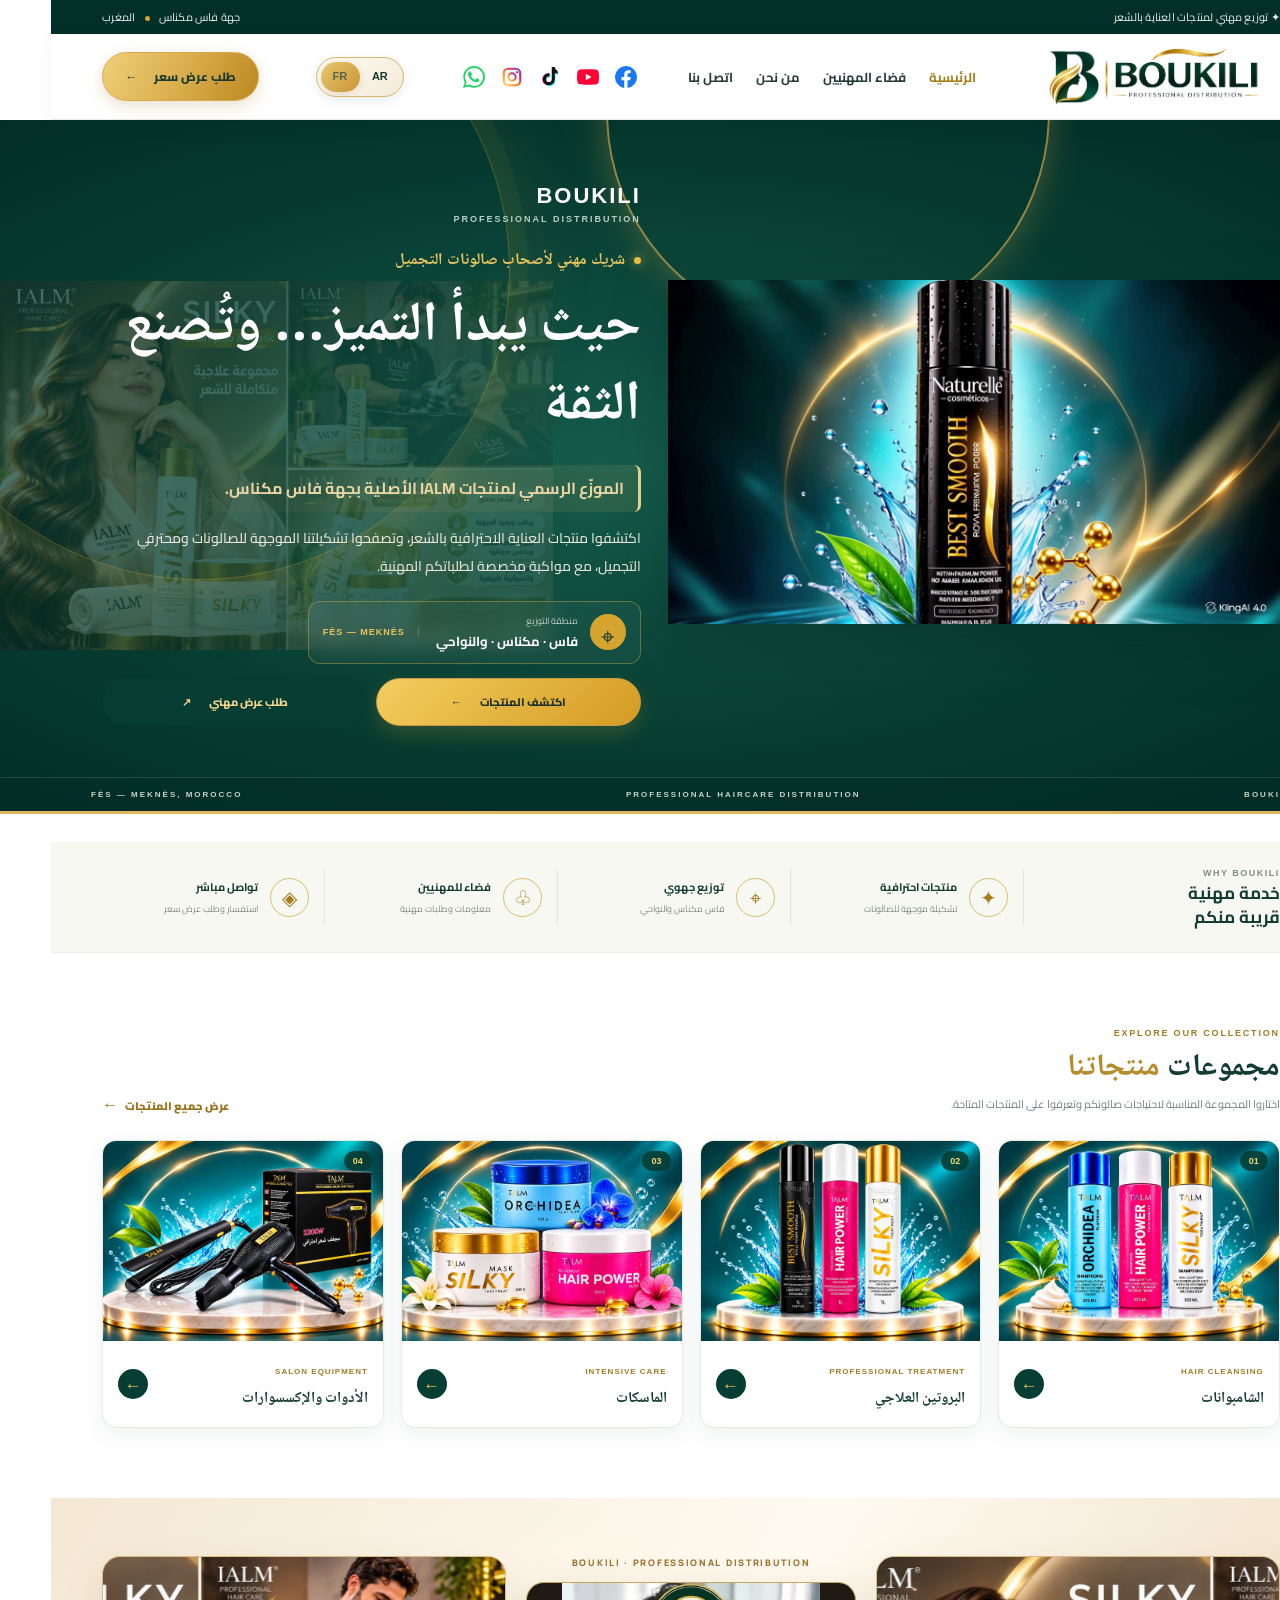
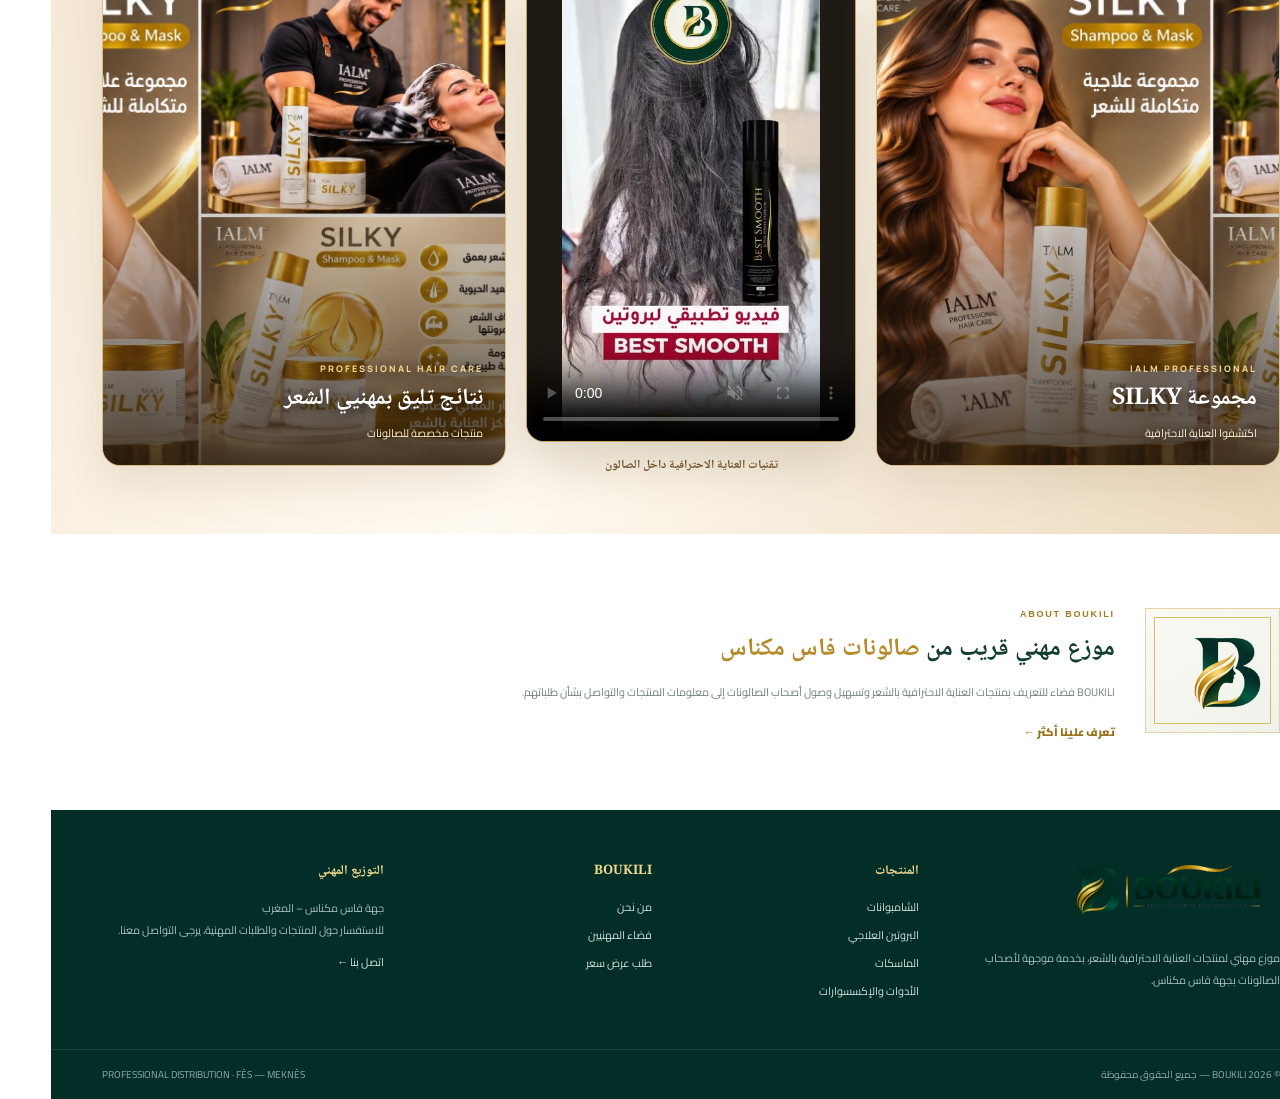
<file: index.html>
<!doctype html>
<html lang="ar" dir="rtl">
<head>
<meta charset="utf-8"><meta name="viewport" content="width=device-width,initial-scale=1">
<meta name="theme-color" content="#063c34">
<meta name="description" content="Boukili موزع مهني لمنتجات IALM للعناية بالشعر، بخدمة موجهة لأصحاب الصالونات بجهة فاس مكناس.">
<title>BOUKILI | الموزع المهني بجهة فاس مكناس</title>
<link rel="preconnect" href="https://fonts.googleapis.com"><link rel="preconnect" href="https://fonts.gstatic.com" crossorigin><link href="https://fonts.googleapis.com/css2?family=Cairo:wght@400;500;600;700;800;900&family=Manrope:wght@400;500;600;700;800&family=Noto+Naskh+Arabic:wght@400;500;600;700&family=Playfair+Display:wght@500;600;700&display=swap" rel="stylesheet"><link rel="stylesheet" href="assets/style.css">
</head>
<body class="home-lux">
<div class="topbar"><div class="container topinner"><span>✦ توزيع مهني لمنتجات العناية بالشعر</span><span>جهة فاس مكناس <i class="dot"></i> المغرب</span></div></div>
<header class="site-header"><div class="container header-inner">
<a class="brand" href="index.html"><img class="brand-logo-img" src="assets/images/boukili-logo.webp" alt="BOUKILI Professional Distribution"></a>
<button class="menu-toggle" id="hamb" aria-label="فتح القائمة" aria-expanded="false">☰</button>
<nav id="nav"><a class="active" href="index.html">الرئيسية</a><a href="professionals.html">فضاء المهنيين</a><a href="about.html">من نحن</a><a href="contact.html">اتصل بنا</a></nav>
<div class="social-icons-header" aria-label="تابعونا على منصات التواصل">
<a class="social-icon social-whatsapp" href="https://wa.me/212762486632" target="_blank" rel="noopener" aria-label="WhatsApp" title="WhatsApp"><svg viewBox="0 0 24 24" aria-hidden="true"><path fill="currentColor" d="M20.5 3.5A11.8 11.8 0 0 0 12.1 0C5.6 0 .3 5.3.3 11.8c0 2.1.6 4.1 1.6 5.9L0 24l6.5-1.7a11.8 11.8 0 0 0 5.6 1.4h.1c6.5 0 11.8-5.3 11.8-11.8 0-3.2-1.2-6.1-3.5-8.4ZM12.1 21.7c-1.8 0-3.5-.5-5-1.4l-.4-.2-3.8 1 1-3.7-.2-.4a9.8 9.8 0 1 1 8.4 4.7Zm5.4-7.3c-.3-.2-1.8-.9-2.1-1-.3-.1-.5-.2-.7.2-.2.3-.8 1-1 1.2-.2.2-.4.2-.7.1-.3-.2-1.3-.5-2.5-1.6-.9-.8-1.5-1.8-1.7-2.1-.2-.3 0-.5.1-.6l.5-.6c.2-.2.2-.3.3-.5.1-.2 0-.4 0-.6-.1-.2-.7-1.7-1-2.3-.2-.6-.5-.5-.7-.5h-.6c-.2 0-.6.1-.9.4-.3.3-1.1 1.1-1.1 2.6s1.1 3 1.2 3.2c.2.2 2.2 3.4 5.3 4.7.7.3 1.3.5 1.7.6.7.2 1.4.2 1.9.1.6-.1 1.8-.7 2-1.4.3-.7.3-1.3.2-1.4-.1-.2-.3-.3-.6-.4Z"/></svg></a>
<a class="social-icon social-instagram" href="https://www.instagram.com/beaute_boukili" target="_blank" rel="noopener" aria-label="Instagram" title="Instagram"><svg viewBox="0 0 24 24" aria-hidden="true"><defs><linearGradient id="igGradient" x1="0" y1="1" x2="1" y2="0"><stop stop-color="#feda75"/><stop offset=".45" stop-color="#fa7e1e"/><stop offset=".72" stop-color="#d62976"/><stop offset="1" stop-color="#4f5bd5"/></linearGradient></defs><rect x="3" y="3" width="18" height="18" rx="5" fill="none" stroke="url(#igGradient)" stroke-width="2.4"/><circle cx="12" cy="12" r="4" fill="none" stroke="url(#igGradient)" stroke-width="2.2"/><circle cx="17.6" cy="6.7" r="1.3" fill="#d62976"/></svg></a>
<a class="social-icon social-tiktok" href="https://www.tiktok.com/@boukili_meknes" target="_blank" rel="noopener" aria-label="TikTok" title="TikTok"><svg viewBox="0 0 24 24" aria-hidden="true"><path fill="#25F4EE" d="M15 2h3c.2 2 1.3 3.5 3 4.3v3.1a9 9 0 0 1-3-1v7.1a6.5 6.5 0 1 1-6.5-6.5h.8v3.3h-.8a3.2 3.2 0 1 0 3.2 3.2V2Z"/><path fill="#FE2C55" d="M13.5 1h3c.2 2 1.3 3.5 3 4.3v3.1a9 9 0 0 1-3-1v7.1a6.5 6.5 0 1 1-6.5-6.5h.8v3.3H11a3.2 3.2 0 1 0 3.2 3.2V1Z"/><path fill="#111" d="M14.2 1h3c.2 2 1.3 3.5 3 4.3v3.1a9 9 0 0 1-3-1v7.1a6.5 6.5 0 1 1-6.5-6.5h.8v3.3h-.8a3.2 3.2 0 1 0 3.2 3.2V1Z"/></svg></a>
<a class="social-icon social-youtube" href="https://youtube.com/@boukiliabdallah" target="_blank" rel="noopener" aria-label="YouTube" title="YouTube"><svg viewBox="0 0 24 24" aria-hidden="true"><path fill="#FF0033" d="M23.5 6.2a3 3 0 0 0-2.1-2.1C19.5 3.6 12 3.6 12 3.6s-7.5 0-9.4.5A3 3 0 0 0 .5 6.2 31 31 0 0 0 0 12a31 31 0 0 0 .5 5.8 3 3 0 0 0 2.1 2.1c1.9.5 9.4.5 9.4.5s7.5 0 9.4-.5a3 3 0 0 0 2.1-2.1A31 31 0 0 0 24 12a31 31 0 0 0-.5-5.8Z"/><path fill="#fff" d="m9.6 15.5 6.2-3.5-6.2-3.5v7Z"/></svg></a>
<a class="social-icon social-facebook" href="https://www.facebook.com/share/19rXAyGhDk/" target="_blank" rel="noopener" aria-label="Facebook" title="Facebook"><svg viewBox="0 0 24 24" aria-hidden="true"><path fill="#1877F2" d="M24 12a12 12 0 1 0-13.9 11.9v-8.4H7.1V12h3V9.3c0-3 1.8-4.7 4.5-4.7 1.3 0 2.6.2 2.6.2v2.9h-1.5c-1.5 0-2 .9-2 1.9V12h3.4l-.5 3.5h-2.9v8.4A12 12 0 0 0 24 12Z"/></svg></a>
</div><a class="header-cta" href="quote.html">طلب عرض سعر <span>←</span></a>
</div></header>
<main>
<section class="lux-hero" aria-label="واجهة Boukili الرئيسية">
  <div class="lux-glow"></div>
  <div class="container lux-hero-grid">
    <div class="lux-visual">
      <div class="visual-frame">
        <video class="hero-product-video" autoplay muted loop playsinline preload="metadata" poster="assets/images/hero-video-poster.jpg" aria-label="إعلان متحرك لمنتج Naturelle Best Smooth">
          <source src="assets/videos/hero-product.mp4" type="video/mp4">
        </video>
      </div>
    </div>
    <div class="lux-copy">
      <div class="lux-brandline">BOUKILI<small>PROFESSIONAL DISTRIBUTION</small></div>
      <span class="lux-kicker"><i></i> شريك مهني لأصحاب صالونات التجميل</span>
      <h1>حيث يبدأ التميز… وتُصنع الثقة</h1>
      <div class="lux-distributor-line">الموزّع الرسمي لمنتجات IALM الأصلية بجهة فاس مكناس.</div>
      <p>اكتشفوا منتجات العناية الاحترافية بالشعر، وتصفحوا تشكيلتنا الموجهة للصالونات ومحترفي التجميل، مع مواكبة مخصصة لطلباتكم المهنية.</p>
      <div class="region-card"><span class="region-pin">⌖</span><div><small>منطقة التوزيع</small><strong>فاس · مكناس · والنواحي</strong></div><span class="region-mark">FÈS — MEKNÈS</span></div>
      <div class="lux-actions"><a class="btn btn-gold" href="category.html?cat=shampoings">اكتشف المنتجات <b>←</b></a><a class="btn lux-contact" href="quote.html">طلب عرض مهني <b>↗</b></a></div>
    </div>
  </div>
  <div class="lux-hero-foot"><span>BOUKILI</span><span>PROFESSIONAL HAIRCARE DISTRIBUTION</span><span>FÈS — MEKNÈS, MOROCCO</span></div>
</section>
<section class="proof-band"><div class="container proof-grid">
  <div class="proof-intro"><small>WHY BOUKILI</small><strong>خدمة مهنية<br>قريبة منكم</strong></div>
  <article><span class="proof-icon">✦</span><div><b>منتجات احترافية</b><small>تشكيلة موجهة للصالونات</small></div></article>
  <article><span class="proof-icon">⌖</span><div><b>توزيع جهوي</b><small>فاس مكناس والنواحي</small></div></article>
  <article><span class="proof-icon">♧</span><div><b>فضاء للمهنيين</b><small>معلومات وطلبات مهنية</small></div></article>
  <article><span class="proof-icon">◈</span><div><b>تواصل مباشر</b><small>استفسار وطلب عرض سعر</small></div></article>
</div></section>
<section class="section container lux-categories" id="categories">
  <div class="lux-section-head"><div><span class="lux-section-kicker">EXPLORE OUR COLLECTION</span><h2>مجموعات <em>منتجاتنا</em></h2><p>اختاروا المجموعة المناسبة لاحتياجات صالونكم وتعرفوا على المنتجات المتاحة.</p></div><a class="lux-viewall" href="category.html?cat=shampoings">عرض جميع المنتجات <b>←</b></a></div>
  <div class="lux-category-grid">
    <a class="lux-category-card" href="category.html?cat=shampoings"><div class="lux-cat-image"><img src="assets/images/category-shampoings.webp" alt="مجموعة الشامبوانات" loading="lazy"><span>01</span></div><div class="lux-cat-label"><div><small>HAIR CLEANSING</small><h3>الشامبوانات</h3></div><b>←</b></div></a>
    <a class="lux-category-card" href="category.html?cat=proteines"><div class="lux-cat-image"><img src="assets/images/category-proteines.webp" alt="مجموعة البروتين العلاجي" loading="lazy"><span>02</span></div><div class="lux-cat-label"><div><small>PROFESSIONAL TREATMENT</small><h3>البروتين العلاجي</h3></div><b>←</b></div></a>
    <a class="lux-category-card" href="category.html?cat=masques"><div class="lux-cat-image"><img src="assets/images/category-masques.webp" alt="مجموعة الماسكات" loading="lazy"><span>03</span></div><div class="lux-cat-label"><div><small>INTENSIVE CARE</small><h3>الماسكات</h3></div><b>←</b></div></a>
    <a class="lux-category-card" href="category.html?cat=accessoires"><div class="lux-cat-image"><img src="assets/images/category-accessoires.webp" alt="الأدوات والإكسسوارات" loading="lazy"><span>04</span></div><div class="lux-cat-label"><div><small>SALON EQUIPMENT</small><h3>الأدوات والإكسسوارات</h3></div><b>←</b></div></a>
  </div>
</section>

<section class="lux-pro-panel lux-pro-static lux-salon-video-section" aria-label="فيديو تطبيقي وإعلانات منتجات IALM">
  <div class="container salon-showcase">
    <a class="salon-ad salon-ad-left" href="category.html?cat=shampoings" aria-label="اكتشف مجموعة IALM Silky">
      <img src="assets/images/silky-campaign-banner.jpg" alt="إعلان مجموعة IALM Silky للعناية بالشعر" loading="lazy">
      <span class="salon-ad-caption"><small>IALM PROFESSIONAL</small><strong>مجموعة SILKY</strong><em>اكتشفوا العناية الاحترافية</em></span>
    </a>
    <div class="salon-video-wrap">
      <span class="salon-video-kicker">BOUKILI · PROFESSIONAL DISTRIBUTION</span>
      <video class="salon-feature-video" autoplay muted loop playsinline controls preload="metadata" poster="assets/images/salon-treatment-poster.jpg" aria-label="فيديو تطبيقي لمنتج BEST SMOOTH من BOUKILI"><source src="assets/videos/salon-treatment.mp4" type="video/mp4">متصفحك لا يدعم تشغيل الفيديو.</video>
      <span class="salon-video-caption">تقنيات العناية الاحترافية داخل الصالون</span>
    </div>
    <a class="salon-ad salon-ad-right" href="category.html?cat=shampoings" aria-label="اكتشف منتجات IALM المهنية">
      <img src="assets/images/silky-campaign-banner.jpg" alt="منتجات IALM الاحترافية وتجربة العناية في الصالون" loading="lazy">
      <span class="salon-ad-caption"><small>PROFESSIONAL HAIR CARE</small><strong>نتائج تليق بمهنيي الشعر</strong><em>منتجات مخصصة للصالونات</em></span>
    </a>
  </div>
</section>
<section class="lux-about container"><div class="lux-about-mark"><img src="assets/images/boukili-emblem.png" alt="رمز BOUKILI" loading="lazy" decoding="async"></div><div><span class="lux-section-kicker">ABOUT BOUKILI</span><h2>موزع مهني قريب من <em>صالونات فاس مكناس</em></h2><p>BOUKILI فضاء للتعريف بمنتجات العناية الاحترافية بالشعر وتسهيل وصول أصحاب الصالونات إلى معلومات المنتجات والتواصل بشأن طلباتهم.</p><a class="lux-viewall" href="about.html">تعرف علينا أكثر ←</a></div></section>
</main>
<footer><div class="container footer-main"><div class="footer-brand"><a class="brand" href="index.html"><img class="brand-logo-img" src="assets/images/boukili-logo.webp" alt="BOUKILI Professional Distribution"></a><p>موزع مهني لمنتجات العناية الاحترافية بالشعر، بخدمة موجهة لأصحاب الصالونات بجهة فاس مكناس.</p></div><div><h3>المنتجات</h3><a href="category.html?cat=shampoings">الشامبوانات</a><a href="category.html?cat=proteines">البروتين العلاجي</a><a href="category.html?cat=masques">الماسكات</a><a href="category.html?cat=accessoires">الأدوات والإكسسوارات</a></div><div><h3>BOUKILI</h3><a href="about.html">من نحن</a><a href="professionals.html">فضاء المهنيين</a><a href="quote.html">طلب عرض سعر</a></div><div><h3>التوزيع المهني</h3><p>جهة فاس مكناس – المغرب<br>للاستفسار حول المنتجات والطلبات المهنية، يرجى التواصل معنا.</p><a href="contact.html">اتصل بنا ←</a></div></div><div class="footer-bottom"><div class="container"><span>© 2026 BOUKILI — جميع الحقوق محفوظة</span><span>PROFESSIONAL DISTRIBUTION · FÈS — MEKNÈS</span></div></div></footer>
<script src="assets/app.js"></script>
<script src="assets/i18n.js"></script></body></html>
</file>
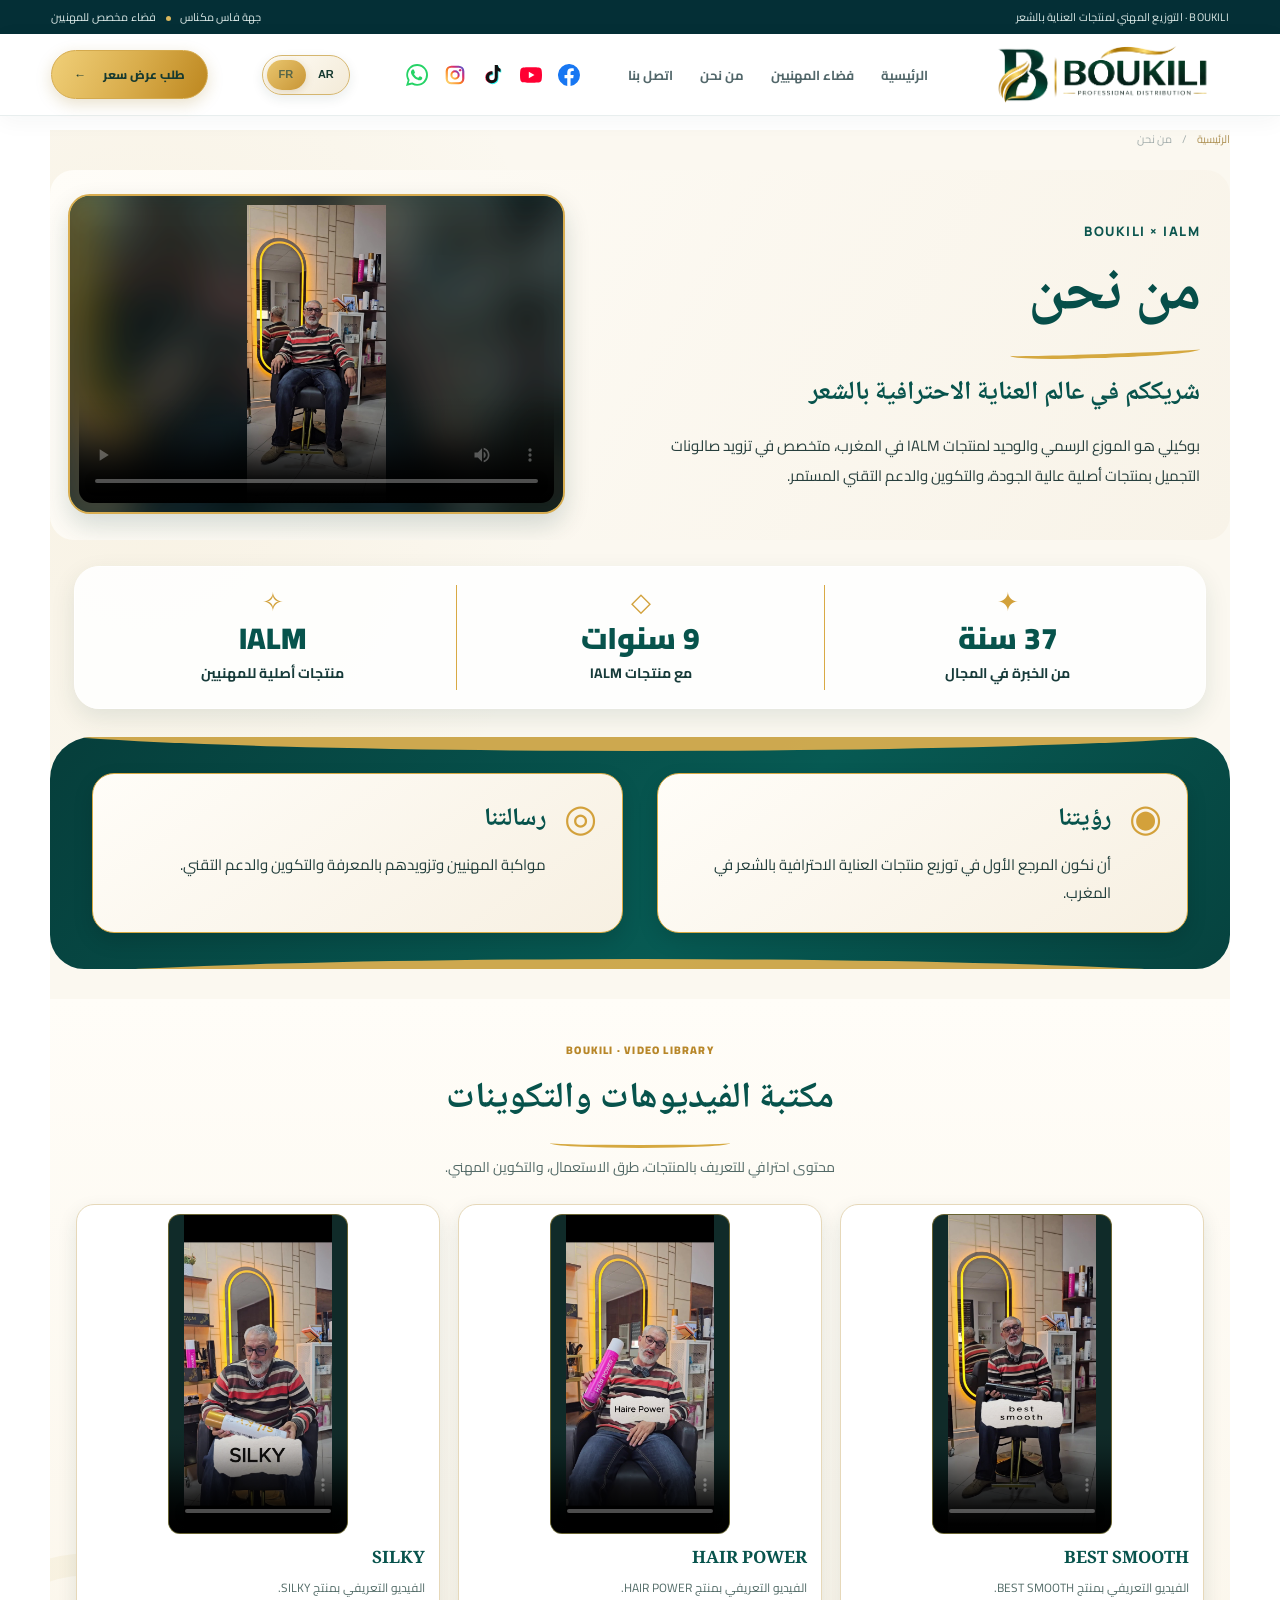
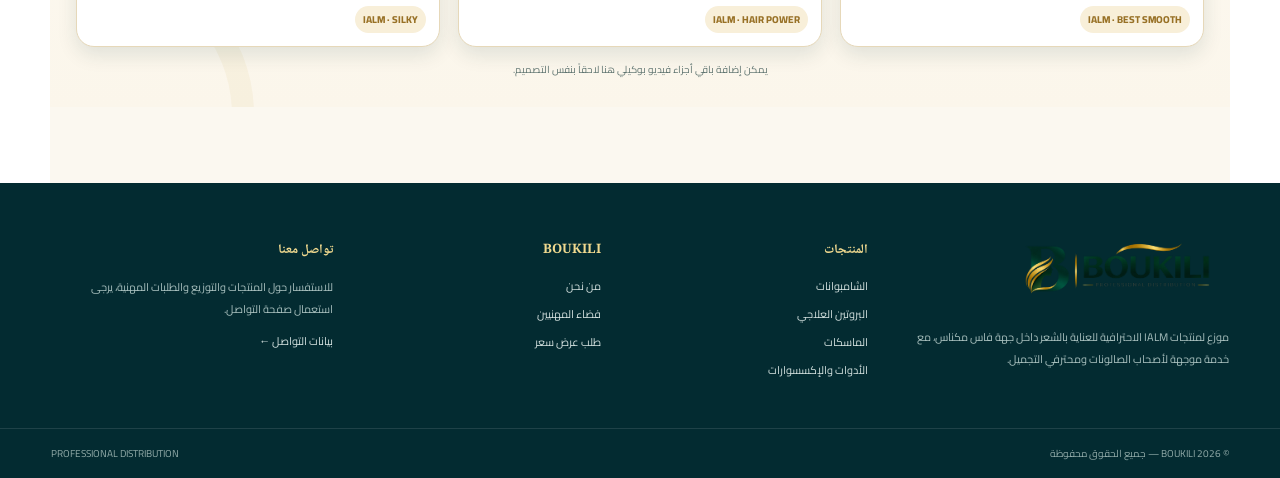
<file: about.html>
<!doctype html><html lang="ar" dir="rtl"><head><meta charset="utf-8"><meta name="viewport" content="width=device-width,initial-scale=1"><meta name="theme-color" content="#07534c"><title>من نحن | BOUKILI</title><link rel="preconnect" href="https://fonts.googleapis.com"><link rel="preconnect" href="https://fonts.gstatic.com" crossorigin><link href="https://fonts.googleapis.com/css2?family=Cairo:wght@400;500;600;700;800;900&family=Manrope:wght@400;500;600;700;800&family=Noto+Naskh+Arabic:wght@400;500;600;700&family=Playfair+Display:wght@500;600;700&display=swap" rel="stylesheet"><link rel="stylesheet" href="assets/style.css">
<style>
.about-page{padding-bottom:70px}
.about-hero-premium{position:relative;display:grid;grid-template-columns:minmax(0,1fr) minmax(330px,.82fr);gap:42px;align-items:center;margin:24px 0 58px;padding:38px 42px;background:linear-gradient(125deg,#f8f5ed 0%,#fff 52%,#f2f6f4 100%);border:1px solid #e8e2d4;border-radius:24px;overflow:hidden;box-shadow:0 18px 48px rgba(5,55,53,.09)}
.about-hero-premium:after{content:"";position:absolute;inset:auto -110px -220px auto;width:420px;height:420px;border:38px solid rgba(8,83,76,.07);border-radius:50%;pointer-events:none}
.about-hero-copy{position:relative;z-index:1;padding:8px 0}
.about-kicker,.about-label{display:inline-block;color:#b18a37;font-size:11px;font-weight:900;letter-spacing:1.2px}
.about-hero-copy h1{font-size:clamp(34px,4.2vw,54px);line-height:1.35;color:#07534c;margin:14px 0 12px;font-weight:900}
.about-hero-copy h2{font-size:clamp(18px,2vw,23px);line-height:1.65;color:#173b3a;margin:0 0 14px}
.about-hero-copy p{font-size:15px;line-height:2.15;color:#607274;margin:0;max-width:640px}
.about-hero-points{display:grid;grid-template-columns:repeat(3,1fr);gap:12px;margin:25px 0 0}
.about-hero-point{padding:13px 10px;border:1px solid #e5e9e5;border-radius:12px;background:rgba(255,255,255,.78);text-align:center;color:#07534c;font-size:12px;font-weight:800;line-height:1.7}
.about-hero-point strong{display:block;color:#b18a37;font-size:19px;margin-bottom:3px}
.about-hero-video-wrap{position:relative;z-index:1;display:flex;justify-content:center;align-items:center;padding:12px;border:2px solid #c7a04a;border-radius:22px;background:#fff;box-shadow:0 18px 42px rgba(3,45,43,.18)}
.about-hero-video{display:block;width:min(100%,390px);height:auto;max-height:760px;aspect-ratio:1080/2320;object-fit:contain;background:#092b29;border-radius:13px}
.about-experience{margin:0 0 58px;padding:30px 30px 32px;border-radius:22px;background:linear-gradient(135deg,#fff 0%,#f7f8f4 100%);border:1px solid #e9e8df;box-shadow:0 14px 38px rgba(5,55,53,.07)}
.about-section-title{display:flex;align-items:center;gap:16px;margin:0 0 22px}
.about-section-title:after{content:"";height:1px;flex:1;background:linear-gradient(90deg,transparent,#d7bd7e)}
.about-section-title .about-label{white-space:nowrap}
.about-section-title h2{font-size:clamp(24px,3vw,34px);color:#07534c;margin:5px 0 0}
.about-experience-grid{display:grid;grid-template-columns:1.05fr .95fr;gap:28px;align-items:center}
.about-photo-grid{display:grid;grid-template-columns:1.1fr .9fr;grid-template-rows:repeat(2,minmax(150px,1fr));gap:12px;min-height:360px;direction:ltr}
.about-photo-grid figure{margin:0;border-radius:15px;overflow:hidden;background:#e8eeeb;box-shadow:0 7px 20px rgba(0,0,0,.08)}
.about-photo-grid figure:first-child{grid-row:1/3}
.about-photo-grid img{width:100%;height:100%;display:block;object-fit:cover}
.about-experience-copy h3{font-size:22px;color:#173b3a;margin:0 0 14px}
.about-stats{display:grid;grid-template-columns:1fr 1fr;gap:12px;margin:0 0 15px}
.about-stat{padding:15px 12px;text-align:center;border-radius:14px;background:#fff;border:1px solid #e6e4d9;border-bottom:3px solid #c7a04a;box-shadow:0 6px 16px rgba(5,55,53,.06)}
.about-stat strong{display:block;font-size:34px;line-height:1.15;color:#07534c;font-weight:900}
.about-stat span{display:block;color:#637477;font-size:12px;line-height:1.7;margin-top:5px}
.about-experience-copy p{font-size:13px;line-height:2.1;color:#657678;margin:0}
.about-direction-card{margin-top:18px;padding:17px 19px;background:#f7f8f4;border-right:3px solid #c7a04a;border-radius:12px}
.about-direction-card h4{font-size:15px;color:#07534c;margin:0 0 8px}
.about-direction-card p{font-size:12px;line-height:2;color:#647577;margin:0}
.about-values{display:grid;grid-template-columns:1fr 1fr;gap:10px;margin-top:12px}
.about-values div{background:#fff;border:1px solid #e8e9e2;border-radius:10px;padding:11px 13px}
.about-values b,.about-values span{display:block}
.about-values b{color:#07534c;font-size:13px;margin-bottom:4px}
.about-values span{color:#708184;font-size:11px;line-height:1.8}
.about-video-library{position:relative;margin:0 0 42px;padding:42px 30px 36px;border-radius:24px;background:linear-gradient(145deg,#064d48,#082f30);color:#fff;overflow:hidden}
.about-video-library:before{content:"";position:absolute;top:-170px;left:-130px;width:360px;height:360px;border:30px solid rgba(207,171,92,.18);border-radius:50%}
.about-video-heading{position:relative;text-align:center;margin:0 auto 28px;max-width:720px}
.about-video-heading .about-label{color:#e0c17a}
.about-video-heading h2{font-size:clamp(24px,3vw,34px);color:#fff;margin:8px 0 7px}
.about-video-heading p{font-size:13px;color:#d3e0dc;line-height:1.9;margin:0}
.about-video-grid{position:relative;display:grid;grid-template-columns:repeat(3,minmax(0,1fr));gap:18px}
.about-video-card{background:#fff;color:#173b3a;border:1px solid rgba(222,190,119,.8);border-radius:16px;padding:11px;box-shadow:0 12px 28px rgba(0,0,0,.16);overflow:hidden}
.about-video-card video{display:block;width:100%;aspect-ratio:16/10;object-fit:contain;background:#102b29;border-radius:10px}
.about-video-card h3{font-size:15px;color:#07534c;margin:12px 4px 4px}
.about-video-card p{font-size:11px;line-height:1.8;color:#718184;margin:0 4px 8px}
.about-video-tag{display:inline-block;margin:0 4px 4px;padding:5px 9px;border-radius:20px;background:#f7f0df;color:#9c782e;font-size:10px;font-weight:800}
.about-video-note{position:relative;text-align:center;color:#d7e5e1;font-size:11px;line-height:1.8;margin:20px 0 0}
@media(max-width:900px){.about-hero-premium{grid-template-columns:minmax(0,1fr) minmax(280px,.8fr);gap:24px;padding:28px}.about-hero-video{width:min(100%,340px)}.about-experience-grid{grid-template-columns:1fr}.about-photo-grid{min-height:330px}.about-video-grid{grid-template-columns:1fr 1fr}}
@media(max-width:650px){.about-hero-premium{grid-template-columns:1fr;padding:20px;margin:18px 0 34px;gap:22px}.about-hero-video-wrap{grid-row:1}.about-hero-video{width:min(100%,340px);max-height:68vh}.about-hero-copy{padding:0}.about-hero-copy h1{font-size:34px}.about-hero-copy p{font-size:13px}.about-hero-points{gap:7px}.about-hero-point{font-size:10px;padding:10px 5px}.about-hero-point strong{font-size:16px}.about-experience{padding:20px 15px;margin-bottom:34px}.about-section-title{align-items:flex-start;flex-direction:column;gap:5px}.about-section-title:after{width:100%;flex:none}.about-photo-grid{min-height:270px;grid-template-rows:repeat(2,minmax(120px,1fr));gap:8px}.about-experience-copy h3{font-size:19px}.about-stats{gap:8px}.about-stat{padding:12px 8px}.about-stat strong{font-size:29px}.about-video-library{padding:30px 15px 25px;border-radius:18px}.about-video-grid{grid-template-columns:1fr;gap:13px}.about-video-card video{aspect-ratio:16/9}.about-values{grid-template-columns:1fr 1fr}}

/* Video-only About page refinement: remove static photo gallery and balance the experience text. */
.about-experience-grid.about-experience-video-only{display:block;max-width:980px;margin:0 auto}
.about-experience-video-only .about-experience-copy{max-width:900px;margin:0 auto}
.about-experience-video-only .about-experience-copy>h3{text-align:center;font-size:24px;margin-bottom:18px}
.about-experience-video-only .about-stats{grid-template-columns:repeat(2,minmax(0,1fr));max-width:620px;margin:0 auto 20px}
.about-experience-video-only .about-experience-copy>p{text-align:center;max-width:850px;margin:0 auto;font-size:14px}
.about-experience-video-only .about-direction-card{margin-top:22px}
@media(max-width:650px){.about-experience-video-only .about-stats{max-width:100%;gap:9px}.about-experience-video-only .about-experience-copy>p{text-align:right;font-size:13px}}


/* Premium balance pass — About page only */
.about-page{max-width:1160px;padding-bottom:54px}
.about-page .breadcrumbs{margin:18px 0 14px;opacity:.78}
.about-hero-premium{grid-template-columns:minmax(0,1.12fr) minmax(270px,.72fr);gap:clamp(24px,4vw,54px);align-items:center;margin:16px 0 30px;padding:clamp(24px,3.2vw,42px);border-radius:20px;background:linear-gradient(118deg,#f7f4ec 0%,#fff 58%,#f1f5f1 100%);box-shadow:0 12px 34px rgba(5,55,53,.075)}
.about-hero-premium:after{width:330px;height:330px;border-width:28px;opacity:.75}
.about-hero-copy{padding:0;max-width:640px}
.about-hero-copy h1{font-size:clamp(30px,3.4vw,45px);line-height:1.28;margin:10px 0 8px;letter-spacing:-.5px}
.about-hero-copy h2{font-size:clamp(16px,1.65vw,20px);line-height:1.7;margin:0 0 10px}
.about-hero-copy p{font-size:13px;line-height:2;color:#667675;max-width:590px}
.about-hero-points{gap:9px;margin-top:18px}
.about-hero-point{padding:11px 8px;border-radius:11px;font-size:11px;line-height:1.65;box-shadow:0 4px 12px rgba(5,55,53,.035)}
.about-hero-point strong{font-size:17px;margin-bottom:2px}
.about-hero-video-wrap{width:100%;max-width:330px;justify-self:center;padding:8px;border-width:1.5px;border-radius:18px;box-shadow:0 12px 28px rgba(3,45,43,.14)}
.about-hero-video{width:100%;max-height:610px;aspect-ratio:1080/2320;border-radius:11px}
.about-experience{margin:0 0 30px;padding:26px 30px 28px;border-radius:19px;background:linear-gradient(135deg,#fff 0%,#f8f8f4 100%);box-shadow:0 9px 26px rgba(5,55,53,.055)}
.about-section-title{margin-bottom:16px}
.about-section-title h2{font-size:clamp(21px,2.5vw,29px)}
.about-experience-grid.about-experience-video-only{max-width:900px}
.about-experience-video-only .about-experience-copy{max-width:850px}
.about-experience-video-only .about-experience-copy>h3{text-align:right;font-size:18px;margin:0 0 12px;color:#174541}
.about-experience-video-only .about-stats{max-width:520px;gap:12px;margin:0 auto 16px}
.about-stat{padding:12px 14px;border-radius:12px;border-bottom-width:2px}
.about-stat strong{font-size:30px}
.about-stat span{font-size:11px;line-height:1.65}
.about-experience-video-only .about-experience-copy>p{text-align:right;max-width:850px;font-size:12px;line-height:2;color:#647574}
.about-experience-video-only .about-direction-card{margin-top:16px;padding:15px 18px;border-radius:12px;background:#f5f6f1}
.about-direction-card h4{font-size:14px;margin-bottom:6px}
.about-direction-card p{font-size:11px;line-height:1.95}
.about-values{gap:12px;margin-top:12px}
.about-values div{padding:10px 13px;border-radius:9px}
.about-values b{font-size:12px}
.about-values span{font-size:10px;line-height:1.75}
.about-video-library{margin:0 0 32px;padding:32px 28px 26px;border-radius:20px;box-shadow:0 12px 28px rgba(5,55,53,.10)}
.about-video-library:before{width:280px;height:280px;border-width:22px;opacity:.75}
.about-video-heading{margin-bottom:20px}
.about-video-heading h2{font-size:clamp(22px,2.6vw,30px);margin:6px 0}
.about-video-heading p{font-size:12px}
.about-video-grid{gap:14px;align-items:stretch}
.about-video-card{display:flex;flex-direction:column;padding:9px;border-radius:13px;box-shadow:0 8px 20px rgba(0,0,0,.13)}
.about-video-card video{width:100%;aspect-ratio:16/9;object-fit:contain;border-radius:8px;background:#102b29}
.about-video-card h3{font-size:13px;line-height:1.6;margin:10px 4px 3px}
.about-video-card p{font-size:10px;line-height:1.7;margin:0 4px 7px;flex:1}
.about-video-tag{font-size:9px;padding:4px 8px;align-self:flex-start}
.about-video-note{font-size:10px;margin-top:14px}
@media(max-width:900px){
 .about-hero-premium{grid-template-columns:minmax(0,1fr) minmax(250px,.78fr);gap:22px;padding:24px}
 .about-hero-video-wrap{max-width:290px}
 .about-hero-copy h1{font-size:clamp(27px,4vw,38px)}
 .about-hero-points{grid-template-columns:repeat(3,minmax(0,1fr))}
 .about-video-grid{grid-template-columns:repeat(2,minmax(0,1fr))}
}
@media(max-width:650px){
 .about-page{padding-bottom:34px}
 .about-hero-premium{grid-template-columns:1fr;gap:18px;margin:12px 0 22px;padding:17px;border-radius:15px}
 .about-hero-video-wrap{grid-row:1;max-width:250px;padding:6px;border-radius:14px}
 .about-hero-video{width:100%;max-height:58vh}
 .about-hero-copy h1{font-size:29px;margin:8px 0 5px}
 .about-hero-copy h2{font-size:15px;line-height:1.65}
 .about-hero-copy p{font-size:12px;line-height:1.9}
 .about-hero-points{grid-template-columns:repeat(3,minmax(0,1fr));gap:6px;margin-top:13px}
 .about-hero-point{padding:9px 5px;font-size:9px;line-height:1.55}
 .about-hero-point strong{font-size:14px}
 .about-experience{padding:18px 14px;margin-bottom:22px;border-radius:15px}
 .about-section-title{margin-bottom:13px}
 .about-section-title h2{font-size:21px}
 .about-experience-video-only .about-experience-copy>h3{text-align:right;font-size:16px}
 .about-experience-video-only .about-stats{grid-template-columns:repeat(2,minmax(0,1fr));gap:8px;margin-bottom:12px}
 .about-stat{padding:10px 7px}
 .about-stat strong{font-size:26px}
 .about-stat span{font-size:10px}
 .about-experience-video-only .about-experience-copy>p{text-align:right;font-size:11px;line-height:1.9}
 .about-experience-video-only .about-direction-card{margin-top:13px;padding:12px}
 .about-direction-card h4{font-size:13px}
 .about-direction-card p{font-size:10px;line-height:1.85}
 .about-values{grid-template-columns:1fr 1fr;gap:7px}
 .about-values div{padding:9px}
 .about-values b{font-size:11px}
 .about-values span{font-size:9px;line-height:1.7}
 .about-video-library{padding:24px 12px 20px;margin-bottom:22px;border-radius:15px}
 .about-video-heading{margin-bottom:15px}
 .about-video-heading h2{font-size:21px}
 .about-video-heading p{font-size:10px;line-height:1.8}
 .about-video-grid{grid-template-columns:1fr;gap:11px}
 .about-video-card{padding:8px}
 .about-video-card video{aspect-ratio:16/9}
 .about-video-card h3{font-size:13px;margin-top:8px}
 .about-video-card p{font-size:10px}
}


/* BOUKILI visual direction — faithful implementation of the approved mockup */
.about-page{width:min(1180px,94%);max-width:none;padding-bottom:48px;background:radial-gradient(ellipse at 8% 18%,rgba(207,165,75,.08),transparent 28%),#fbf8f0}
.about-page .breadcrumbs{margin:14px 0 12px}
.about-showcase{display:grid;grid-template-columns:minmax(340px,.92fr) minmax(0,1.08fr);direction:ltr;align-items:center;gap:clamp(28px,5vw,66px);margin:20px 0 26px;padding:24px 18px 26px;background:linear-gradient(120deg,#fffdf8 0%,#f8f3e8 100%);border:0;border-radius:24px;box-shadow:none;overflow:hidden}
.about-showcase:after{display:none}
.about-showcase-video{grid-column:1;grid-row:1;position:relative;width:100%;height:320px;max-width:none;justify-self:stretch;padding:9px;border:2px solid #d8ad51;border-radius:22px;background:#073f3b;box-shadow:0 12px 26px rgba(5,57,52,.16);overflow:hidden}
.about-showcase-video:before{content:"";position:absolute;inset:0;background-image:url('assets/images/boukili-intro-poster.jpg');background-size:cover;background-position:center;filter:blur(18px) brightness(.55);transform:scale(1.12);opacity:.8}
.about-showcase-video video{position:relative;z-index:1;display:block;width:100%;height:100%;max-height:none;aspect-ratio:auto;object-fit:contain;background:transparent;border-radius:13px}
.about-showcase-copy{grid-column:2;grid-row:1;direction:rtl;text-align:right;max-width:600px;justify-self:end;padding:12px 12px 12px 0}
.about-showcase-copy .about-kicker{font:800 13px Manrope,Arial,sans-serif;letter-spacing:1.5px;color:#0b554e}
.about-showcase-copy h1{font-size:clamp(40px,5vw,62px);line-height:1.2;color:#064e49;margin:14px 0 14px;font-weight:900}
.about-showcase-copy h1:after{content:"";display:block;width:190px;height:7px;margin:13px 0 0 auto;border-bottom:4px solid #d5a83f;border-radius:50%;transform:rotate(-2deg)}
.about-showcase-copy h2{font-size:clamp(19px,2.2vw,26px);color:#07534c;line-height:1.65;margin:0 0 16px}
.about-showcase-copy p{font-size:15px;line-height:2.05;color:#273f3d;max-width:600px;margin:0}
.about-proof-strip{display:grid;grid-template-columns:repeat(3,1fr);align-items:center;margin:0 24px 28px;padding:18px 14px;background:rgba(255,255,255,.88);border:1px solid #fff;border-radius:25px;box-shadow:0 9px 24px rgba(5,55,53,.10);direction:rtl}
.about-proof-item{min-height:105px;display:flex;flex-direction:column;align-items:center;justify-content:center;text-align:center;gap:2px;border-left:1px solid #d9aa45}
.about-proof-item:last-child{border-left:0}
.about-proof-icon{font-size:26px;line-height:1;color:#d2a13b;margin-bottom:3px}
.about-proof-item strong{font-size:30px;line-height:1.25;color:#07534c;font-weight:900}
.about-proof-item span:last-child{font-size:14px;color:#173b3a;font-weight:700}
.about-values-band{position:relative;display:grid;direction:ltr;grid-template-columns:1fr 1fr;gap:34px;margin:0 0 30px;padding:36px 42px;background:linear-gradient(130deg,#063e3b,#075a53 58%,#06433f);border-radius:42px 42px 34px 34px;overflow:hidden;isolation:isolate}
.about-values-band:before,.about-values-band:after{content:"";position:absolute;z-index:-1;left:-5%;right:-5%;height:54px;background:#d9ad50;border-radius:50%;opacity:.95}
.about-values-band:before{top:-40px}
.about-values-band:after{bottom:-44px}
.about-value-card{display:flex;align-items:flex-start;gap:18px;min-height:148px;padding:24px 25px;background:linear-gradient(145deg,#fffdf8,#f7f0e2);border:1.5px solid #d7a943;border-radius:22px;box-shadow:0 8px 20px rgba(0,0,0,.13);direction:rtl}
.about-value-icon{flex:0 0 auto;font-size:38px;line-height:1;color:#d3a13b}
.about-value-card h2{font-size:25px;color:#07534c;margin:0 0 10px;font-weight:900}
.about-value-card p{font-size:15px;line-height:1.9;color:#203d3b;margin:0}
.about-video-library{margin:0 0 28px;padding:34px 26px 28px;border-radius:0;background:linear-gradient(180deg,#fffdf8 0%,#fbf6eb 100%);color:#173b3a;box-shadow:none;overflow:hidden}
.about-video-library:before{top:auto;bottom:-170px;left:-120px;border-color:rgba(207,171,92,.12)}
.about-video-heading{margin-bottom:24px}
.about-video-heading .about-label{color:#b88729}
.about-video-heading h2{color:#07534c;font-size:clamp(27px,3vw,36px);font-weight:900}
.about-video-heading h2:after{content:"";display:block;width:180px;height:7px;margin:8px auto 0;border-bottom:3px solid #d5a83f;border-radius:50%}
.about-video-heading p{color:#526966;font-size:14px}
.about-video-grid{gap:18px}
.about-video-card{padding:9px;background:#fff;border:1px solid #e6d8b9;border-radius:18px;box-shadow:0 8px 20px rgba(5,55,53,.11)}
.about-video-card video{aspect-ratio:16/9;object-fit:cover;background:#102b29}
.about-video-card h3{font-size:17px;color:#07534c;margin:12px 5px 4px}
.about-video-card p{font-size:12px;color:#536c68;margin:0 5px 8px}
.about-video-tag{background:#f8efd9;color:#987126;font-size:10px}
.about-video-note{color:#607571}
@media(max-width:850px){.about-showcase{grid-template-columns:minmax(260px,.85fr) minmax(0,1.15fr);gap:24px;padding:18px}.about-showcase-video{height:280px}.about-values-band{gap:18px;padding:30px 24px}.about-value-card{padding:20px}.about-proof-strip{margin-inline:8px}}
@media(max-width:650px){.about-page{width:calc(100% - 24px)}.about-showcase{grid-template-columns:1fr;gap:18px;padding:14px;margin:12px 0 18px;border-radius:17px}.about-showcase-video{grid-column:1;grid-row:1;height:280px;max-width:100%;width:100%;justify-self:center}.about-showcase-copy{grid-column:1;grid-row:2;padding:5px 3px 10px;max-width:none}.about-showcase-copy h1{font-size:36px;margin:8px 0}.about-showcase-copy h2{font-size:18px}.about-showcase-copy p{font-size:13px}.about-proof-strip{margin:0 0 20px;padding:10px 5px;border-radius:17px}.about-proof-item{min-height:88px}.about-proof-icon{font-size:20px}.about-proof-item strong{font-size:22px}.about-proof-item span:last-child{font-size:10px}.about-values-band{grid-template-columns:1fr;gap:12px;padding:26px 14px;border-radius:25px;margin-bottom:20px}.about-value-card{min-height:unset;padding:17px;border-radius:16px;gap:12px}.about-value-icon{font-size:29px}.about-value-card h2{font-size:20px;margin-bottom:5px}.about-value-card p{font-size:12px}.about-video-library{padding:25px 8px 22px;margin-bottom:18px}.about-video-heading h2{font-size:24px}.about-video-heading p{font-size:11px}.about-video-grid{grid-template-columns:1fr;gap:12px}.about-video-card{padding:8px}.about-video-card h3{font-size:15px}.about-video-card p{font-size:11px}}


/* Product video cards: match the portrait intro-video presentation */
.about-video-card video{display:block;width:auto;height:320px;max-width:100%;aspect-ratio:9/16;object-fit:contain;align-self:center;margin:0 auto;background:#102b29;border:1px solid rgba(213,168,63,.45);border-radius:12px}
.about-video-card{align-items:stretch;min-width:0}
@media(max-width:850px){.about-video-card video{height:280px}}
@media(max-width:650px){.about-video-card video{height:280px;width:auto;max-width:100%}}
</style>
</head><body><div class="topbar"><div class="container topinner"><span>BOUKILI · التوزيع المهني لمنتجات العناية بالشعر</span><span>جهة فاس مكناس <i class="dot"></i> فضاء مخصص للمهنيين</span></div></div>
<header class="site-header"><div class="container header-inner"><a class="brand" href="index.html"><img class="brand-logo-img" src="assets/images/boukili-logo.webp" alt="BOUKILI Professional Distribution"></a><button class="menu-toggle" id="hamb" aria-label="فتح القائمة">☰</button><nav id="nav"><a href="index.html">الرئيسية</a><a href="professionals.html">فضاء المهنيين</a><a href="about.html">من نحن</a><a href="contact.html">اتصل بنا</a></nav><div class="social-icons-header" aria-label="تابعونا على منصات التواصل">
<a class="social-icon social-whatsapp" href="https://wa.me/212762486632" target="_blank" rel="noopener" aria-label="WhatsApp" title="WhatsApp"><svg viewBox="0 0 24 24" aria-hidden="true"><path fill="currentColor" d="M20.5 3.5A11.8 11.8 0 0 0 12.1 0C5.6 0 .3 5.3.3 11.8c0 2.1.6 4.1 1.6 5.9L0 24l6.5-1.7a11.8 11.8 0 0 0 5.6 1.4h.1c6.5 0 11.8-5.3 11.8-11.8 0-3.2-1.2-6.1-3.5-8.4ZM12.1 21.7c-1.8 0-3.5-.5-5-1.4l-.4-.2-3.8 1 1-3.7-.2-.4a9.8 9.8 0 1 1 8.4 4.7Zm5.4-7.3c-.3-.2-1.8-.9-2.1-1-.3-.1-.5-.2-.7.2-.2.3-.8 1-1 1.2-.2.2-.4.2-.7.1-.3-.2-1.3-.5-2.5-1.6-.9-.8-1.5-1.8-1.7-2.1-.2-.3 0-.5.1-.6l.5-.6c.2-.2.2-.3.3-.5.1-.2 0-.4 0-.6-.1-.2-.7-1.7-1-2.3-.2-.6-.5-.5-.7-.5h-.6c-.2 0-.6.1-.9.4-.3.3-1.1 1.1-1.1 2.6s1.1 3 1.2 3.2c.2.2 2.2 3.4 5.3 4.7.7.3 1.3.5 1.7.6.7.2 1.4.2 1.9.1.6-.1 1.8-.7 2-1.4.3-.7.3-1.3.2-1.4-.1-.2-.3-.3-.6-.4Z"/></svg></a>
<a class="social-icon social-instagram" href="https://www.instagram.com/beaute_boukili" target="_blank" rel="noopener" aria-label="Instagram" title="Instagram"><svg viewBox="0 0 24 24" aria-hidden="true"><defs><linearGradient id="igGradient" x1="0" y1="1" x2="1" y2="0"><stop stop-color="#feda75"/><stop offset=".45" stop-color="#fa7e1e"/><stop offset=".72" stop-color="#d62976"/><stop offset="1" stop-color="#4f5bd5"/></linearGradient></defs><rect x="3" y="3" width="18" height="18" rx="5" fill="none" stroke="url(#igGradient)" stroke-width="2.4"/><circle cx="12" cy="12" r="4" fill="none" stroke="url(#igGradient)" stroke-width="2.2"/><circle cx="17.6" cy="6.7" r="1.3" fill="#d62976"/></svg></a>
<a class="social-icon social-tiktok" href="https://www.tiktok.com/@boukili_meknes" target="_blank" rel="noopener" aria-label="TikTok" title="TikTok"><svg viewBox="0 0 24 24" aria-hidden="true"><path fill="#25F4EE" d="M15 2h3c.2 2 1.3 3.5 3 4.3v3.1a9 9 0 0 1-3-1v7.1a6.5 6.5 0 1 1-6.5-6.5h.8v3.3h-.8a3.2 3.2 0 1 0 3.2 3.2V2Z"/><path fill="#FE2C55" d="M13.5 1h3c.2 2 1.3 3.5 3 4.3v3.1a9 9 0 0 1-3-1v7.1a6.5 6.5 0 1 1-6.5-6.5h.8v3.3H11a3.2 3.2 0 1 0 3.2 3.2V1Z"/><path fill="#111" d="M14.2 1h3c.2 2 1.3 3.5 3 4.3v3.1a9 9 0 0 1-3-1v7.1a6.5 6.5 0 1 1-6.5-6.5h.8v3.3h-.8a3.2 3.2 0 1 0 3.2 3.2V1Z"/></svg></a>
<a class="social-icon social-youtube" href="https://youtube.com/@boukiliabdallah" target="_blank" rel="noopener" aria-label="YouTube" title="YouTube"><svg viewBox="0 0 24 24" aria-hidden="true"><path fill="#FF0033" d="M23.5 6.2a3 3 0 0 0-2.1-2.1C19.5 3.6 12 3.6 12 3.6s-7.5 0-9.4.5A3 3 0 0 0 .5 6.2 31 31 0 0 0 0 12a31 31 0 0 0 .5 5.8 3 3 0 0 0 2.1 2.1c1.9.5 9.4.5 9.4.5s7.5 0 9.4-.5a3 3 0 0 0 2.1-2.1A31 31 0 0 0 24 12a31 31 0 0 0-.5-5.8Z"/><path fill="#fff" d="m9.6 15.5 6.2-3.5-6.2-3.5v7Z"/></svg></a>
<a class="social-icon social-facebook" href="https://www.facebook.com/share/19rXAyGhDk/" target="_blank" rel="noopener" aria-label="Facebook" title="Facebook"><svg viewBox="0 0 24 24" aria-hidden="true"><path fill="#1877F2" d="M24 12a12 12 0 1 0-13.9 11.9v-8.4H7.1V12h3V9.3c0-3 1.8-4.7 4.5-4.7 1.3 0 2.6.2 2.6.2v2.9h-1.5c-1.5 0-2 .9-2 1.9V12h3.4l-.5 3.5h-2.9v8.4A12 12 0 0 0 24 12Z"/></svg></a>
</div><a class="header-cta" href="quote.html">طلب عرض سعر <span>←</span></a></div></header>
<main class="container about-page"><div class="breadcrumbs"><a href="index.html">الرئيسية</a><span>/</span><span>من نحن</span></div>
<section class="about-hero-premium about-showcase" aria-label="التعريف ببوكيلي">
 <div class="about-hero-video-wrap about-showcase-video"><video class="about-hero-video" controls playsinline preload="metadata" poster="assets/images/boukili-intro-poster.jpg"><source src="assets/videos/boukili-intro-part-1.mp4" type="video/mp4">متصفحك لا يدعم تشغيل الفيديو.</video></div>
 <div class="about-hero-copy about-showcase-copy"><span class="about-kicker">BOUKILI × IALM</span><h1>من نحن</h1><h2>شريككم في عالم العناية الاحترافية بالشعر</h2><p>بوكيلي هو الموزع الرسمي والوحيد لمنتجات IALM في المغرب، متخصص في تزويد صالونات التجميل بمنتجات أصلية عالية الجودة، والتكوين والدعم التقني المستمر.</p></div>
</section>
<section class="about-proof-strip" aria-label="المسار والخبرة">
 <article class="about-proof-item"><span class="about-proof-icon">✦</span><strong>37 سنة</strong><span>من الخبرة في المجال</span></article>
 <article class="about-proof-item"><span class="about-proof-icon">◇</span><strong>9 سنوات</strong><span>مع منتجات IALM</span></article>
 <article class="about-proof-item"><span class="about-proof-icon">✧</span><strong>IALM</strong><span>منتجات أصلية للمهنيين</span></article>
</section>
<section class="about-values-band" aria-label="الرؤية والرسالة">
 <article class="about-value-card"><span class="about-value-icon">◎</span><div><h2>رسالتنا</h2><p>مواكبة المهنيين وتزويدهم بالمعرفة والتكوين والدعم التقني.</p></div></article>
 <article class="about-value-card"><span class="about-value-icon">◉</span><div><h2>رؤيتنا</h2><p>أن نكون المرجع الأول في توزيع منتجات العناية الاحترافية بالشعر في المغرب.</p></div></article>
</section>
<section class="about-video-library" aria-label="مكتبة الفيديوهات والتكوينات"><div class="about-video-heading"><span class="about-label">BOUKILI · VIDEO LIBRARY</span><h2>مكتبة الفيديوهات والتكوينات</h2><p>محتوى احترافي للتعريف بالمنتجات، طرق الاستعمال، والتكوين المهني.</p></div>
 <div class="about-video-grid">
 <article class="about-video-card"><video controls playsinline preload="metadata" poster="assets/images/best-smooth-video-poster.jpg"><source src="assets/videos/IALM_BEST_SMOOTH.mp4" type="video/mp4">متصفحك لا يدعم تشغيل الفيديو.</video><h3>BEST SMOOTH</h3><p>الفيديو التعريفي بمنتج BEST SMOOTH.</p><span class="about-video-tag">IALM · BEST SMOOTH</span></article>
 <article class="about-video-card"><video controls playsinline preload="metadata" poster="assets/images/hair-power-video-poster.jpg"><source src="assets/videos/IALM_HAIR_POWER.mp4" type="video/mp4">متصفحك لا يدعم تشغيل الفيديو.</video><h3>HAIR POWER</h3><p>الفيديو التعريفي بمنتج HAIR POWER.</p><span class="about-video-tag">IALM · HAIR POWER</span></article>
 <article class="about-video-card"><video controls playsinline preload="metadata" poster="assets/images/silky-video-poster.jpg"><source src="assets/videos/IALM_SILKY.mp4" type="video/mp4">متصفحك لا يدعم تشغيل الفيديو.</video><h3>SILKY</h3><p>الفيديو التعريفي بمنتج SILKY.</p><span class="about-video-tag">IALM · SILKY</span></article>
 </div><p class="about-video-note">يمكن إضافة باقي أجزاء فيديو بوكيلي هنا لاحقاً بنفس التصميم.</p>
</section></main>
<footer><div class="container footer-main"><div class="footer-brand"><a class="brand" href="index.html"><img class="brand-logo-img" src="assets/images/boukili-logo.webp" alt="BOUKILI Professional Distribution"></a><p>موزع لمنتجات IALM الاحترافية للعناية بالشعر داخل جهة فاس مكناس، مع خدمة موجهة لأصحاب الصالونات ومحترفي التجميل.</p></div><div><h3>المنتجات</h3><a href="category.html?cat=shampoings">الشامبوانات</a><a href="category.html?cat=proteines">البروتين العلاجي</a><a href="category.html?cat=masques">الماسكات</a><a href="category.html?cat=accessoires">الأدوات والإكسسوارات</a></div><div><h3>BOUKILI</h3><a href="about.html">من نحن</a><a href="professionals.html">فضاء المهنيين</a><a href="quote.html">طلب عرض سعر</a></div><div><h3>تواصل معنا</h3><p>للاستفسار حول المنتجات والتوزيع والطلبات المهنية، يرجى استعمال صفحة التواصل.</p><a href="contact.html">بيانات التواصل ←</a></div></div><div class="footer-bottom"><div class="container"><span>© 2026 BOUKILI — جميع الحقوق محفوظة</span><span>PROFESSIONAL DISTRIBUTION</span></div></div></footer><script src="assets/app.js"></script><script src="assets/pages.js"></script><script src="assets/i18n.js"></script></body></html>
</file>
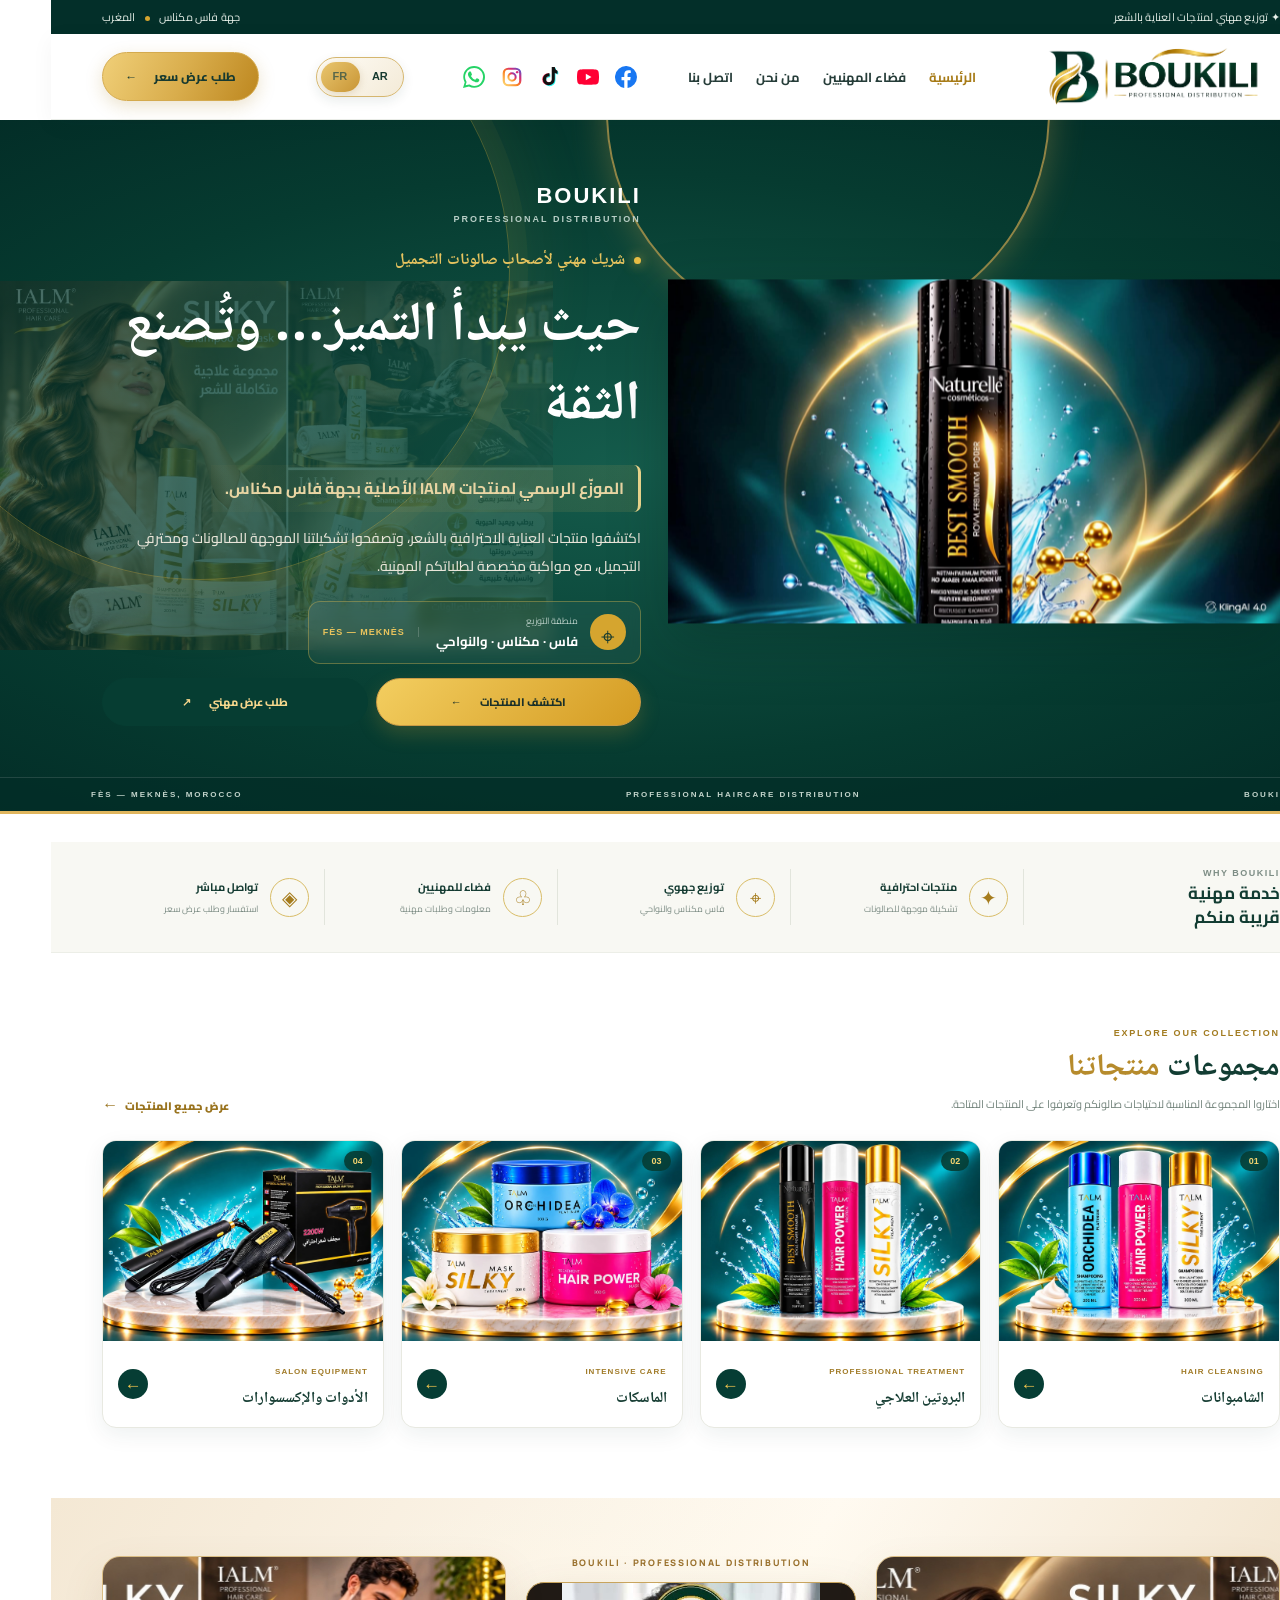
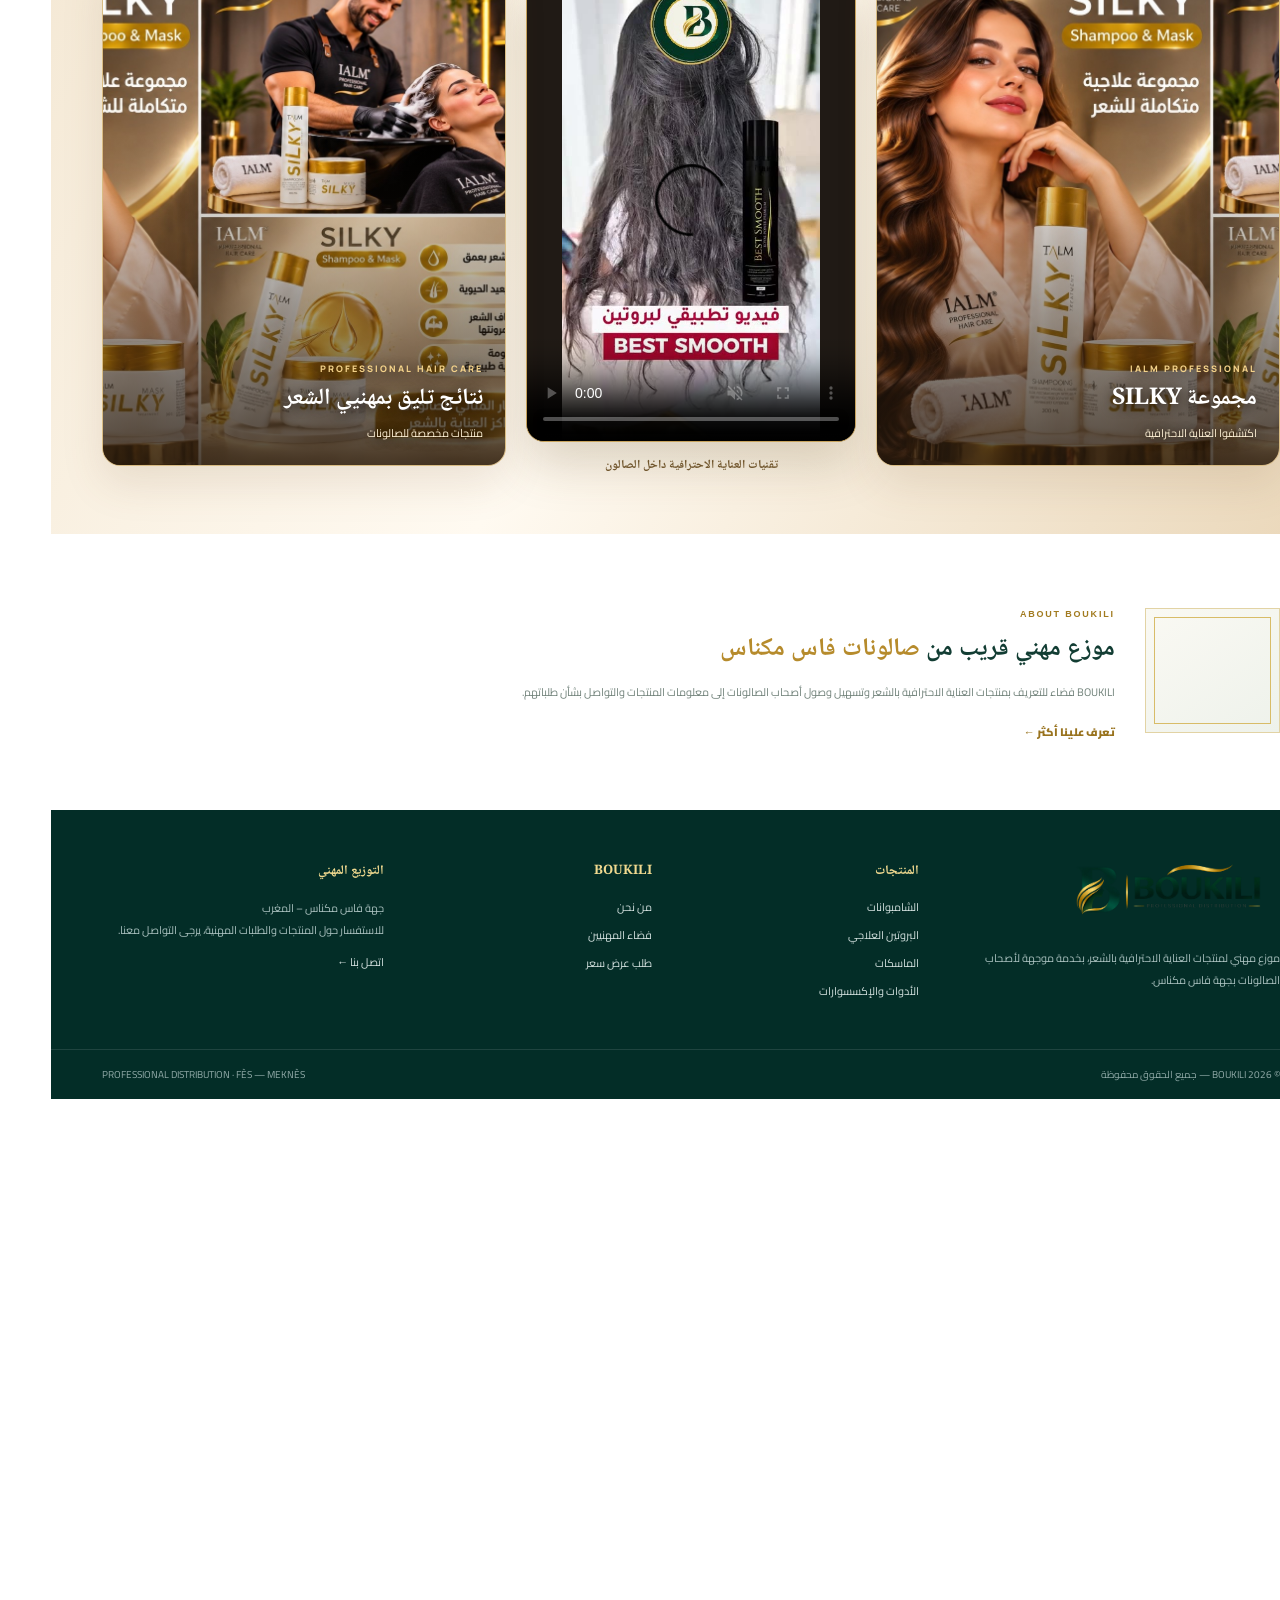
<file: brands.html>
<!doctype html>
<html lang="ar" dir="rtl">
<head><meta charset="utf-8"><meta http-equiv="refresh" content="0;url=index.html"><meta name="viewport" content="width=device-width,initial-scale=1"><title>BOUKILI</title></head>
<body><p>العودة إلى <a href="index.html">الصفحة الرئيسية</a>.</p></body>
</html>
</file>
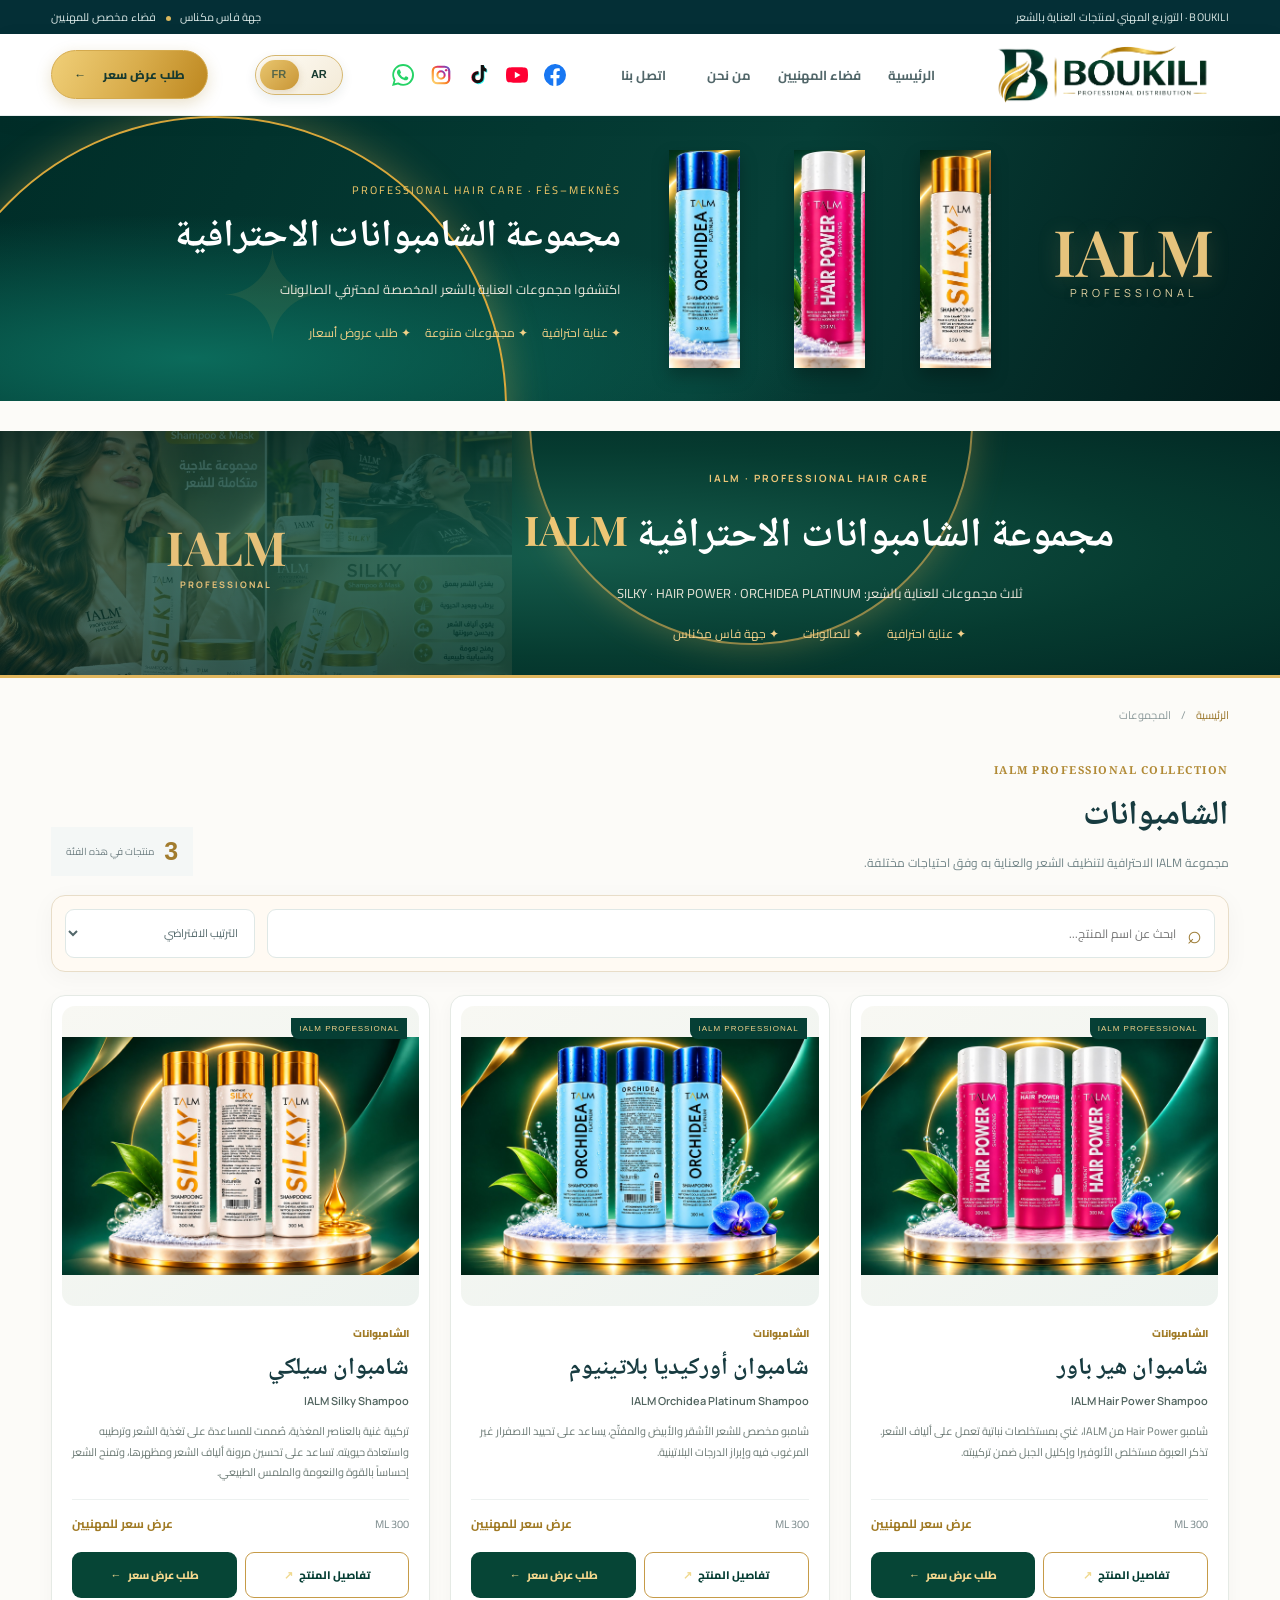
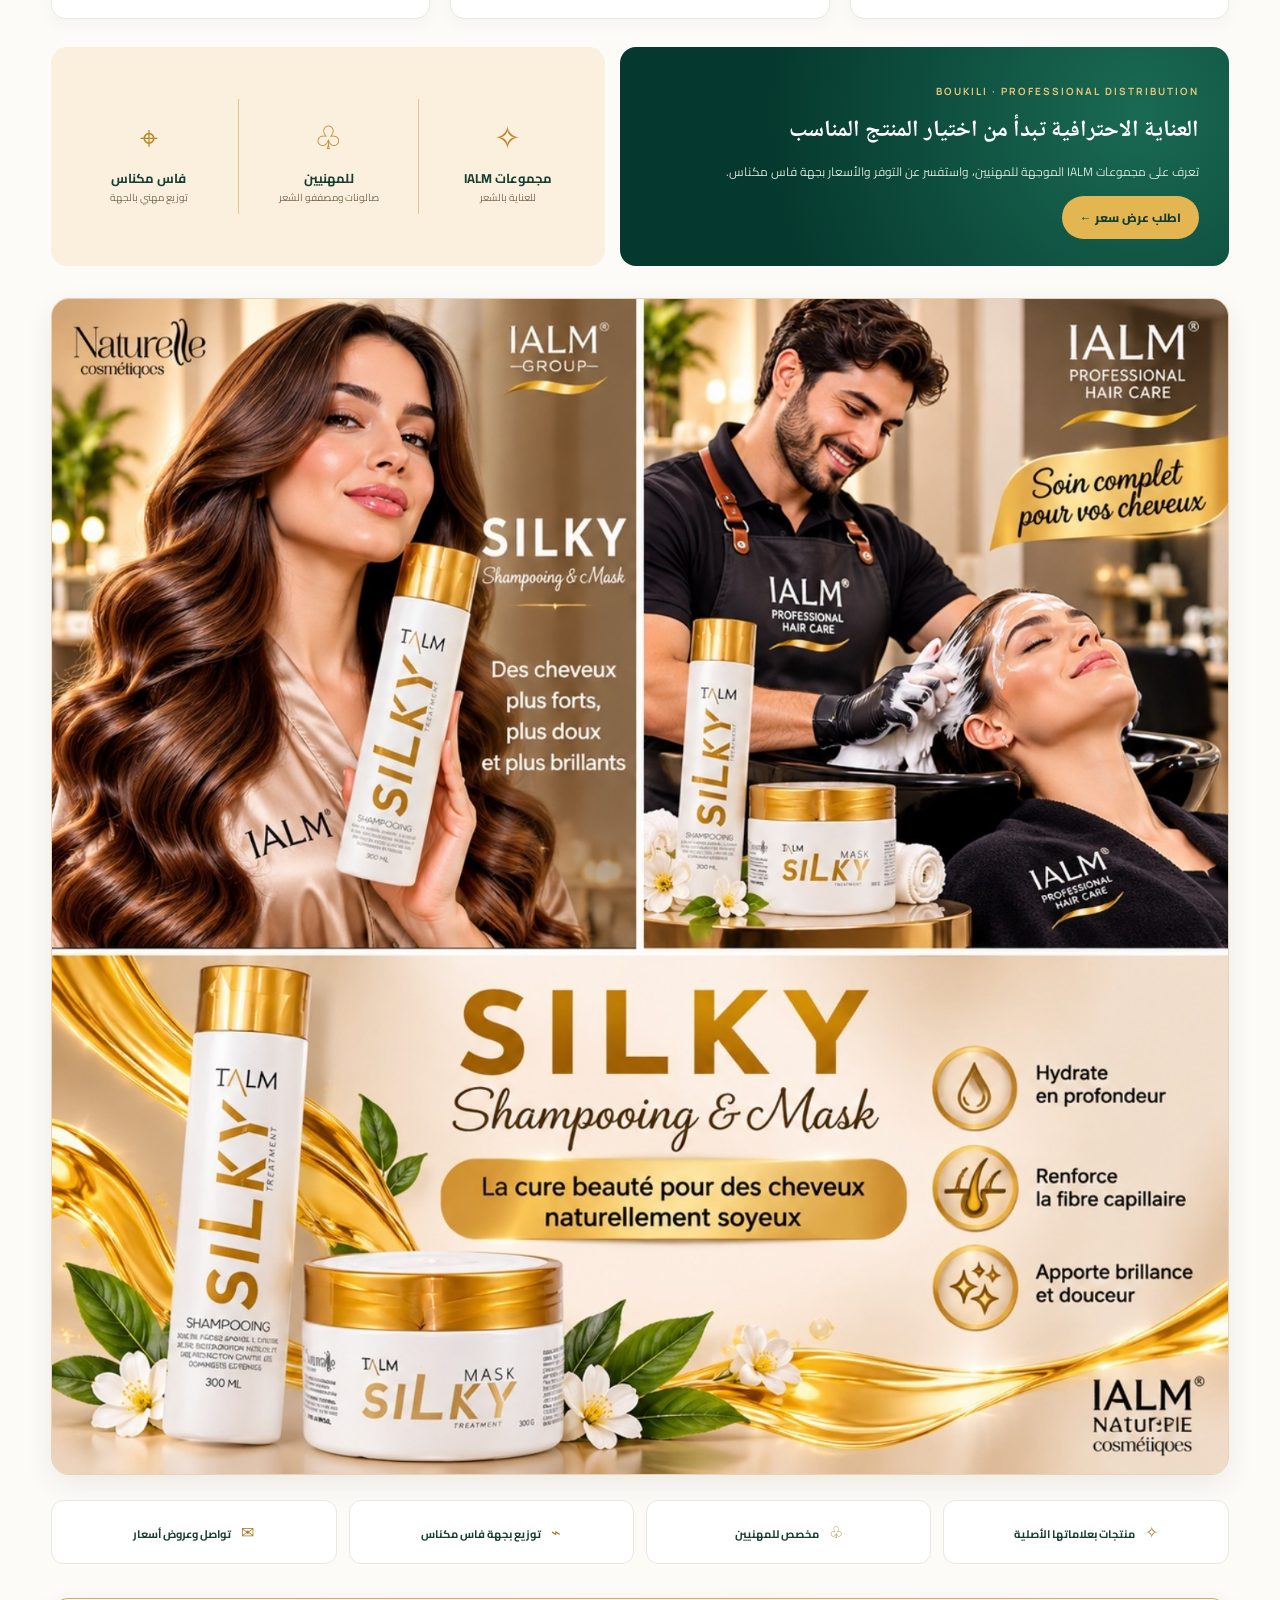
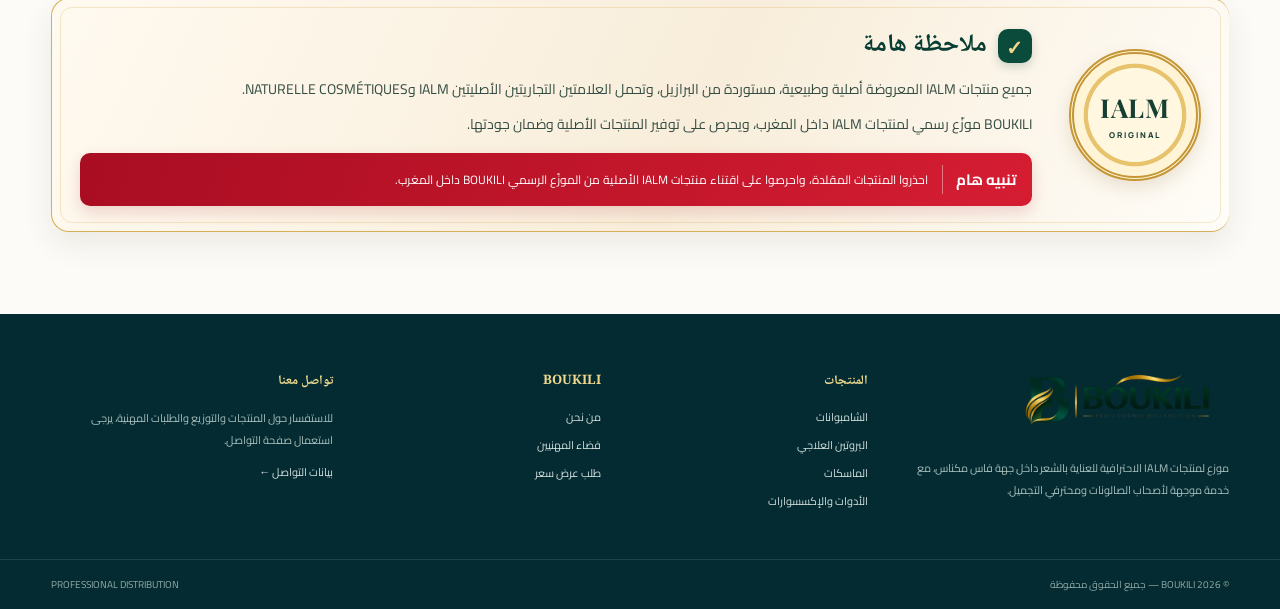
<file: category.html>
<!doctype html><html lang="ar" dir="rtl"><head><meta charset="utf-8"><meta name="viewport" content="width=device-width,initial-scale=1"><meta name="theme-color" content="#073f48"><title>مجموعة البروتيين العلاجي ومنتجات IALM | BOUKILI</title><link rel="preconnect" href="https://fonts.googleapis.com"><link rel="preconnect" href="https://fonts.gstatic.com" crossorigin><link href="https://fonts.googleapis.com/css2?family=Cairo:wght@400;500;600;700;800;900&family=Manrope:wght@400;500;600;700;800&family=Noto+Naskh+Arabic:wght@400;500;600;700&family=Playfair+Display:wght@500;600;700&display=swap" rel="stylesheet"><link rel="stylesheet" href="assets/style.css"></head><body class="lux-shampoos"><div class="topbar"><div class="container topinner"><span>BOUKILI · التوزيع المهني لمنتجات العناية بالشعر</span><span>جهة فاس مكناس <i class="dot"></i> فضاء مخصص للمهنيين</span></div></div>
<header class="site-header"><div class="container header-inner"><a class="brand" href="index.html"><img class="brand-logo-img" src="assets/images/boukili-logo.webp" alt="BOUKILI Professional Distribution"></a><button class="menu-toggle" id="hamb" aria-label="فتح القائمة">☰</button><nav id="nav"><a href="index.html">الرئيسية</a><a href="professionals.html">فضاء المهنيين</a><a href="about.html">من نحن</a><a href="contact.html">اتصل بنا</a></nav><div class="social-icons-header" aria-label="تابعونا على منصات التواصل">
<a class="social-icon social-whatsapp" href="https://wa.me/212762486632" target="_blank" rel="noopener" aria-label="WhatsApp" title="WhatsApp"><svg viewBox="0 0 24 24" aria-hidden="true"><path fill="currentColor" d="M20.5 3.5A11.8 11.8 0 0 0 12.1 0C5.6 0 .3 5.3.3 11.8c0 2.1.6 4.1 1.6 5.9L0 24l6.5-1.7a11.8 11.8 0 0 0 5.6 1.4h.1c6.5 0 11.8-5.3 11.8-11.8 0-3.2-1.2-6.1-3.5-8.4ZM12.1 21.7c-1.8 0-3.5-.5-5-1.4l-.4-.2-3.8 1 1-3.7-.2-.4a9.8 9.8 0 1 1 8.4 4.7Zm5.4-7.3c-.3-.2-1.8-.9-2.1-1-.3-.1-.5-.2-.7.2-.2.3-.8 1-1 1.2-.2.2-.4.2-.7.1-.3-.2-1.3-.5-2.5-1.6-.9-.8-1.5-1.8-1.7-2.1-.2-.3 0-.5.1-.6l.5-.6c.2-.2.2-.3.3-.5.1-.2 0-.4 0-.6-.1-.2-.7-1.7-1-2.3-.2-.6-.5-.5-.7-.5h-.6c-.2 0-.6.1-.9.4-.3.3-1.1 1.1-1.1 2.6s1.1 3 1.2 3.2c.2.2 2.2 3.4 5.3 4.7.7.3 1.3.5 1.7.6.7.2 1.4.2 1.9.1.6-.1 1.8-.7 2-1.4.3-.7.3-1.3.2-1.4-.1-.2-.3-.3-.6-.4Z"/></svg></a>
<a class="social-icon social-instagram" href="https://www.instagram.com/beaute_boukili" target="_blank" rel="noopener" aria-label="Instagram" title="Instagram"><svg viewBox="0 0 24 24" aria-hidden="true"><defs><linearGradient id="igGradient" x1="0" y1="1" x2="1" y2="0"><stop stop-color="#feda75"/><stop offset=".45" stop-color="#fa7e1e"/><stop offset=".72" stop-color="#d62976"/><stop offset="1" stop-color="#4f5bd5"/></linearGradient></defs><rect x="3" y="3" width="18" height="18" rx="5" fill="none" stroke="url(#igGradient)" stroke-width="2.4"/><circle cx="12" cy="12" r="4" fill="none" stroke="url(#igGradient)" stroke-width="2.2"/><circle cx="17.6" cy="6.7" r="1.3" fill="#d62976"/></svg></a>
<a class="social-icon social-tiktok" href="https://www.tiktok.com/@boukili_meknes" target="_blank" rel="noopener" aria-label="TikTok" title="TikTok"><svg viewBox="0 0 24 24" aria-hidden="true"><path fill="#25F4EE" d="M15 2h3c.2 2 1.3 3.5 3 4.3v3.1a9 9 0 0 1-3-1v7.1a6.5 6.5 0 1 1-6.5-6.5h.8v3.3h-.8a3.2 3.2 0 1 0 3.2 3.2V2Z"/><path fill="#FE2C55" d="M13.5 1h3c.2 2 1.3 3.5 3 4.3v3.1a9 9 0 0 1-3-1v7.1a6.5 6.5 0 1 1-6.5-6.5h.8v3.3H11a3.2 3.2 0 1 0 3.2 3.2V1Z"/><path fill="#111" d="M14.2 1h3c.2 2 1.3 3.5 3 4.3v3.1a9 9 0 0 1-3-1v7.1a6.5 6.5 0 1 1-6.5-6.5h.8v3.3h-.8a3.2 3.2 0 1 0 3.2 3.2V1Z"/></svg></a>
<a class="social-icon social-youtube" href="https://youtube.com/@boukiliabdallah" target="_blank" rel="noopener" aria-label="YouTube" title="YouTube"><svg viewBox="0 0 24 24" aria-hidden="true"><path fill="#FF0033" d="M23.5 6.2a3 3 0 0 0-2.1-2.1C19.5 3.6 12 3.6 12 3.6s-7.5 0-9.4.5A3 3 0 0 0 .5 6.2 31 31 0 0 0 0 12a31 31 0 0 0 .5 5.8 3 3 0 0 0 2.1 2.1c1.9.5 9.4.5 9.4.5s7.5 0 9.4-.5a3 3 0 0 0 2.1-2.1A31 31 0 0 0 24 12a31 31 0 0 0-.5-5.8Z"/><path fill="#fff" d="m9.6 15.5 6.2-3.5-6.2-3.5v7Z"/></svg></a>
<a class="social-icon social-facebook" href="https://www.facebook.com/share/19rXAyGhDk/" target="_blank" rel="noopener" aria-label="Facebook" title="Facebook"><svg viewBox="0 0 24 24" aria-hidden="true"><path fill="#1877F2" d="M24 12a12 12 0 1 0-13.9 11.9v-8.4H7.1V12h3V9.3c0-3 1.8-4.7 4.5-4.7 1.3 0 2.6.2 2.6.2v2.9h-1.5c-1.5 0-2 .9-2 1.9V12h3.4l-.5 3.5h-2.9v8.4A12 12 0 0 0 24 12Z"/></svg></a>
</div><a class="header-cta" href="quote.html">طلب عرض سعر <span>←</span></a></div></header><main class="listing-page"><section class="catalog-campaign" id="catalogCampaign"><div class="container campaign-inner">
<div class="campaign-mark">IALM <small>PROFESSIONAL</small></div>
<div class="campaign-products" aria-label="منتجات الشامبوانات الثلاثة">
<figure><img src="assets/images/shampoo-feature-silky.jpg" alt="IALM Silky Shampoo" loading="lazy" decoding="async"></figure>
<figure><img src="assets/images/shampoo-feature-hair-power.jpg" alt="IALM Hair Power Shampoo" loading="lazy" decoding="async"></figure>
<figure><img src="assets/images/shampoo-feature-orchidea.jpg" alt="IALM Orchidea Platinum Shampoo" loading="lazy" decoding="async"></figure>
</div>
<div class="campaign-copy">
<span class="campaign-kicker">PROFESSIONAL HAIR CARE · FÈS–MEKNÈS</span>
<h1>مجموعة الشامبوانات الاحترافية</h1>
<p>اكتشفوا مجموعات العناية بالشعر المخصصة لمحترفي الصالونات</p>
<div class="campaign-benefits"><span>✦ عناية احترافية</span><span>✦ مجموعات متنوعة</span><span>✦ طلب عروض أسعار</span></div>
</div>
</div></section><div class="container listing-inner"><section class="lux-hero" id="luxHero" hidden><div class="lux-hero-copy"><small>IALM · PROFESSIONAL HAIR CARE</small><h2>مجموعة الشامبوانات الاحترافية <em>IALM</em></h2><p>ثلاث مجموعات للعناية بالشعر: SILKY · HAIR POWER · ORCHIDEA PLATINUM</p><div class="lux-hero-points"><span>✦ عناية احترافية</span><span>✦ للصالونات</span><span>✦ جهة فاس مكناس</span></div></div><div class="lux-hero-logo">IALM<small>PROFESSIONAL</small></div></section><div class="breadcrumbs"><a href="index.html">الرئيسية</a><span>/</span><span>المجموعات</span></div><div class="listing-heading"><div><span class="section-kicker">IALM PROFESSIONAL COLLECTION</span><h1 id="catTitle">منتجات IALM</h1><p id="catDescription">اكتشف مجموعتنا من المنتجات الاحترافية.</p></div><div class="listing-count"><b id="productCount">0</b><span>منتجات في هذه الفئة</span></div></div><div class="catalog-toolbar"><label class="searchbox"><span>⌕</span><input id="searchProducts" type="search" placeholder="ابحث عن اسم المنتج..."></label><select id="sortProducts" aria-label="ترتيب المنتجات"><option value="default">الترتيب الافتراضي</option><option value="name">الاسم</option></select></div><div class="products-grid" id="products"></div><section class="lux-promos" id="luxPromos" hidden><div class="lux-promo-main"><small>BOUKILI · PROFESSIONAL DISTRIBUTION</small><h2>العناية الاحترافية تبدأ من اختيار المنتج المناسب</h2><p>تعرف على مجموعات IALM الموجهة للمهنيين، واستفسر عن التوفر والأسعار بجهة فاس مكناس.</p><a href="quote.html">اطلب عرض سعر ←</a></div><div class="lux-promo-info"><div>✧<b>مجموعات IALM</b><span>للعناية بالشعر</span></div><div>♧<b>للمهنيين</b><span>صالونات ومصففو الشعر</span></div><div>⌖<b>فاس مكناس</b><span>توزيع مهني بالجهة</span></div></div></section><div class="empty-state" id="emptyState" hidden>لم يتم العثور على منتجات مطابقة لبحثك.</div><section class="silky-campaign-section" aria-label="حملة SILKY">
<img src="assets/images/silky-campaign-selected.jpg" alt="حملة SILKY من IALM للعناية الاحترافية بالشعر" loading="lazy">
</section><div class="catalog-trust"><div>✧ <b>منتجات بعلاماتها الأصلية</b></div><div>♧ <b>مخصص للمهنيين</b></div><div>⌁ <b>توزيع بجهة فاس مكناس</b></div><div>✉ <b>تواصل وعروض أسعار</b></div></div><section class="professional-note authenticity-note" aria-labelledby="authenticityTitle">
<div class="auth-note-seal" aria-hidden="true"><span>IALM</span><small>ORIGINAL</small></div>
<div class="auth-note-content">
<div class="auth-note-heading"><span class="auth-shield">✓</span><h2 id="authenticityTitle">ملاحظة هامة</h2></div>
<p class="auth-intro">جميع منتجات IALM المعروضة أصلية وطبيعية، مستوردة من البرازيل، وتحمل العلامتين التجاريتين الأصليتين IALM وNATURELLE COSMÉTIQUES.</p>
<p class="auth-distribution">BOUKILI موزّع رسمي لمنتجات IALM داخل المغرب، ويحرص على توفير المنتجات الأصلية وضمان جودتها.</p>
<div class="auth-warning"><strong>تنبيه هام</strong><span>احذروا المنتجات المقلدة، واحرصوا على اقتناء منتجات IALM الأصلية من الموزّع الرسمي BOUKILI داخل المغرب.</span></div>
</div>
</section></div></main><footer><div class="container footer-main"><div class="footer-brand"><a class="brand" href="index.html"><img class="brand-logo-img" src="assets/images/boukili-logo.webp" alt="BOUKILI Professional Distribution"></a><p>موزع لمنتجات IALM الاحترافية للعناية بالشعر داخل جهة فاس مكناس، مع خدمة موجهة لأصحاب الصالونات ومحترفي التجميل.</p></div><div><h3>المنتجات</h3><a href="category.html?cat=shampoings">الشامبوانات</a><a href="category.html?cat=proteines">البروتين العلاجي</a><a href="category.html?cat=masques">الماسكات</a><a href="category.html?cat=accessoires">الأدوات والإكسسوارات</a></div><div><h3>BOUKILI</h3><a href="about.html">من نحن</a><a href="professionals.html">فضاء المهنيين</a><a href="quote.html">طلب عرض سعر</a></div><div><h3>تواصل معنا</h3><p>للاستفسار حول المنتجات والتوزيع والطلبات المهنية، يرجى استعمال صفحة التواصل.</p><a href="contact.html">بيانات التواصل ←</a></div></div><div class="footer-bottom"><div class="container"><span>© 2026 BOUKILI — جميع الحقوق محفوظة</span><span>PROFESSIONAL DISTRIBUTION</span></div></div></footer><script src="assets/app.js"></script><script src="assets/catalog.js"></script><script src="assets/app.js"></script><script src="assets/i18n.js"></script></body></html>
</file>
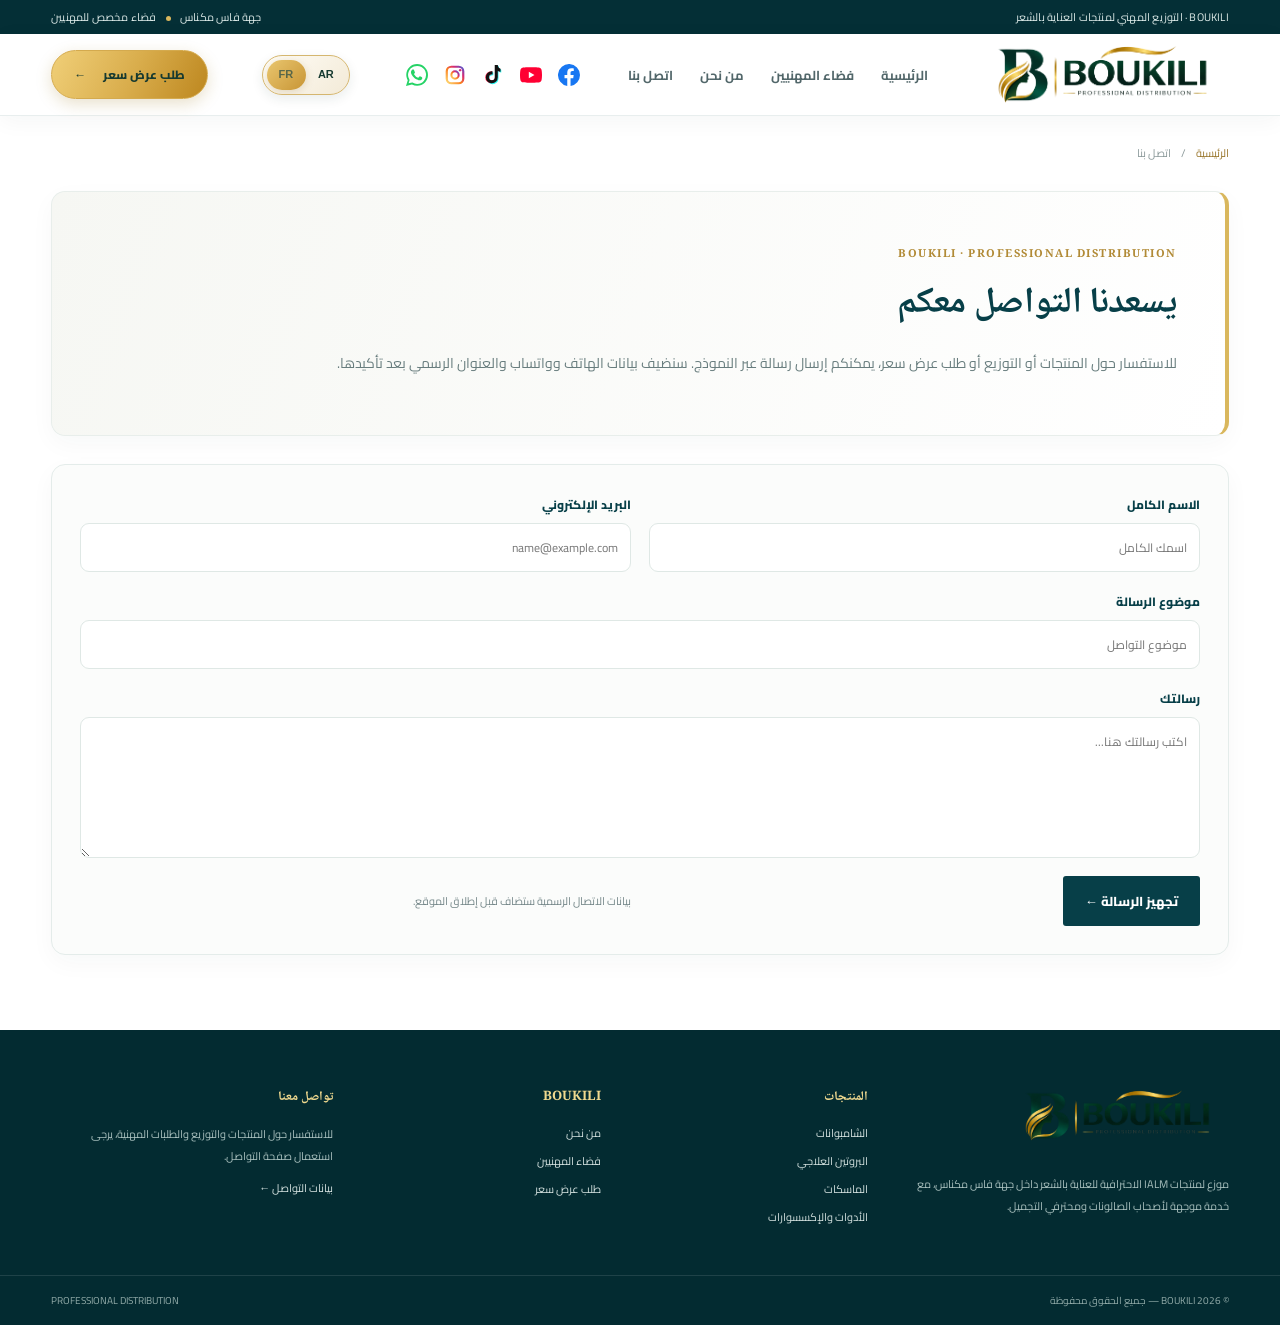
<file: contact.html>
<!doctype html><html lang="ar" dir="rtl"><head><meta charset="utf-8"><meta name="viewport" content="width=device-width,initial-scale=1"><meta name="theme-color" content="#07534c"><title>اتصل بنا | BOUKILI</title><link rel="preconnect" href="https://fonts.googleapis.com"><link rel="preconnect" href="https://fonts.gstatic.com" crossorigin><link href="https://fonts.googleapis.com/css2?family=Cairo:wght@400;500;600;700;800;900&family=Manrope:wght@400;500;600;700;800&family=Noto+Naskh+Arabic:wght@400;500;600;700&family=Playfair+Display:wght@500;600;700&display=swap" rel="stylesheet"><link rel="stylesheet" href="assets/style.css"></head><body><div class="topbar"><div class="container topinner"><span>BOUKILI · التوزيع المهني لمنتجات العناية بالشعر</span><span>جهة فاس مكناس <i class="dot"></i> فضاء مخصص للمهنيين</span></div></div>
<header class="site-header"><div class="container header-inner"><a class="brand" href="index.html"><img class="brand-logo-img" src="assets/images/boukili-logo.webp" alt="BOUKILI Professional Distribution"></a><button class="menu-toggle" id="hamb" aria-label="فتح القائمة">☰</button><nav id="nav"><a href="index.html">الرئيسية</a><a href="professionals.html">فضاء المهنيين</a><a href="about.html">من نحن</a><a href="contact.html">اتصل بنا</a></nav><div class="social-icons-header" aria-label="تابعونا على منصات التواصل">
<a class="social-icon social-whatsapp" href="https://wa.me/212762486632" target="_blank" rel="noopener" aria-label="WhatsApp" title="WhatsApp"><svg viewBox="0 0 24 24" aria-hidden="true"><path fill="currentColor" d="M20.5 3.5A11.8 11.8 0 0 0 12.1 0C5.6 0 .3 5.3.3 11.8c0 2.1.6 4.1 1.6 5.9L0 24l6.5-1.7a11.8 11.8 0 0 0 5.6 1.4h.1c6.5 0 11.8-5.3 11.8-11.8 0-3.2-1.2-6.1-3.5-8.4ZM12.1 21.7c-1.8 0-3.5-.5-5-1.4l-.4-.2-3.8 1 1-3.7-.2-.4a9.8 9.8 0 1 1 8.4 4.7Zm5.4-7.3c-.3-.2-1.8-.9-2.1-1-.3-.1-.5-.2-.7.2-.2.3-.8 1-1 1.2-.2.2-.4.2-.7.1-.3-.2-1.3-.5-2.5-1.6-.9-.8-1.5-1.8-1.7-2.1-.2-.3 0-.5.1-.6l.5-.6c.2-.2.2-.3.3-.5.1-.2 0-.4 0-.6-.1-.2-.7-1.7-1-2.3-.2-.6-.5-.5-.7-.5h-.6c-.2 0-.6.1-.9.4-.3.3-1.1 1.1-1.1 2.6s1.1 3 1.2 3.2c.2.2 2.2 3.4 5.3 4.7.7.3 1.3.5 1.7.6.7.2 1.4.2 1.9.1.6-.1 1.8-.7 2-1.4.3-.7.3-1.3.2-1.4-.1-.2-.3-.3-.6-.4Z"/></svg></a>
<a class="social-icon social-instagram" href="https://www.instagram.com/beaute_boukili" target="_blank" rel="noopener" aria-label="Instagram" title="Instagram"><svg viewBox="0 0 24 24" aria-hidden="true"><defs><linearGradient id="igGradient" x1="0" y1="1" x2="1" y2="0"><stop stop-color="#feda75"/><stop offset=".45" stop-color="#fa7e1e"/><stop offset=".72" stop-color="#d62976"/><stop offset="1" stop-color="#4f5bd5"/></linearGradient></defs><rect x="3" y="3" width="18" height="18" rx="5" fill="none" stroke="url(#igGradient)" stroke-width="2.4"/><circle cx="12" cy="12" r="4" fill="none" stroke="url(#igGradient)" stroke-width="2.2"/><circle cx="17.6" cy="6.7" r="1.3" fill="#d62976"/></svg></a>
<a class="social-icon social-tiktok" href="https://www.tiktok.com/@boukili_meknes" target="_blank" rel="noopener" aria-label="TikTok" title="TikTok"><svg viewBox="0 0 24 24" aria-hidden="true"><path fill="#25F4EE" d="M15 2h3c.2 2 1.3 3.5 3 4.3v3.1a9 9 0 0 1-3-1v7.1a6.5 6.5 0 1 1-6.5-6.5h.8v3.3h-.8a3.2 3.2 0 1 0 3.2 3.2V2Z"/><path fill="#FE2C55" d="M13.5 1h3c.2 2 1.3 3.5 3 4.3v3.1a9 9 0 0 1-3-1v7.1a6.5 6.5 0 1 1-6.5-6.5h.8v3.3H11a3.2 3.2 0 1 0 3.2 3.2V1Z"/><path fill="#111" d="M14.2 1h3c.2 2 1.3 3.5 3 4.3v3.1a9 9 0 0 1-3-1v7.1a6.5 6.5 0 1 1-6.5-6.5h.8v3.3h-.8a3.2 3.2 0 1 0 3.2 3.2V1Z"/></svg></a>
<a class="social-icon social-youtube" href="https://youtube.com/@boukiliabdallah" target="_blank" rel="noopener" aria-label="YouTube" title="YouTube"><svg viewBox="0 0 24 24" aria-hidden="true"><path fill="#FF0033" d="M23.5 6.2a3 3 0 0 0-2.1-2.1C19.5 3.6 12 3.6 12 3.6s-7.5 0-9.4.5A3 3 0 0 0 .5 6.2 31 31 0 0 0 0 12a31 31 0 0 0 .5 5.8 3 3 0 0 0 2.1 2.1c1.9.5 9.4.5 9.4.5s7.5 0 9.4-.5a3 3 0 0 0 2.1-2.1A31 31 0 0 0 24 12a31 31 0 0 0-.5-5.8Z"/><path fill="#fff" d="m9.6 15.5 6.2-3.5-6.2-3.5v7Z"/></svg></a>
<a class="social-icon social-facebook" href="https://www.facebook.com/share/19rXAyGhDk/" target="_blank" rel="noopener" aria-label="Facebook" title="Facebook"><svg viewBox="0 0 24 24" aria-hidden="true"><path fill="#1877F2" d="M24 12a12 12 0 1 0-13.9 11.9v-8.4H7.1V12h3V9.3c0-3 1.8-4.7 4.5-4.7 1.3 0 2.6.2 2.6.2v2.9h-1.5c-1.5 0-2 .9-2 1.9V12h3.4l-.5 3.5h-2.9v8.4A12 12 0 0 0 24 12Z"/></svg></a>
</div><a class="header-cta" href="quote.html">طلب عرض سعر <span>←</span></a></div></header><main class="container info-page"><div class="breadcrumbs"><a href="index.html">الرئيسية</a><span>/</span><span>اتصل بنا</span></div><section class="info-hero"><span class="section-kicker">BOUKILI · PROFESSIONAL DISTRIBUTION</span><h1>يسعدنا التواصل معكم</h1><p>للاستفسار حول المنتجات أو التوزيع أو طلب عرض سعر، يمكنكم إرسال رسالة عبر النموذج. سنضيف بيانات الهاتف وواتساب والعنوان الرسمي بعد تأكيدها.</p></section><form class="inquiry-form" id="contactForm"><label>الاسم الكامل<input required name="name" placeholder="اسمك الكامل"></label><label>البريد الإلكتروني<input name="email" type="email" placeholder="name@example.com"></label><label class="wide">موضوع الرسالة<input required name="subject" placeholder="موضوع التواصل"></label><label class="wide">رسالتك<textarea required name="message" rows="5" placeholder="اكتب رسالتك هنا..."></textarea></label><button class="btn btn-dark" type="submit">تجهيز الرسالة ←</button><p class="form-hint" id="formHint">بيانات الاتصال الرسمية ستضاف قبل إطلاق الموقع.</p></form></main><footer><div class="container footer-main"><div class="footer-brand"><a class="brand" href="index.html"><img class="brand-logo-img" src="assets/images/boukili-logo.webp" alt="BOUKILI Professional Distribution"></a><p>موزع لمنتجات IALM الاحترافية للعناية بالشعر داخل جهة فاس مكناس، مع خدمة موجهة لأصحاب الصالونات ومحترفي التجميل.</p></div><div><h3>المنتجات</h3><a href="category.html?cat=shampoings">الشامبوانات</a><a href="category.html?cat=proteines">البروتين العلاجي</a><a href="category.html?cat=masques">الماسكات</a><a href="category.html?cat=accessoires">الأدوات والإكسسوارات</a></div><div><h3>BOUKILI</h3><a href="about.html">من نحن</a><a href="professionals.html">فضاء المهنيين</a><a href="quote.html">طلب عرض سعر</a></div><div><h3>تواصل معنا</h3><p>للاستفسار حول المنتجات والتوزيع والطلبات المهنية، يرجى استعمال صفحة التواصل.</p><a href="contact.html">بيانات التواصل ←</a></div></div><div class="footer-bottom"><div class="container"><span>© 2026 BOUKILI — جميع الحقوق محفوظة</span><span>PROFESSIONAL DISTRIBUTION</span></div></div></footer><script src="assets/app.js"></script><script src="assets/pages.js"></script><script src="assets/i18n.js"></script></body></html>
</file>
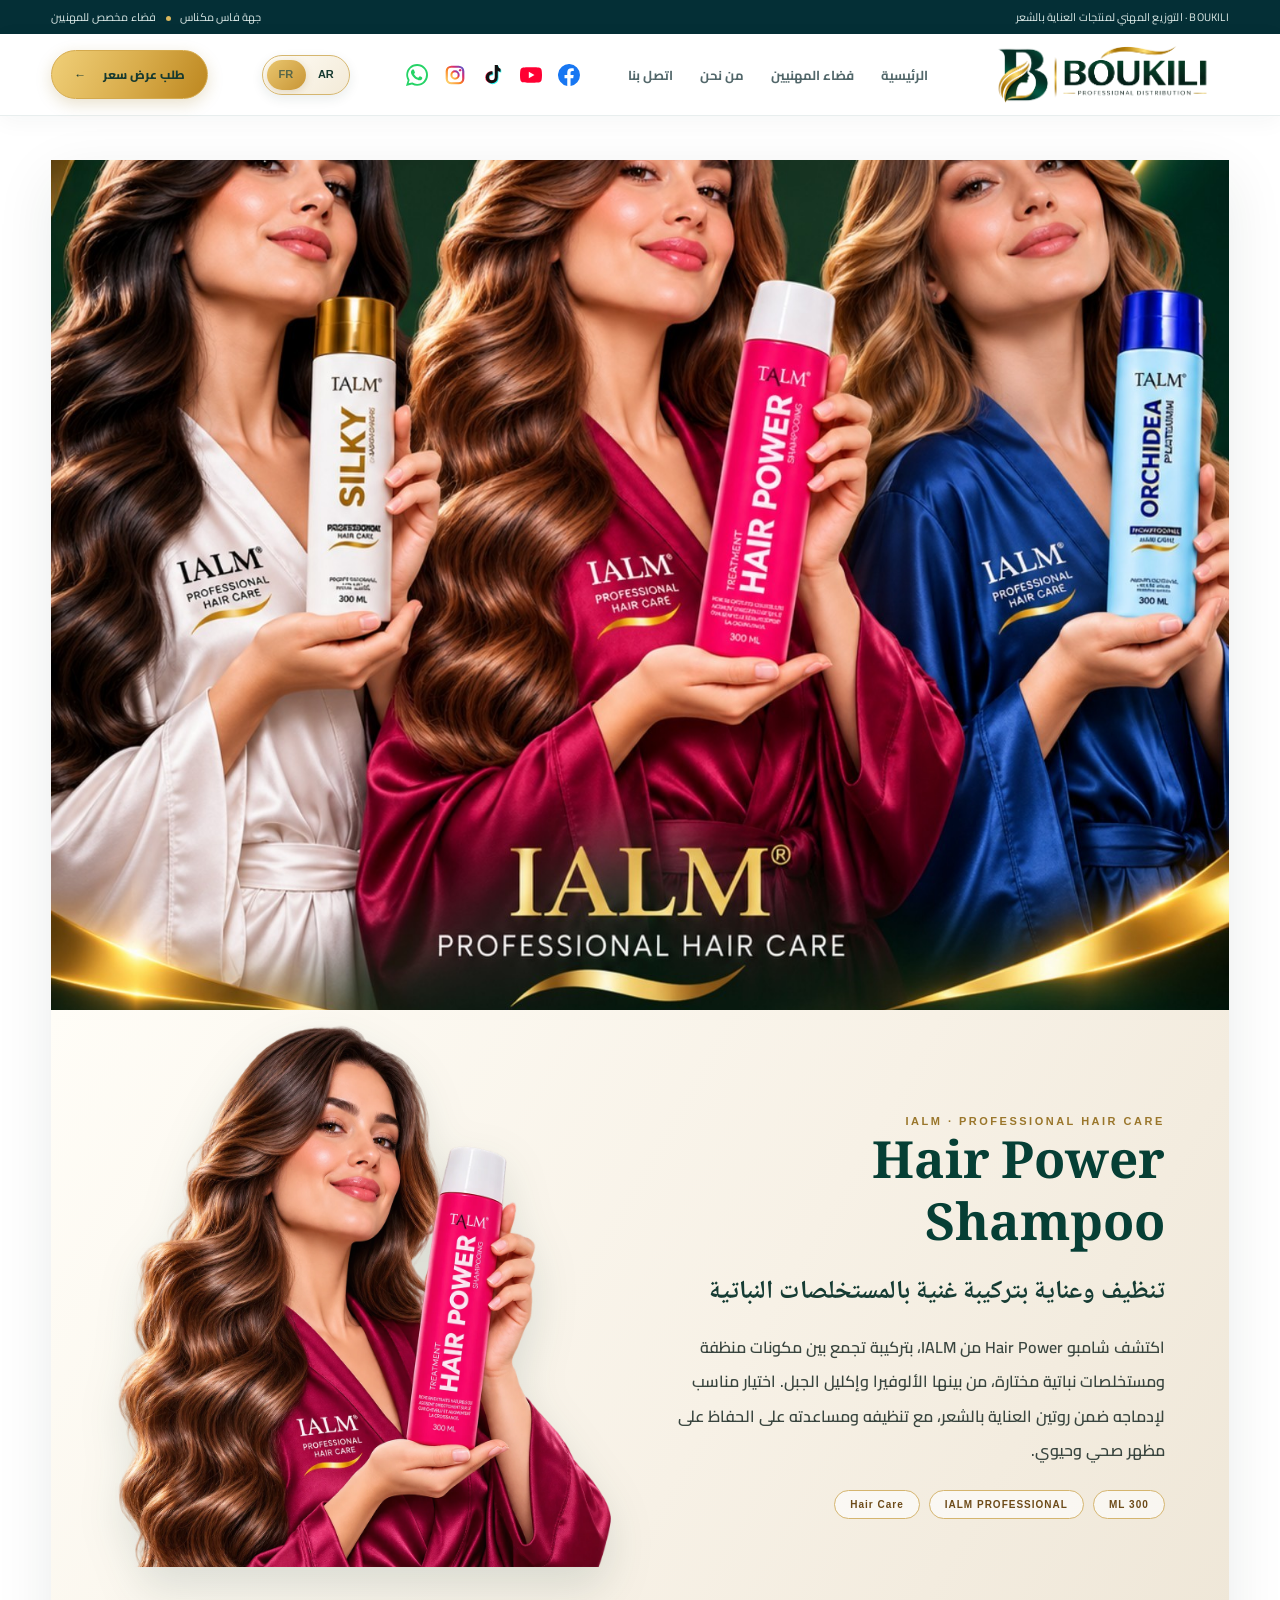
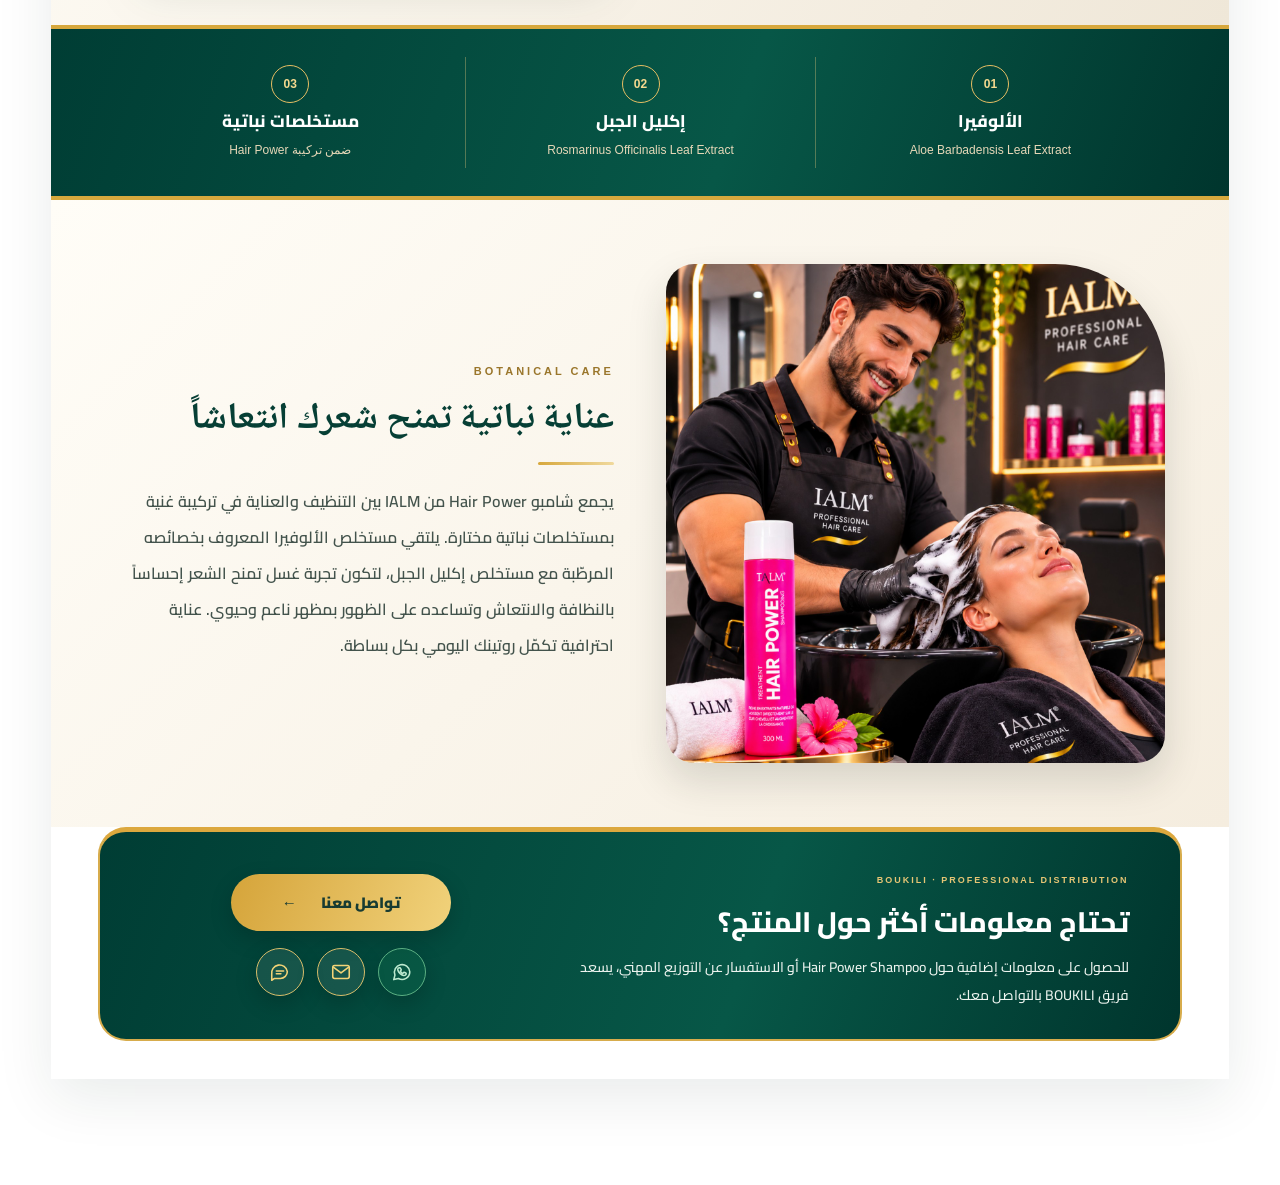
<file: product.html>
<!doctype html><html lang="ar" dir="rtl"><head><meta charset="utf-8"><meta name="viewport" content="width=device-width,initial-scale=1"><meta name="theme-color" content="#073f48"><title>تفاصيل المنتج | BOUKILI</title><link rel="preconnect" href="https://fonts.googleapis.com"><link rel="preconnect" href="https://fonts.gstatic.com" crossorigin><link href="https://fonts.googleapis.com/css2?family=Cairo:wght@400;500;600;700;800;900&family=Manrope:wght@400;500;600;700;800&family=Noto+Naskh+Arabic:wght@400;500;600;700&family=Playfair+Display:wght@500;600;700&display=swap" rel="stylesheet"><link rel="stylesheet" href="assets/style.css"></head><body><div class="topbar"><div class="container topinner"><span>BOUKILI · التوزيع المهني لمنتجات العناية بالشعر</span><span>جهة فاس مكناس <i class="dot"></i> فضاء مخصص للمهنيين</span></div></div>
<header class="site-header"><div class="container header-inner"><a class="brand" href="index.html"><img class="brand-logo-img" src="assets/images/boukili-logo.webp" alt="BOUKILI Professional Distribution"></a><button class="menu-toggle" id="hamb" aria-label="فتح القائمة">☰</button><nav id="nav"><a href="index.html">الرئيسية</a><a href="professionals.html">فضاء المهنيين</a><a href="about.html">من نحن</a><a href="contact.html">اتصل بنا</a></nav><div class="social-icons-header" aria-label="تابعونا على منصات التواصل">
<a class="social-icon social-whatsapp" href="https://wa.me/212762486632" target="_blank" rel="noopener" aria-label="WhatsApp" title="WhatsApp"><svg viewBox="0 0 24 24" aria-hidden="true"><path fill="currentColor" d="M20.5 3.5A11.8 11.8 0 0 0 12.1 0C5.6 0 .3 5.3.3 11.8c0 2.1.6 4.1 1.6 5.9L0 24l6.5-1.7a11.8 11.8 0 0 0 5.6 1.4h.1c6.5 0 11.8-5.3 11.8-11.8 0-3.2-1.2-6.1-3.5-8.4ZM12.1 21.7c-1.8 0-3.5-.5-5-1.4l-.4-.2-3.8 1 1-3.7-.2-.4a9.8 9.8 0 1 1 8.4 4.7Zm5.4-7.3c-.3-.2-1.8-.9-2.1-1-.3-.1-.5-.2-.7.2-.2.3-.8 1-1 1.2-.2.2-.4.2-.7.1-.3-.2-1.3-.5-2.5-1.6-.9-.8-1.5-1.8-1.7-2.1-.2-.3 0-.5.1-.6l.5-.6c.2-.2.2-.3.3-.5.1-.2 0-.4 0-.6-.1-.2-.7-1.7-1-2.3-.2-.6-.5-.5-.7-.5h-.6c-.2 0-.6.1-.9.4-.3.3-1.1 1.1-1.1 2.6s1.1 3 1.2 3.2c.2.2 2.2 3.4 5.3 4.7.7.3 1.3.5 1.7.6.7.2 1.4.2 1.9.1.6-.1 1.8-.7 2-1.4.3-.7.3-1.3.2-1.4-.1-.2-.3-.3-.6-.4Z"/></svg></a>
<a class="social-icon social-instagram" href="https://www.instagram.com/beaute_boukili" target="_blank" rel="noopener" aria-label="Instagram" title="Instagram"><svg viewBox="0 0 24 24" aria-hidden="true"><defs><linearGradient id="igGradient" x1="0" y1="1" x2="1" y2="0"><stop stop-color="#feda75"/><stop offset=".45" stop-color="#fa7e1e"/><stop offset=".72" stop-color="#d62976"/><stop offset="1" stop-color="#4f5bd5"/></linearGradient></defs><rect x="3" y="3" width="18" height="18" rx="5" fill="none" stroke="url(#igGradient)" stroke-width="2.4"/><circle cx="12" cy="12" r="4" fill="none" stroke="url(#igGradient)" stroke-width="2.2"/><circle cx="17.6" cy="6.7" r="1.3" fill="#d62976"/></svg></a>
<a class="social-icon social-tiktok" href="https://www.tiktok.com/@boukili_meknes" target="_blank" rel="noopener" aria-label="TikTok" title="TikTok"><svg viewBox="0 0 24 24" aria-hidden="true"><path fill="#25F4EE" d="M15 2h3c.2 2 1.3 3.5 3 4.3v3.1a9 9 0 0 1-3-1v7.1a6.5 6.5 0 1 1-6.5-6.5h.8v3.3h-.8a3.2 3.2 0 1 0 3.2 3.2V2Z"/><path fill="#FE2C55" d="M13.5 1h3c.2 2 1.3 3.5 3 4.3v3.1a9 9 0 0 1-3-1v7.1a6.5 6.5 0 1 1-6.5-6.5h.8v3.3H11a3.2 3.2 0 1 0 3.2 3.2V1Z"/><path fill="#111" d="M14.2 1h3c.2 2 1.3 3.5 3 4.3v3.1a9 9 0 0 1-3-1v7.1a6.5 6.5 0 1 1-6.5-6.5h.8v3.3h-.8a3.2 3.2 0 1 0 3.2 3.2V1Z"/></svg></a>
<a class="social-icon social-youtube" href="https://youtube.com/@boukiliabdallah" target="_blank" rel="noopener" aria-label="YouTube" title="YouTube"><svg viewBox="0 0 24 24" aria-hidden="true"><path fill="#FF0033" d="M23.5 6.2a3 3 0 0 0-2.1-2.1C19.5 3.6 12 3.6 12 3.6s-7.5 0-9.4.5A3 3 0 0 0 .5 6.2 31 31 0 0 0 0 12a31 31 0 0 0 .5 5.8 3 3 0 0 0 2.1 2.1c1.9.5 9.4.5 9.4.5s7.5 0 9.4-.5a3 3 0 0 0 2.1-2.1A31 31 0 0 0 24 12a31 31 0 0 0-.5-5.8Z"/><path fill="#fff" d="m9.6 15.5 6.2-3.5-6.2-3.5v7Z"/></svg></a>
<a class="social-icon social-facebook" href="https://www.facebook.com/share/19rXAyGhDk/" target="_blank" rel="noopener" aria-label="Facebook" title="Facebook"><svg viewBox="0 0 24 24" aria-hidden="true"><path fill="#1877F2" d="M24 12a12 12 0 1 0-13.9 11.9v-8.4H7.1V12h3V9.3c0-3 1.8-4.7 4.5-4.7 1.3 0 2.6.2 2.6.2v2.9h-1.5c-1.5 0-2 .9-2 1.9V12h3.4l-.5 3.5h-2.9v8.4A12 12 0 0 0 24 12Z"/></svg></a>
</div><a class="header-cta" href="quote.html">طلب عرض سعر <span>←</span></a></div></header><main class="container product-detail-page" id="detail"></main><script src="assets/app.js"></script><script src="assets/catalog.js"></script><script src="assets/i18n.js"></script></body></html>
</file>
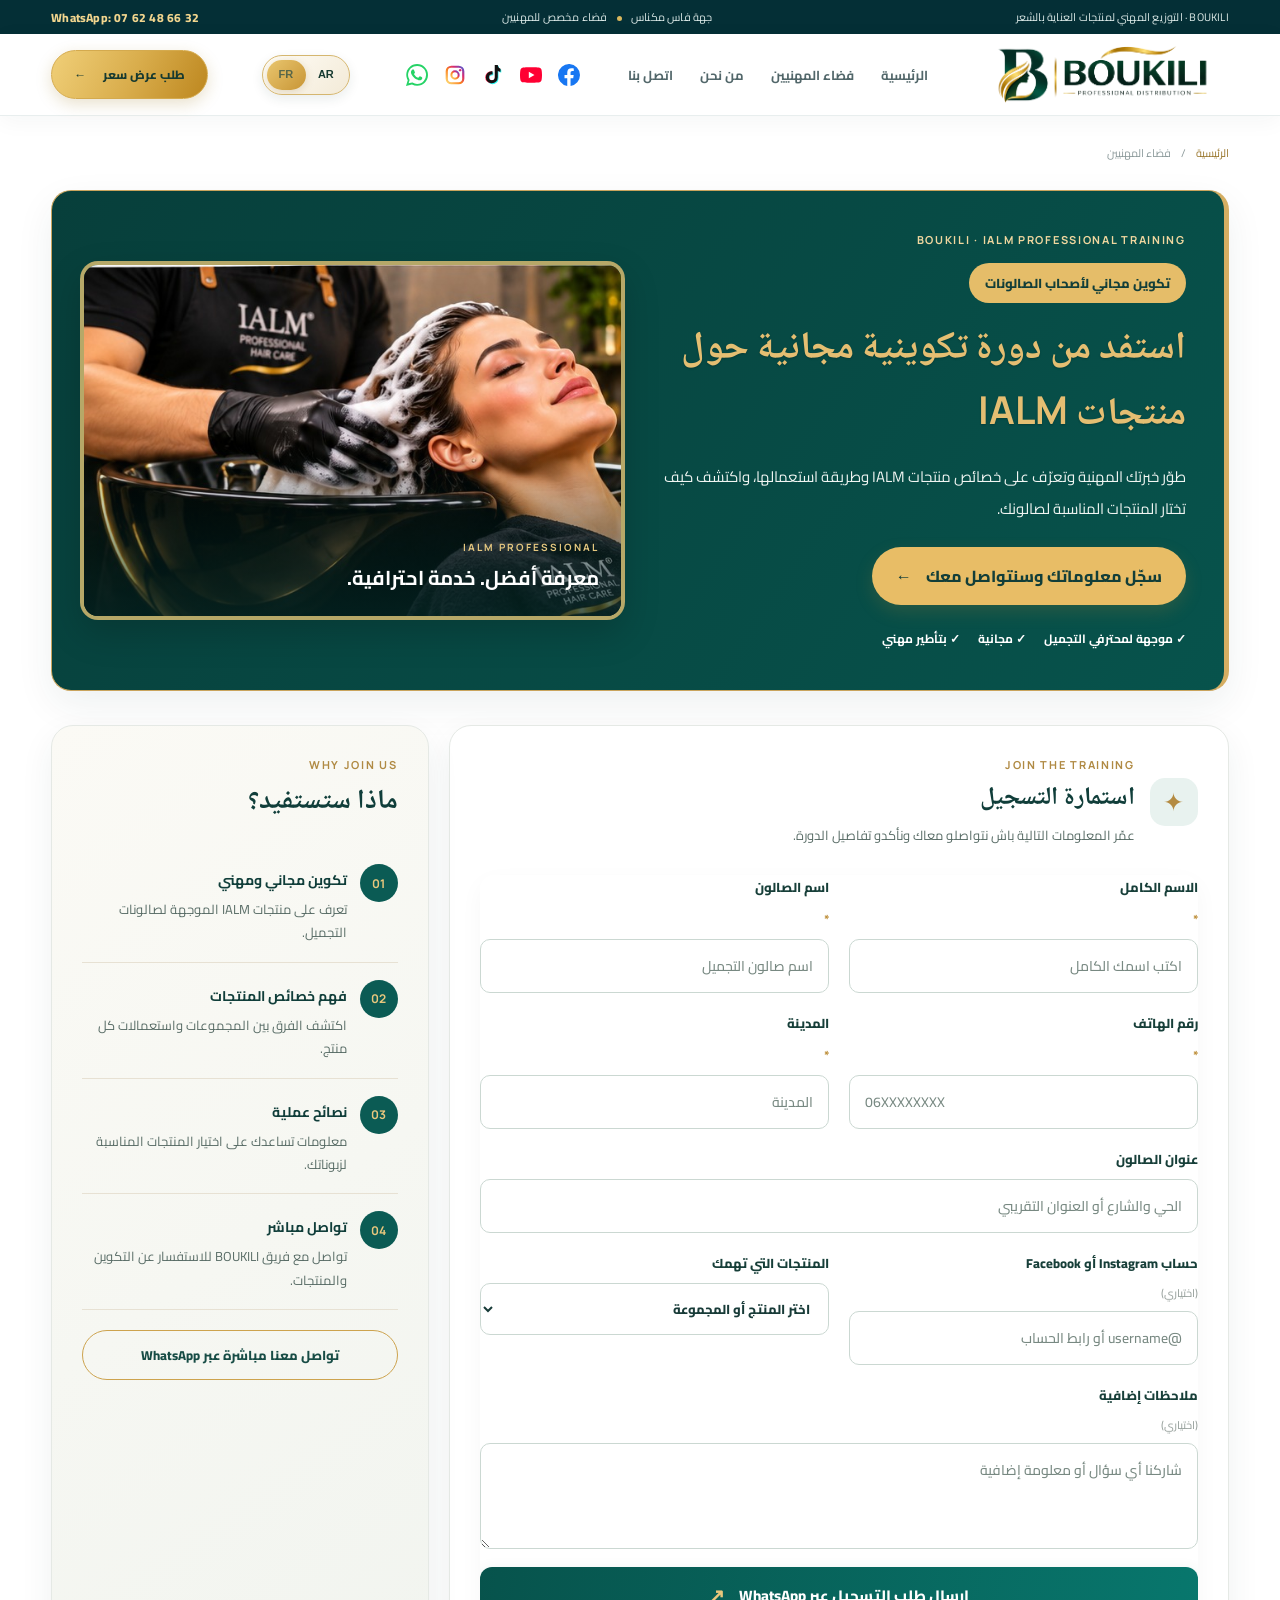
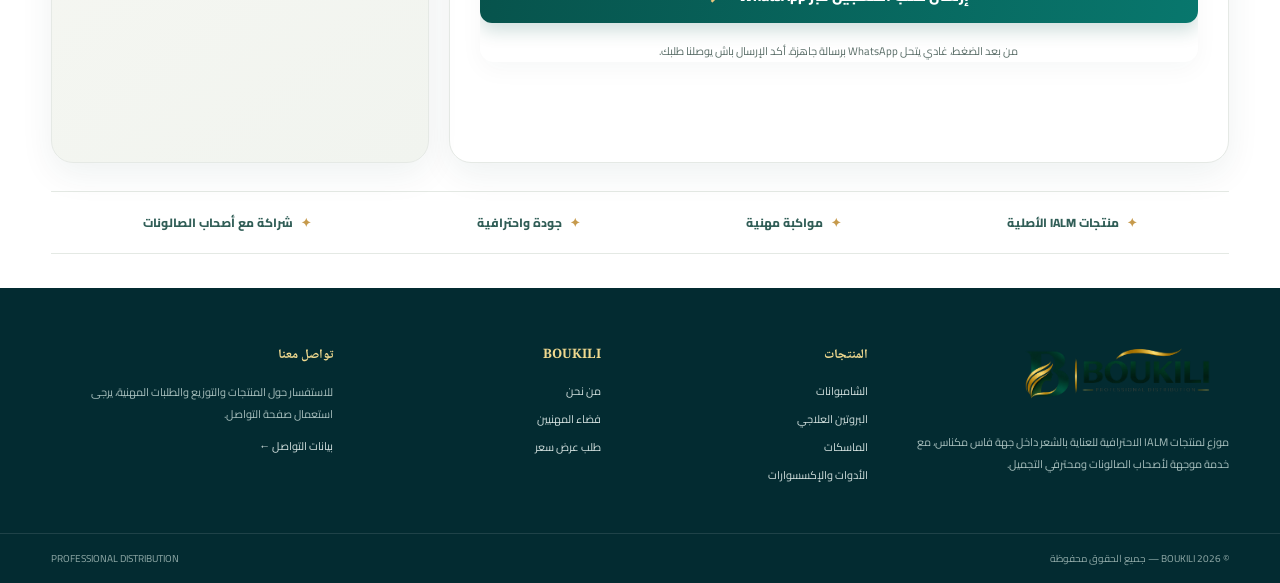
<file: professionals.html>
<!doctype html><html lang="ar" dir="rtl"><head><meta charset="utf-8"><meta name="viewport" content="width=device-width,initial-scale=1"><meta name="theme-color" content="#07534c"><title>التسجيل في الدورة التكوينية المجانية | BOUKILI</title><link rel="preconnect" href="https://fonts.googleapis.com"><link rel="preconnect" href="https://fonts.gstatic.com" crossorigin><link href="https://fonts.googleapis.com/css2?family=Cairo:wght@400;500;600;700;800;900&family=Manrope:wght@400;500;600;700;800&family=Noto+Naskh+Arabic:wght@400;500;600;700&family=Playfair+Display:wght@500;600;700&display=swap" rel="stylesheet"><link rel="stylesheet" href="assets/style.css"></head><body><div class="topbar"><div class="container topinner"><span>BOUKILI · التوزيع المهني لمنتجات العناية بالشعر</span><span>جهة فاس مكناس <i class="dot"></i> فضاء مخصص للمهنيين</span><a class="training-top-whatsapp" href="https://wa.me/212762486632" target="_blank" rel="noopener">WhatsApp: 07 62 48 66 32</a></div></div>
<header class="site-header"><div class="container header-inner"><a class="brand" href="index.html"><img class="brand-logo-img" src="assets/images/boukili-logo.webp" alt="BOUKILI Professional Distribution"></a><button class="menu-toggle" id="hamb" aria-label="فتح القائمة">☰</button><nav id="nav"><a href="index.html">الرئيسية</a><a href="professionals.html">فضاء المهنيين</a><a href="about.html">من نحن</a><a href="contact.html">اتصل بنا</a></nav><div class="social-icons-header" aria-label="تابعونا على منصات التواصل">
<a class="social-icon social-whatsapp" href="https://wa.me/212762486632" target="_blank" rel="noopener" aria-label="WhatsApp" title="WhatsApp"><svg viewBox="0 0 24 24" aria-hidden="true"><path fill="currentColor" d="M20.5 3.5A11.8 11.8 0 0 0 12.1 0C5.6 0 .3 5.3.3 11.8c0 2.1.6 4.1 1.6 5.9L0 24l6.5-1.7a11.8 11.8 0 0 0 5.6 1.4h.1c6.5 0 11.8-5.3 11.8-11.8 0-3.2-1.2-6.1-3.5-8.4ZM12.1 21.7c-1.8 0-3.5-.5-5-1.4l-.4-.2-3.8 1 1-3.7-.2-.4a9.8 9.8 0 1 1 8.4 4.7Zm5.4-7.3c-.3-.2-1.8-.9-2.1-1-.3-.1-.5-.2-.7.2-.2.3-.8 1-1 1.2-.2.2-.4.2-.7.1-.3-.2-1.3-.5-2.5-1.6-.9-.8-1.5-1.8-1.7-2.1-.2-.3 0-.5.1-.6l.5-.6c.2-.2.2-.3.3-.5.1-.2 0-.4 0-.6-.1-.2-.7-1.7-1-2.3-.2-.6-.5-.5-.7-.5h-.6c-.2 0-.6.1-.9.4-.3.3-1.1 1.1-1.1 2.6s1.1 3 1.2 3.2c.2.2 2.2 3.4 5.3 4.7.7.3 1.3.5 1.7.6.7.2 1.4.2 1.9.1.6-.1 1.8-.7 2-1.4.3-.7.3-1.3.2-1.4-.1-.2-.3-.3-.6-.4Z"/></svg></a>
<a class="social-icon social-instagram" href="https://www.instagram.com/beaute_boukili" target="_blank" rel="noopener" aria-label="Instagram" title="Instagram"><svg viewBox="0 0 24 24" aria-hidden="true"><defs><linearGradient id="igGradient" x1="0" y1="1" x2="1" y2="0"><stop stop-color="#feda75"/><stop offset=".45" stop-color="#fa7e1e"/><stop offset=".72" stop-color="#d62976"/><stop offset="1" stop-color="#4f5bd5"/></linearGradient></defs><rect x="3" y="3" width="18" height="18" rx="5" fill="none" stroke="url(#igGradient)" stroke-width="2.4"/><circle cx="12" cy="12" r="4" fill="none" stroke="url(#igGradient)" stroke-width="2.2"/><circle cx="17.6" cy="6.7" r="1.3" fill="#d62976"/></svg></a>
<a class="social-icon social-tiktok" href="https://www.tiktok.com/@boukili_meknes" target="_blank" rel="noopener" aria-label="TikTok" title="TikTok"><svg viewBox="0 0 24 24" aria-hidden="true"><path fill="#25F4EE" d="M15 2h3c.2 2 1.3 3.5 3 4.3v3.1a9 9 0 0 1-3-1v7.1a6.5 6.5 0 1 1-6.5-6.5h.8v3.3h-.8a3.2 3.2 0 1 0 3.2 3.2V2Z"/><path fill="#FE2C55" d="M13.5 1h3c.2 2 1.3 3.5 3 4.3v3.1a9 9 0 0 1-3-1v7.1a6.5 6.5 0 1 1-6.5-6.5h.8v3.3H11a3.2 3.2 0 1 0 3.2 3.2V1Z"/><path fill="#111" d="M14.2 1h3c.2 2 1.3 3.5 3 4.3v3.1a9 9 0 0 1-3-1v7.1a6.5 6.5 0 1 1-6.5-6.5h.8v3.3h-.8a3.2 3.2 0 1 0 3.2 3.2V1Z"/></svg></a>
<a class="social-icon social-youtube" href="https://youtube.com/@boukiliabdallah" target="_blank" rel="noopener" aria-label="YouTube" title="YouTube"><svg viewBox="0 0 24 24" aria-hidden="true"><path fill="#FF0033" d="M23.5 6.2a3 3 0 0 0-2.1-2.1C19.5 3.6 12 3.6 12 3.6s-7.5 0-9.4.5A3 3 0 0 0 .5 6.2 31 31 0 0 0 0 12a31 31 0 0 0 .5 5.8 3 3 0 0 0 2.1 2.1c1.9.5 9.4.5 9.4.5s7.5 0 9.4-.5a3 3 0 0 0 2.1-2.1A31 31 0 0 0 24 12a31 31 0 0 0-.5-5.8Z"/><path fill="#fff" d="m9.6 15.5 6.2-3.5-6.2-3.5v7Z"/></svg></a>
<a class="social-icon social-facebook" href="https://www.facebook.com/share/19rXAyGhDk/" target="_blank" rel="noopener" aria-label="Facebook" title="Facebook"><svg viewBox="0 0 24 24" aria-hidden="true"><path fill="#1877F2" d="M24 12a12 12 0 1 0-13.9 11.9v-8.4H7.1V12h3V9.3c0-3 1.8-4.7 4.5-4.7 1.3 0 2.6.2 2.6.2v2.9h-1.5c-1.5 0-2 .9-2 1.9V12h3.4l-.5 3.5h-2.9v8.4A12 12 0 0 0 24 12Z"/></svg></a>
</div><a class="header-cta" href="quote.html">طلب عرض سعر <span>←</span></a></div></header><main class="container info-page training-page">
<div class="breadcrumbs"><a href="index.html">الرئيسية</a><span>/</span><span>فضاء المهنيين</span></div>

<section class="training-hero">
  <div class="training-hero-copy">
    <span class="training-kicker">BOUKILI · IALM PROFESSIONAL TRAINING</span>
    <span class="training-offer">تكوين مجاني لأصحاب الصالونات</span>
    <h1>استفد من دورة تكوينية مجانية حول منتجات <em>IALM</em></h1>
    <p>طوّر خبرتك المهنية وتعرّف على خصائص منتجات IALM وطريقة استعمالها، واكتشف كيف تختار المنتجات المناسبة لصالونك.</p>
    <a class="training-hero-cta" href="#training-registration">سجّل معلوماتك وسنتواصل معك <span>←</span></a>
    <div class="training-trust"><span>✓ موجهة لمحترفي التجميل</span><span>✓ مجانية</span><span>✓ بتأطير مهني</span></div>
  </div>
  <div class="training-hero-visual">
    <img src="assets/images/silky-salon-wash.jpg" alt="تكوين مهني حول منتجات العناية بالشعر" loading="lazy" decoding="async">
    <div class="training-visual-caption"><span>IALM PROFESSIONAL</span><strong>معرفة أفضل. خدمة احترافية.</strong></div>
  </div>
</section>

<section class="training-content" id="training-registration">
  <div class="training-form-card">
    <div class="training-form-heading"><span class="training-icon">✦</span><div><span class="training-kicker">JOIN THE TRAINING</span><h2>استمارة التسجيل</h2><p>عمّر المعلومات التالية باش نتواصلو معاك ونأكدو تفاصيل الدورة.</p></div></div>
    <form class="inquiry-form training-form" id="trainingForm">
      <label>الاسم الكامل <b>*</b><input required name="الاسم الكامل" autocomplete="name" placeholder="اكتب اسمك الكامل"></label>
      <label>اسم الصالون <b>*</b><input required name="اسم الصالون" placeholder="اسم صالون التجميل"></label>
      <label>رقم الهاتف <b>*</b><input required name="رقم الهاتف" type="tel" inputmode="tel" placeholder="06XXXXXXXX"></label>
      <label>المدينة <b>*</b><input required name="المدينة" placeholder="المدينة"></label>
      <label class="wide">عنوان الصالون <input name="عنوان الصالون" placeholder="الحي والشارع أو العنوان التقريبي"></label>
      <label>حساب Instagram أو Facebook <small>(اختياري)</small><input name="حساب التواصل" placeholder="@username أو رابط الحساب"></label>
      <label>المنتجات التي تهمك<select name="المنتجات المهتم بها" required><option value="">اختر المنتج أو المجموعة</option><option>الشامبوانات</option><option>البروتين العلاجي</option><option>الماسكات</option><option>الأدوات والإكسسوارات</option><option>جميع منتجات IALM</option></select></label>
      <label class="wide">ملاحظات إضافية <small>(اختياري)</small><textarea name="ملاحظات" rows="3" placeholder="شاركنا أي سؤال أو معلومة إضافية"></textarea></label>
      <button class="training-submit" type="submit">إرسال طلب التسجيل عبر WhatsApp <span>↗</span></button>
      <p class="form-hint wide" id="formHint">من بعد الضغط، غادي يتحل WhatsApp برسالة جاهزة. أكد الإرسال باش يوصلنا طلبك.</p>
    </form>
  </div>
  <aside class="training-benefits">
    <span class="training-kicker">WHY JOIN US</span><h2>ماذا ستستفيد؟</h2>
    <div class="benefit-item"><span>01</span><div><strong>تكوين مجاني ومهني</strong><p>تعرف على منتجات IALM الموجهة لصالونات التجميل.</p></div></div>
    <div class="benefit-item"><span>02</span><div><strong>فهم خصائص المنتجات</strong><p>اكتشف الفرق بين المجموعات واستعمالات كل منتج.</p></div></div>
    <div class="benefit-item"><span>03</span><div><strong>نصائح عملية</strong><p>معلومات تساعدك على اختيار المنتجات المناسبة لزبوناتك.</p></div></div>
    <div class="benefit-item"><span>04</span><div><strong>تواصل مباشر</strong><p>تواصل مع فريق BOUKILI للاستفسار عن التكوين والمنتجات.</p></div></div>
    <a class="training-whatsapp" href="https://wa.me/212762486632" target="_blank" rel="noopener">تواصل معنا مباشرة عبر WhatsApp</a>
  </aside>
</section>
<div class="training-footer-strip"><span>منتجات IALM الأصلية</span><span>مواكبة مهنية</span><span>جودة واحترافية</span><span>شراكة مع أصحاب الصالونات</span></div>
</main><footer><div class="container footer-main"><div class="footer-brand"><a class="brand" href="index.html"><img class="brand-logo-img" src="assets/images/boukili-logo.webp" alt="BOUKILI Professional Distribution"></a><p>موزع لمنتجات IALM الاحترافية للعناية بالشعر داخل جهة فاس مكناس، مع خدمة موجهة لأصحاب الصالونات ومحترفي التجميل.</p></div><div><h3>المنتجات</h3><a href="category.html?cat=shampoings">الشامبوانات</a><a href="category.html?cat=proteines">البروتين العلاجي</a><a href="category.html?cat=masques">الماسكات</a><a href="category.html?cat=accessoires">الأدوات والإكسسوارات</a></div><div><h3>BOUKILI</h3><a href="about.html">من نحن</a><a href="professionals.html">فضاء المهنيين</a><a href="quote.html">طلب عرض سعر</a></div><div><h3>تواصل معنا</h3><p>للاستفسار حول المنتجات والتوزيع والطلبات المهنية، يرجى استعمال صفحة التواصل.</p><a href="contact.html">بيانات التواصل ←</a></div></div><div class="footer-bottom"><div class="container"><span>© 2026 BOUKILI — جميع الحقوق محفوظة</span><span>PROFESSIONAL DISTRIBUTION</span></div></div></footer><script src="assets/app.js"></script><script src="assets/pages.js"></script><script src="assets/i18n.js"></script></body></html>
</file>
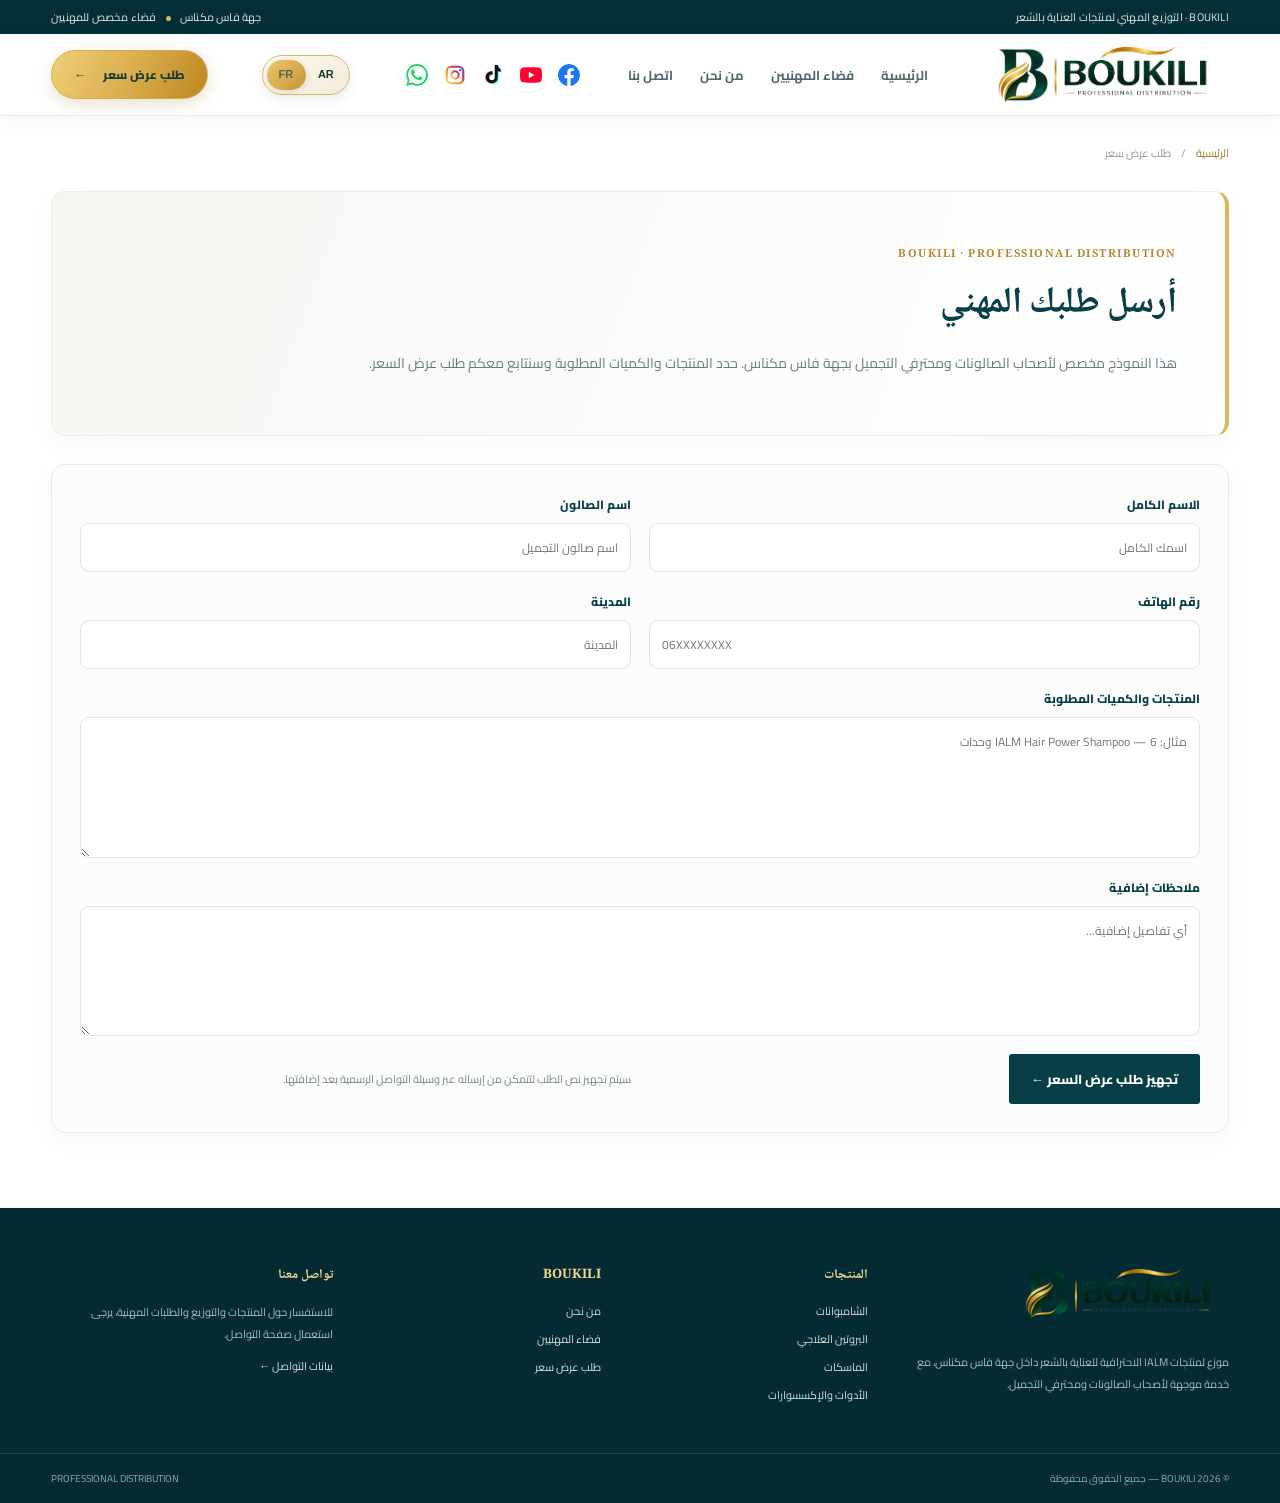
<file: quote.html>
<!doctype html><html lang="ar" dir="rtl"><head><meta charset="utf-8"><meta name="viewport" content="width=device-width,initial-scale=1"><meta name="theme-color" content="#07534c"><title>طلب عرض سعر | BOUKILI</title><link rel="preconnect" href="https://fonts.googleapis.com"><link rel="preconnect" href="https://fonts.gstatic.com" crossorigin><link href="https://fonts.googleapis.com/css2?family=Cairo:wght@400;500;600;700;800;900&family=Manrope:wght@400;500;600;700;800&family=Noto+Naskh+Arabic:wght@400;500;600;700&family=Playfair+Display:wght@500;600;700&display=swap" rel="stylesheet"><link rel="stylesheet" href="assets/style.css"></head><body><div class="topbar"><div class="container topinner"><span>BOUKILI · التوزيع المهني لمنتجات العناية بالشعر</span><span>جهة فاس مكناس <i class="dot"></i> فضاء مخصص للمهنيين</span></div></div>
<header class="site-header"><div class="container header-inner"><a class="brand" href="index.html"><img class="brand-logo-img" src="assets/images/boukili-logo.webp" alt="BOUKILI Professional Distribution"></a><button class="menu-toggle" id="hamb" aria-label="فتح القائمة">☰</button><nav id="nav"><a href="index.html">الرئيسية</a><a href="professionals.html">فضاء المهنيين</a><a href="about.html">من نحن</a><a href="contact.html">اتصل بنا</a></nav><div class="social-icons-header" aria-label="تابعونا على منصات التواصل">
<a class="social-icon social-whatsapp" href="https://wa.me/212762486632" target="_blank" rel="noopener" aria-label="WhatsApp" title="WhatsApp"><svg viewBox="0 0 24 24" aria-hidden="true"><path fill="currentColor" d="M20.5 3.5A11.8 11.8 0 0 0 12.1 0C5.6 0 .3 5.3.3 11.8c0 2.1.6 4.1 1.6 5.9L0 24l6.5-1.7a11.8 11.8 0 0 0 5.6 1.4h.1c6.5 0 11.8-5.3 11.8-11.8 0-3.2-1.2-6.1-3.5-8.4ZM12.1 21.7c-1.8 0-3.5-.5-5-1.4l-.4-.2-3.8 1 1-3.7-.2-.4a9.8 9.8 0 1 1 8.4 4.7Zm5.4-7.3c-.3-.2-1.8-.9-2.1-1-.3-.1-.5-.2-.7.2-.2.3-.8 1-1 1.2-.2.2-.4.2-.7.1-.3-.2-1.3-.5-2.5-1.6-.9-.8-1.5-1.8-1.7-2.1-.2-.3 0-.5.1-.6l.5-.6c.2-.2.2-.3.3-.5.1-.2 0-.4 0-.6-.1-.2-.7-1.7-1-2.3-.2-.6-.5-.5-.7-.5h-.6c-.2 0-.6.1-.9.4-.3.3-1.1 1.1-1.1 2.6s1.1 3 1.2 3.2c.2.2 2.2 3.4 5.3 4.7.7.3 1.3.5 1.7.6.7.2 1.4.2 1.9.1.6-.1 1.8-.7 2-1.4.3-.7.3-1.3.2-1.4-.1-.2-.3-.3-.6-.4Z"/></svg></a>
<a class="social-icon social-instagram" href="https://www.instagram.com/beaute_boukili" target="_blank" rel="noopener" aria-label="Instagram" title="Instagram"><svg viewBox="0 0 24 24" aria-hidden="true"><defs><linearGradient id="igGradient" x1="0" y1="1" x2="1" y2="0"><stop stop-color="#feda75"/><stop offset=".45" stop-color="#fa7e1e"/><stop offset=".72" stop-color="#d62976"/><stop offset="1" stop-color="#4f5bd5"/></linearGradient></defs><rect x="3" y="3" width="18" height="18" rx="5" fill="none" stroke="url(#igGradient)" stroke-width="2.4"/><circle cx="12" cy="12" r="4" fill="none" stroke="url(#igGradient)" stroke-width="2.2"/><circle cx="17.6" cy="6.7" r="1.3" fill="#d62976"/></svg></a>
<a class="social-icon social-tiktok" href="https://www.tiktok.com/@boukili_meknes" target="_blank" rel="noopener" aria-label="TikTok" title="TikTok"><svg viewBox="0 0 24 24" aria-hidden="true"><path fill="#25F4EE" d="M15 2h3c.2 2 1.3 3.5 3 4.3v3.1a9 9 0 0 1-3-1v7.1a6.5 6.5 0 1 1-6.5-6.5h.8v3.3h-.8a3.2 3.2 0 1 0 3.2 3.2V2Z"/><path fill="#FE2C55" d="M13.5 1h3c.2 2 1.3 3.5 3 4.3v3.1a9 9 0 0 1-3-1v7.1a6.5 6.5 0 1 1-6.5-6.5h.8v3.3H11a3.2 3.2 0 1 0 3.2 3.2V1Z"/><path fill="#111" d="M14.2 1h3c.2 2 1.3 3.5 3 4.3v3.1a9 9 0 0 1-3-1v7.1a6.5 6.5 0 1 1-6.5-6.5h.8v3.3h-.8a3.2 3.2 0 1 0 3.2 3.2V1Z"/></svg></a>
<a class="social-icon social-youtube" href="https://youtube.com/@boukiliabdallah" target="_blank" rel="noopener" aria-label="YouTube" title="YouTube"><svg viewBox="0 0 24 24" aria-hidden="true"><path fill="#FF0033" d="M23.5 6.2a3 3 0 0 0-2.1-2.1C19.5 3.6 12 3.6 12 3.6s-7.5 0-9.4.5A3 3 0 0 0 .5 6.2 31 31 0 0 0 0 12a31 31 0 0 0 .5 5.8 3 3 0 0 0 2.1 2.1c1.9.5 9.4.5 9.4.5s7.5 0 9.4-.5a3 3 0 0 0 2.1-2.1A31 31 0 0 0 24 12a31 31 0 0 0-.5-5.8Z"/><path fill="#fff" d="m9.6 15.5 6.2-3.5-6.2-3.5v7Z"/></svg></a>
<a class="social-icon social-facebook" href="https://www.facebook.com/share/19rXAyGhDk/" target="_blank" rel="noopener" aria-label="Facebook" title="Facebook"><svg viewBox="0 0 24 24" aria-hidden="true"><path fill="#1877F2" d="M24 12a12 12 0 1 0-13.9 11.9v-8.4H7.1V12h3V9.3c0-3 1.8-4.7 4.5-4.7 1.3 0 2.6.2 2.6.2v2.9h-1.5c-1.5 0-2 .9-2 1.9V12h3.4l-.5 3.5h-2.9v8.4A12 12 0 0 0 24 12Z"/></svg></a>
</div><a class="header-cta" href="quote.html">طلب عرض سعر <span>←</span></a></div></header><main class="container info-page"><div class="breadcrumbs"><a href="index.html">الرئيسية</a><span>/</span><span>طلب عرض سعر</span></div><section class="info-hero"><span class="section-kicker">BOUKILI · PROFESSIONAL DISTRIBUTION</span><h1>أرسل طلبك المهني</h1><p>هذا النموذج مخصص لأصحاب الصالونات ومحترفي التجميل بجهة فاس مكناس. حدد المنتجات والكميات المطلوبة وسنتابع معكم طلب عرض السعر.</p></section><form class="inquiry-form" id="quoteForm"><label>الاسم الكامل<input required name="name" placeholder="اسمك الكامل"></label><label>اسم الصالون<input name="salon" placeholder="اسم صالون التجميل"></label><label>رقم الهاتف<input required name="phone" type="tel" placeholder="06XXXXXXXX"></label><label>المدينة<input name="city" placeholder="المدينة"></label><label class="wide">المنتجات والكميات المطلوبة<textarea required name="items" rows="5" placeholder="مثال: IALM Hair Power Shampoo — 6 وحدات"></textarea></label><label class="wide">ملاحظات إضافية<textarea name="notes" rows="3" placeholder="أي تفاصيل إضافية..."></textarea></label><button onclick="location.href='https://wa.me/212762-486632' " class="btn btn-dark" type="submit">تجهيز طلب عرض السعر ←</button><p class="form-hint" id="formHint">سيتم تجهيز نص الطلب لتتمكن من إرساله عبر وسيلة التواصل الرسمية بعد إضافتها.</p></form></main><footer><div class="container footer-main"><div class="footer-brand"><a class="brand" href="index.html"><img class="brand-logo-img" src="assets/images/boukili-logo.webp" alt="BOUKILI Professional Distribution"></a><p>موزع لمنتجات IALM الاحترافية للعناية بالشعر داخل جهة فاس مكناس، مع خدمة موجهة لأصحاب الصالونات ومحترفي التجميل.</p></div><div><h3>المنتجات</h3><a href="category.html?cat=shampoings">الشامبوانات</a><a href="category.html?cat=proteines">البروتين العلاجي</a><a href="category.html?cat=masques">الماسكات</a><a href="category.html?cat=accessoires">الأدوات والإكسسوارات</a></div><div><h3>BOUKILI</h3><a href="about.html">من نحن</a><a href="professionals.html">فضاء المهنيين</a><a href="quote.html">طلب عرض سعر</a></div><div><h3>تواصل معنا</h3><p>للاستفسار حول المنتجات والتوزيع والطلبات المهنية، يرجى استعمال صفحة التواصل.</p><a href="contact.html">بيانات التواصل ←</a></div></div><div class="footer-bottom"><div class="container"><span>© 2026 BOUKILI — جميع الحقوق محفوظة</span><span>PROFESSIONAL DISTRIBUTION</span></div></div></footer><script src="assets/app.js"></script><script src="assets/pages.js"></script><script src="assets/i18n.js"></script></body></html>
</file>
<file: assets/style.css>
:root{--teal:#073f48;--deep:#042f36;--teal2:#0b6670;--gold:#d9b75d;--gold2:#f0d98f;--ink:#173b40;--muted:#718487;--line:#e4ecea;--paper:#f5f8f7;--white:#fff;--shadow:0 18px 45px rgba(5,48,55,.10)}
*{box-sizing:border-box}html{scroll-behavior:smooth}body{margin:0;color:var(--ink);font-family:'Cairo',Arial,sans-serif;background:#fff}a{color:inherit;text-decoration:none}button,input,select{font:inherit}.container{width:min(1200px,92%);margin-inline:auto}.topbar{background:var(--deep);color:#dce9e7;font-size:11px;letter-spacing:.2px}.topinner{height:34px;display:flex;justify-content:space-between;align-items:center}.dot{display:inline-block;width:5px;height:5px;border-radius:50%;background:var(--gold);vertical-align:middle;margin:0 7px}.site-header{height:82px;background:rgba(255,255,255,.97);position:sticky;top:0;z-index:20;border-bottom:1px solid #e8eeee;backdrop-filter:blur(12px)}.header-inner{height:100%;display:flex;align-items:center;justify-content:space-between;gap:24px}.brand{display:flex;align-items:center;gap:10px;color:var(--teal);flex-shrink:0}.brand-mark{font:66px/1 Georgia,serif;color:#08727a}.brand strong,.brand small{display:block}.brand strong{font:900 21px Arial,sans-serif;letter-spacing:.2px}.brand small{font:9px Arial,sans-serif;color:#829193;letter-spacing:1.5px;margin-top:5px}.site-header nav{display:flex;align-items:center;gap:27px;font-size:13px;font-weight:800;color:#52676a}.site-header nav a{transition:.2s}.site-header nav a:hover,.site-header nav a.active{color:#a17b26}.header-cta{background:var(--teal);color:white;padding:11px 17px;border-radius:3px;font-size:12px;font-weight:800;white-space:nowrap}.header-cta span{color:var(--gold2);margin-right:8px}.menu-toggle{display:none;border:0;background:none;color:var(--teal);font-size:27px}.hero{height:590px;min-height:500px;position:relative;overflow:hidden;background-image:url('images/hero-products-original.jpg');background-position:center 47%;background-size:cover;background-repeat:no-repeat;display:flex;align-items:center}.hero-overlay{position:absolute;inset:0;background:linear-gradient(270deg,rgba(2,35,41,.97) 0%,rgba(3,48,55,.88) 35%,rgba(3,48,55,.18) 75%,rgba(3,48,55,.04) 100%)}.hero-inner{position:relative;z-index:1;display:flex;justify-content:flex-start}.hero-copy{width:min(590px,54%);color:white;padding:20px 0}.eyebrow,.section-kicker{display:inline-flex;align-items:center;gap:9px;color:#b18a36;font-size:11px;font-weight:900;letter-spacing:1.5px}.eyebrow{color:var(--gold2)}.eyebrow i{width:7px;height:7px;border-radius:50%;background:var(--gold)}.hero h1{font-size:clamp(42px,5vw,66px);line-height:1.32;margin:20px 0 14px;font-weight:900;animation:fadeUp .75s .12s both}.hero h1 em,.section-heading h2 em,.brand-panel h2 em{font-style:normal;color:var(--gold)}.hero-copy>p{font-size:15px;line-height:2.15;color:#e0e9e8;max-width:530px;margin:0;animation:fadeUp .75s .3s both}.hero-actions{display:flex;gap:12px;margin-top:28px;animation:fadeUp .75s .48s both}.btn{display:inline-flex;align-items:center;justify-content:center;gap:18px;padding:13px 22px;border-radius:3px;font-size:13px;font-weight:900;border:1px solid transparent;cursor:pointer;transition:.2s}.btn:hover{transform:translateY(-2px)}.btn-gold{background:var(--gold);color:#29230f}.btn-gold:hover{background:#e8ca79}.btn-outline{border-color:#e4d18f;color:white;background:rgba(3,35,40,.18)}.btn-dark{background:var(--teal);color:#fff}.btn-light{background:#f3f7f6;color:var(--teal);border-color:var(--line)}.hero-note{margin-top:34px;color:#d4e0df;font-size:11px}.hero-note span{color:var(--gold);font-size:18px;vertical-align:middle;margin-left:6px}.hero-bottom{position:absolute;bottom:0;left:0;right:0;background:rgba(3,40,46,.58);border-top:1px solid rgba(255,255,255,.2);padding:10px 4%;display:flex;justify-content:space-between;color:#dce8e7;font:9px Arial;letter-spacing:2px}.trust-strip{background:#f3f7f6;border-bottom:1px solid #e7eeec}.trust-grid{display:grid;grid-template-columns:repeat(4,1fr);padding:24px 0;gap:12px}.trust-grid article{display:flex;align-items:center;justify-content:center;gap:13px;border-left:1px solid #dce6e4}.trust-grid article:last-child{border:0}.trust-icon{font-size:27px;color:#b18a36}.trust-grid b,.trust-grid small{display:block}.trust-grid b{font-size:12px}.trust-grid small{font-size:10px;color:#839294;margin-top:2px}.section{padding-top:75px;padding-bottom:78px}.section-heading{display:flex;justify-content:space-between;align-items:end;margin-bottom:28px;gap:20px}.section-heading h2{font-size:32px;line-height:1.4;margin:5px 0}.section-heading p{margin:5px 0 0;color:var(--muted);font-size:12px}.text-link{font-size:12px;font-weight:900;color:#8f6d28;white-space:nowrap}.text-link b{margin-right:7px}.category-grid{display:grid;grid-template-columns:repeat(4,1fr);gap:17px}.category-card{position:relative;display:block;overflow:hidden;background:var(--deep);color:white;min-width:0;box-shadow:var(--shadow);transition:transform .25s,box-shadow .25s}.category-card:hover{transform:translateY(-6px);box-shadow:0 22px 42px #042f3628}.category-card>img{width:100%;aspect-ratio:1/1;object-fit:cover;display:block;transition:transform .45s}.category-card:hover>img{transform:scale(1.045)}.category-card>div{position:relative;padding:17px 18px 20px;border-top:1px solid #d8b95e66;min-height:120px}.category-card>div small{font:9px Arial;color:var(--gold2);letter-spacing:1.2px}.category-card h3{font-size:19px;margin:6px 0 2px}.category-card p{font-size:11px;color:#c2d2d1;margin:0}.cat-number{position:absolute;top:12px;right:12px;background:rgba(3,40,46,.82);border:1px solid #ffffff70;color:#fff;padding:4px 8px;font:10px Arial;letter-spacing:1px}.circle-arrow{position:absolute;left:16px;bottom:22px;width:28px;height:28px;border:1px solid #d7b65d;border-radius:50%;display:grid;place-items:center;color:var(--gold2);font-size:14px}.brand-panel{background:linear-gradient(115deg,#052f36,#0a5861);color:white;position:relative;overflow:hidden}.brand-panel:after{content:'B';position:absolute;left:4%;top:-95px;font:400 360px Georgia;color:#ffffff08}.brand-panel-inner{min-height:245px;display:grid;grid-template-columns:1fr 1.2fr auto;align-items:center;gap:45px;position:relative;z-index:1;padding:42px 0}.brand-panel h2{font-size:35px;line-height:1.35;margin:10px 0}.brand-panel p{font-size:13px;line-height:2.2;color:#d2e0df;margin:0}.about-section{display:grid;grid-template-columns:180px 1fr;gap:35px;align-items:center}.about-symbol{height:170px;background:#f4f7f6;border:1px solid #e3ebea;display:grid;place-items:center;color:#08727a;font:150px Georgia;position:relative}.about-symbol:after{content:'';position:absolute;inset:12px;border:1px solid #d9bb68}.about-section h2{font-size:27px;margin:8px 0}.about-section p{font-size:13px;line-height:2.1;color:var(--muted);max-width:850px}.about-points{display:flex;gap:10px;flex-wrap:wrap;margin-top:18px}.about-points span{background:#f2f6f5;border-right:2px solid var(--gold);padding:7px 12px;font-size:11px;font-weight:800}footer{background:#032b31;color:white}.footer-main{display:grid;grid-template-columns:1.4fr 1fr 1fr 1.2fr;gap:35px;padding:48px 0 40px}.footer-brand .brand{color:#fff}.footer-brand .brand-mark{color:#45a1a5}.footer-brand p,.footer-main>div>p{font-size:11px;line-height:2;color:#a9c0be}.footer-main h3{font-size:13px;color:var(--gold2);margin:8px 0 15px}.footer-main>div>a:not(.brand){display:block;font-size:11px;color:#d4e1df;margin:8px 0}.contact-note{font-size:10px;color:#8faeaa}.footer-bottom{border-top:1px solid #ffffff1c}.footer-bottom .container,.footer-bottom.standalone{display:flex;justify-content:space-between;gap:15px;padding:15px 0;color:#91aaa8;font-size:10px}.footer-bottom.standalone{padding:18px 0}.footer-bottom a{color:var(--gold2)}
/* Category and product pages */
.listing-page{padding-top:30px;padding-bottom:70px;min-height:70vh}.breadcrumbs{display:flex;gap:10px;align-items:center;color:#8b999a;font-size:11px;margin:0 0 27px}.breadcrumbs a{color:#9a772d}.listing-heading{display:flex;justify-content:space-between;align-items:end;gap:20px;margin-bottom:25px}.listing-heading h1{font-size:35px;margin:5px 0}.listing-heading p{font-size:12px;color:var(--muted);margin:0}.listing-count{display:flex;align-items:center;gap:10px;background:#f4f7f6;padding:10px 15px;color:#718184;font-size:10px}.listing-count b{font:700 25px Arial;color:#a27c2e}.catalog-toolbar{display:flex;gap:12px;margin-bottom:23px;padding:13px;background:#f5f8f7;border:1px solid #e8eeec}.searchbox{display:flex;align-items:center;gap:9px;flex:1;background:white;border:1px solid #dfe8e6;padding:0 12px;min-height:43px}.searchbox span{font-size:25px;color:#9d7c36}.searchbox input{width:100%;border:0;outline:0;font-size:12px;color:var(--ink);background:transparent}.catalog-toolbar select{border:1px solid #dfe8e6;background:white;padding:0 12px;color:#52676a;font-size:11px;min-width:190px;outline:0}.products-grid{display:grid;grid-template-columns:repeat(3,minmax(0,1fr));gap:20px}.product-card{border:1px solid #e4ecea;background:white;min-width:0;transition:.25s;display:flex;flex-direction:column}.product-card:hover{box-shadow:var(--shadow);transform:translateY(-4px)}.product-image{position:relative;display:block;background:#f5f8f7;overflow:hidden}.product-image img{width:100%;height:330px;display:block;object-fit:contain;padding:9px;transition:transform .3s}.product-card:hover .product-image img{transform:scale(1.025)}.image-tag{position:absolute;top:12px;right:12px;background:#073f48e8;color:#f4d98d;font:8px Arial;letter-spacing:1px;padding:6px 8px}.product-card-body{padding:15px 17px 17px;display:flex;flex-direction:column;flex:1}.product-category{font-size:10px;color:#a17b26;font-weight:900}.product-card h3{font-size:15px;line-height:1.6;margin:6px 0 14px;min-height:48px}.product-meta{display:flex;justify-content:space-between;align-items:center;border-top:1px solid #edf1f0;padding-top:12px;font-size:11px;color:#7a898b}.product-meta b{font-size:16px;color:#a17b26}.product-link{display:flex;justify-content:space-between;align-items:center;margin-top:14px;background:var(--teal);color:white;padding:10px 13px;font-size:11px;font-weight:800}.product-link span{color:var(--gold2)}.empty-state{padding:40px;text-align:center;color:#829092;background:#f7f9f8;margin-top:15px}.professional-note{margin-top:38px;padding:18px 20px;background:#f5f8f7;border-right:3px solid var(--gold)}.professional-note b{font-size:13px}.professional-note p{font-size:11px;color:var(--muted);margin:5px 0 0;line-height:1.9}.product-detail-page{padding-top:30px;padding-bottom:75px}.detail-layout{display:grid;grid-template-columns:1fr 1fr;gap:55px;align-items:start}.detail-photo{position:relative;background:#f5f8f7;border:1px solid #e8eeec;padding:18px}.detail-photo img{width:100%;height:560px;object-fit:contain;display:block}.detail-photo>span{position:absolute;top:16px;right:16px;background:var(--teal);color:var(--gold2);padding:7px 10px;font:9px Arial;letter-spacing:1px}.detail-info{padding-top:15px}.detail-info h1{font-size:31px;line-height:1.5;margin:10px 0 14px}.detail-lead{font-size:13px;line-height:2.1;color:#667b7e}.detail-price{display:flex;justify-content:space-between;align-items:center;background:#f5f8f7;padding:14px 17px;margin:22px 0 12px}.detail-price span,.spec-row span{font-size:11px;color:#758588}.detail-price b{font-size:23px;color:#a17b26}.spec-row{display:flex;justify-content:space-between;padding:12px 17px;border-bottom:1px solid var(--line);font-size:12px}.detail-info h2{font-size:17px;margin:24px 0 10px}.feature-list{padding:0 20px 0 0;margin:0;color:#607679;font-size:12px;line-height:2.2}.feature-list li{padding-right:3px}.feature-list li::marker{color:#bd9845}.detail-actions{display:flex;gap:10px;flex-wrap:wrap;margin-top:24px}.detail-actions .btn{font-size:11px}.detail-disclaimer{font-size:10px;line-height:1.9;color:#899697;margin-top:18px}.related-section{padding-top:65px}.related-section .section-heading{margin-bottom:20px}.related-grid{grid-template-columns:repeat(2,minmax(0,1fr));max-width:780px}.related-grid .product-image img{height:250px}
@keyframes fadeUp{from{opacity:0;transform:translateY(22px)}to{opacity:1;transform:translateY(0)}}
@media(max-width:950px){.site-header nav{gap:15px}.header-cta{display:none}.category-grid{grid-template-columns:repeat(2,1fr)}.brand-panel-inner{grid-template-columns:1fr 1.3fr;gap:25px}.brand-panel-inner .btn{grid-column:2;justify-self:start}.products-grid{grid-template-columns:repeat(2,minmax(0,1fr))}.product-image img{height:290px}.detail-layout{gap:30px}.detail-photo img{height:470px}.footer-main{grid-template-columns:repeat(2,1fr)}}
@media(max-width:650px){.topinner{height:31px;font-size:9px}.site-header{height:68px}.brand-mark{font-size:53px}.brand strong{font-size:17px}.brand small{font-size:7px}.menu-toggle{display:block}.site-header nav{display:none;position:absolute;top:68px;right:0;left:0;background:#fff;padding:16px 5%;box-shadow:0 12px 22px #052f3617;flex-direction:column;align-items:stretch;gap:0}.site-header nav.open{display:flex}.site-header nav a{padding:10px 0;border-bottom:1px solid #edf1f0}.hero{height:540px;min-height:0;background-position:47% center}.hero-overlay{background:linear-gradient(0deg,rgba(2,35,41,.97) 0%,rgba(3,48,55,.82) 57%,rgba(3,48,55,.15) 100%)}.hero-inner{align-items:end}.hero-copy{width:100%;padding:185px 0 52px}.hero h1{font-size:39px;margin:12px 0}.hero-copy>p{font-size:12px;line-height:2}.hero-actions{margin-top:18px}.btn{padding:11px 15px;font-size:11px}.hero-note{font-size:9px;margin-top:22px}.hero-bottom{font-size:7px}.trust-grid{grid-template-columns:repeat(2,1fr);padding:18px 0;gap:18px 5px}.trust-grid article{justify-content:flex-start;border:0;padding-right:7px}.trust-icon{font-size:22px}.trust-grid b{font-size:10px}.trust-grid small{font-size:9px}.section{padding-top:48px;padding-bottom:50px}.section-heading{align-items:start;margin-bottom:18px}.section-heading h2{font-size:25px}.section-heading p{font-size:10px;line-height:1.8}.text-link{font-size:10px;margin-top:22px}.category-grid{gap:10px}.category-card>div{padding:12px 11px 16px;min-height:105px}.category-card h3{font-size:15px}.category-card p{font-size:9px}.category-card>div small{font-size:7px}.circle-arrow{left:10px;bottom:15px;width:24px;height:24px}.cat-number{font-size:8px;top:8px;right:8px}.brand-panel-inner{display:block;padding:32px 0}.brand-panel h2{font-size:29px;margin:8px 0}.brand-panel p{font-size:11px;margin:12px 0 18px}.brand-panel-inner .btn{display:inline-flex}.about-section{grid-template-columns:1fr;gap:20px}.about-symbol{height:105px;font-size:95px}.about-symbol:after{inset:8px}.about-section h2{font-size:22px}.about-section p{font-size:11px}.about-points span{font-size:9px}.footer-main{grid-template-columns:1fr 1fr;gap:25px 18px;padding:34px 0}.footer-brand{grid-column:1/-1}.footer-main h3{font-size:12px}.footer-bottom .container,.footer-bottom.standalone{font-size:8px;flex-wrap:wrap}.listing-page{padding-top:20px;padding-bottom:45px}.breadcrumbs{font-size:9px;margin-bottom:18px}.listing-heading{align-items:center;margin-bottom:17px}.listing-heading h1{font-size:27px}.listing-heading p{font-size:10px;line-height:1.8;max-width:250px}.listing-count{padding:7px 9px;gap:6px;font-size:8px}.listing-count b{font-size:19px}.catalog-toolbar{padding:8px;gap:7px;margin-bottom:15px}.searchbox{min-height:39px;padding:0 8px}.searchbox input{font-size:10px}.catalog-toolbar select{min-width:0;width:132px;font-size:9px;padding:0 5px}.products-grid{gap:9px}.product-image img{height:205px;padding:3px}.image-tag{top:7px;right:7px;font-size:6px;padding:5px}.product-card-body{padding:10px}.product-category{font-size:8px}.product-card h3{font-size:11px;min-height:42px;margin:4px 0 10px}.product-meta{font-size:9px;padding-top:8px}.product-meta b{font-size:13px}.product-link{font-size:9px;padding:8px 9px;margin-top:10px}.professional-note{margin-top:25px;padding:13px}.professional-note b{font-size:11px}.professional-note p{font-size:9px}.product-detail-page{padding-top:20px;padding-bottom:45px}.detail-layout{grid-template-columns:1fr;gap:20px}.detail-photo{padding:8px}.detail-photo img{height:350px}.detail-info{padding-top:0}.detail-info h1{font-size:24px;margin:7px 0}.detail-lead{font-size:11px}.detail-price{padding:11px 13px;margin:15px 0 8px}.detail-price b{font-size:19px}.spec-row{font-size:10px;padding:10px 13px}.detail-info h2{font-size:15px;margin:18px 0 7px}.feature-list{font-size:10px}.detail-actions .btn{font-size:10px}.detail-disclaimer{font-size:9px}.related-section{padding-top:40px}.related-section .section-heading h2{font-size:20px}.related-grid .product-image img{height:190px}}

/* BOUKILI professional distributor pages */
.info-page{padding-top:28px;padding-bottom:75px;min-height:65vh}.info-hero{padding:44px 48px;background:linear-gradient(110deg,#f6f7f3,#fff);border:1px solid #e8eeeb;border-right:4px solid var(--gold);margin-bottom:28px}.info-hero h1{font-size:36px;color:var(--teal);margin:8px 0 12px}.info-hero p{font-size:14px;line-height:2.2;color:#687d7e;max-width:850px}.info-grid{display:grid;grid-template-columns:repeat(2,1fr);gap:18px}.info-grid article{border:1px solid var(--line);padding:28px;background:#fff;min-height:190px}.info-grid h2{font-size:19px;color:var(--teal)}.info-grid p{font-size:13px;line-height:2.1;color:var(--muted)}.info-mark{font-size:28px;color:#b7923e}.brand-cards{display:grid;grid-template-columns:repeat(2,minmax(0,1fr));gap:20px}.brand-card{display:flex;flex-direction:column;align-items:center;justify-content:center;text-align:center;min-height:220px;padding:30px;background:#f7f8f5;border:1px solid var(--line);border-radius:3px}.brand-card strong{font:700 48px Georgia,serif;color:var(--teal)}.brand-card span{font:10px Arial;letter-spacing:2px;color:#a8873f;margin:8px}.brand-card small{font-size:12px;color:var(--muted);margin:8px 0 15px}.inquiry-form{display:grid;grid-template-columns:repeat(2,minmax(0,1fr));gap:16px;padding:25px;border:1px solid var(--line);background:#fbfcfb}.inquiry-form label{display:flex;flex-direction:column;gap:7px;font-size:12px;font-weight:800;color:var(--teal)}.inquiry-form input,.inquiry-form textarea{border:1px solid #dfe8e5;background:#fff;padding:12px;font:12px 'Cairo',sans-serif;outline-color:var(--teal2);border-radius:2px}.inquiry-form .wide{grid-column:1/-1}.inquiry-form button{justify-self:start;border:0;cursor:pointer}.form-hint{font-size:11px;color:#758789;align-self:center}.brands-preview{padding-top:5px}.header-cta{white-space:nowrap}@media(max-width:950px){.site-header nav{gap:12px;font-size:11px}.header-cta{font-size:10px;padding:10px 12px}}@media(max-width:650px){.info-page{padding-top:18px;padding-bottom:45px}.info-hero{padding:25px 20px}.info-hero h1{font-size:27px}.info-hero p{font-size:11px}.info-grid,.brand-cards,.inquiry-form{grid-template-columns:1fr}.inquiry-form .wide{grid-column:auto}.info-grid article{padding:20px}.brand-card{min-height:175px}.inquiry-form{padding:15px}}

/* visual direction: clean white professional distributor website */
.hero-overlay{background:linear-gradient(270deg,rgba(255,255,255,.99) 0%,rgba(255,255,255,.95) 35%,rgba(255,255,255,.34) 61%,rgba(255,255,255,0) 82%)}
.hero-copy{color:#163b3b}.hero h1{color:#163b3b}.hero h1 em{color:#07534c}.hero-copy>p{color:#526b6b}.eyebrow{color:#92722e}.eyebrow i{background:#c5a34d}.hero-note{color:#536a69}.hero-note span{color:#b18a36}.hero-bottom{background:rgba(255,255,255,.88);border-top:1px solid #e7ece9;color:#607775}
.category-card{background:#fff;color:#173b40;border:1px solid #e5ebe8;box-shadow:0 10px 26px rgba(5,48,55,.07)}.category-card>div{border-top:1px solid #e9eeeb}.category-card>div small{color:#9a7a36}.category-card p{color:#718487}.circle-arrow{border-color:#0b625b;color:#0b625b}.cat-number{background:#07534c;color:white;border:0}
.product-card{border-radius:3px;overflow:hidden}.product-image{background:#f6f7f4}.product-link{border-radius:2px}.detail-photo{background:#f7f8f5}.brand-panel{background:linear-gradient(115deg,#f4f6f2,#eaf0ed);color:#173b40}.brand-panel p{color:#607679}.brand-panel h2 em{color:#a98535}.brand-panel:after{color:#07534c08}
@media(max-width:650px){.hero-overlay{background:linear-gradient(0deg,rgba(255,255,255,.99) 0%,rgba(255,255,255,.94) 57%,rgba(255,255,255,.18) 100%)}.hero h1,.hero-copy{color:#163b3b}.hero-copy>p,.hero-note{color:#526b6b}.hero-bottom{background:rgba(255,255,255,.9);color:#607775}}

/* Luxury Fes-Meknes distributor homepage refresh */
.home-lux{--forest:#063d34;--forest2:#032c27;--gold:#d5a52f;--gold-bright:#f1c64e;--cream:#f7f7f2;background:#fff;color:#102f2b}
.home-lux .topbar{background:#032f29;color:#e8f0e9}.home-lux .site-header{height:86px;border-bottom:1px solid #e9ece7}.home-lux .brand{color:#082f29}.home-lux .brand-mark{color:#0a594a}.home-lux .brand strong{font-size:20px;color:#102e2a}.home-lux .brand strong b{color:#b98a1c}.home-lux .site-header nav{gap:23px;color:#263d39}.home-lux .site-header nav a.active,.home-lux .site-header nav a:hover{color:#a77b17}.home-lux .header-cta{background:linear-gradient(135deg,#e7bd4e,#bd871b);color:#172b25;border-radius:30px;padding:12px 22px;box-shadow:0 5px 16px #9b761b30}.home-lux .header-cta span{color:#173a30}
.lux-hero{min-height:570px;position:relative;overflow:hidden;background:radial-gradient(ellipse at 24% 42%,#0b6757 0%,#06463d 36%,#032c27 78%);color:#fff}.lux-hero:before{content:"";position:absolute;inset:0;background:linear-gradient(90deg,rgba(3,38,33,.08),rgba(2,38,33,.35) 47%,rgba(2,36,31,.04));pointer-events:none}.lux-glow{position:absolute;width:620px;height:620px;border-radius:50%;border:1px solid #d7ad3d55;left:-110px;top:-160px;box-shadow:0 0 0 18px #d7ad3d0c,0 0 90px #e7bd4e22}.lux-hero-grid{position:relative;z-index:1;min-height:570px;display:grid;grid-template-columns:1.05fr .95fr;align-items:center;gap:25px;padding-top:28px;padding-bottom:55px}.lux-visual{position:relative;min-width:0;display:flex;align-items:center;justify-content:center;min-height:450px}.visual-frame{position:relative;width:100%;max-width:620px;overflow:hidden;background:transparent;filter:drop-shadow(0 20px 28px #001a1640);animation:luxFloat 7s ease-in-out infinite}.hero-product-video{display:block;width:100%;aspect-ratio:16/9;height:auto;object-fit:cover;border:0;border-radius:0;background:#063d34;mix-blend-mode:normal}.lux-visual{padding:0;margin:0}.lux-hero-grid{gap:12px}.lux-copy{padding:5px 15px 0 0;max-width:590px}.lux-brandline{font:900 22px Arial;letter-spacing:2px;color:#fff;margin-bottom:23px}.lux-brandline span{color:#e5b63c}.lux-brandline small{display:block;font:700 9px Arial;letter-spacing:2px;color:#b8cec6;margin-top:5px}.lux-kicker{display:flex;align-items:center;gap:9px;color:#e7c45f;font-size:11px;font-weight:900}.lux-kicker i{width:7px;height:7px;background:#e8bd45;border-radius:50%;box-shadow:0 0 12px #e8bd45}.lux-copy h1{font-size:clamp(35px,4.1vw,57px);line-height:1.38;margin:14px 0 12px;font-weight:900;color:white}.lux-copy h1 em{font-style:normal;color:#f0c34b}.lux-copy>p{font-size:13px;line-height:2.15;color:#d8e7df;max-width:510px;margin:0}.region-card{margin-top:20px;display:flex;align-items:center;gap:12px;width:max-content;max-width:100%;padding:10px 14px;border:1px solid #d5b34c65;border-radius:12px;background:#ffffff0b;backdrop-filter:blur(8px)}.region-pin{width:36px;height:36px;border-radius:50%;display:grid;place-items:center;background:#d5a52f;color:#163b30;font-size:24px}.region-card small,.region-card strong{display:block}.region-card small{font-size:9px;color:#b8cec6}.region-card strong{font-size:13px;color:#fff}.region-mark{border-right:1px solid #ffffff30;padding-right:13px;margin-right:5px;font:700 9px Arial;letter-spacing:1px;color:#e9c45d}.lux-actions{display:flex;gap:12px;flex-wrap:wrap;margin-top:22px}.lux-actions .btn{border-radius:30px;padding:13px 22px}.lux-actions .btn-gold{background:linear-gradient(135deg,#f3ce60,#d49b22);color:#1b3029;box-shadow:0 8px 20px #d7a52e35}.lux-contact{border-color:#d9c36c;color:#fff;background:#ffffff0a}.lux-dots{display:flex;gap:8px;margin-top:25px}.lux-dots button{width:9px;height:9px;border:0;border-radius:50%;background:#78938a;padding:0;cursor:pointer}.lux-dots button.active{width:24px;border-radius:10px;background:#efc34c}.lux-hero-foot{position:absolute;bottom:0;right:0;left:0;display:flex;justify-content:space-between;padding:12px max(4%,calc((100% - 1200px)/2));background:#022c27a8;border-top:1px solid #ffffff20;color:#c4d5cc;font:700 8px Arial;letter-spacing:2px}
.proof-band{background:#f8f8f3;border-bottom:1px solid #eceee7}.proof-grid{display:grid;grid-template-columns:1.1fr repeat(4,1fr);align-items:center;gap:10px;padding:23px 0}.proof-intro small,.lux-brand-inner>div small{display:block;color:#9b7825;font:800 9px Arial;letter-spacing:1.5px}.proof-intro strong{display:block;font-size:17px;line-height:1.4;color:#123c32;margin-top:4px}.proof-grid article{display:flex;align-items:center;gap:12px;border-right:1px solid #e2e5dc;padding:8px 15px}.proof-icon{width:39px;height:39px;flex:0 0 39px;border-radius:50%;display:grid;place-items:center;border:1px solid #d9bd68;color:#a67c1d;font-size:20px}.proof-grid b,.proof-grid small{display:block}.proof-grid b{font-size:11px;color:#143b32}.proof-grid small{font-size:9px;color:#7d8d85;margin-top:3px}
.lux-categories{padding-top:65px;padding-bottom:70px}.lux-section-head{display:flex;justify-content:space-between;align-items:end;gap:20px;margin-bottom:24px}.lux-section-kicker{font:800 9px Arial;letter-spacing:1.8px;color:#a27b20}.lux-section-head h2,.lux-about h2{font-size:31px;line-height:1.4;color:#123d33;margin:5px 0}.lux-section-head h2 em,.lux-about h2 em{font-style:normal;color:#b68b2c}.lux-section-head p{font-size:11px;color:#71827a;margin:4px 0}.lux-viewall{font-size:11px;font-weight:900;color:#99731e;white-space:nowrap}.lux-viewall b{font-size:16px;margin-right:5px}.lux-category-grid{display:grid;grid-template-columns:repeat(4,minmax(0,1fr));gap:17px}.lux-category-card{border:1px solid #e8e9e1;border-radius:15px;overflow:hidden;background:#fff;box-shadow:0 9px 25px #143d3210;transition:.25s}.lux-category-card:hover{transform:translateY(-6px);box-shadow:0 17px 30px #143d3220}.lux-cat-image{height:200px;background:linear-gradient(145deg,#f5f4ed,#e9eee6);position:relative;overflow:hidden}.lux-cat-image img{width:100%;height:100%;object-fit:cover;display:block;transition:transform .5s}.lux-category-card:hover .lux-cat-image img{transform:scale(1.05)}.lux-cat-image span{position:absolute;top:10px;right:11px;background:#063d34e8;color:#f3d36f;border-radius:20px;padding:5px 9px;font:800 9px Arial}.lux-cat-label{display:flex;align-items:center;justify-content:space-between;padding:12px 15px}.lux-cat-label small{font:700 8px Arial;letter-spacing:1px;color:#a17b28}.lux-cat-label h3{font-size:15px;color:#173e34;margin:3px 0}.lux-cat-label>b{width:30px;height:30px;border-radius:50%;display:grid;place-items:center;background:#063d34;color:#f1c54e;font-size:17px}
.lux-brand-strip{background:#f7f7f1;border-block:1px solid #e9e9df}.lux-brand-inner{min-height:112px;display:flex;align-items:center;justify-content:space-between;gap:25px}.lux-brand-inner>div strong{display:block;color:#173b31;font-size:16px;margin-top:5px}.brand-logo-ialm,.brand-logo-naturelle{font:900 32px Georgia,serif;color:#0a4035;text-align:center}.brand-logo-ialm small,.brand-logo-naturelle small{display:block;font:700 8px Arial;letter-spacing:2px;color:#8e7b45}.brand-logo-naturelle{font-style:italic;color:#28733e}.brand-divider{height:44px;width:1px;background:#d9d9ce}.lux-brand-link{font-size:10px;font-weight:900;color:#98731e}
.lux-pro-panel{background:linear-gradient(115deg,#052f29,#0a5144);color:#fff;overflow:hidden}.lux-pro-inner{display:grid;grid-template-columns:1fr .85fr;gap:55px;align-items:center;min-height:330px;padding-top:38px;padding-bottom:38px}.lux-pro-inner h2{font-size:32px;line-height:1.4;margin:8px 0}.lux-pro-inner h2 em{font-style:normal;color:#e7bd4d}.lux-pro-inner p{font-size:12px;line-height:2.2;color:#c6d8ce;max-width:570px;margin-bottom:20px}.lux-pro-inner .btn{border-radius:30px}.lux-pro-art{position:relative;height:245px;overflow:hidden;border-radius:18px;border:1px solid #e3c25d55;box-shadow:0 18px 45px #001a1645}.lux-pro-art img{width:100%;height:100%;object-fit:cover;display:block}.lux-pro-art span{position:absolute;bottom:12px;right:14px;background:#042f29d9;color:#e9c45d;padding:8px 12px;border-radius:20px;font:800 8px Arial;letter-spacing:1.5px}.lux-about{display:grid;grid-template-columns:135px 1fr;align-items:center;gap:30px;padding-top:62px;padding-bottom:65px}.lux-about-mark{height:125px;border:1px solid #e2d3a4;display:grid;place-items:center;color:#0b5747;font:110px Georgia;background:linear-gradient(145deg,#faf9f3,#eef2eb);position:relative}.lux-about-mark:after{content:"";position:absolute;inset:8px;border:1px solid #d8bc68}.lux-about h2{font-size:25px;margin:5px 0}.lux-about p{font-size:11px;line-height:2.2;color:#71827a;max-width:800px}.home-lux footer{background:#032d27}.home-lux .footer-main{padding-top:42px}.home-lux .footer-brand .brand-mark{color:#d9b247}
@keyframes luxFloat{0%,100%{transform:translateY(0)}50%{transform:translateY(-7px)}}
@media(max-width:950px){.home-lux .site-header nav{gap:12px;font-size:10px}.lux-hero-grid{grid-template-columns:1fr 1fr;gap:10px}.hero-product-video{width:100%;height:auto}.lux-copy h1{font-size:38px}.proof-grid{grid-template-columns:repeat(4,1fr)}.proof-intro{grid-column:1/-1}.proof-grid article:nth-child(2){border:0}.lux-category-grid{grid-template-columns:repeat(2,minmax(0,1fr))}.lux-cat-image{height:230px}}
@media(max-width:650px){.home-lux .site-header{height:68px}.home-lux .site-header nav{top:68px}.home-lux .header-cta{display:none}.lux-hero{min-height:0}.lux-hero-grid{display:flex;flex-direction:column-reverse;gap:4px;padding-top:28px;padding-bottom:58px}.lux-copy{padding:0;width:100%}.lux-brandline{font-size:17px;margin-bottom:13px}.lux-kicker{font-size:9px}.lux-copy h1{font-size:32px;margin:9px 0}.lux-copy>p{font-size:11px;line-height:2}.region-card{margin-top:13px;padding:8px 10px}.region-card strong{font-size:11px}.region-mark{font-size:7px}.lux-actions{margin-top:14px;gap:8px}.lux-actions .btn{padding:10px 14px;font-size:10px}.lux-dots{margin-top:13px}.lux-visual{min-height:245px;width:100%}.hero-product-video{width:100%;height:auto}.visual-orbit{width:85%}.visual-caption{font-size:7px;bottom:0}.slide-arrow{width:32px;height:32px;font-size:20px}.lux-hero-foot{font-size:6px;letter-spacing:1px;padding:9px 4%}.proof-grid{grid-template-columns:repeat(2,1fr);padding:17px 0;gap:8px}.proof-intro{grid-column:1/-1}.proof-intro strong{font-size:15px}.proof-grid article{padding:7px 3px;gap:8px;border:0}.proof-icon{width:32px;height:32px;flex-basis:32px;font-size:16px}.proof-grid b{font-size:10px}.proof-grid small{font-size:8px}.lux-categories{padding-top:42px;padding-bottom:45px}.lux-section-head{align-items:start;margin-bottom:16px}.lux-section-head h2{font-size:24px}.lux-section-head p{font-size:9px;line-height:1.8}.lux-viewall{font-size:9px;margin-top:17px}.lux-category-grid{gap:10px}.lux-cat-image{height:155px}.lux-cat-label{padding:9px}.lux-cat-label h3{font-size:12px}.lux-cat-label small{font-size:6px}.lux-cat-label>b{width:25px;height:25px;font-size:14px}.lux-brand-inner{min-height:0;padding:20px 0;gap:12px;flex-wrap:wrap;justify-content:center}.lux-brand-inner>div{width:100%;text-align:center}.lux-brand-inner>div strong{font-size:13px}.brand-logo-ialm,.brand-logo-naturelle{font-size:25px}.brand-divider{height:32px}.lux-brand-link{width:100%;text-align:center}.lux-pro-inner{grid-template-columns:1fr;gap:18px;padding-top:32px;padding-bottom:32px}.lux-pro-inner h2{font-size:26px}.lux-pro-inner p{font-size:10px}.lux-pro-art{height:190px}.lux-about{grid-template-columns:1fr;gap:16px;padding-top:42px;padding-bottom:45px}.lux-about-mark{height:90px;font-size:78px}.lux-about h2{font-size:21px}.lux-about p{font-size:10px}.home-lux .footer-main{grid-template-columns:1fr 1fr;gap:22px 15px}}


/* V6: single static IALM Silky campaign artwork — intentionally not a slider */
.lux-pro-static{background:linear-gradient(135deg,#f5f0e6 0%,#fffdf8 48%,#eee3cf 100%);padding:34px 0;overflow:hidden}
.lux-pro-static-inner{display:block}
.lux-pro-static-inner img{display:block;width:100%;height:auto;max-height:none;object-fit:contain;border-radius:16px;box-shadow:0 20px 55px rgba(54,39,17,.16);}
@media(max-width:650px){.lux-pro-static{padding:18px 0}.lux-pro-static-inner img{border-radius:10px}}


/* V7: subtle premium motion for the header quote CTA */
.home-lux .header-cta{
  position:relative;isolation:isolate;overflow:hidden;
  display:inline-flex;align-items:center;justify-content:center;gap:10px;
  border-radius:999px;padding:13px 22px;
  background:linear-gradient(115deg,#b98716 0%,#e5bd50 48%,#b98716 100%);
  color:#183b35;box-shadow:0 7px 20px rgba(185,135,22,.22);
  animation:quoteCtaBreath 3.2s ease-in-out infinite;
  transition:transform .28s ease,box-shadow .28s ease;
}
.home-lux .header-cta::before{
  content:"";position:absolute;z-index:-1;top:-45%;left:-65%;width:42%;height:190%;
  transform:rotate(24deg);
  background:linear-gradient(90deg,transparent,rgba(255,255,255,.62),transparent);
  animation:quoteCtaShine 4.8s ease-in-out infinite;
}
.home-lux .header-cta span{color:#183b35;transition:transform .28s ease}
.home-lux .header-cta:hover{
  transform:translateY(-3px);
  box-shadow:0 12px 28px rgba(185,135,22,.34);
  animation-play-state:paused;
}
.home-lux .header-cta:hover span{transform:translateX(-4px)}
@keyframes quoteCtaBreath{
  0%,100%{box-shadow:0 7px 20px rgba(185,135,22,.18)}
  50%{box-shadow:0 9px 26px rgba(229,189,80,.38)}
}
@keyframes quoteCtaShine{
  0%,58%{left:-65%;opacity:0}
  65%{opacity:1}
  88%,100%{left:135%;opacity:0}
}
@media(prefers-reduced-motion:reduce){
  .home-lux .header-cta,.home-lux .header-cta::before{animation:none}
}

/* V8 brand identity: BOUKILI logo lockup */
.brand{display:inline-flex;align-items:center;min-width:0}
.brand-logo-img{display:block;width:255px;max-width:100%;height:auto;object-fit:contain}
.footer-brand .brand-logo-img{width:225px}
@media(max-width:900px){.brand-logo-img{width:205px}}
@media(max-width:650px){.brand-logo-img{width:175px}.footer-brand .brand-logo-img{width:185px}}

/* V9: reuse the approved BOUKILI emblem in the about section */
.lux-about-mark{display:grid;place-items:center;padding:12px;overflow:hidden}
.lux-about-mark img{display:block;width:100%;height:100%;max-width:150px;max-height:150px;object-fit:contain}
@media(max-width:650px){.lux-about-mark{height:90px;padding:5px}.lux-about-mark img{max-width:100px;max-height:100px}}

/* Bilingual language selector */
.language-switch{display:inline-flex;align-items:center;gap:7px;margin-inline:8px;padding:6px 9px;border:1px solid rgba(190,157,79,.38);border-radius:999px;background:rgba(255,255,255,.72);white-space:nowrap;flex-shrink:0}
.language-switch button{border:0;background:transparent;color:#31534b;font:800 11px/1 Arial,sans-serif;padding:3px 2px;cursor:pointer;opacity:.65}
.language-switch button.active{opacity:1;color:#a77c20}
.language-switch span{color:#b8a77d;font-size:11px}
html[dir="ltr"] body{direction:ltr}
html[dir="ltr"] .topinner,html[dir="ltr"] .header-inner,html[dir="ltr"] nav,
html[dir="ltr"] .lux-copy,html[dir="ltr"] .lux-about,html[dir="ltr"] .footer-main,
html[dir="ltr"] .info-page,html[dir="ltr"] .listing-page{text-align:left}
html[dir="ltr"] .lux-hero-grid{direction:ltr}
html[dir="ltr"] .lux-actions{justify-content:flex-start}
html[dir="ltr"] .lux-about{direction:ltr}
html[dir="ltr"] .footer-main{direction:ltr}
html[dir="ltr"] .inquiry-form{direction:ltr}
html[dir="ltr"] .breadcrumbs{direction:ltr}
html[dir="ltr"] .product-card-body{text-align:left}
html[dir="ltr"] .detail-layout{direction:ltr}
html[dir="ltr"] .feature-list{padding-left:20px;padding-right:0}
html[dir="ltr"] .header-cta span{display:inline-block;transform:scaleX(-1)}
@media(max-width:900px){.language-switch{margin-inline:4px;padding:5px 7px}}
@media(max-width:650px){.language-switch{position:absolute;top:18px;left:58px;margin:0;z-index:5}.home-lux .language-switch{top:17px;left:58px}}

/* V11 — editorial typography: refined French serif + elegant Arabic */
:root{
 --font-ar-body:'Cairo',sans-serif;
 --font-ar-display:'Noto Naskh Arabic',serif;
 --font-fr-body:'Manrope',sans-serif;
 --font-fr-display:'Playfair Display',Georgia,serif;
}
html[lang="ar"] body{font-family:var(--font-ar-body)}
html[lang="ar"] h1,html[lang="ar"] h2,html[lang="ar"] h3,
html[lang="ar"] .lux-kicker,html[lang="ar"] .section-kicker,
html[lang="ar"] .section-heading,html[lang="ar"] .brand-panel h2{
 font-family:var(--font-ar-display);font-weight:700;
}
html[lang="ar"] .lux-copy h1{
 font-family:var(--font-ar-display);font-weight:700;
 font-size:clamp(43px,4.35vw,65px);line-height:1.42;letter-spacing:0;
}
html[lang="ar"] .lux-kicker{font-size:16px;font-weight:700;letter-spacing:0}
html[lang="ar"] .lux-copy>p{font-family:var(--font-ar-body);font-size:14px;line-height:2.05;font-weight:500}
html[lang="ar"] .site-header nav{font-family:var(--font-ar-body);font-weight:700}
html[lang="ar"] .header-cta,html[lang="ar"] .btn{font-family:var(--font-ar-body);font-weight:800}
html[lang="fr"] body{font-family:var(--font-fr-body);font-weight:500}
html[lang="fr"] h1,html[lang="fr"] h2,html[lang="fr"] h3,
html[lang="fr"] .lux-copy h1,html[lang="fr"] .section-heading h2,
html[lang="fr"] .brand-panel h2{
 font-family:var(--font-fr-display);font-weight:600;letter-spacing:-.025em;
}
html[lang="fr"] .lux-copy h1{
 font-size:clamp(46px,4.6vw,68px);line-height:1.12;letter-spacing:-.035em;
}
html[lang="fr"] .lux-kicker,html[lang="fr"] .section-kicker{
 font-family:var(--font-fr-body);font-size:11px;font-weight:800;letter-spacing:.16em;text-transform:uppercase;
}
html[lang="fr"] .lux-copy>p{font-family:var(--font-fr-body);font-size:14px;line-height:1.9;font-weight:500}
html[lang="fr"] .site-header nav,html[lang="fr"] .header-cta,html[lang="fr"] .btn{font-family:var(--font-fr-body)}
html[lang="fr"] .lux-copy h1 em{font-style:italic}
html[lang="ar"] .section-heading h2,html[lang="ar"] .lux-about h2{line-height:1.5}
.language-switch{
 position:relative;isolation:isolate;display:inline-flex;align-items:center;gap:2px;
 padding:4px;border:1px solid rgba(185,145,48,.5);border-radius:999px;
 background:linear-gradient(135deg,#fff,#f6f2e7);box-shadow:0 4px 14px rgba(5,45,39,.08);
 overflow:hidden;min-width:84px;min-height:36px;transition:box-shadow .3s,border-color .3s,transform .3s;
}
.language-switch .language-indicator{
 position:absolute;z-index:-1;top:4px;bottom:4px;left:4px;width:calc(50% - 4px);
 border-radius:999px;background:linear-gradient(135deg,#0a5548,#06372f);
 box-shadow:0 2px 9px rgba(4,53,45,.25);
 transition:transform .42s cubic-bezier(.2,.8,.2,1),background .3s;
}
.language-switch:has(button[data-lang="fr"].active) .language-indicator{transform:translateX(100%)}
.language-switch button{
 position:relative;z-index:1;flex:1;min-width:34px;height:27px;padding:0 8px;border:0;border-radius:999px;
 background:transparent;color:#24463f;font:800 11px/1 'Manrope',Arial,sans-serif;
 cursor:pointer;opacity:.68;transition:color .3s,opacity .3s,transform .25s;
}
.language-switch button.active{color:#f8e9bd;opacity:1}
.language-switch button:hover{transform:translateY(-1px);opacity:1}
.language-switch button:focus-visible{outline:2px solid #d6ad48;outline-offset:2px}
.language-switch::after{
 content:"";position:absolute;top:-40%;bottom:-40%;left:-45%;width:28%;transform:rotate(22deg);
 background:linear-gradient(90deg,transparent,rgba(255,255,255,.75),transparent);
 animation:langSwitchShine 5.5s ease-in-out infinite;pointer-events:none;
}
@keyframes langSwitchShine{
 0%,72%{left:-45%;opacity:0}78%{opacity:1}100%{left:125%;opacity:0}
}
.language-switch:hover{border-color:#d5ad4e;box-shadow:0 6px 18px rgba(185,145,48,.2);transform:translateY(-1px)}
@media(max-width:900px){
 html[lang="ar"] .lux-copy h1{font-size:clamp(38px,6vw,54px)}
 html[lang="fr"] .lux-copy h1{font-size:clamp(40px,6vw,56px)}
}
@media(max-width:650px){
 html[lang="ar"] .lux-copy h1{font-size:34px;line-height:1.45}
 html[lang="fr"] .lux-copy h1{font-size:36px;line-height:1.15}
 .language-switch{min-width:78px;min-height:33px}
 .language-switch button{height:25px}
}
@media(prefers-reduced-motion:reduce){
 .language-switch,.language-switch *{animation:none!important;transition:none!important}
}

/* Premium shampoo catalogue V12 */
.lux-shampoos .listing-page{padding-top:0}.lux-hero[hidden],.lux-promos[hidden]{display:none!important}.lux-hero{position:relative;isolation:isolate;overflow:hidden;display:flex;align-items:center;justify-content:space-around;min-height:240px;padding:30px 4%;background:radial-gradient(ellipse at 45% 50%,#155c4c,#063b30 60%,#022a25);color:#fff;margin:0 -4vw 28px;border-bottom:3px solid #e0b65e}.lux-hero:before{content:'';position:absolute;inset:0;background:url('images/silky-campaign-banner.jpg') left center/40% auto no-repeat;opacity:.28;z-index:-1;mask-image:linear-gradient(to right,#000,transparent 65%)}.lux-hero:after{content:'';position:absolute;width:440px;height:440px;border:2px solid #dbad53;border-radius:50%;top:-230px;right:24%;opacity:.65;box-shadow:0 0 35px #d1a64e80;z-index:-1}.lux-hero-copy{text-align:center;max-width:720px}.lux-hero-copy small,.lux-promo-main small{font:700 10px Manrope,Arial;letter-spacing:2px;color:#eac477}.lux-hero h2{font-size:clamp(25px,3.2vw,43px);line-height:1.5;color:white;margin:8px 0}.lux-hero em{font-style:normal;color:#edc675;font-family:'Playfair Display',serif}.lux-hero p{font-size:13px;color:#e9e5d9}.lux-hero-points{display:flex;justify-content:center;gap:24px;flex-wrap:wrap;color:#f4d18b;font-size:12px;margin-top:17px}.lux-hero-logo{font:700 47px 'Playfair Display',serif;color:#e6c179;text-align:center}.lux-hero-logo small{display:block;font:700 9px Manrope;letter-spacing:2px}.lux-shampoos .catalog-toolbar{background:#fffaf3;border:1px solid #e8ddc8;border-radius:14px;padding:13px}.lux-shampoos .searchbox,.lux-shampoos .catalog-toolbar select{border-radius:9px}.lux-shampoos .products-grid{gap:20px}.lux-shampoos .lux-card{border-radius:18px;border:1px solid #e9e2d5;overflow:hidden;box-shadow:0 8px 25px #133a3015}.lux-shampoos .lux-card .product-image{margin:9px 9px 0;border-radius:12px}.lux-shampoos .lux-card .product-image img{height:280px;object-fit:cover;padding:0}.lux-shampoos .lux-card .image-tag{background:linear-gradient(125deg,#a9771b,#f2cc76);color:#143c31;border-radius:0 0 7px 7px}.lux-shampoos .lux-card .product-card-body{padding:17px 19px}.lux-shampoos .lux-card h3{font-size:20px;min-height:0;margin:5px 0;color:#063d33}.lux-english{font:600 11px Manrope,Arial;color:#65766e;margin:4px 0 11px}.lux-desc{font-size:11px;line-height:1.9;color:#697871;min-height:65px;margin:0}.lux-shampoos .lux-card .product-meta b{font-size:12px}.lux-actions{display:grid;grid-template-columns:1fr 1fr;gap:8px;margin-top:14px}.lux-actions a{border-radius:8px;padding:11px 7px;font-size:11px;font-weight:800;text-align:center;border:1px solid #c99a45;color:#123d33;text-decoration:none;transition:transform .2s}.lux-actions a:last-child{background:#063d32;color:#f5d68c;border-color:#063d32}.lux-actions a:hover{transform:translateY(-3px)}.lux-promos{display:grid;grid-template-columns:1.1fr 1fr;gap:15px;margin-top:28px}.lux-promo-main{background:radial-gradient(circle at 85% 30%,#1a6a53,#05382e 70%);border-radius:16px;color:white;padding:27px 30px}.lux-promo-main h2{font-size:23px;line-height:1.5;margin:10px 0}.lux-promo-main p{font-size:12px;line-height:1.9;color:#d6e3dc}.lux-promo-main a{display:inline-block;background:#e4b651;color:#113c31;border-radius:22px;padding:10px 18px;text-decoration:none;font-weight:800;font-size:12px}.lux-promo-info{display:grid;grid-template-columns:repeat(3,1fr);align-items:center;background:#fbf0dd;border-radius:16px;padding:18px 8px}.lux-promo-info>div{text-align:center;font-size:32px;color:#b98726;padding:8px;border-inline-end:1px solid #e2c68c}.lux-promo-info>div:last-child{border:0}.lux-promo-info b,.lux-promo-info span{display:block}.lux-promo-info b{font-size:13px;color:#173e33;line-height:1.8}.lux-promo-info span{font-size:10px;color:#786b50;line-height:1.6}@media(max-width:900px){.lux-promos{grid-template-columns:1fr}.lux-hero-logo{display:none}.lux-shampoos .lux-card .product-image img{height:235px}.lux-actions{grid-template-columns:1fr}}@media(max-width:650px){.lux-hero{margin:0 -5vw 20px;min-height:215px;padding:25px 14px}.lux-hero h2{font-size:26px}.lux-hero p{font-size:11px}.lux-hero-points{gap:10px;font-size:10px}.lux-shampoos .products-grid{grid-template-columns:1fr}.lux-shampoos .lux-card .product-image img{height:320px;object-fit:contain;background:#f4f8f5}.lux-actions{grid-template-columns:1fr 1fr}.lux-promo-info b{font-size:11px}.lux-promo-info span{font-size:9px}}

/* V12 premium catalogue */
.listing-page{padding-top:0!important;background:#fcfbf8}
.catalog-campaign{min-height:255px;display:flex;align-items:center;overflow:hidden;color:#fff;background:radial-gradient(ellipse at 15% 85%,#0b6b5b 0%,transparent 42%),linear-gradient(115deg,#002d28,#063f37 58%,#021d1c);position:relative}
.catalog-campaign:before{content:"";position:absolute;left:-6%;bottom:-105%;width:580px;height:580px;border:2px solid #d9a83c;border-radius:50%;box-shadow:0 0 40px #d7ad4d55}
.catalog-campaign:after{content:"✦";position:absolute;left:17%;top:20%;font-size:130px;color:#dcb65818}
.campaign-inner{display:flex;justify-content:space-between;align-items:center;gap:30px;position:relative;z-index:1;padding-top:38px;padding-bottom:38px}
.campaign-copy{text-align:right}.campaign-kicker{color:#f5cb69;font-size:11px;letter-spacing:2px}.campaign-copy h1{font-size:clamp(28px,3.5vw,48px);margin:9px 0;color:#fff;font-family:"Noto Naskh Arabic",serif}.campaign-copy p{font-size:13px;color:#e8e5d9}.campaign-benefits{display:flex;gap:23px;margin-top:20px;color:#f2d187;font-size:12px;flex-wrap:wrap}.campaign-mark{font:600 clamp(45px,7vw,96px) "Playfair Display",serif;color:#e6c37c;text-shadow:0 3px 22px #e1bd6d35}.campaign-mark small{display:block;font:11px Manrope,sans-serif;letter-spacing:4px;text-align:center;color:#e5d4a4}
.listing-inner{padding-top:30px}.listing-heading{margin-bottom:19px}.listing-heading h1{font-family:"Noto Naskh Arabic",serif;font-size:34px}.catalog-toolbar{border-radius:16px;background:#fff;box-shadow:0 5px 25px #0b332d0a;padding:13px}.searchbox,.catalog-toolbar select{border-radius:10px}
.products-grid{gap:19px}.product-card{border:1px solid #e9e8e1;border-radius:19px;box-shadow:0 8px 24px #1d302c0b;overflow:hidden}.product-image{margin:10px 10px 0;border-radius:13px;background:#e6f2ee}.product-image img{height:300px;object-fit:cover;padding:0}.product-card-body{padding:18px 20px 20px}.product-card h3{font-family:"Noto Naskh Arabic",serif;font-size:24px;min-height:0;margin:3px 0 0}.product-english{font:600 11px Manrope,sans-serif;color:#51645f;margin:0 0 10px}.product-teaser{font-size:11px;color:#6c7a75;line-height:1.9;min-height:62px;margin:0 0 13px}.product-meta{margin-top:auto}.product-meta b{font-size:12px}.product-actions{display:grid;grid-template-columns:1fr 1fr;gap:8px;margin-top:14px}.product-link,.product-quote{display:flex;align-items:center;justify-content:center;gap:6px;padding:12px 7px;border-radius:9px;font-size:11px;font-weight:800;text-align:center;text-decoration:none}.product-link{margin:0;background:#fff;color:#063e34;border:1px solid #c69b48}.product-quote{background:#064536;color:#f5d88e}.product-quote:hover{background:#08624d}.image-tag{background:#063f35;color:#efd18b;border-radius:0 0 0 8px}
.catalog-promo{margin-top:34px;background:linear-gradient(110deg,#002d27,#075b48);color:#fff;border-radius:20px;padding:28px 35px;display:flex;justify-content:space-between;align-items:center;overflow:hidden}.catalog-promo span{font:10px Manrope,sans-serif;letter-spacing:2px;color:#e6bd65}.catalog-promo h2{font-family:"Noto Naskh Arabic",serif;font-size:29px;margin:8px 0}.catalog-promo p{font-size:12px;color:#d4e1da;max-width:580px}.catalog-promo a{display:inline-block;background:#e7b742;color:#12372c;padding:10px 22px;border-radius:30px;font-size:12px;font-weight:900;margin-top:9px}.promo-glow{font:75px "Playfair Display",serif;color:#e3bd64;text-shadow:0 0 40px #e3bd6477}.catalog-trust{display:grid;grid-template-columns:repeat(4,1fr);gap:12px;margin:25px 0}.catalog-trust>div{padding:16px 8px;background:#fff;border:1px solid #e8e8df;border-radius:12px;text-align:center;color:#a77b2c}.catalog-trust b{color:#183d34;font-size:11px;margin-right:6px}
html[dir="ltr"] .campaign-copy{text-align:left}
@media(max-width:800px){.products-grid{grid-template-columns:repeat(2,minmax(0,1fr))}.product-image img{height:250px}.campaign-mark{font-size:52px}}
@media(max-width:650px){.catalog-campaign{min-height:210px}.campaign-inner{padding:25px 0}.campaign-mark{display:none}.campaign-copy h1{font-size:29px}.campaign-benefits{gap:10px;font-size:9px}.products-grid{grid-template-columns:1fr;gap:16px}.product-image img{height:auto;aspect-ratio:1.15;object-fit:cover}.product-card h3{font-size:23px}.product-teaser{min-height:0}.catalog-promo{padding:23px}.catalog-promo h2{font-size:23px}.promo-glow{display:none}.catalog-trust{grid-template-columns:repeat(2,1fr)}}
@media(prefers-reduced-motion:no-preference){.product-card{transition:transform .3s,box-shadow .3s}.product-card:hover{transform:translateY(-6px);box-shadow:0 18px 36px #0d302c19}}

/* V14: salon-treatment video replaces the SILKY campaign poster in the middle of the homepage */
.lux-salon-video-section{background:linear-gradient(135deg,#f5f0e6 0%,#fffdf8 48%,#eee3cf 100%);padding:34px 0;overflow:hidden}
.salon-feature-video{display:block;width:100%;aspect-ratio:16/9;max-height:680px;object-fit:cover;border-radius:16px;box-shadow:0 20px 55px rgba(4,35,29,.22);background:#052f29}
@media(max-width:650px){.lux-salon-video-section{padding:18px 0}.salon-feature-video{border-radius:10px;aspect-ratio:16/9}}

/* BOUKILI branded campaign video */
.lux-salon-video-section{padding:54px 0;background:linear-gradient(135deg,#032f29,#075447 52%,#032c27);position:relative;overflow:hidden}
.lux-salon-video-section:before{content:"";position:absolute;inset:0;background:radial-gradient(circle at 50% 45%,#d8ad3a18,transparent 48%);pointer-events:none}
.lux-salon-video-section .lux-pro-static-inner{position:relative;z-index:1;display:flex;justify-content:center;align-items:center}
.salon-feature-video{display:block;width:min(100%,440px);height:auto;max-height:780px;aspect-ratio:406/720;object-fit:contain;background:#061d19;border:1px solid #d6ad4b88;border-radius:22px;box-shadow:0 24px 65px #001a1680,0 0 0 8px #ffffff08}
@media(max-width:650px){.lux-salon-video-section{padding:32px 14px}.salon-feature-video{width:min(100%,390px);border-radius:16px}}


/* V16 preview: original salon video centered, warm campaign artwork on both sides */
.lux-salon-video-section{padding:58px 0;background:linear-gradient(120deg,#f4e8d4 0%,#fffaf1 48%,#ead7b9 100%);position:relative;overflow:hidden}
.lux-salon-video-section:before{content:"";position:absolute;inset:0;background:radial-gradient(ellipse at 50% 45%,#fff9e9 0%,transparent 62%);pointer-events:none}
.salon-showcase{position:relative;z-index:1;display:grid;grid-template-columns:minmax(0,1fr) minmax(250px,330px) minmax(0,1fr);gap:20px;align-items:stretch;max-width:1280px}
.salon-ad{position:relative;display:block;min-width:0;height:510px;overflow:hidden;border-radius:18px;border:1px solid #d9bc83;box-shadow:0 18px 42px #76552a22;background:#e8d5b5;text-decoration:none;isolation:isolate}
.salon-ad:after{content:"";position:absolute;inset:35% 0 0;background:linear-gradient(180deg,transparent 0%,#25190dcc 100%);z-index:0}
.salon-ad img{display:block;width:100%;height:100%;object-fit:cover;transition:transform .7s cubic-bezier(.2,.7,.2,1)}
.salon-ad-left img{object-position:17% center}.salon-ad-right img{object-position:83% center}
.salon-ad:hover img{transform:scale(1.045)}
.salon-ad-caption{position:absolute;z-index:1;bottom:22px;right:22px;left:22px;display:flex;flex-direction:column;gap:7px;color:#fff;text-shadow:0 2px 12px #1c130b}
.salon-ad-caption small{font:800 9px Manrope,Arial;letter-spacing:2px;color:#f3d28a}
.salon-ad-caption strong{font-family:'Noto Naskh Arabic',serif;font-size:23px;line-height:1.5}
.salon-ad-caption em{font-style:normal;font-size:11px;color:#fff2d7}
.salon-video-wrap{display:flex;flex-direction:column;align-items:center;justify-content:center;gap:13px;min-width:0}
.salon-video-kicker{font:800 9px Manrope,Arial;letter-spacing:1.7px;color:#9b712d;text-align:center}
.salon-feature-video{display:block;width:100%;height:460px;max-height:unset;aspect-ratio:406/720;object-fit:contain;background:#201a15;border:1px solid #c8a45d;border-radius:18px;box-shadow:0 22px 48px #5d421d35}
.salon-video-caption{font-family:'Noto Naskh Arabic',serif;font-size:12px;font-weight:700;color:#70552c;text-align:center}
@media(max-width:900px){.salon-showcase{grid-template-columns:1fr 1fr;gap:14px}.salon-video-wrap{grid-column:1/-1;grid-row:1}.salon-feature-video{width:min(100%,340px);height:590px}.salon-ad{height:300px}.salon-ad-caption strong{font-size:18px}}
@media(max-width:600px){.lux-salon-video-section{padding:28px 12px}.salon-showcase{grid-template-columns:1fr 1fr;gap:10px}.salon-video-wrap{grid-column:1/-1}.salon-feature-video{width:min(100%,330px);height:585px;border-radius:14px}.salon-ad{height:215px;border-radius:12px}.salon-ad-caption{right:10px;left:10px;bottom:12px;gap:4px}.salon-ad-caption small{font-size:7px;letter-spacing:1px}.salon-ad-caption strong{font-size:14px}.salon-ad-caption em{font-size:9px}.salon-video-kicker{font-size:8px}.salon-video-caption{font-size:10px}}

/* V19: replace only the lower promo banner with the user's chosen SILKY collage */
.silky-campaign-section{
  margin:32px 0 24px;
  overflow:hidden;
  border-radius:18px;
  border:1px solid #e7d3b2;
  background:#f6ead7;
  box-shadow:0 10px 28px rgba(72,48,18,.08);
}
.silky-campaign-section img{
  display:block;
  width:100%;
  height:auto;
  object-fit:contain;
}
@media(max-width:700px){
  .silky-campaign-section{margin:22px 0 18px;border-radius:12px}
}


/* V20 — Shampoo category finishing pass (scoped to this category only) */
.lux-shampoos .campaign-inner{min-height:255px;display:grid;grid-template-columns:minmax(0,1fr) 390px;align-items:center;gap:28px;padding-top:22px;padding-bottom:22px}
.lux-shampoos .campaign-copy{min-width:0;text-align:right}
.lux-shampoos .campaign-copy h1{line-height:1.35}
.lux-shampoos .campaign-products{display:flex;align-items:center;justify-content:center;gap:10px;min-width:0;padding:8px 10px;border:1px solid rgba(224,182,94,.45);border-radius:15px;background:linear-gradient(135deg,rgba(255,255,255,.09),rgba(0,20,17,.18));box-shadow:inset 0 0 24px rgba(224,182,94,.07)}
.lux-shampoos .campaign-products figure{position:relative;margin:0;width:31%;height:184px;overflow:hidden;border:1px solid rgba(224,182,94,.55);border-radius:10px;background:#073b31;box-shadow:0 8px 18px rgba(0,0,0,.2)}
.lux-shampoos .campaign-products img{display:block;width:100%;height:100%;object-fit:cover;object-position:center 40%;transition:transform .45s ease}
.lux-shampoos .campaign-products figure:hover img{transform:scale(1.06)}
.lux-shampoos .campaign-products figcaption{position:absolute;bottom:0;left:0;right:0;padding:5px 2px;text-align:center;background:linear-gradient(0deg,rgba(0,25,20,.95),rgba(0,25,20,.15));color:#f4d58b;font:800 8px Manrope,Arial,sans-serif;letter-spacing:.7px}
.lux-shampoos .header-cta{position:relative;isolation:isolate;overflow:hidden;background:linear-gradient(120deg,#063c32,#0b6550 55%,#063c32);border:1px solid #c99d45;border-radius:8px;box-shadow:0 5px 14px rgba(4,57,45,.16);animation:shampooQuotePulse 3.5s ease-in-out infinite;transition:transform .25s,box-shadow .25s,background .25s}
.lux-shampoos .header-cta:after{content:"";position:absolute;z-index:-1;top:-60%;bottom:-60%;left:-35%;width:25%;transform:rotate(22deg);background:linear-gradient(90deg,transparent,rgba(255,255,255,.4),transparent);animation:shampooQuoteShine 5s ease-in-out infinite}
.lux-shampoos .header-cta:hover{transform:translateY(-3px);background:linear-gradient(120deg,#b8872d,#f1cf7c);color:#153b30;box-shadow:0 10px 22px rgba(185,139,45,.28)}
.lux-shampoos .header-cta:hover span{color:#153b30}
@keyframes shampooQuotePulse{0%,100%{box-shadow:0 5px 14px rgba(4,57,45,.16)}50%{box-shadow:0 7px 22px rgba(205,164,76,.3)}}
@keyframes shampooQuoteShine{0%,72%{left:-35%;opacity:0}78%{opacity:1}100%{left:130%;opacity:0}}
.lux-shampoos .site-header nav a[href="contact.html"]{padding:8px 13px;border:1px solid transparent;border-radius:7px;transition:color .25s,background .25s,border-color .25s,transform .25s}
.lux-shampoos .site-header nav a[href="contact.html"]:hover{color:#785719;background:#fbf4e5;border-color:#d9b45f;transform:translateY(-2px)}
.lux-shampoos .language-switch{background:linear-gradient(135deg,#fffaf0,#f2e6ca);border:1px solid #c99d45;box-shadow:0 4px 13px rgba(5,45,39,.1)}
.lux-shampoos .language-switch .language-indicator{background:linear-gradient(135deg,#e9c36d,#c39135);box-shadow:0 2px 9px rgba(118,79,18,.22)}
.lux-shampoos .language-switch button{color:#24463b}
.lux-shampoos .language-switch button.active{color:#163b30}
.lux-shampoos .language-switch:hover{border-color:#a97b25;box-shadow:0 7px 18px rgba(185,145,48,.22)}
.lux-shampoos .professional-note.authenticity-note{position:relative;display:grid;grid-template-columns:145px minmax(0,1fr);gap:24px;align-items:center;margin:34px 0 12px;padding:25px 28px;border:1px solid #d8ae56;border-right:0;border-radius:18px;overflow:hidden;background:linear-gradient(115deg,#fffaf0 0%,#f8edda 55%,#fffdf8 100%);box-shadow:0 12px 30px rgba(78,54,19,.09)}
.lux-shampoos .authenticity-note:before{content:"";position:absolute;inset:8px;border:1px solid rgba(205,163,74,.25);border-radius:12px;pointer-events:none}
.lux-shampoos .auth-note-seal{width:132px;height:132px;border-radius:50%;display:flex;flex-direction:column;align-items:center;justify-content:center;gap:4px;text-align:center;color:#163f32;border:5px double #c59636;background:radial-gradient(circle,#fff7df 0 54%,#e8c36d 55% 59%,#fff4d6 60%);box-shadow:0 7px 18px rgba(117,82,23,.15)}
.lux-shampoos .auth-note-seal span{font:700 26px "Playfair Display",Georgia,serif;letter-spacing:1px}
.lux-shampoos .auth-note-seal small{font:800 8px Manrope,Arial;letter-spacing:2px}
.lux-shampoos .auth-note-content{position:relative;z-index:1;min-width:0}
.lux-shampoos .auth-note-heading{display:flex;align-items:center;gap:11px;margin-bottom:8px}
.lux-shampoos .auth-note-heading h2{margin:0;color:#073d32;font-size:25px}
.lux-shampoos .auth-shield{width:34px;height:34px;display:grid;place-items:center;border-radius:10px;background:#0a4b3b;color:#f4d58b;font-size:20px;font-weight:900;box-shadow:0 4px 10px rgba(4,55,42,.18)}
.lux-shampoos .auth-intro,.lux-shampoos .auth-distribution{margin:7px 0;color:#344c42;font-size:14px;line-height:2}
.lux-shampoos .auth-intro strong,.lux-shampoos .auth-distribution strong{color:#073d32}
.lux-shampoos .auth-warning{display:flex;align-items:center;gap:14px;margin-top:15px;padding:12px 16px;border-radius:10px;background:linear-gradient(110deg,#a90d22,#d51d32);color:#fff;box-shadow:0 6px 16px rgba(155,12,34,.16)}
.lux-shampoos .auth-warning strong{flex:0 0 auto;font-size:15px;padding-inline-end:13px;border-inline-end:1px solid #ffffff66}
.lux-shampoos .auth-warning span{font-size:12px;line-height:1.8}
html[dir="ltr"] .lux-shampoos .campaign-copy{text-align:left}
html[dir="ltr"] .lux-shampoos .authenticity-note{border-right:1px solid #d8ae56;border-left:0}
@media(max-width:1000px){.lux-shampoos .campaign-inner{grid-template-columns:minmax(0,1fr) 310px;gap:18px}.lux-shampoos .campaign-products figure{height:160px}}
@media(max-width:760px){.lux-shampoos .campaign-inner{grid-template-columns:1fr;gap:12px;padding-top:20px;padding-bottom:20px}.lux-shampoos .campaign-copy{text-align:center}.lux-shampoos .campaign-products{width:min(100%,390px);margin:0 auto}.lux-shampoos .campaign-products figure{height:145px}.lux-shampoos .professional-note.authenticity-note{grid-template-columns:1fr;gap:14px;padding:20px 17px}.lux-shampoos .auth-note-seal{width:92px;height:92px;margin:0 auto}.lux-shampoos .auth-note-seal span{font-size:20px}.lux-shampoos .auth-note-heading{justify-content:center}.lux-shampoos .auth-note-heading h2{font-size:21px}.lux-shampoos .auth-intro,.lux-shampoos .auth-distribution{font-size:12px}.lux-shampoos .auth-warning{align-items:flex-start;flex-direction:column;gap:5px}.lux-shampoos .auth-warning strong{border:0;padding:0}.lux-shampoos .auth-warning span{font-size:11px}}
@media(prefers-reduced-motion:reduce){.lux-shampoos .header-cta,.lux-shampoos .header-cta:after{animation:none!important}}


/* V21 — Correct shampoo hero composition: copy | animated products | IALM mark */
.lux-shampoos .catalog-campaign{min-height:285px}
.lux-shampoos .campaign-inner{
  display:grid;direction:rtl;
  grid-template-columns:190px minmax(300px,370px) minmax(0,1fr);
  align-items:center;gap:24px;padding-top:26px;padding-bottom:26px;
}
.lux-shampoos .campaign-mark{
  grid-column:1;grid-row:1;justify-self:center;
  font-size:clamp(44px,5vw,70px);line-height:1.05;
  white-space:nowrap;text-align:center;
}
.lux-shampoos .campaign-products{
  grid-column:2;grid-row:1;display:flex;align-items:center;justify-content:center;
  gap:7px;min-width:0;padding:0;border:0;border-radius:0;background:none;
  box-shadow:none;overflow:visible;
}
.lux-shampoos .campaign-products figure{
  position:relative;display:flex;align-items:center;justify-content:center;
  flex:1 1 0;min-width:0;height:218px;margin:0;padding:0;
  overflow:visible;border:0;border-radius:0;background:transparent;box-shadow:none;
  animation:shampooBottleFloat 4.6s ease-in-out infinite;
}
.lux-shampoos .campaign-products figure:nth-child(2){animation-delay:.45s}
.lux-shampoos .campaign-products figure:nth-child(3){animation-delay:.9s}
.lux-shampoos .campaign-products img{
  display:block;width:100%;height:100%;object-fit:contain;object-position:center;
  filter:drop-shadow(0 8px 8px rgba(0,0,0,.25));
  transition:transform .35s ease,filter .35s ease;
}
.lux-shampoos .campaign-products figure:hover img{
  transform:translateY(-7px) scale(1.06);
  filter:drop-shadow(0 13px 12px rgba(0,0,0,.32));
}
@keyframes shampooBottleFloat{
  0%,100%{transform:translateY(0)}
  50%{transform:translateY(-7px)}
}
.lux-shampoos .campaign-copy{
  grid-column:3;grid-row:1;min-width:0;text-align:right;
}
.lux-shampoos .campaign-copy h1{font-size:clamp(27px,3vw,43px)}
.lux-shampoos .campaign-benefits{gap:14px}
@media(max-width:1050px){
 .lux-shampoos .campaign-inner{grid-template-columns:150px minmax(250px,320px) minmax(0,1fr);gap:15px}
 .lux-shampoos .campaign-products figure{height:190px}
 .lux-shampoos .campaign-mark{font-size:48px}
}
@media(max-width:760px){
 .lux-shampoos .campaign-inner{grid-template-columns:1fr;gap:10px;padding-top:22px;padding-bottom:22px}
 .lux-shampoos .campaign-copy{grid-column:1;grid-row:1;text-align:center}
 .lux-shampoos .campaign-products{grid-column:1;grid-row:2;width:min(100%,340px);margin:0 auto}
 .lux-shampoos .campaign-products figure{height:155px}
 .lux-shampoos .campaign-mark{grid-column:1;grid-row:3;font-size:39px}
}
@media(prefers-reduced-motion:reduce){
 .lux-shampoos .campaign-products figure{animation:none!important}
}


/* V22 — Homepage hero headline refinement */
.lux-copy h1{
  max-width:760px;
  font-size:clamp(34px,4.2vw,58px);
  line-height:1.45;
  letter-spacing:.1px;
}
.lux-distributor-line{
  display:inline-block;
  margin:7px 0 12px;
  padding:8px 14px;
  border-right:3px solid var(--gold2,#d9b45f);
  color:#e9d5a3;
  font-size:clamp(14px,1.25vw,17px);
  font-weight:700;
  line-height:1.9;
  background:linear-gradient(90deg,rgba(214,174,91,.03),rgba(214,174,91,.12));
  border-radius:0 7px 7px 0;
}
html[dir="ltr"] .lux-distributor-line{border-right:0;border-left:3px solid var(--gold2,#d9b45f);border-radius:7px 0 0 7px}
@media(max-width:760px){
 .lux-copy h1{font-size:clamp(29px,8vw,42px)}
 .lux-distributor-line{font-size:13px;padding:7px 10px}
}


/* V23 — Unified header controls across every page */
.site-header .header-cta,
.home-lux .site-header .header-cta,
.lux-shampoos .site-header .header-cta{
  position:relative;isolation:isolate;overflow:hidden;
  display:inline-flex;align-items:center;justify-content:center;gap:9px;
  min-height:44px;padding:12px 22px!important;
  border:1px solid #d4aa4e!important;border-radius:999px!important;
  background:linear-gradient(115deg,#f0cf78 0%,#d9ad4c 52%,#bd871f 100%)!important;
  color:#173a30!important;font-size:12px;font-weight:800;white-space:nowrap;
  box-shadow:0 5px 16px rgba(155,118,27,.22);
  transition:transform .28s ease,box-shadow .28s ease,filter .28s ease;
  animation:unifiedQuotePulse 4.2s ease-in-out infinite;
}
.site-header .header-cta:before,
.home-lux .site-header .header-cta:before,
.lux-shampoos .site-header .header-cta:before{
  content:"";position:absolute;z-index:-1;top:-45%;left:-65%;width:42%;height:190%;
  transform:rotate(24deg);
  background:linear-gradient(90deg,transparent,rgba(255,255,255,.62),transparent);
  animation:unifiedQuoteShine 5s ease-in-out infinite;
}
.site-header .header-cta span{color:#173a30!important;transition:transform .28s ease}
.site-header .header-cta:hover{
  transform:translateY(-3px);box-shadow:0 12px 25px rgba(185,135,22,.34);
  filter:brightness(1.04);animation-play-state:paused;
}
.site-header .header-cta:hover span{transform:translateX(-4px)}
@keyframes unifiedQuotePulse{0%,100%{box-shadow:0 5px 16px rgba(155,118,27,.18)}50%{box-shadow:0 7px 22px rgba(185,135,22,.32)}}
@keyframes unifiedQuoteShine{0%,70%{left:-65%;opacity:0}76%{opacity:1}100%{left:130%;opacity:0}}
.site-header .language-switch{
  position:relative;isolation:isolate;display:inline-flex;align-items:center;gap:2px;
  min-width:88px;min-height:40px;padding:4px!important;margin-inline:8px;
  border:1px solid #d5b66f!important;border-radius:999px!important;
  background:linear-gradient(135deg,#fffdf7,#f3ead7)!important;
  box-shadow:0 4px 12px rgba(27,54,43,.09);
  transition:box-shadow .25s,border-color .25s,transform .25s;
}
.site-header .language-switch .language-indicator{
  position:absolute;z-index:-1;top:4px;bottom:4px;left:4px;width:calc(50% - 4px);
  border-radius:999px!important;
  background:linear-gradient(135deg,#e9c66f,#c89535)!important;
  box-shadow:0 2px 8px rgba(133,94,24,.2);
  transition:transform .4s cubic-bezier(.2,.8,.2,1),background .3s;
}
.site-header .language-switch:has(button[data-lang="fr"].active) .language-indicator{transform:translateX(100%)}
.site-header .language-switch button{
  position:relative;z-index:1;flex:1;min-width:34px;height:28px;padding:0 8px;
  border:0!important;border-radius:999px;background:transparent!important;
  color:#345347!important;font:800 11px/1 Arial,sans-serif;cursor:pointer;opacity:.78;
}
.site-header .language-switch button.active{color:#173a30!important;opacity:1}
.site-header .language-switch:hover{border-color:#b88b35!important;box-shadow:0 7px 17px rgba(185,145,48,.2)}
@media(max-width:950px){
 .site-header .header-cta{font-size:11px;padding:10px 17px!important}
 .site-header .language-switch{margin-inline:4px}
}
@media(prefers-reduced-motion:reduce){
 .site-header .header-cta,.site-header .header-cta:before{animation:none!important}
}


/* BOUKILI — editorial product detail page */
.product-detail-page{max-width:1240px;padding-top:26px;padding-bottom:70px}
.orchidea-editorial{--orch-green:#073f35;--orch-gold:#c99b36;--orch-cream:#f7f2e8;color:#173b35}
.orchidea-editorial .breadcrumbs{margin-bottom:24px;color:#7b8179;font-size:13px}
.orchidea-editorial .orch-hero{display:grid;grid-template-columns:1.02fr .98fr;gap:44px;align-items:center;background:linear-gradient(120deg,#f8f5ed,#fff 58%,#f1eadb);border:1px solid #e9dfca;border-radius:28px;padding:34px;overflow:hidden}
.orchidea-editorial .orch-main-image{background:#073f35;border-radius:22px;overflow:hidden;box-shadow:0 18px 44px #0b33251c}
.orchidea-editorial .orch-main-image img{display:block;width:100%;height:auto;object-fit:cover}
.orchidea-editorial .orch-kicker{color:#a77c25;font-size:12px;letter-spacing:2px;font-weight:800}
.orchidea-editorial h1{font-family:Georgia,serif;color:#073f35;font-size:clamp(30px,4vw,48px);line-height:1.18;margin:12px 0}
.orchidea-editorial .orch-arabic-title{font-size:23px;font-weight:800;color:#173b35;margin:0 0 18px}
.orchidea-editorial .orch-intro{font-size:16px;line-height:2;color:#5a625c;max-width:590px}
.orchidea-editorial .orch-facts{display:flex;gap:12px;flex-wrap:wrap;margin:24px 0}
.orchidea-editorial .orch-fact{border:1px solid #e4d6b9;background:#fffaf0;border-radius:999px;padding:9px 16px;font-size:13px;color:#37564a}
.orchidea-editorial .orch-fact b{color:#946b1f;margin-inline-start:5px}
.orchidea-editorial .orch-cta{display:flex;gap:12px;flex-wrap:wrap;margin-top:24px}
.orchidea-editorial .orch-cta a{border-radius:999px;padding:13px 22px;text-decoration:none;font-weight:800}
.orchidea-editorial .orch-cta .primary{background:#073f35;color:white}
.orchidea-editorial .orch-cta .secondary{border:1px solid #c8a85f;color:#17483b;background:#fff}
.orchidea-editorial .orch-story{display:grid;grid-template-columns:.9fr 1.1fr;gap:38px;align-items:center;margin:62px 0;padding:18px 8px}
.orchidea-editorial .orch-story-image{border-radius:24px;overflow:hidden;box-shadow:0 18px 42px #173b351c}
.orchidea-editorial .orch-story-image img{width:100%;height:390px;display:block;object-fit:cover}
.orchidea-editorial .orch-story-copy h2,.orchidea-editorial .orch-section-title{color:#073f35;font-size:27px;margin:0 0 14px}
.orchidea-editorial .orch-story-copy p{color:#5a625c;line-height:2;font-size:15px}
.orchidea-editorial .orch-benefits{background:#073f35;color:#fff;border-radius:26px;padding:34px;margin:54px 0}
.orchidea-editorial .orch-benefits h2{font-size:25px;margin:0 0 22px;color:#f5dfaa}
.orchidea-editorial .orch-benefit-grid{display:grid;grid-template-columns:repeat(3,1fr);gap:16px}
.orchidea-editorial .orch-benefit{background:#ffffff10;border:1px solid #ffffff26;border-radius:16px;padding:18px;line-height:1.9}
.orchidea-editorial .orch-benefit b{display:block;color:#f1d38c;margin-bottom:7px}
.orchidea-editorial .orch-ingredients{background:#f7f2e8;border:1px solid #eadfc8;border-radius:26px;padding:32px;margin:48px 0}
.orchidea-editorial .orch-ingredients p{color:#58645d;line-height:2}
.orchidea-editorial .orch-ingredient-pills{display:flex;gap:12px;flex-wrap:wrap;margin-top:18px}
.orchidea-editorial .orch-ingredient-pills span{background:#fff;border:1px solid #e6d7b6;border-radius:999px;padding:11px 17px;color:#244a3d;font-weight:700}
.orchidea-editorial .orch-note{font-size:12px;color:#81877f;line-height:1.8;margin-top:18px}
.orchidea-editorial .related-section{margin-top:58px}
@media(max-width:800px){.orchidea-editorial .orch-hero,.orchidea-editorial .orch-story{grid-template-columns:1fr;gap:24px}.orchidea-editorial .orch-hero{padding:18px}.orchidea-editorial .orch-story{margin:38px 0}.orchidea-editorial .orch-story-image img{height:280px}.orchidea-editorial .orch-benefit-grid{grid-template-columns:1fr}.orchidea-editorial .orch-benefits,.orchidea-editorial .orch-ingredients{padding:22px}}

/* ORCHIDEA editorial magazine layout — V25 */
.orch-magazine{--og:#073f35;--ogold:#c99b36;--ocream:#f8f3e9;max-width:1180px;margin:26px auto 60px;background:var(--ocream);overflow:hidden;border-radius:4px;box-shadow:0 18px 55px rgba(14,48,39,.08);color:#102d29}
.orch-magazine .breadcrumbs{display:none}
.orch-cover{min-height:440px;display:grid;grid-template-columns:1.08fr .92fr;position:relative;background:linear-gradient(110deg,#073f35 0 48%,#f8f3e9 48%);overflow:hidden}
.orch-cover-photo{min-height:440px;overflow:hidden;position:relative}
.orch-cover-photo:after{content:"";position:absolute;inset:0;background:linear-gradient(90deg,transparent 72%,#073f35 100%)}
.orch-cover-photo img{width:100%;height:100%;min-height:440px;object-fit:cover;object-position:44% center;display:block}
.orch-cover-title{padding:54px 42px 44px 28px;display:flex;flex-direction:column;justify-content:center;text-align:center;position:relative}
.orch-brandline{font-size:12px;letter-spacing:2px;color:#94701f;font-weight:800}
.orch-cover-title h1{font-family:Georgia,serif;font-size:clamp(38px,5vw,66px);line-height:.98;letter-spacing:1px;margin:18px 0 5px;color:var(--og)}
.orch-cover-title h1 em{font-style:normal;color:#b88b24}
.orch-script{font-family:Georgia,serif;font-style:italic;font-size:35px;color:#173d34;margin:2px 0 16px}
.orch-cover-title h2{font-size:23px;line-height:1.55;color:#172d29;margin:0 0 8px}
.orch-cover-title p{font-size:14px;line-height:1.9;color:#68736c;margin:0 auto;max-width:390px}
.orch-product-spread{display:grid;grid-template-columns:.88fr 1.12fr;align-items:center;gap:34px;padding:36px 48px 44px;background:linear-gradient(135deg,#fffdf8,#f3eadb)}
.orch-product-copy{padding:8px 0 8px 8px}
.orch-ribbon{display:inline-block;background:var(--og);color:#fff;border-right:5px solid var(--ogold);padding:12px 22px;font-size:20px;font-weight:900;line-height:1.45;box-shadow:0 5px 0 rgba(201,155,54,.15)}
.orch-product-copy p{font-size:17px;line-height:2.05;color:#1b2927;margin:22px 0 18px}
.orch-gold-rule{width:180px;height:2px;background:linear-gradient(90deg,transparent,var(--ogold),transparent);margin:24px auto}
.orch-product-meta{display:flex;gap:10px;flex-wrap:wrap;color:#80601d;font-size:12px;font-weight:800}
.orch-product-meta span{border:1px solid #e4d3ad;background:#fffaf0;border-radius:30px;padding:8px 13px}
.orch-quote-link{display:inline-block;margin-top:22px;padding:12px 22px;background:var(--og);color:#fff;text-decoration:none;border-radius:3px;font-weight:800}
.orch-bottles{display:flex;align-items:center;justify-content:center;min-width:0}
.orch-bottles img{width:100%;max-width:620px;height:auto;display:block;object-fit:contain;mix-blend-mode:multiply}
.orch-lower-spread{display:grid;grid-template-columns:1.08fr .92fr;align-items:stretch;background:#f8f3e9;min-height:330px}
.orch-salon-photo{overflow:hidden;min-height:330px;border-radius:0 0 90px 0}
.orch-salon-photo img{width:100%;height:100%;min-height:330px;object-fit:cover;object-position:center;display:block}
.orch-ingredients-panel{padding:35px 34px 28px;display:flex;flex-direction:column;justify-content:center;gap:15px}
.orch-ingredients-panel .orch-ribbon{font-size:21px;align-self:flex-start;margin-bottom:4px}
.orch-ingredient{display:flex;align-items:center;gap:15px;background:linear-gradient(100deg,#fffdf7,#f1dfb7);border:1px solid #e3c987;border-radius:40px;padding:12px 18px;box-shadow:0 4px 12px rgba(108,78,23,.06)}
.orch-ingredient-dot{width:34px;height:34px;display:grid;place-items:center;border-radius:50%;background:#d5ae54;color:#fff;font-size:18px;flex:0 0 34px}
.orch-ingredient b{display:block;color:#173c32;font-size:17px}.orch-ingredient small{display:block;color:#6d5728;font-size:12px;margin-top:3px;direction:ltr;text-align:right}
.orch-final-note{font-size:13px;line-height:1.9;color:#6b7069;margin:3px 0 0}
.orch-bottom-wave{min-height:115px;background:var(--og);border-top:7px solid var(--ogold);color:#e8d39e;display:flex;align-items:center;justify-content:space-between;padding:24px 44px;clip-path:polygon(0 12%,100% 0,100% 100%,0 100%)}
.orch-bottom-wave span{font-family:Georgia,serif;letter-spacing:3px;font-size:12px;font-weight:800}.orch-bottom-wave a{color:#f6e9c8;text-decoration:none;font-weight:800;font-size:14px}
@media(max-width:800px){.orch-magazine{margin:12px auto 35px}.orch-cover{grid-template-columns:1fr;background:#f8f3e9}.orch-cover-photo,.orch-cover-photo img{min-height:280px;height:280px}.orch-cover-photo:after{background:linear-gradient(0deg,#f8f3e9 0%,transparent 45%)}.orch-cover-title{padding:14px 22px 30px}.orch-cover-title h1{font-size:44px}.orch-product-spread,.orch-lower-spread{grid-template-columns:1fr;padding:25px 20px;gap:20px}.orch-product-copy{order:2}.orch-bottles{order:1}.orch-bottles img{max-width:500px}.orch-salon-photo{min-height:250px;border-radius:0 0 50px 0}.orch-salon-photo img{min-height:250px}.orch-ingredients-panel{padding:24px 8px}.orch-bottom-wave{padding:24px 20px;gap:14px;flex-wrap:wrap}}


/* V26 — true editorial magazine spreads: explicit left/right placement in RTL site */
.orch-magazine{width:100%;max-width:1240px;margin:24px auto 64px;border-radius:0;background:#f8f3e9;box-shadow:none;position:relative}
.orch-magazine .orch-cover{direction:ltr;grid-template-columns:1.08fr .92fr;min-height:500px;background:linear-gradient(112deg,#073f35 0 48%,#f8f3e9 48% 100%);}
.orch-magazine .orch-cover-photo{grid-column:1;grid-row:1;min-height:500px}
.orch-magazine .orch-cover-title{grid-column:2;grid-row:1;direction:rtl;padding:48px 42px 42px}
.orch-magazine .orch-cover-photo:after{background:linear-gradient(90deg,transparent 76%,#073f35 100%)}
.orch-magazine .orch-product-spread{direction:ltr;grid-template-columns:.92fr 1.08fr;gap:46px;padding:46px 5.5%;background:linear-gradient(135deg,#fffdf8 0%,#f2e9d9 100%);position:relative}
.orch-magazine .orch-product-copy{direction:rtl;text-align:right;grid-column:1}
.orch-magazine .orch-bottles{grid-column:2;min-height:360px}
.orch-magazine .orch-bottles img{max-width:590px;max-height:460px;object-fit:contain}
.orch-magazine .orch-lower-spread{direction:ltr;grid-template-columns:1.08fr .92fr;}
.orch-magazine .orch-salon-photo{grid-column:1;grid-row:1;min-height:390px;border-radius:0 0 100px 0}
.orch-magazine .orch-ingredients-panel{grid-column:2;grid-row:1;direction:rtl;text-align:right;padding:42px 36px}
.orch-magazine .orch-ingredient{direction:rtl}
.orch-magazine .orch-bottom-wave{direction:ltr}
.orch-magazine .orch-bottom-wave a{direction:rtl}
@media(max-width:800px){
 .orch-magazine{margin:12px auto 35px}
 .orch-magazine .orch-cover{direction:ltr;grid-template-columns:1fr;background:#f8f3e9}
 .orch-magazine .orch-cover-photo{grid-column:1;grid-row:1;min-height:300px;height:300px}
 .orch-magazine .orch-cover-title{grid-column:1;grid-row:2;direction:rtl;padding:18px 22px 30px}
 .orch-magazine .orch-cover-photo:after{background:linear-gradient(0deg,#f8f3e9 0%,transparent 45%)}
 .orch-magazine .orch-product-spread{direction:ltr;grid-template-columns:1fr;padding:25px 20px;gap:20px}
 .orch-magazine .orch-bottles{grid-column:1;grid-row:1}
 .orch-magazine .orch-product-copy{grid-column:1;grid-row:2;direction:rtl;text-align:right}
 .orch-magazine .orch-lower-spread{direction:ltr;grid-template-columns:1fr;padding:0;gap:0}
 .orch-magazine .orch-salon-photo{grid-column:1;grid-row:1;min-height:250px;border-radius:0 0 50px 0}
 .orch-magazine .orch-ingredients-panel{grid-column:1;grid-row:2;direction:rtl;padding:24px 20px}
 .orch-magazine .orch-bottom-wave{direction:ltr}
}

/* V27 — product detail pages contain only the selected product content */
body.is-product-detail .product-detail-page{padding-bottom:42px}
body.is-product-detail .orchidea-editorial{margin-bottom:0}
body.is-product-detail .detail-layout{margin-bottom:0}
/* V28 — universal editorial product magazine; no cart or shopping controls */
.product-magazine .orch-cover-title h1{overflow-wrap:anywhere;font-size:clamp(34px,4.2vw,58px);line-height:1.08}
.product-magazine .orch-product-meta{justify-content:flex-start}
.product-magazine .orch-ingredient{border-radius:18px;min-height:58px}
.product-magazine .orch-ingredient b{font-size:15px;line-height:1.8}
.product-magazine .orch-final-note{margin-top:8px}

/* V30 — Orchidea page rebuilt as editable web sections to closely follow the approved editorial reference */
.orch-reference{max-width:1180px;margin:0 auto 54px;background:#f8f0e7;color:#092f2a;overflow:hidden;box-shadow:0 18px 55px rgba(6,43,36,.10)}
.orch-reference .orch-cover{direction:ltr;grid-template-columns:1.08fr .92fr;min-height:520px;background:linear-gradient(112deg,#003f35 0 48%,#fff5e8 48% 100%);position:relative}
.orch-reference .orch-cover-photo{grid-column:1;grid-row:1;min-height:520px;height:100%;position:relative}
.orch-reference .orch-cover-photo img{width:100%;height:100%;min-height:520px;object-fit:cover;object-position:center}
.orch-reference .orch-cover-photo:after{content:"";position:absolute;inset:0;background:linear-gradient(90deg,transparent 78%,#064337 100%)}
.orch-reference .orch-cover-title{grid-column:2;grid-row:1;direction:rtl;text-align:center;padding:34px 42px 42px;display:flex;align-items:center;justify-content:center;flex-direction:column;background:radial-gradient(ellipse at 90% 80%,rgba(218,174,72,.14),transparent 45%),#fff5e8}
.orch-reference .orch-brandline{font-family:Georgia,serif;font-size:25px;line-height:1.05;letter-spacing:2px;color:#071d42;font-weight:600}
.orch-reference .orch-cover-title h1{font-family:Arial,sans-serif;font-size:clamp(42px,5vw,72px);line-height:1.02;letter-spacing:1px;margin:18px 0 0;color:#063c32;font-weight:800}
.orch-reference .orch-platinum{display:block;background:linear-gradient(90deg,#d59a00,#f4d56c,#c58a00);border-radius:40px;padding:5px 30px;margin:5px 0 0;color:#073a32;font-size:clamp(27px,3vw,42px);letter-spacing:4px;line-height:1.15}
.orch-reference .orch-script{font-family:cursive;font-size:clamp(32px,4vw,54px);font-style:italic;color:#0a173b;margin:0 0 8px}
.orch-reference .orch-cover-title h2{font-family:Arial,sans-serif;font-size:clamp(21px,2.4vw,32px);font-weight:800;line-height:1.55;color:#081d42;margin:8px 0 0;max-width:520px}
.orch-reference .orch-product-spread{direction:ltr;grid-template-columns:.92fr 1.08fr;gap:35px;padding:42px 5.5% 34px;background:linear-gradient(135deg,#fff9f0,#f2e5d7);align-items:center}
.orch-reference .orch-product-copy{direction:rtl;text-align:right;order:1}
.orch-reference .orch-product-copy .orch-ribbon,.orch-reference .orch-ingredients-panel>.orch-ribbon{display:block;background:#064238;color:white;border-radius:0 0 0 0;padding:12px 22px;font-size:clamp(20px,2.1vw,29px);font-weight:800;text-align:center;box-shadow:inset -5px 0 #d9a52e}
.orch-reference .orch-product-copy p{font-size:clamp(17px,1.55vw,21px);font-weight:650;line-height:1.85;color:#071d42;margin:20px 0 16px}
.orch-reference .orch-bottles{order:2;display:flex;align-items:center;justify-content:center;min-width:0}
.orch-reference .orch-bottles img{width:100%;max-width:640px;height:auto;max-height:440px;object-fit:contain;border-radius:0;box-shadow:none}
.orch-reference .orch-product-meta{display:flex;justify-content:center;gap:22px;flex-wrap:wrap;color:#8b6a27;font-size:13px;font-weight:700}
.orch-reference .orch-gold-rule{width:42%;height:2px;background:linear-gradient(90deg,transparent,#d5a42c,transparent);margin:24px auto}
.orch-reference .orch-lower-spread{direction:ltr;grid-template-columns:1.08fr .92fr;min-height:430px;background:#fff5e8;position:relative}
.orch-reference .orch-salon-photo{min-height:430px;border-radius:0 90px 0 0;overflow:hidden;position:relative;border:0}
.orch-reference .orch-salon-photo img{width:100%;height:100%;min-height:430px;object-fit:cover;object-position:center}
.orch-reference .orch-ingredients-panel{direction:rtl;padding:35px 28px;display:flex;flex-direction:column;justify-content:center;gap:16px;background:linear-gradient(145deg,#fff5e8,#f5e8d8)}
.orch-reference .orch-ingredient{display:flex;align-items:center;gap:14px;padding:15px 18px;border-radius:50px;background:linear-gradient(90deg,#fff,#f8e7c9);box-shadow:0 5px 12px rgba(70,48,16,.12);border-bottom:2px solid #d7a735;min-height:78px}
.orch-reference .orch-ingredient-art{width:58px;height:48px;display:grid;place-items:center;font-size:34px;flex:0 0 58px}
.orch-reference .acid-violet{color:#6532a5}.orch-reference .argan{color:#d59b17}
.orch-reference .orch-ingredient b{display:block;font-size:20px;color:#091d42}.orch-reference .orch-ingredient small{display:block;font-size:15px;color:#101b39;font-weight:650;margin-top:4px}
.orch-reference .orch-reference-footer{height:75px;background:linear-gradient(145deg,#064238,#00352e);border-top:7px solid #d9aa3c;border-radius:65% 0 0 0;margin-top:-3px}
@media(max-width:800px){.orch-reference{margin:10px auto 30px}.orch-reference .orch-cover{grid-template-columns:1fr;min-height:0;background:#fff5e8}.orch-reference .orch-cover-photo{grid-column:1;grid-row:1;height:300px;min-height:300px}.orch-reference .orch-cover-photo img{min-height:300px;height:300px}.orch-reference .orch-cover-photo:after{background:linear-gradient(0deg,#fff5e8 0%,transparent 40%)}.orch-reference .orch-cover-title{grid-column:1;grid-row:2;padding:10px 20px 28px}.orch-reference .orch-cover-title h1{font-size:48px}.orch-reference .orch-product-spread{grid-template-columns:1fr;padding:24px 18px;gap:16px}.orch-reference .orch-bottles{order:1}.orch-reference .orch-bottles img{max-height:310px}.orch-reference .orch-product-copy{order:2}.orch-reference .orch-lower-spread{grid-template-columns:1fr}.orch-reference .orch-salon-photo,.orch-reference .orch-salon-photo img{min-height:280px;height:280px;border-radius:0 0 55px 0}.orch-reference .orch-ingredients-panel{padding:25px 18px}.orch-reference .orch-reference-footer{height:42px}}

/* Orchidea: use the supplied reference artwork exactly, while retaining the live BOUKILI site header. */
.orchidea-reference-image-wrap{width:100%;max-width:1240px;margin:0 auto 48px;line-height:0;background:#073f35;overflow:hidden}
.orchidea-reference-image{display:block;width:100%;height:auto;margin:0;padding:0;object-fit:contain}
@media(max-width:700px){.orchidea-reference-image-wrap{margin-bottom:24px}}

/* V32 — Orchidea is now a live HTML/CSS product page, not a flattened poster image. */
.orchidea-live-page{max-width:1180px;margin:0 auto 54px;background:#fff5e8;color:#092f2a;overflow:hidden;box-shadow:0 18px 55px rgba(6,43,36,.10)}
.orchidea-live-page .orch-cover{direction:ltr;grid-template-columns:1.08fr .92fr;min-height:520px;background:linear-gradient(112deg,#003f35 0 48%,#fff5e8 48% 100%);position:relative}
.orchidea-live-page .orch-cover-photo{grid-column:1;grid-row:1;min-height:520px;height:100%;position:relative}
.orchidea-live-page .orch-cover-photo img{width:100%;height:100%;min-height:520px;object-fit:cover;object-position:center;display:block}
.orchidea-live-page .orch-cover-photo:after{content:"";position:absolute;inset:0;background:linear-gradient(90deg,transparent 78%,#064337 100%)}
.orchidea-live-page .orch-cover-title{grid-column:2;grid-row:1;direction:rtl;text-align:center;padding:34px 42px;display:flex;align-items:center;justify-content:center;flex-direction:column;background:radial-gradient(ellipse at 90% 80%,rgba(218,174,72,.14),transparent 45%),#fff5e8}
.orchidea-live-page .orch-brandline{font-family:Georgia,serif;font-size:25px;line-height:1.12;letter-spacing:2px;color:#071d42;font-weight:600}
.orchidea-live-page .orch-cover-title h1{font-family:Arial,sans-serif;font-size:clamp(42px,5vw,72px);line-height:1.02;letter-spacing:1px;margin:18px 0 0;color:#063c32;font-weight:800}
.orchidea-live-page .orch-platinum{display:block;background:linear-gradient(90deg,#d59a00,#f4d56c,#c58a00);border-radius:40px;padding:5px 30px;margin:5px 0 0;color:#073a32;font-size:clamp(27px,3vw,42px);letter-spacing:4px;line-height:1.15;font-weight:900}
.orchidea-live-page .orch-script{font-family:cursive;font-size:clamp(32px,4vw,54px);font-style:italic;color:#0a173b;margin:0 0 8px}
.orchidea-live-page .orch-cover-title h2{font-family:Arial,sans-serif;font-size:clamp(21px,2.4vw,32px);font-weight:800;line-height:1.55;color:#081d42;margin:8px 0 0;max-width:520px}
.orchidea-live-page .orch-product-spread{direction:ltr;grid-template-columns:.92fr 1.08fr;gap:35px;padding:42px 5.5% 34px;background:linear-gradient(135deg,#fff9f0,#f2e5d7);align-items:center}
.orchidea-live-page .orch-product-copy{direction:rtl;text-align:right;order:1}
.orchidea-live-page .orch-product-copy .orch-ribbon,.orchidea-live-page .orch-ingredients-panel>.orch-ribbon{display:block;background:#064238;color:white;padding:12px 22px;font-size:clamp(20px,2.1vw,29px);font-weight:800;text-align:center;box-shadow:inset -5px 0 #d9a52e}
.orchidea-live-page .orch-product-copy p{font-size:clamp(17px,1.55vw,21px);font-weight:650;line-height:1.85;color:#071d42;margin:20px 0 16px}
.orchidea-live-page .orchidea-stage{order:2;display:flex;align-items:center;justify-content:center;min-width:0;background:radial-gradient(ellipse at center,#0a5947 0%,#063d33 72%,#022c26 100%);border:5px solid #d8ad4d;border-radius:26px;padding:10px;box-shadow:0 14px 30px rgba(0,45,36,.22);overflow:hidden}
.orchidea-live-page .orchidea-stage img{width:100%;max-width:640px;height:auto;max-height:480px;object-fit:contain;mix-blend-mode:normal;border-radius:16px}
.orchidea-live-page .orch-product-meta{display:flex;justify-content:center;gap:22px;flex-wrap:wrap;color:#8b6a27;font-size:13px;font-weight:700}
.orchidea-live-page .orch-gold-rule{width:42%;height:2px;background:linear-gradient(90deg,transparent,#d5a42c,transparent);margin:24px auto}
.orchidea-live-page .orch-lower-spread{direction:ltr;grid-template-columns:1.08fr .92fr;min-height:430px;background:#fff5e8;position:relative}
.orchidea-live-page .orch-salon-photo{min-height:430px;border-radius:0 90px 0 0;overflow:hidden;position:relative}
.orchidea-live-page .orch-salon-photo img{width:100%;height:100%;min-height:430px;object-fit:cover;object-position:center;display:block}
.orchidea-live-page .orch-ingredients-panel{direction:rtl;padding:35px 28px;display:flex;flex-direction:column;justify-content:center;gap:16px;background:linear-gradient(145deg,#fff5e8,#f5e8d8)}
.orchidea-live-page .orch-ingredient{display:flex;align-items:center;gap:14px;padding:15px 18px;border-radius:50px;background:linear-gradient(90deg,#fff,#f8e7c9);box-shadow:0 5px 12px rgba(70,48,16,.12);border-bottom:2px solid #d7a735;min-height:78px}
.orchidea-live-page .orch-ingredient-art{width:58px;height:48px;display:grid;place-items:center;font-size:34px;flex:0 0 58px}
.orchidea-live-page .acid-violet{color:#6532a5}.orchidea-live-page .argan{color:#d59b17}
.orchidea-live-page .orch-ingredient b{display:block;font-size:20px;color:#091d42}.orchidea-live-page .orch-ingredient small{display:block;font-size:15px;color:#101b39;font-weight:650;margin-top:4px}
@media(max-width:800px){.orchidea-live-page{margin:10px auto 30px}.orchidea-live-page .orch-cover{grid-template-columns:1fr;min-height:0;background:#fff5e8}.orchidea-live-page .orch-cover-photo{grid-column:1;grid-row:1;height:300px;min-height:300px}.orchidea-live-page .orch-cover-photo img{min-height:300px;height:300px}.orchidea-live-page .orch-cover-photo:after{background:linear-gradient(0deg,#fff5e8 0%,transparent 40%)}.orchidea-live-page .orch-cover-title{grid-column:1;grid-row:2;padding:18px 20px 28px}.orchidea-live-page .orch-cover-title h1{font-size:48px}.orchidea-live-page .orch-product-spread{grid-template-columns:1fr;padding:24px 18px;gap:16px}.orchidea-live-page .orchidea-stage{order:1}.orchidea-live-page .orchidea-stage img{max-height:330px}.orchidea-live-page .orch-product-copy{order:2}.orchidea-live-page .orch-lower-spread{grid-template-columns:1fr}.orchidea-live-page .orch-salon-photo,.orchidea-live-page .orch-salon-photo img{min-height:280px;height:280px;border-radius:0 0 55px 0}.orchidea-live-page .orch-ingredients-panel{padding:25px 18px}}

/* Orchidea final high-fidelity artwork: preserve the supplied campaign design as-is below the live BOUKILI header. */
.orchidea-final-artwork{width:100%;max-width:1024px;margin:22px auto 48px;padding:0;background:#f8f1e7;line-height:0;overflow:hidden}
.orchidea-final-artwork img{display:block;width:100%;height:auto;max-width:100%;object-fit:contain}
@media(max-width:700px){.orchidea-final-artwork{margin:10px auto 28px}}

/* Orchidea: editable high-fidelity editorial product page */
.orchidea-webpage{--ow-green:#003f35;--ow-deep:#002e28;--ow-gold:#d9a52e;--ow-cream:#fff5e9;--ow-ink:#091d3d;max-width:1500px;margin:18px auto 60px;background:var(--ow-cream);color:var(--ow-ink);overflow:hidden;box-shadow:0 18px 55px rgba(25,35,25,.08)}
.orchidea-webpage figure{margin:0;min-width:0}.ow-hero{min-height:500px;display:grid;grid-template-columns:1.04fr .96fr;direction:ltr;position:relative;background:linear-gradient(115deg,#003e35 0 43%,#fff6eb 43.2% 100%);isolation:isolate}
.ow-hero:after{content:"";position:absolute;z-index:-1;left:39%;top:-13%;width:18%;height:125%;border-right:9px solid #e8bd54;border-radius:0 58% 55% 0;transform:rotate(5deg);filter:drop-shadow(3px 0 0 rgba(255,255,255,.75))}
.ow-hero-visual{height:500px;overflow:hidden;position:relative;clip-path:ellipse(92% 90% at 12% 50%)}.ow-hero-visual img{width:100%;height:100%;display:block;object-fit:cover;object-position:center 38%}
.ow-hero-copy{direction:ltr;display:flex;flex-direction:column;align-items:center;justify-content:center;text-align:center;padding:40px 7% 50px 2%;position:relative;z-index:1}
.ow-brand{font-family:Georgia,serif;font-size:clamp(25px,3vw,42px);line-height:1.05;color:#111c38;letter-spacing:2px}.ow-brand sup{font-size:.42em;vertical-align:top}.ow-brand span{display:block;font-size:.55em;letter-spacing:1.5px;margin-top:5px}.ow-kicker{font-size:12px;letter-spacing:5px;color:#9a772e;font-weight:800;margin:28px 0 2px}.ow-hero-copy h1{font-size:clamp(52px,7vw,100px);line-height:.98;letter-spacing:2px;color:#003d34;margin:0;font-weight:900}.ow-platinum{background:linear-gradient(90deg,#d69a13,#f5d46b,#c58a12);color:#06372f;border-radius:50px;padding:7px 42px;margin-top:13px;font-size:clamp(23px,3vw,38px);font-weight:900;letter-spacing:4px}.ow-script{font-family:Georgia,serif;font-style:italic;font-size:clamp(36px,4.6vw,62px);color:#0b1835;margin-top:5px}
.ow-product{display:grid;grid-template-columns:.9fr 1.1fr;gap:36px;align-items:center;direction:ltr;padding:48px clamp(28px,5vw,76px) 54px;background:radial-gradient(ellipse at 78% 50%,#fff 0%,#fff8ef 56%,#f8e8d6 100%);position:relative}.ow-product:before{content:"";position:absolute;left:-5%;top:-42px;width:110%;height:90px;background:#fff8ef;border-radius:50% 50% 0 0 / 70% 70% 0 0;z-index:0}.ow-copy{direction:rtl;text-align:right;position:relative;z-index:1}.ow-copy h2,.ow-ingredients h2{margin:0 0 20px;background:linear-gradient(100deg,#003d34,#075344);color:white;padding:16px 24px;border-radius:0 0 0 34px;box-shadow:inset -6px 0 var(--ow-gold);font-size:clamp(23px,2.3vw,34px);line-height:1.35;text-align:center}.ow-copy p{font-size:clamp(18px,1.55vw,23px);font-weight:650;line-height:1.95;color:#0b1b3d;margin:20px 0 26px}.ow-meta{display:flex;justify-content:center;gap:12px;flex-wrap:wrap}.ow-meta span{border:1px solid #e3d2b5;border-radius:30px;padding:9px 16px;color:#80632c;background:rgba(255,255,255,.5);font-size:13px;font-weight:750}.ow-bottle-scene{position:relative;z-index:1;display:flex;align-items:center;justify-content:center;min-height:420px}.ow-bottle-scene img{display:block;width:100%;max-width:620px;height:auto;object-fit:contain;filter:drop-shadow(0 16px 15px rgba(49,35,12,.12))}
.ow-lower{display:grid;grid-template-columns:1.08fr .92fr;direction:ltr;min-height:450px;background:#fff5e9;position:relative;align-items:stretch}.ow-salon{min-height:450px;overflow:hidden;clip-path:ellipse(90% 95% at 8% 50%)}.ow-salon img{width:100%;height:100%;min-height:450px;object-fit:cover;object-position:center;display:block}.ow-ingredients{direction:rtl;padding:38px clamp(22px,4vw,58px);display:flex;flex-direction:column;justify-content:center;gap:18px;background:linear-gradient(145deg,#fff8ee,#f5e4d1)}.ow-ingredients h2{margin-bottom:5px;border-radius:0 0 0 30px}.ow-ingredient{display:flex;align-items:center;gap:18px;min-height:86px;padding:14px 22px;border-radius:60px;background:linear-gradient(100deg,#fff,#f8e7ca);box-shadow:0 7px 18px rgba(63,42,13,.12);border-bottom:3px solid #d5a335}.ow-ingredient-art{width:62px;height:62px;flex:0 0 62px;border-radius:50%;display:grid;place-items:center;font-size:42px;background:radial-gradient(circle,#fff 0%,#f2d8f4 70%);color:#7033a8}.ow-ingredient.argan .ow-ingredient-art{background:radial-gradient(circle,#fff 0%,#f9e2a5 72%);color:#c88b10}.ow-ingredient b{display:block;font-size:clamp(19px,1.7vw,25px);color:#0b1d42}.ow-ingredient small{display:block;font-size:15px;color:#14213c;font-weight:700;margin-top:5px;direction:ltr;text-align:right}
@media(max-width:850px){.orchidea-webpage{margin:10px auto 30px}.ow-hero{grid-template-columns:1fr;min-height:0;background:linear-gradient(180deg,#003e35 0 45%,#fff6eb 45% 100%)}.ow-hero:after{display:none}.ow-hero-visual{height:340px;clip-path:ellipse(100% 95% at 50% 0%)}.ow-hero-copy{padding:22px 18px 36px}.ow-kicker{margin-top:14px}.ow-product{grid-template-columns:1fr;padding:30px 18px 36px;gap:12px}.ow-bottle-scene{min-height:0;order:1}.ow-bottle-scene img{max-width:560px}.ow-copy{order:2}.ow-lower{grid-template-columns:1fr}.ow-salon,.ow-salon img{min-height:290px;height:290px;clip-path:none}.ow-ingredients{padding:28px 18px}}

/* Hair Power Shampoo editorial page — dedicated asset mapping and layout */
.hairpower-page{--hp-green:#003d34;--hp-deep:#002b27;--hp-gold:#d9ad48;--hp-cream:#fff7ed;--hp-ink:#142b2a;max-width:1500px;margin:18px auto 64px;background:var(--hp-cream);color:var(--hp-ink);overflow:hidden;box-shadow:0 18px 55px rgba(25,35,25,.08)}
.hairpower-page img{display:block;max-width:100%}.hp-hero{min-height:490px;display:grid;grid-template-columns:1.12fr .88fr;direction:ltr;align-items:stretch;background:linear-gradient(115deg,var(--hp-green) 0 53%,var(--hp-cream) 53.2% 100%);position:relative;isolation:isolate}
.hp-hero:after{content:"";position:absolute;z-index:-1;left:48%;top:-18%;height:135%;width:15%;border-right:8px solid var(--hp-gold);border-radius:0 60% 60% 0;transform:rotate(7deg);filter:drop-shadow(2px 0 0 rgba(255,255,255,.75))}
.hp-hero-art{min-height:490px;display:flex;align-items:center;justify-content:center;padding:42px 3.5% 42px 5%;overflow:hidden}.hp-hero-art img{width:100%;height:auto;max-height:410px;object-fit:contain;border-radius:3px;filter:drop-shadow(0 18px 22px rgba(0,0,0,.2))}
.hp-hero-copy{direction:ltr;display:flex;align-items:center;justify-content:center;flex-direction:column;text-align:center;padding:38px 7% 42px 2%;position:relative;z-index:1}.hp-brand{font:700 clamp(24px,2.4vw,36px)/1.05 Georgia,serif;letter-spacing:2px;color:#172b36}.hp-brand sup{font-size:.42em}.hp-brand span{display:block;font:600 12px/1.4 Manrope,sans-serif;letter-spacing:2px;margin-top:7px}.hp-kicker{font:800 10px/1.4 Manrope,sans-serif;letter-spacing:3px;color:#9a762b;margin:25px 0 7px}.hp-hero-copy h1{font:900 clamp(46px,5.4vw,76px)/.98 Manrope,sans-serif;letter-spacing:1px;color:var(--hp-green);margin:0}.hp-pill{margin-top:12px;padding:7px 34px;border-radius:40px;background:linear-gradient(90deg,#c48a22,#f4d77d,#c48a22);font:900 clamp(19px,2.2vw,28px)/1.2 Manrope,sans-serif;letter-spacing:3px;color:#12352f}.hp-arabic-title{font:800 clamp(20px,2vw,27px)/1.6 Cairo,sans-serif;color:#142a39;margin:14px 0 3px}.hp-intro{font:600 16px/2 Cairo,sans-serif;max-width:440px;color:#4b514e;margin:3px 0 18px}.hp-tags{display:flex;gap:9px;flex-wrap:wrap;justify-content:center}.hp-tags span{border:1px solid rgba(167,133,65,.38);border-radius:30px;padding:7px 14px;font:700 10px Manrope,sans-serif;color:#796238;letter-spacing:1px}
.hp-story{display:grid;grid-template-columns:1.05fr .95fr;gap:4%;align-items:center;padding:58px clamp(24px,5vw,76px);background:linear-gradient(135deg,#fff8ef,#f7eee2)}.hp-story-copy{direction:rtl;text-align:right}.hp-ribbon{display:inline-block;background:var(--hp-green);color:#fff;padding:13px 25px;border-right:5px solid var(--hp-gold);font:800 clamp(18px,2vw,25px)/1.5 Cairo,sans-serif;box-shadow:0 8px 18px rgba(0,50,40,.08)}.hp-story h2{font:800 clamp(26px,3vw,38px)/1.3 Manrope,sans-serif;color:var(--hp-green);margin:22px 0 12px;direction:ltr;text-align:right}.hp-story p{font:600 17px/2.05 Cairo,sans-serif;color:#263c3b;margin:8px 0}.hp-story .hp-note{font-size:13px;color:#8a754e;border-top:1px solid #d9c79e;padding-top:14px;margin-top:20px}.hp-single-bottle{min-height:340px;display:flex;align-items:center;justify-content:center;background:radial-gradient(ellipse at center,#0a5547 0,#003c34 58%,#002a25 100%);border-radius:48% 48% 18px 18px;padding:18px;position:relative;overflow:hidden}.hp-single-bottle:before{content:"";position:absolute;inset:12px;border:1px solid rgba(225,184,82,.6);border-radius:48% 48% 14px 14px;pointer-events:none}.hp-single-bottle img{height:310px;width:auto;max-width:90%;object-fit:contain;position:relative;z-index:1;filter:drop-shadow(0 15px 18px rgba(0,0,0,.3))}
.hp-benefits{padding:48px clamp(24px,5vw,76px) 62px;background:#fffaf3}.hp-benefits-heading{text-align:center;margin-bottom:26px}.hp-benefits-heading span{font:800 10px Manrope,sans-serif;letter-spacing:3px;color:#a37d35}.hp-benefits-heading h2{font:900 clamp(26px,3vw,38px)/1.4 Cairo,sans-serif;color:var(--hp-green);margin:5px 0}.hp-benefits-heading p{font:500 14px/1.8 Cairo,sans-serif;color:#69716b;margin:0}.hp-benefit-grid{display:grid;grid-template-columns:repeat(4,1fr);gap:14px}.hp-benefit{min-height:130px;padding:22px 18px;background:#fff;border:1px solid #eadfc9;border-radius:16px;display:flex;flex-direction:column;justify-content:space-between;gap:12px;box-shadow:0 8px 22px rgba(45,42,30,.045)}.hp-benefit-no{font:800 12px Manrope,sans-serif;color:#bd9140;letter-spacing:2px}.hp-benefit b{font:700 15px/1.9 Cairo,sans-serif;color:#213a36}
@media(max-width:850px){.hairpower-page{margin:10px auto 32px}.hp-hero{grid-template-columns:1fr;background:linear-gradient(180deg,var(--hp-green) 0 48%,var(--hp-cream) 48% 100%)}.hp-hero:after{display:none}.hp-hero-art{min-height:0;padding:24px 16px 12px}.hp-hero-art img{max-height:300px}.hp-hero-copy{padding:20px 18px 34px}.hp-kicker{margin-top:12px}.hp-story{grid-template-columns:1fr;padding:34px 18px;gap:24px}.hp-single-bottle{min-height:280px}.hp-single-bottle img{height:260px}.hp-benefits{padding:34px 18px 42px}.hp-benefit-grid{grid-template-columns:1fr 1fr;gap:10px}.hp-benefit{min-height:115px;padding:16px 13px}.hp-benefit b{font-size:13px}}
@media(max-width:420px){.hp-benefit-grid{grid-template-columns:1fr}.hp-hero-copy h1{font-size:42px}.hp-intro{font-size:14px}}

/* Hair Power Shampoo — premium product page v2 */
.hairpower-v2{--hp2-green:#003d34;--hp2-deep:#002720;--hp2-gold:#d9aa42;--hp2-cream:#fff8ef;--hp2-ink:#122c2a;max-width:1500px;margin:18px auto 64px;background:#fff;color:var(--hp2-ink);overflow:hidden;box-shadow:0 18px 55px rgba(16,40,32,.09)}
.hairpower-v2 img{display:block;max-width:100%}
.hp2-hero{min-height:500px;display:grid;grid-template-columns:1.08fr .92fr;direction:ltr;align-items:stretch;background:radial-gradient(ellipse at 28% 42%,#075747 0,#003d34 48%,#002820 100%);position:relative;isolation:isolate}
.hp2-hero:before{content:"";position:absolute;inset:18px 48% 18px 4%;border:2px solid rgba(226,181,74,.72);border-radius:48% 48% 18px 18px;filter:drop-shadow(0 0 9px rgba(234,184,72,.35));z-index:-1}
.hp2-product-visual{display:flex;align-items:center;justify-content:center;padding:34px 4% 28px 5%;min-width:0}
.hp2-product-visual img{width:100%;height:auto;max-height:455px;object-fit:contain;filter:drop-shadow(0 16px 22px rgba(0,0,0,.22))}
.hp2-hero-copy{direction:rtl;text-align:right;display:flex;flex-direction:column;align-items:flex-start;justify-content:center;padding:42px clamp(26px,5vw,72px) 48px 4%;color:#fff;position:relative}
.hp2-brand{font:700 clamp(22px,2.4vw,34px)/1.05 Georgia,serif;letter-spacing:2px;color:#f9f4e9;text-align:center;align-self:center}.hp2-brand sup{font-size:.4em}.hp2-brand span{display:block;font:600 10px/1.5 Arial,sans-serif;letter-spacing:2px;margin-top:5px}
.hp2-label{margin-top:28px;padding:8px 24px;background:linear-gradient(100deg,#c78d20,#f4d579);color:#18372e;border-radius:2px 2px 2px 22px;font:800 17px/1.3 Arial,sans-serif}
.hp2-hero-copy h1{direction:ltr;text-align:right;font:900 clamp(44px,5.2vw,72px)/.98 Arial,sans-serif;letter-spacing:-1.5px;color:#fff;margin:16px 0 0}.hp2-hero-copy h1 em{font-style:normal;color:#f3d17a}
.hp2-subtitle{direction:ltr;font:500 clamp(17px,1.7vw,23px)/1.4 Arial,sans-serif;color:#f3dfae;margin:12px 0 10px}
.hp2-intro{font:600 clamp(15px,1.35vw,19px)/2 Cairo,Arial,sans-serif;color:#f8f4eb;max-width:490px;margin:6px 0 20px}
.hp2-tags{display:flex;gap:10px;flex-wrap:wrap}.hp2-tags span{border:1px solid rgba(238,199,111,.6);border-radius:30px;padding:7px 15px;color:#f6dfaa;font:700 10px Arial,sans-serif;letter-spacing:1px}
.hp2-benefits{position:relative;margin:-1px auto 0;width:94%;display:grid;grid-template-columns:repeat(4,1fr);background:linear-gradient(180deg,#fff,#fbf8f2);border:1px solid #eee4d2;border-radius:24px;padding:22px 12px;box-shadow:0 12px 28px rgba(20,42,35,.09);z-index:2}
.hp2-benefit{display:flex;flex-direction:column;align-items:center;text-align:center;gap:5px;padding:0 12px;border-left:1px solid #e9e0d2}.hp2-benefit:last-child{border-left:0}.hp2-icon{font:400 38px/1 Georgia,serif;color:#bd8b2e}.hp2-benefit b{font:800 16px/1.6 Cairo,Arial,sans-serif;color:#172f2b}.hp2-benefit small{font:500 12px/1.8 Cairo,Arial,sans-serif;color:#68736c}
.hp2-story{display:grid;grid-template-columns:1fr .82fr;gap:5%;align-items:center;padding:66px clamp(26px,5vw,76px);background:linear-gradient(135deg,#fffaf2,#f4eadc)}
.hp2-story-copy{direction:rtl;text-align:right}.hp2-eyebrow{font:800 10px Arial,sans-serif;letter-spacing:2.4px;color:#ad8131;direction:ltr;display:block}.hp2-story h2{font:900 clamp(26px,3vw,38px)/1.5 Cairo,Arial,sans-serif;color:var(--hp2-green);margin:8px 0 12px}.hp2-story-copy>p{font:600 16px/2 Cairo,Arial,sans-serif;color:#394943;margin:0 0 20px}.hp2-feature-list{display:grid;gap:9px}.hp2-feature{display:flex;align-items:center;gap:12px;background:rgba(255,255,255,.78);border:1px solid #eadfc9;border-radius:12px;padding:11px 14px}.hp2-feature span{flex:0 0 34px;height:34px;border-radius:50%;display:grid;place-items:center;background:#f5e5bd;color:#9b7022;font:800 12px Arial,sans-serif}.hp2-feature b{font:700 14px/1.8 Cairo,Arial,sans-serif;color:#203a34}
.hp2-single{margin:0;min-height:420px;background:radial-gradient(ellipse at 50% 44%,#0a5b4c 0,#003d34 60%,#002920 100%);border-radius:190px 190px 18px 18px;padding:24px 18px 18px;display:flex;flex-direction:column;align-items:center;justify-content:center;position:relative;overflow:hidden;box-shadow:0 18px 36px rgba(0,46,37,.16)}.hp2-single:before{content:"";position:absolute;inset:13px;border:1px solid rgba(231,190,91,.65);border-radius:180px 180px 12px 12px}.hp2-single img{height:335px;width:auto;max-width:78%;object-fit:contain;position:relative;z-index:1;filter:drop-shadow(0 15px 14px rgba(0,0,0,.25))}.hp2-single figcaption{position:relative;z-index:1;color:#f3d88e;font:800 10px Arial,sans-serif;letter-spacing:2px;margin-top:9px}
.hp2-howto{padding:54px clamp(24px,5vw,76px) 62px;background:#fff}.hp2-howto-heading{text-align:center}.hp2-howto-heading span{font:800 10px Arial,sans-serif;letter-spacing:3px;color:#b1883c}.hp2-howto-heading h2{font:900 clamp(26px,3vw,36px)/1.4 Cairo,Arial,sans-serif;color:var(--hp2-green);margin:5px 0}.hp2-howto-heading p{font:500 14px/1.8 Cairo,Arial,sans-serif;color:#748079;margin:0}.hp2-steps{display:grid;grid-template-columns:repeat(3,1fr);gap:18px;margin-top:28px}.hp2-step{min-height:120px;border:1px solid #eadfc9;border-radius:18px;background:linear-gradient(145deg,#fff,#fbf5e9);display:flex;align-items:center;gap:18px;padding:20px}.hp2-step span{flex:0 0 48px;height:48px;border-radius:50%;display:grid;place-items:center;background:linear-gradient(135deg,#d39c2e,#f4d77f);color:#173b32;font:900 20px Arial,sans-serif;box-shadow:0 5px 12px rgba(160,119,34,.2)}.hp2-step b{font:700 15px/1.9 Cairo,Arial,sans-serif;color:#253d37}
.hp2-contact{margin:0 4% 36px;padding:25px 30px;border:2px solid #d7ac4c;border-radius:24px;background:linear-gradient(110deg,#003d34,#002a25);display:flex;align-items:center;justify-content:space-between;gap:24px;color:#fff}.hp2-contact span{font:800 9px Arial,sans-serif;letter-spacing:2px;color:#e6c574}.hp2-contact h2{font:800 21px/1.5 Cairo,Arial,sans-serif;margin:4px 0}.hp2-contact p{font:500 13px/1.8 Cairo,Arial,sans-serif;color:#e3e9e4;margin:0}.hp2-contact a{flex:0 0 auto;text-decoration:none;background:linear-gradient(100deg,#d39a28,#f5d77b);color:#17372f;border-radius:40px;padding:14px 28px;font:800 15px Cairo,Arial,sans-serif}.hp2-contact a b{margin-right:12px}
@media(max-width:850px){.hairpower-v2{margin:10px auto 32px}.hp2-hero{grid-template-columns:1fr}.hp2-hero:before{inset:12px 8% 48%}.hp2-product-visual{padding:25px 16px 0}.hp2-product-visual img{max-height:340px}.hp2-hero-copy{align-items:center;text-align:center;padding:20px 20px 36px}.hp2-intro{max-width:560px}.hp2-tags{justify-content:center}.hp2-benefits{width:94%;grid-template-columns:repeat(2,1fr);row-gap:20px;padding:20px 8px}.hp2-benefit:nth-child(2){border-left:0}.hp2-story{grid-template-columns:1fr;padding:42px 20px;gap:28px}.hp2-single{min-height:330px}.hp2-single img{height:260px}.hp2-steps{grid-template-columns:1fr;gap:10px}.hp2-step{min-height:86px}.hp2-contact{flex-direction:column;text-align:center;margin:0 4% 25px;padding:24px 18px}.hp2-contact a{width:100%;text-align:center}}
@media(max-width:420px){.hp2-benefit{padding:0 6px}.hp2-benefit b{font-size:14px}.hp2-benefit small{font-size:11px}.hp2-hero-copy h1{font-size:43px}.hp2-story h2{font-size:25px}}

/* V39 Hair Power refinement: taller bottle presentation and consultation CTA */
.hp2-revised{--hp2-magenta:#9d064b;--hp2-pink:#e51b79}
.hp2-revised .hp2-hero{background:radial-gradient(ellipse at 26% 42%,#b20b55 0,#790638 52%,#4d052b 100%);}
.hp2-revised .hp2-hero:before{border-color:rgba(244,195,88,.9);}
.hp2-revised .hp2-product-visual{min-height:540px;display:flex;align-items:center;justify-content:center;padding:28px 4%;overflow:hidden}
.hp2-revised .hp2-product-visual img{width:100%;height:500px;max-height:none;object-fit:contain;object-position:center;filter:drop-shadow(0 20px 24px rgba(0,0,0,.32));}
.hp2-revised .hp2-hero-copy{color:#fff}
.hp2-revised .hp2-brand{color:#fff}
.hp2-revised .hp2-label{background:linear-gradient(90deg,#d99a23,#ffe39a,#d99a23);color:#4b092c}
.hp2-revised .hp2-hero-copy h1{color:#fff}
.hp2-revised .hp2-hero-copy h1 em{color:#ffd5e6}
.hp2-revised .hp2-subtitle,.hp2-revised .hp2-intro{color:#fff}
.hp2-revised .hp2-tags span{color:#fff;border-color:rgba(255,220,155,.65)}
.hp2-revised .hp2-benefit{border-top:3px solid #dca83e}
.hp2-revised .hp2-icon{color:#b50a59}
.hp2-revised .hp2-single{min-height:450px;display:flex;align-items:center;justify-content:center;background:radial-gradient(ellipse at center,#fce1ec 0,#fff7f1 70%);border-radius:28px;overflow:hidden;padding:20px}
.hp2-revised .hp2-single img{height:420px;width:auto;max-width:100%;object-fit:contain;filter:drop-shadow(0 15px 18px rgba(55,15,35,.18))}
.hp2-revised .hp2-consultation{background:linear-gradient(110deg,#003d34,#005144 60%,#7b063d);border-top:5px solid #dca83e;}
.hp2-revised .hp2-consultation a{min-width:245px;text-align:center;background:linear-gradient(90deg,#d99a23,#ffe39a,#d99a23);color:#3d0825;border-radius:40px;padding:16px 24px;font-weight:900;text-decoration:none;box-shadow:0 8px 22px rgba(0,0,0,.18)}
@media(max-width:850px){.hp2-revised .hp2-hero{grid-template-columns:1fr}.hp2-revised .hp2-product-visual{min-height:0;padding:20px 12px 5px}.hp2-revised .hp2-product-visual img{height:360px}.hp2-revised .hp2-single{min-height:330px}.hp2-revised .hp2-single img{height:310px}.hp2-revised .hp2-consultation{gap:20px}}


/* Hair Power Shampoo editorial page – V40 */
.hp3-cover{margin:0;overflow:hidden;background:#3d0825;line-height:0}
.hp3-cover img{display:block;width:100%;height:auto;max-height:850px;object-fit:cover;object-position:center}
.hp3-intro{display:grid;grid-template-columns:1.02fr .98fr;align-items:center;gap:3%;padding:58px clamp(24px,5vw,78px);background:linear-gradient(120deg,#fffaf4 0%,#f8e9e9 58%,#f4dce7 100%);overflow:hidden}
.hp3-copy{text-align:right;direction:rtl}.hp3-eyebrow{display:block;color:#a20a50;font:800 11px Arial,sans-serif;letter-spacing:2.5px;direction:ltr;text-align:right}
.hp3-copy h1{margin:9px 0 2px;color:#7c073d;font:900 clamp(32px,4vw,54px)/1.2 Georgia,serif;direction:ltr;text-align:right}
.hp3-copy h2{margin:12px 0 15px;color:#163c34;font:900 clamp(19px,2vw,26px)/1.7 Cairo,Arial,sans-serif}
.hp3-copy p,.hp3-details-copy>p{color:#39453f;font:600 16px/2.15 Cairo,Arial,sans-serif;margin:0}
.hp3-pills{display:flex;gap:9px;flex-wrap:wrap;margin-top:23px}.hp3-pills span{border:1px solid #d5b56f;color:#6d4b19;border-radius:30px;padding:8px 15px;font:800 10px Arial,sans-serif;letter-spacing:1px;background:rgba(255,255,255,.62)}
.hp3-model{margin:0;min-height:440px;display:flex;align-items:center;justify-content:center}.hp3-model img{display:block;width:100%;max-height:560px;object-fit:contain;object-position:center bottom;filter:drop-shadow(0 18px 22px rgba(67,5,34,.13))}
.hp3-highlights{display:grid;grid-template-columns:repeat(3,1fr);gap:0;padding:28px clamp(20px,5vw,78px);background:linear-gradient(110deg,#00382f,#075343 60%,#3f0929);border-top:4px solid #d7a83d;border-bottom:4px solid #d7a83d}
.hp3-highlight{display:flex;flex-direction:column;align-items:center;text-align:center;gap:5px;padding:8px 12px;border-left:1px solid rgba(237,203,126,.35)}.hp3-highlight:last-child{border-left:0}.hp3-highlight span{display:grid;place-items:center;width:38px;height:38px;border:1px solid #e5bd63;border-radius:50%;color:#f5d98f;font:800 12px Arial,sans-serif}.hp3-highlight b{color:#fff;font:800 17px/1.6 Cairo,Arial,sans-serif}.hp3-highlight small{color:#e7d8b8;font:500 12px/1.7 Arial,sans-serif}
.hp3-details{display:grid;grid-template-columns:1fr 1fr;align-items:center;gap:5%;padding:64px clamp(24px,5vw,78px);background:#fffaf2}.hp3-salon{margin:0;overflow:hidden;border-radius:28px 110px 28px 28px;box-shadow:0 18px 38px rgba(31,38,31,.15);line-height:0}.hp3-salon img{width:100%;height:auto;display:block;object-fit:cover}.hp3-details-copy h2{margin:9px 0 13px;color:#153b32;font:900 clamp(24px,3vw,36px)/1.6 Cairo,Arial,sans-serif}.hp3-details-copy>p{font-size:15px}.hp3-note{margin-top:18px;padding:13px 16px;border-right:4px solid #d6a53d;background:#f4ead8;color:#6a6255;font:500 12px/1.9 Cairo,Arial,sans-serif;border-radius:8px}
.hp3-contact{margin:0 4% 38px!important}
@media(max-width:850px){.hp3-intro{grid-template-columns:1fr;padding:36px 20px 24px;gap:8px}.hp3-copy{text-align:center}.hp3-eyebrow{text-align:center}.hp3-copy h1{text-align:center;font-size:38px}.hp3-model{min-height:0}.hp3-model img{max-height:430px;width:min(100%,520px)}.hp3-highlights{padding:22px 10px}.hp3-highlight{padding:5px 7px}.hp3-highlight b{font-size:14px}.hp3-highlight small{font-size:10px}.hp3-details{grid-template-columns:1fr;padding:38px 20px;gap:28px}.hp3-salon{border-radius:22px 70px 22px 22px}.hp3-contact{margin:0 4% 25px!important}}
@media(max-width:480px){.hp3-cover img{min-height:300px;object-fit:cover}.hp3-highlights{grid-template-columns:1fr;gap:12px}.hp3-highlight{border-left:0;border-bottom:1px solid rgba(237,203,126,.3);padding:10px}.hp3-highlight:last-child{border-bottom:0}.hp3-highlight small{font-size:11px}.hp3-copy p{font-size:14px}}

/* V41 palette alignment: match BOUKILI emerald, gold and ivory identity */
.hp3-cover{background:#003d34!important}
.hp3-intro{background:linear-gradient(120deg,#fffdf7 0%,#f7f1e6 58%,#efe7d8 100%)!important}
.hp3-eyebrow{color:#9a762b!important}
.hp3-copy h1{color:#063f35!important}
.hp3-model img{filter:drop-shadow(0 18px 22px rgba(0,48,39,.13))!important}
.hp3-highlights{background:linear-gradient(110deg,#003d34 0%,#075747 58%,#00352d 100%)!important;border-top-color:#d7a83d!important;border-bottom-color:#d7a83d!important}
.hp3-highlight{border-left-color:rgba(237,203,126,.35)!important}
.hp3-details{background:linear-gradient(135deg,#fffdf7 0%,#f5eddf 100%)!important}
.hp3-note{background:#f4ead8!important;border-right-color:#d6a53d!important;color:#52635b!important}
.hp2-revised .hp2-consultation{background:linear-gradient(110deg,#003d34 0%,#075747 60%,#00352d 100%)!important;border-top:5px solid #dca83e!important}
.hp2-revised .hp2-consultation a{color:#17372f!important}

/* Hair Power contact actions: animated, aligned with BOUKILI emerald and gold identity */
.hp3-contact-actions{display:flex;align-items:center;gap:16px;flex:0 0 auto}
.hp3-contact-main{display:inline-flex;align-items:center;gap:12px;text-decoration:none;background:linear-gradient(110deg,#d5a43a,#f1d27b);color:#173b32;border-radius:40px;padding:14px 27px;font:800 15px Cairo,Arial,sans-serif;box-shadow:0 8px 20px #001e1930;transition:transform .25s,box-shadow .25s}
.hp3-contact-main:hover{transform:translateY(-3px);box-shadow:0 12px 25px #001e1940}
.hp3-contact-icons{display:flex;align-items:center;gap:10px}
.hp3-contact-icon{width:46px;height:46px;display:grid;place-items:center;border-radius:50%;border:1px solid #d8bd6b;background:#ffffff12;color:#f3d477;box-shadow:0 5px 14px #001d1830;transition:transform .25s,background .25s,box-shadow .25s;animation:hpContactFloat 3.2s ease-in-out infinite}
.hp3-contact-icon:nth-child(2){animation-delay:.35s}.hp3-contact-icon:nth-child(3){animation-delay:.7s}
.hp3-contact-icon:hover{transform:translateY(-5px) scale(1.08);background:#f0d17b;color:#123a31;box-shadow:0 9px 22px #001d1845}
.hp3-contact-icon svg{width:23px;height:23px;fill:none;stroke:currentColor;stroke-width:1.7;stroke-linecap:round;stroke-linejoin:round}
.hp3-wa{color:#bce9cf;border-color:#5baf82}.hp3-wa:hover{background:#21a765;color:white}
@keyframes hpContactFloat{0%,100%{transform:translateY(0);box-shadow:0 5px 14px #001d1830}50%{transform:translateY(-4px);box-shadow:0 9px 19px #001d1840}}
@media(max-width:850px){.hp3-contact-actions{width:100%;flex-direction:column;gap:16px}.hp3-contact-main{width:100%;justify-content:center}.hp3-contact-icons{justify-content:center}}
@media(prefers-reduced-motion:reduce){.hp3-contact-icon{animation:none;transition:none}}

/* V43: slightly taller presentation for every Hair Power Shampoo visual */
.hp3-cover img{transform:scaleY(1.055);transform-origin:center center}
.hp3-model img{transform:scaleY(1.085);transform-origin:center bottom}
.hp3-salon img{transform:scaleY(1.055);transform-origin:center center}
@media(max-width:850px){.hp3-cover img{transform:scaleY(1.045)}.hp3-model img{transform:scaleY(1.07)}.hp3-salon img{transform:scaleY(1.04)}}

/* V44 — fix Hair Power consultation panel layout on desktop and mobile */
.hp3-contact{
  display:grid !important;
  grid-template-columns:minmax(0,1.2fr) minmax(290px,.8fr) !important;
  align-items:center !important;
  gap:28px !important;
  min-height:190px;
  padding:30px clamp(22px,4vw,54px) !important;
  border-radius:28px !important;
  box-sizing:border-box;
}
.hp3-contact > div:first-child{
  min-width:0;
  max-width:680px;
  text-align:right;
}
.hp3-contact > div:first-child h2{
  margin:8px 0 9px;
  color:#fff;
  font:800 clamp(21px,2.2vw,29px)/1.55 Cairo,Arial,sans-serif;
}
.hp3-contact > div:first-child p{
  max-width:620px;
  color:#edf4ef;
  font:500 14px/2 Cairo,Arial,sans-serif;
}
.hp3-contact .hp3-contact-actions{
  min-width:0;
  width:100%;
  display:flex;
  flex-direction:column;
  align-items:center;
  justify-content:center;
  gap:17px;
}
.hp3-contact .hp3-contact-actions .hp3-contact-main{
  display:inline-flex !important;
  width:auto !important;
  min-width:220px !important;
  flex:0 0 auto !important;
  justify-content:center;
  white-space:nowrap;
  padding:14px 26px !important;
  border-radius:40px !important;
  background:linear-gradient(110deg,#d5a43a,#f1d27b) !important;
  color:#173b32 !important;
}
.hp3-contact .hp3-contact-icons{
  display:flex !important;
  width:100%;
  align-items:center;
  justify-content:center;
  gap:13px;
  flex-wrap:wrap;
}
.hp3-contact .hp3-contact-icons .hp3-contact-icon{
  display:grid !important;
  flex:0 0 48px !important;
  width:48px !important;
  min-width:48px !important;
  max-width:48px !important;
  height:48px !important;
  min-height:48px !important;
  padding:0 !important;
  margin:0 !important;
  border-radius:50% !important;
  background:rgba(255,255,255,.08) !important;
  color:#f3d477 !important;
  border:1px solid #d8bd6b !important;
  box-sizing:border-box;
}
.hp3-contact .hp3-contact-icons .hp3-wa{background:rgba(33,167,101,.13) !important;color:#bce9cf !important;border-color:#5baf82 !important}
.hp3-contact .hp3-contact-icons .hp3-contact-icon svg{width:22px;height:22px}
@media(max-width:850px){
  .hp3-contact{
    grid-template-columns:minmax(0,1fr) !important;
    gap:22px !important;
    padding:25px 20px !important;
    margin:0 4% 25px !important;
  }
  .hp3-contact > div:first-child{max-width:none;text-align:center}
  .hp3-contact .hp3-contact-actions{min-width:0;width:100%}
  .hp3-contact .hp3-contact-icons{justify-content:center}
}

/* V46 – refined Hair Power formula editorial copy */
.hp3-details-copy .hp3-eyebrow{color:#9a762b!important;letter-spacing:3px;font-size:11px}
.hp3-details-copy h2{color:#063f35!important;font-size:clamp(25px,3vw,37px);line-height:1.65;margin:12px 0 18px;position:relative}
.hp3-details-copy h2:after{content:"";display:block;width:76px;height:3px;margin-top:12px;background:linear-gradient(90deg,#d7a83d,#f0d99d);border-radius:8px}
.hp3-details-copy>p.hp3-formula-copy{color:#43534c;font:600 16px/2.25 Cairo,Arial,sans-serif;max-width:650px;text-wrap:pretty}
@media(max-width:850px){.hp3-details-copy h2:after{margin:12px auto 0}.hp3-details-copy>p.hp3-formula-copy{font-size:15px;line-height:2.1}}

/* SILKY SHAMPOO — olive / ivory editorial page */
.silky-editorial{--silky-olive:#343d1b;--silky-deep:#202713;--silky-gold:#c99a36;--silky-ivory:#f5f0e4;--silky-ink:#26271e;color:var(--silky-ink);overflow:hidden;background:var(--silky-ivory);border-radius:22px;box-shadow:0 18px 55px rgba(36,40,22,.10)}
.silky-editorial *{box-sizing:border-box}
.silky-hero{position:relative;display:grid;grid-template-columns:1.05fr .58fr 1fr;align-items:center;gap:clamp(18px,3vw,42px);min-height:620px;padding:clamp(28px,4vw,58px);background:radial-gradient(circle at 51% 43%,rgba(194,155,67,.24),transparent 30%),linear-gradient(115deg,#273018 0%,#3c4722 48%,#202714 100%);color:#fff;isolation:isolate}
.silky-hero:before{content:"";position:absolute;inset:7% 27%;border:1px solid rgba(221,181,89,.55);border-radius:50%;box-shadow:0 0 35px rgba(217,174,75,.16),inset 0 0 25px rgba(217,174,75,.08);z-index:-1}
.silky-hero-model{height:510px;align-self:end;overflow:hidden;border-radius:48% 48% 8px 8px;box-shadow:0 18px 45px rgba(0,0,0,.26);border:1px solid rgba(218,183,105,.35)}
.silky-hero-model img{width:100%;height:100%;object-fit:cover;object-position:48% 30%;display:block}
.silky-hero-product{height:490px;display:flex;align-items:center;justify-content:center;position:relative;z-index:2}
.silky-hero-product img{height:100%;width:100%;object-fit:contain;filter:drop-shadow(0 20px 24px rgba(0,0,0,.35));mix-blend-mode:normal}
.silky-hero-copy{max-width:520px;justify-self:end}
.silky-kicker{display:block;color:#d8b65f;font-size:11px;font-weight:800;letter-spacing:2px;margin-bottom:14px}
.silky-hero-copy h1{margin:0 0 24px;line-height:.95;color:#fff;font-family:Georgia,serif;font-size:clamp(48px,6vw,82px);font-weight:500;letter-spacing:3px}
.silky-hero-copy h1 small{display:block;font-family:inherit;font-size:20px;letter-spacing:8px;color:#d8b65f;margin-top:12px}
.silky-gold-label{display:inline-flex;align-items:center;background:linear-gradient(100deg,#a97820,#e5c36e);color:#202713;border-radius:3px;padding:9px 18px;font-weight:800;margin-bottom:12px}
.silky-hero-copy p{font-size:clamp(15px,1.3vw,18px);line-height:2.05;color:#f7f3e8;margin:0}
.silky-meta{display:flex;gap:10px;flex-wrap:wrap;margin-top:24px}
.silky-meta span{border:1px solid rgba(223,190,111,.6);border-radius:30px;padding:7px 14px;color:#ead18f;font-size:11px;letter-spacing:1px}
.silky-care{display:grid;grid-template-columns:1.08fr .92fr;align-items:stretch;background:#f5f0e4;min-height:360px}
.silky-care-photo{margin:0;min-height:360px;overflow:hidden}
.silky-care-photo img{width:100%;height:100%;min-height:360px;display:block;object-fit:cover;object-position:center 42%}
.silky-care-copy{padding:clamp(30px,5vw,72px);display:flex;flex-direction:column;justify-content:center;background:linear-gradient(135deg,#f8f4ea,#e9e1cf)}
.silky-care-copy .silky-kicker,.silky-suitable .silky-kicker{color:#8e6a26}
.silky-care-copy h2,.silky-suitable h2{font-size:clamp(30px,3.4vw,46px);margin:0 0 18px;color:#333c20}
.silky-care-copy p{font-size:clamp(16px,1.35vw,19px);line-height:2.1;margin:0;color:#454438}
.silky-care-rule{width:90px;height:3px;background:linear-gradient(90deg,#a77927,#e4c36d);margin:24px 0 16px}
.silky-care-note{font-size:13px;color:#756b52}
.silky-suitable{display:grid;grid-template-columns:.85fr 1.15fr;min-height:360px;background:linear-gradient(120deg,#e9e2d2,#faf7ef)}
.silky-suitable-copy{padding:clamp(30px,5vw,70px);display:flex;flex-direction:column;justify-content:center}
.silky-type-list{display:flex;gap:14px;flex-wrap:wrap;margin-top:16px}
.silky-type-list>div{display:flex;align-items:center;gap:12px;min-width:170px;padding:14px 18px;border:1px solid rgba(166,126,44,.35);border-radius:12px;background:rgba(255,255,255,.56);color:#343b22}
.silky-type-icon{width:38px;height:38px;display:grid;place-items:center;border-radius:50%;background:#3a4523;color:#e8c56e;font-size:22px}
.silky-hair-photo{margin:0;min-height:360px;overflow:hidden}
.silky-hair-photo img{width:100%;height:100%;min-height:360px;display:block;object-fit:cover;object-position:center}
.silky-contact{display:flex;justify-content:space-between;align-items:center;gap:24px;padding:30px clamp(24px,4vw,56px);background:#263019;color:#fff}
.silky-contact h2{margin:0 0 8px;font-size:clamp(20px,2.3vw,28px)}
.silky-contact p{margin:0;color:#e6dfce;line-height:1.8}
.silky-contact a{display:inline-flex;align-items:center;gap:16px;white-space:nowrap;text-decoration:none;background:linear-gradient(100deg,#b4832e,#e6c775);color:#242b18;border-radius:4px;padding:13px 22px;font-weight:800}
@media(max-width:900px){.silky-hero{grid-template-columns:1fr 1fr;min-height:unset}.silky-hero-model{height:390px;grid-row:span 2}.silky-hero-product{height:350px}.silky-hero-copy{grid-column:2}.silky-care,.silky-suitable{grid-template-columns:1fr 1fr}}
@media(max-width:620px){.silky-editorial{border-radius:12px}.silky-hero{grid-template-columns:1fr 1fr;gap:12px;padding:22px 16px 28px}.silky-hero-model{height:270px;grid-row:1 / span 2}.silky-hero-product{height:250px}.silky-hero-copy{grid-column:1 / -1;max-width:none;padding:8px 4px 0}.silky-hero-copy h1{font-size:52px}.silky-hero-copy p{font-size:15px;line-height:1.9}.silky-hero:before{inset:8% 18% 42%}.silky-care,.silky-suitable{grid-template-columns:1fr}.silky-care-photo,.silky-care-photo img{min-height:240px;height:240px}.silky-care-copy,.silky-suitable-copy{padding:28px 22px}.silky-suitable .silky-hair-photo,.silky-hair-photo img{min-height:250px;height:250px}.silky-contact{align-items:flex-start;flex-direction:column;padding:26px 22px}.silky-contact a{align-self:stretch;justify-content:center}}

/* V48: ensure Silky contact CTA remains clickable above decorative layers */
.silky-contact{position:relative;isolation:isolate}
.silky-contact a{position:relative;z-index:5;pointer-events:auto;cursor:pointer}

/* V50: reliable Silky contact CTA hit area and stacking */
.silky-contact{position:relative!important;z-index:20!important;isolation:isolate;overflow:visible}
.silky-contact-link{position:relative!important;z-index:9999!important;display:inline-flex!important;pointer-events:auto!important;cursor:pointer!important;touch-action:manipulation;user-select:none}
.silky-contact-link *{pointer-events:none}

/* V52: Silky contact action is a standalone section, never overlaid on product imagery */
.silky-contact{position:relative!important;display:flex!important;align-items:center!important;justify-content:space-between!important;gap:24px!important;margin:18px 0!important;padding:28px clamp(24px,4vw,56px)!important;background:linear-gradient(120deg,#f8f4ea,#e9e1cf)!important;color:#303820!important;border:1px solid rgba(166,126,44,.28)!important;border-radius:14px!important;isolation:isolate!important;overflow:visible!important;z-index:1!important}
.silky-contact .silky-kicker{color:#8e6a26!important}
.silky-contact h2{color:#303820!important}
.silky-contact p{color:#55513f!important}
.silky-contact-link{position:relative!important;z-index:2!important;display:inline-flex!important;align-items:center!important;justify-content:center!important;gap:12px!important;min-width:180px!important;min-height:48px!important;padding:13px 24px!important;background:linear-gradient(100deg,#b4832e,#e6c775)!important;color:#242b18!important;border-radius:5px!important;text-decoration:none!important;pointer-events:auto!important;cursor:pointer!important;touch-action:manipulation!important}
.silky-contact-link b{pointer-events:none!important}
@media(max-width:620px){.silky-contact{align-items:stretch!important;flex-direction:column!important}.silky-contact-link{width:100%!important}}

/* V53: subtle motion on the Silky contact arrow, while the button stays in place */
.silky-contact-link b{display:inline-block;animation:silkyArrowNudge 1.5s ease-in-out infinite;transform-origin:center}
.silky-contact-link:hover b,.silky-contact-link:focus-visible b{animation-duration:.55s}
.silky-contact-link:focus-visible{outline:3px solid rgba(166,126,44,.45);outline-offset:4px}
@keyframes silkyArrowNudge{0%,100%{transform:translateX(0)}50%{transform:translateX(-5px)}}
@media(prefers-reduced-motion:reduce){.silky-contact-link b{animation:none}}

/* V54: visible, reliable arrow-icon motion on the Silky contact button */
.silky-contact-link{gap:14px!important}
.silky-contact-link .silky-contact-arrow{width:22px!important;height:22px!important;flex:0 0 22px!important;display:block!important;overflow:visible!important;stroke:currentColor!important;stroke-width:2.2!important;stroke-linecap:round!important;stroke-linejoin:round!important;fill:none!important;animation:silkyArrowIconMove .9s ease-in-out infinite!important;will-change:transform}
@keyframes silkyArrowIconMove{0%,100%{transform:translateX(0)}50%{transform:translateX(-8px)}}
.silky-contact-link:hover .silky-contact-arrow,.silky-contact-link:focus-visible .silky-contact-arrow{animation-duration:.45s!important}

/* BOUKILI protein collection — emerald, gold and ivory identity */
.protein-collection-page .listing-inner{padding-top:18px}
.protein-collection-page .catalog-campaign[hidden],.protein-collection-page .catalog-toolbar[hidden],.protein-collection-page .products-grid[hidden],.protein-collection-page .listing-heading[hidden]{display:none!important}
.protein-collection{--pc-green:#073f35;--pc-deep:#042e28;--pc-gold:#c99b36;--pc-gold-light:#ead7a3;--pc-ivory:#f8f3e9;--pc-paper:#fffdf8;max-width:1200px;margin:0 auto 55px;color:#173b34}
.protein-collection-hero{min-height:265px;position:relative;overflow:hidden;display:grid;grid-template-columns:1.2fr .8fr;align-items:center;padding:42px 6%;background:linear-gradient(112deg,#073f35 0%,#073f35 58%,#0a5144 100%);border-radius:3px;color:#fff}
.protein-collection-hero:before{content:"";position:absolute;inset:0;background:radial-gradient(ellipse at 80% 15%,#d9b75d30,transparent 42%),linear-gradient(90deg,transparent 55%,#001e1930);pointer-events:none}
.protein-hero-copy{position:relative;z-index:2}.protein-kicker,.protein-brandline{font:800 10px Manrope,Arial,sans-serif;letter-spacing:2px;color:#dfc47d}.protein-hero-copy h1{font-family:'Noto Naskh Arabic',serif;font-size:clamp(35px,4vw,54px);line-height:1.35;margin:10px 0;color:#fff}.protein-hero-copy p{font-size:14px;line-height:2;color:#e0e9e2;margin:0;max-width:580px}.protein-hero-meta{display:flex;gap:18px;flex-wrap:wrap;margin-top:24px;color:#e5d29c;font:700 9px Manrope,Arial,sans-serif;letter-spacing:1.4px}.protein-hero-art{height:180px;display:grid;place-items:center;position:relative}.protein-orbit{position:absolute;width:180px;height:180px;border:1px solid #d9b75d80;border-radius:50%;box-shadow:0 0 0 14px #ffffff08,0 0 45px #d9b75d22}.protein-hero-word{position:relative;text-align:center;font:700 25px/1.35 Manrope,Arial,sans-serif;letter-spacing:4px;color:#fff}.protein-hero-word b{color:#e2c475;font-size:19px}
.protein-section-heading{padding:37px 0 20px;text-align:center}.protein-section-heading>span{font:800 9px Manrope,Arial,sans-serif;letter-spacing:2px;color:#a78335}.protein-section-heading h2{font-family:'Noto Naskh Arabic',serif;color:var(--pc-green,#073f35);font-size:30px;margin:7px 0}.protein-section-heading p{font-size:12px;color:#78877e;margin:0}
.protein-product{display:grid;grid-template-columns:minmax(220px,.72fr) minmax(350px,1.35fr) minmax(180px,.65fr);gap:27px;align-items:center;position:relative;margin:0 0 20px;padding:25px 28px;background:linear-gradient(115deg,#fffdf8,#f6f4eb);border:1px solid #e6e2d5;box-shadow:0 10px 30px #092f2610;overflow:hidden}
.protein-product:after{content:"";position:absolute;inset:0 auto 0 0;width:4px;background:linear-gradient(180deg,#c99b36,#e9d9aa,#073f35)}
.protein-product-visual{height:350px;position:relative;display:flex;align-items:center;justify-content:center;background:linear-gradient(145deg,#f8f6ee 0%,#eeecdf 100%);border-radius:3px;overflow:hidden}
.protein-product-visual img{width:100%;height:100%;max-width:260px;object-fit:contain;mix-blend-mode:normal;filter:drop-shadow(0 14px 16px #082e2420)}
.protein-number{position:absolute;top:10px;right:12px;z-index:2;color:#c49a3e;font:700 14px Manrope,Arial,sans-serif;letter-spacing:1px;border-bottom:1px solid #c99b36;padding-bottom:5px}
.protein-size{position:absolute;bottom:10px;left:50%;transform:translateX(-50%);white-space:nowrap;background:#073f35;color:#ead7a3;border:1px solid #c99b36;padding:7px 13px;font:700 8px Manrope,Arial,sans-serif;letter-spacing:1.2px}
.protein-product-main{min-width:0}.protein-brandline{display:inline-block;color:#9b782e;border-bottom:1px solid #c99b36;padding-bottom:6px}.protein-product-main h2{font:800 clamp(24px,2.4vw,34px)/1.2 Manrope,Arial,sans-serif;color:#073f35;margin:13px 0 18px;letter-spacing:-.5px}.protein-label{display:inline-block;color:#9a752b;font-size:12px;font-weight:900;border-right:3px solid #c99b36;padding-right:10px;margin-bottom:8px}.protein-description{font-size:14px;line-height:2.1;color:#40574d;margin:0 0 20px}.protein-highlights{display:grid;grid-template-columns:repeat(4,minmax(0,1fr));gap:8px}.protein-highlights>div{padding:13px 8px 11px;text-align:center;background:#f0eee4;border-top:2px solid #c99b36;min-width:0}.protein-highlights b,.protein-highlights span{display:block}.protein-highlights b{font:800 10px Manrope,Arial,sans-serif;color:#073f35;overflow-wrap:anywhere}.protein-highlights span{font-size:10px;color:#68786e;margin-top:5px}.protein-professional-note{display:flex;gap:12px;align-items:center;padding:13px 15px;margin-top:16px;background:#073f35;color:#fff;border-right:3px solid #c99b36}.protein-professional-note>span{color:#e2c475;font-size:24px}.protein-professional-note b{font-size:12px;color:#f0dca6}.protein-professional-note p{font-size:11px;color:#e0e8df;margin:3px 0 0;line-height:1.8}
.protein-product-side{align-self:stretch;padding:18px 15px;background:#f0eee5;border:1px solid #e5dfcd;display:flex;flex-direction:column;justify-content:center;gap:12px}.protein-side-title{font-family:'Noto Naskh Arabic',serif;font-size:17px;font-weight:900;color:#073f35;text-align:center;border-bottom:1px solid #d7c28b;padding-bottom:12px}.protein-ingredient{text-align:center;padding:8px 3px}.protein-ingredient i{display:block;font-style:normal;color:#b18b39;font-size:27px;line-height:1.2}.protein-ingredient b,.protein-ingredient small{display:block}.protein-ingredient b{font-size:12px;color:#24483b}.protein-ingredient small{font:700 8px Manrope,Arial,sans-serif;color:#8a7b5c;margin-top:4px;letter-spacing:.7px}
.protein-product-pending{grid-template-columns:minmax(220px,.72fr) minmax(350px,1.35fr) minmax(180px,.65fr);background:#fffefa}.protein-product-pending .protein-product-visual{background:radial-gradient(circle at 50% 50%,#e9efe8 0,#f7f8f3 58%,transparent 75%)}.protein-product-pending .protein-product-visual img{max-width:245px}.protein-pending-copy{font-size:13px;line-height:2;color:#64766d;margin:0 0 18px}.protein-pending-fields{display:grid;gap:8px}.protein-pending-fields span{display:flex;justify-content:space-between;gap:10px;padding:9px 12px;background:#f2f4ee;border-right:2px solid #c99b36;font-size:11px;color:#365347}.protein-pending-fields b{color:#a17d31;font-size:10px}.protein-side-pending{align-items:center;text-align:center}.protein-pending-mark{width:64px;height:64px;border:1px solid #c99b36;border-radius:50%;display:grid;place-items:center;color:#b18b39;font:700 22px Manrope,Arial,sans-serif}.protein-side-pending p{font-size:11px;line-height:1.9;color:#758279;margin:0}
.protein-collection-contact{margin-top:32px;padding:30px 24px;text-align:center;background:linear-gradient(115deg,#073f35,#042f29);color:white;border-top:3px solid #c99b36}.protein-collection-contact>span{font:800 9px Manrope,Arial,sans-serif;letter-spacing:1.7px;color:#e1c67e}.protein-collection-contact h2{font-family:'Noto Naskh Arabic',serif;font-size:24px;margin:8px 0}.protein-collection-contact p{font-size:12px;color:#d6e2da;margin:0 0 17px}.protein-collection-contact a{display:inline-flex;align-items:center;gap:22px;background:#c99b36;color:#082f28;padding:11px 24px;font-size:12px;font-weight:900}.protein-collection-contact a b{font-size:18px;transition:transform .25s}.protein-collection-contact a:hover b{transform:translateX(-5px)}
@media(max-width:900px){.protein-product,.protein-product-pending{grid-template-columns:minmax(180px,.7fr) 1.3fr;gap:20px}.protein-product-side{grid-column:1/-1;display:grid;grid-template-columns:repeat(3,1fr);align-items:center}.protein-side-title{grid-column:1/-1}.protein-product-visual{height:310px}}
@media(max-width:600px){.protein-collection{margin-bottom:35px}.protein-collection-hero{grid-template-columns:1fr;min-height:0;padding:30px 22px}.protein-hero-art{height:90px;justify-self:end;width:130px;margin-top:4px}.protein-orbit{width:85px;height:85px}.protein-hero-word{font-size:14px}.protein-hero-word b{font-size:11px}.protein-hero-copy h1{font-size:34px}.protein-hero-copy p{font-size:12px}.protein-hero-meta{font-size:7px;gap:10px}.protein-section-heading{padding:26px 0 15px}.protein-section-heading h2{font-size:24px}.protein-product,.protein-product-pending{grid-template-columns:1fr;gap:17px;padding:16px 14px;margin-bottom:15px}.protein-product-visual{height:300px}.protein-product-visual img{max-width:220px}.protein-product-main h2{font-size:25px}.protein-description{font-size:12px}.protein-highlights{grid-template-columns:repeat(2,1fr)}.protein-product-side{grid-column:auto;grid-template-columns:repeat(2,1fr);padding:13px}.protein-side-title{grid-column:1/-1}.protein-ingredient{padding:5px}.protein-pending-fields span{font-size:10px}.protein-collection-contact{padding:24px 15px}.protein-collection-contact h2{font-size:20px}.protein-collection-contact p{font-size:10px}}
.protein-collection-page .silky-campaign-section[hidden]{display:none!important}

/* V56 — BOUKILI premium protein collection refinement */
.protein-collection-page{background:#f7f3e9}
.protein-collection{--pc-green:#073f35;--pc-deep:#032d27;--pc-gold:#c99b36;--pc-gold-light:#ead7a3;--pc-ivory:#f8f3e9;--pc-paper:#fffdf8;max-width:1280px;margin:0 auto 64px;padding:0 18px;color:#123d34}
.protein-collection-hero{min-height:285px;margin:18px 0 34px;padding:48px 6%;border-radius:22px;background:radial-gradient(ellipse at 78% 15%,#c99b3640,transparent 34%),linear-gradient(112deg,#032d27 0%,#073f35 62%,#0b5748 100%);box-shadow:0 18px 42px #032d2724;isolation:isolate}
.protein-collection-hero:before{background:radial-gradient(ellipse at 90% 70%,#d8b75a2b,transparent 34%),linear-gradient(90deg,transparent 50%,#001e1938);z-index:-1}
.protein-hero-copy h1{font-family:'Noto Naskh Arabic',serif;font-size:clamp(34px,4vw,54px);line-height:1.25;color:#fff;margin:12px 0 8px}
.protein-hero-copy p{font-size:16px;color:#f4ead2;line-height:1.9}
.protein-kicker{display:inline-block;color:#e9cf8b;font:800 11px Manrope,Arial,sans-serif;letter-spacing:2px;border:1px solid #c99b3680;border-radius:30px;padding:9px 15px}
.protein-hero-meta{color:#e9d7a9;font-size:10px;letter-spacing:1.2px;gap:18px}
.protein-hero-art{border:1px solid #c99b3680;border-radius:50%;background:radial-gradient(circle,#c99b3624,transparent 68%);min-height:190px}
.protein-orbit{border-color:#d2ad5d;box-shadow:0 0 0 12px #d2ad5d14,0 0 45px #d2ad5d25}
.protein-hero-word{color:#f3dfae;font-size:23px;letter-spacing:3px}
.protein-hero-word b{color:#fff;font-size:16px}
.protein-section-heading{padding:0 4px 18px;text-align:center}
.protein-section-heading>span{color:#a17b31;font:800 10px Manrope,Arial,sans-serif;letter-spacing:2px}
.protein-section-heading h2{font-family:'Noto Naskh Arabic',serif;font-size:29px;color:#073f35;margin:6px 0}
.protein-section-heading p{color:#748078;font-size:13px}
.protein-product,.protein-product-pending{grid-template-columns:minmax(250px,.78fr) minmax(380px,1.35fr) minmax(230px,.72fr);gap:25px;align-items:stretch;margin:0 0 28px;padding:24px;border:1px solid #e7d9b8;border-radius:22px;background:linear-gradient(115deg,#fffdf8 0%,#f8f4e9 100%);box-shadow:0 14px 34px #073f3512;overflow:hidden}
.protein-product:after{width:5px;background:linear-gradient(180deg,#d9b65e,#c99b36,#073f35)}
.protein-product-visual{height:390px;align-self:stretch;border-radius:17px;background:radial-gradient(circle at 50% 48%,#e6d8b8 0,#f7f1e4 42%,#073f3510 76%);border:1px solid #e5d4aa;overflow:hidden}
.protein-product-visual:before{content:"";position:absolute;inset:12px;border:1px solid #c99b3670;border-radius:13px;pointer-events:none}
.protein-product-visual img{position:relative;z-index:1;max-width:260px;width:86%;height:88%;object-fit:contain;mix-blend-mode:multiply;filter:drop-shadow(0 18px 18px #062f2825)}
.protein-number{z-index:2;top:14px;right:14px;left:auto;background:#073f35;color:#f4d88f;border:1px solid #c99b36;border-radius:30px;padding:7px 13px;font:800 12px Manrope,Arial,sans-serif}
.protein-size{z-index:2;bottom:13px;background:#073f35;color:#f5e8c8;border:1px solid #c99b36;border-radius:30px;padding:7px 12px;font:700 9px Manrope,Arial,sans-serif;letter-spacing:1px}
.protein-product-main{padding:10px 2px;align-self:center}
.protein-brandline{font:800 10px Manrope,Arial,sans-serif;letter-spacing:1.5px;color:#98742c;border:1px solid #d7bd7c;border-radius:30px;padding:7px 12px}
.protein-product-main h2{font:800 clamp(25px,2.5vw,36px)/1.2 Manrope,Arial,sans-serif;color:#073f35;margin:16px 0 19px;letter-spacing:-.8px}
.protein-label{font-family:'Noto Naskh Arabic',serif;font-size:15px;color:#946c22;border-right:3px solid #c99b36;padding-right:11px}
.protein-description{font-family:'Noto Naskh Arabic',serif;font-size:16px;line-height:2.05;color:#334d43;margin:0 0 22px}
.protein-highlights{gap:9px}
.protein-highlights>div{padding:14px 8px 12px;background:#f1eadb;border:1px solid #e7d6b0;border-top:3px solid #c99b36;border-radius:12px}
.protein-highlights b{font-size:11px;color:#073f35}.protein-highlights span{font-size:11px;color:#68786e}
.protein-professional-note{border-radius:12px;padding:14px 17px;background:linear-gradient(100deg,#032d27,#075044);border-right:4px solid #d4b15e;box-shadow:0 7px 18px #073f3518}
.protein-professional-note p{font-size:12px;line-height:1.9}
.protein-product-side{align-self:stretch;padding:20px 17px;border-radius:17px;background:linear-gradient(160deg,#fffdf8,#f1eadb);border:1px solid #e5d5b3;box-shadow:inset 0 0 0 4px #fff9}
.protein-side-title{font-size:18px;color:#073f35;border-bottom:1px solid #d9c28b}
.protein-ingredient{padding:13px 4px;border-bottom:1px solid #e8dfcd}
.protein-ingredient:last-child{border-bottom:0}
.protein-ingredient i{color:#b58b35;font-size:30px}
.protein-ingredient b{font-size:13px;color:#173f34}.protein-ingredient small{font-size:9px;color:#92763e}
.protein-product-pending .protein-product-visual{background:radial-gradient(circle at 50% 50%,#e8eadf 0,#f7f5ed 55%,#073f3510 78%)}
.protein-pending-copy{font-size:14px;line-height:2;color:#64766d}
.protein-pending-fields span{padding:11px 13px;border-radius:9px;background:#f1eee4;border-right:3px solid #c99b36;font-size:12px}
.protein-side-pending{background:linear-gradient(160deg,#fffdf8,#f3f0e7)}
.protein-pending-mark{width:72px;height:72px;border:1px solid #c99b36;color:#a17b31;background:#f8f1df}
.protein-collection-contact{margin-top:36px;padding:34px 24px;border-radius:20px;border:1px solid #c99b36;background:linear-gradient(110deg,#032d27,#075044);box-shadow:0 12px 30px #073f3518}
.protein-collection-contact a{border-radius:30px;background:linear-gradient(110deg,#e7cc85,#c99b36);padding:13px 27px}
@media(max-width:900px){.protein-product,.protein-product-pending{grid-template-columns:minmax(190px,.75fr) 1.25fr;gap:18px}.protein-product-visual{height:330px}.protein-product-side{grid-column:1/-1;display:grid;grid-template-columns:repeat(3,1fr)}.protein-side-title{grid-column:1/-1}}
@media(max-width:600px){.protein-collection{padding:0 10px}.protein-collection-hero{margin:10px 0 25px;padding:28px 20px;border-radius:16px}.protein-hero-copy h1{font-size:32px}.protein-hero-copy p{font-size:12px}.protein-product,.protein-product-pending{grid-template-columns:1fr;padding:13px;border-radius:16px;gap:14px}.protein-product-visual{height:290px}.protein-product-main{padding:5px}.protein-product-main h2{font-size:25px}.protein-description{font-size:13px}.protein-product-side{grid-template-columns:repeat(2,1fr);padding:13px}.protein-side-title{grid-column:1/-1}.protein-collection-contact{padding:25px 15px}}


/* V58 — Best Smooth supplied editorial stage image */
.protein-product-featured .protein-product-visual{
  height: min(620px, 42vw); min-height: 430px;
  padding: 0; background: #063f3a; border: 1px solid #c99b36;
  border-radius: 18px; box-shadow: 0 18px 42px rgba(4,45,39,.18);
}
.protein-product-featured .protein-product-visual img{
  display:block; width:100%; height:100%; max-width:none;
  object-fit:contain; mix-blend-mode:normal; filter:none;
}
@media(max-width:900px){
 .protein-product-featured .protein-product-visual{height:560px;min-height:0}
}
@media(max-width:560px){
 .protein-product-featured .protein-product-visual{height:470px}
}

/* V59 — Best Smooth artwork fills its frame without emerald letterbox bands */
.protein-product-featured .protein-product-visual{
  height:auto !important;
  min-height:0 !important;
  aspect-ratio:2 / 3;
  align-self:center;
  padding:0;
  background:#e8f8f5;
  border:1px solid #c99b36;
  border-radius:16px;
  overflow:hidden;
  box-shadow:0 16px 38px rgba(4,45,39,.16);
}
.protein-product-featured .protein-product-visual:before{
  content:none;
}
.protein-product-featured .protein-product-visual img{
  position:absolute;
  inset:0;
  display:block;
  width:100%;
  height:100%;
  max-width:none;
  object-fit:cover;
  object-position:center;
  mix-blend-mode:normal;
  filter:none;
}
.protein-product-featured .protein-product-visual .protein-number,
.protein-product-featured .protein-product-visual .protein-size{
  z-index:3;
}
@media(max-width:900px){
  .protein-product-featured .protein-product-visual{height:auto !important;min-height:0 !important;aspect-ratio:2 / 3}
}
@media(max-width:560px){
  .protein-product-featured .protein-product-visual{height:auto !important;min-height:0 !important;aspect-ratio:2 / 3}
}

/* V61 — supplied coordinated product artwork for all three protein products */
.protein-product .protein-product-visual{
  aspect-ratio: 2 / 2.35;
  height: auto;
  min-height: 0;
  align-self: center;
  padding: 0;
  background: #e7f8f5;
  border: 1px solid #c99b36;
  border-radius: 17px;
  overflow: hidden;
  box-shadow: 0 16px 38px rgba(4,45,39,.14);
}
.protein-product .protein-product-visual:before{content:none}
.protein-product .protein-product-visual img{
  display:block;
  position:absolute;
  inset:0;
  width:100%;
  height:100%;
  max-width:none;
  object-fit:contain;
  object-position:center;
  mix-blend-mode:normal;
  filter:none;
}
.protein-product .protein-product-visual .protein-number,
.protein-product .protein-product-visual .protein-size{z-index:3}
@media(max-width:900px){.protein-product .protein-product-visual{height:auto;aspect-ratio:2 / 2.35}}
@media(max-width:600px){.protein-product .protein-product-visual{height:auto;aspect-ratio:2 / 2.35}}

/* V62 — protein artwork displayed as a large standalone image, without a frame */
.protein-product .protein-product-visual,
.protein-product-featured .protein-product-visual{
  position:relative !important;
  height:auto !important;
  min-height:0 !important;
  aspect-ratio:auto !important;
  align-self:center;
  padding:0 !important;
  background:transparent !important;
  border:0 !important;
  border-radius:0 !important;
  overflow:visible !important;
  box-shadow:none !important;
}
.protein-product .protein-product-visual:before,
.protein-product-featured .protein-product-visual:before{content:none !important;display:none !important}
.protein-product .protein-product-visual img,
.protein-product-featured .protein-product-visual img{
  position:relative !important;
  inset:auto !important;
  display:block !important;
  width:100% !important;
  height:auto !important;
  max-width:none !important;
  aspect-ratio:2 / 3;
  object-fit:contain !important;
  object-position:center !important;
  border:0 !important;
  border-radius:0 !important;
  box-shadow:none !important;
  mix-blend-mode:normal !important;
  filter:none !important;
}
.protein-product .protein-product-visual .protein-number,
.protein-product .protein-product-visual .protein-size{z-index:2}
@media(max-width:900px){
  .protein-product .protein-product-visual,
  .protein-product-featured .protein-product-visual{height:auto !important;aspect-ratio:auto !important}
}

/* V63 — larger, clearer protein artwork with a wider visual column */
@media (min-width: 901px){
  .protein-product{
    grid-template-columns:minmax(410px,1.12fr) minmax(430px,1.22fr) minmax(150px,.42fr) !important;
    gap:22px !important;
    padding:28px 30px !important;
    align-items:center !important;
  }
  .protein-product .protein-product-visual,
  .protein-product-featured .protein-product-visual{
    width:100% !important;
    max-width:520px !important;
    justify-self:stretch !important;
    align-self:center !important;
    margin:0 !important;
  }
  .protein-product .protein-product-visual img,
  .protein-product-featured .protein-product-visual img{
    width:100% !important;
    height:auto !important;
    aspect-ratio:auto !important;
    object-fit:contain !important;
  }
}
/* Remove decorative overlays so the supplied artwork remains unobstructed. */
.protein-product .protein-product-visual .protein-number,
.protein-product .protein-product-visual .protein-size{display:none !important}
@media (max-width:900px){
  .protein-product .protein-product-visual,
  .protein-product-featured .protein-product-visual{width:100% !important;max-width:560px !important;margin-inline:auto !important}
  .protein-product .protein-product-visual img,
  .protein-product-featured .protein-product-visual img{width:100% !important;height:auto !important;aspect-ratio:auto !important;object-fit:contain !important}
}

/* V64 — Premium automatic protein artwork carousel */
.protein-showcase-slider{position:relative;max-width:1120px;margin:0 auto 38px;padding:0 54px 38px;overflow:hidden;direction:ltr}
.protein-slider-track{position:relative;min-height:clamp(330px,42vw,560px);background:linear-gradient(135deg,#063f49 0%,#087b85 48%,#0ab5bd 100%);border:1px solid #c99b36;border-radius:18px;overflow:hidden;box-shadow:0 22px 55px #073f4825}
.protein-slide{position:absolute;inset:0;margin:0;opacity:0;visibility:hidden;transform:translateX(36px) scale(.985);transition:opacity .75s ease,transform .9s cubic-bezier(.2,.7,.2,1),visibility .75s;display:grid;place-items:center}
.protein-slide.is-active{opacity:1;visibility:visible;transform:translateX(0) scale(1);z-index:1}
.protein-slide:before{content:"";position:absolute;inset:0;background:radial-gradient(ellipse at 50% 50%,#ffffff14 0%,transparent 58%),linear-gradient(110deg,#ffffff0b,transparent 55%);pointer-events:none}
.protein-slide img{display:block;width:100%;height:100%;max-height:560px;object-fit:contain;object-position:center;mix-blend-mode:normal;filter:drop-shadow(0 18px 24px #002a3040);padding:14px 4%;box-sizing:border-box;animation:proteinArtworkFloat 5s ease-in-out infinite}
.protein-slide figcaption{position:absolute;bottom:18px;left:50%;transform:translateX(-50%);display:flex;gap:14px;align-items:center;white-space:nowrap;background:#063f49eF;color:#fff;padding:10px 18px;border:1px solid #d8b85f;border-radius:999px;font-size:12px;box-shadow:0 8px 22px #001e2440}
.protein-slide figcaption span{color:#e4c66e;font:700 10px Manrope,Arial,sans-serif;letter-spacing:1px}
.protein-slider-arrow{position:absolute;z-index:4;top:50%;transform:translateY(-50%);width:42px;height:42px;border-radius:50%;border:1px solid #c99b36;background:#073f49;color:#f4df9f;font-size:28px;line-height:1;cursor:pointer;box-shadow:0 5px 18px #073f3530;transition:background .2s,transform .2s}
.protein-slider-arrow:hover{background:#0a6971;transform:translateY(-50%) scale(1.06)}
.protein-slider-arrow.prev{left:4px}.protein-slider-arrow.next{right:4px}
.protein-slider-dots{position:absolute;z-index:5;bottom:0;left:50%;transform:translateX(-50%);display:flex;gap:9px;align-items:center}
.protein-slider-dots button{width:8px;height:8px;border:0;border-radius:50%;background:#b9c7c1;padding:0;cursor:pointer;transition:all .25s}
.protein-slider-dots button.is-active{width:26px;border-radius:8px;background:#c99b36}
@keyframes proteinArtworkFloat{0%,100%{transform:translateY(0)}50%{transform:translateY(-7px)}}
@media(max-width:700px){.protein-showcase-slider{padding:0 34px 32px;margin-bottom:28px}.protein-slider-track{min-height:310px;border-radius:12px}.protein-slide img{padding:10px 2%;max-height:420px}.protein-slide figcaption{bottom:12px;font-size:10px;padding:8px 12px;gap:8px}.protein-slider-arrow{width:34px;height:34px;font-size:23px}.protein-slider-arrow.prev{left:0}.protein-slider-arrow.next{right:0}}
@media(prefers-reduced-motion:reduce){.protein-slide,.protein-slide img,.protein-slider-arrow{transition:none;animation:none!important}}


/* V65 — video hero for the protein collection */
.protein-video-showcase{
  position:relative; isolation:isolate; overflow:hidden;
  display:grid; grid-template-columns:minmax(220px,1fr) minmax(280px,430px) minmax(180px,1fr);
  align-items:center; gap:clamp(18px,3vw,42px);
  margin:34px auto 54px; padding:clamp(24px,4vw,52px);
  max-width:1240px; min-height:560px; border-radius:28px;
  background:radial-gradient(ellipse at 50% 45%,rgba(31,190,190,.28),transparent 48%),
             linear-gradient(125deg,#073f48 0%,#087b83 52%,#0b5962 100%);
  border:1px solid rgba(198,164,91,.62);
  box-shadow:0 24px 60px rgba(4,54,61,.18);
}
.protein-video-showcase:before,.protein-video-showcase:after{
  content:"";position:absolute;z-index:-1;border:1px solid rgba(220,184,105,.5);
  border-radius:50%;width:440px;height:440px;left:50%;top:50%;transform:translate(-50%,-50%);
}
.protein-video-showcase:after{width:520px;height:520px;border-color:rgba(255,255,255,.12)}
.protein-video-heading{color:#fff;text-align:right}
.protein-video-heading>span,.protein-video-caption>span{font:600 10px/1.5 Manrope,sans-serif;letter-spacing:2px;color:#e4c681}
.protein-video-heading h2{font-size:clamp(25px,3vw,38px);line-height:1.35;margin:14px 0;color:#fff}
.protein-video-heading p{color:rgba(255,255,255,.78);line-height:2;font-size:15px;max-width:340px}
.protein-video-frame{width:100%;max-width:390px;justify-self:center;padding:9px;border-radius:22px;background:linear-gradient(145deg,#e5c77f,#fff 42%,#a7833e);box-shadow:0 20px 55px rgba(0,0,0,.3)}
.protein-intro-video{display:block;width:100%;height:auto;max-height:680px;aspect-ratio:9/16;object-fit:contain;background:#062f35;border-radius:15px}
.protein-video-caption{display:flex;flex-direction:column;gap:12px;color:#fff;align-items:flex-start}
.protein-video-caption b{font-size:22px;line-height:1.6}
@media(max-width:800px){
 .protein-video-showcase{grid-template-columns:1fr;gap:20px;text-align:center;padding:22px 16px;min-height:0}
 .protein-video-heading{text-align:center}
 .protein-video-heading p{margin:0 auto}
 .protein-video-frame{max-width:min(100%,360px)}
 .protein-video-caption{align-items:center;text-align:center}
 .protein-intro-video{max-height:620px}
}


/* V68 — protein page refined to match the shampoo campaign identity */
.protein-collection-page{background:#f7f3e9!important}
.protein-collection{max-width:1320px!important;padding:0 18px!important;margin:0 auto 64px!important}
.protein-catalog-campaign{margin:0 calc(50% - 50vw) 28px!important;width:100vw!important;min-height:285px!important;border-radius:0!important;background:radial-gradient(ellipse at 15% 85%,#0b6b5b 0%,transparent 42%),linear-gradient(115deg,#002d28,#063f37 58%,#021d1c)!important}
.protein-catalog-campaign:before{content:"";position:absolute;left:-6%;bottom:-105%;width:580px;height:580px;border:2px solid #d9a83c;border-radius:50%;box-shadow:0 0 40px #d7ad4d55}
.protein-catalog-campaign .campaign-inner{position:relative;z-index:1;min-height:285px;display:grid;grid-template-columns:.65fr 1.05fr 1.3fr;align-items:center;gap:24px;padding:28px 5vw}
.protein-catalog-campaign .campaign-mark{font-family:'Playfair Display',serif;font-size:clamp(42px,5vw,70px);font-weight:700;color:#e4bd63;line-height:1;text-align:center}
.protein-catalog-campaign .campaign-mark small{display:block;font:700 10px Manrope,sans-serif;letter-spacing:3px;margin-top:9px}
.protein-catalog-campaign .campaign-products{display:flex;align-items:center;justify-content:center;gap:12px;min-width:0}
.protein-catalog-campaign .campaign-products figure{margin:0;flex:1;min-width:0;height:190px;display:flex;align-items:center;justify-content:center}
.protein-catalog-campaign .campaign-products img{width:100%;height:100%;object-fit:contain;filter:drop-shadow(0 12px 16px #001b174d)}
.protein-catalog-campaign .campaign-copy{position:relative;z-index:2;text-align:right;color:#fff}
.protein-catalog-campaign .campaign-kicker{font:700 10px Manrope,sans-serif;letter-spacing:2px;color:#e7c878}
.protein-catalog-campaign .campaign-copy h1{font-family:'Noto Naskh Arabic',serif;font-size:clamp(30px,3.2vw,48px);line-height:1.35;margin:12px 0;color:#fff}
.protein-catalog-campaign .campaign-copy p{font-size:14px;line-height:1.9;color:#e8e9df;margin:0}
.protein-catalog-campaign .campaign-benefits{display:flex;gap:14px;flex-wrap:wrap;margin-top:18px;color:#e7c878;font-size:11px;font-weight:700}
.protein-section-heading{margin:26px auto 22px!important;padding:10px 0 16px!important;text-align:center}
.protein-section-heading h2{font-family:'Noto Naskh Arabic',serif;color:#173e33;font-size:clamp(25px,3vw,34px);margin:8px 0}
.protein-section-heading p{color:#7b7567;font-size:13px;margin:0}
.protein-videos-grid{display:grid;grid-template-columns:repeat(2,minmax(0,1fr));gap:24px;margin:28px auto 48px;align-items:stretch}
.protein-video-card{min-width:0;display:grid;grid-template-rows:auto 1fr auto;gap:16px;padding:22px;background:linear-gradient(145deg,#063b32,#075044);border:1px solid #c99b36;border-radius:18px;box-shadow:0 14px 34px #063b321c;overflow:hidden}
.protein-video-card .protein-video-heading{text-align:center;min-height:108px}
.protein-video-card .protein-video-heading h2{font-size:clamp(20px,2vw,27px);margin:8px 0;color:#fff}
.protein-video-card .protein-video-heading p{font-size:12px;line-height:1.8;margin:0 auto;color:#e4e7df}
.protein-video-card .protein-video-frame{width:100%;max-width:430px;justify-self:center;align-self:center;padding:7px;border-radius:14px;background:linear-gradient(145deg,#e5c77f,#fff 42%,#a7833e);box-shadow:0 12px 30px #001c1855}
.protein-video-card .protein-intro-video{width:100%;height:auto;max-height:520px;aspect-ratio:9/16;object-fit:contain;background:#061f1b;border-radius:9px}
.protein-video-card .protein-video-caption{align-items:center;text-align:center;gap:5px}
.protein-video-card .protein-video-caption b{font-size:16px;color:#fff}
@media(max-width:850px){.protein-catalog-campaign .campaign-inner{grid-template-columns:.5fr 1fr;gap:12px}.protein-catalog-campaign .campaign-copy{grid-column:1/-1;text-align:center}.protein-catalog-campaign .campaign-products figure{height:150px}.protein-catalog-campaign .campaign-benefits{justify-content:center}.protein-videos-grid{gap:16px}}
@media(max-width:620px){.protein-collection{padding:0 10px!important}.protein-catalog-campaign{min-height:0!important;margin-bottom:20px!important}.protein-catalog-campaign .campaign-inner{grid-template-columns:1fr;padding:24px 16px;gap:14px}.protein-catalog-campaign .campaign-mark{display:none}.protein-catalog-campaign .campaign-products figure{height:125px}.protein-catalog-campaign .campaign-copy h1{font-size:29px}.protein-catalog-campaign .campaign-copy p{font-size:11px}.protein-catalog-campaign .campaign-benefits{font-size:9px;gap:9px}.protein-videos-grid{grid-template-columns:1fr;gap:18px;margin:20px auto 34px}.protein-video-card{padding:16px;gap:12px}.protein-video-card .protein-video-heading{min-height:0}.protein-video-card .protein-video-frame{max-width:min(100%,360px)}.protein-video-card .protein-intro-video{max-height:540px}}
@media(prefers-reduced-motion:reduce){.protein-catalog-campaign *,.protein-video-card *{scroll-behavior:auto!important;animation:none!important;transition:none!important}}

/* V69 — remove product thumbnails from protein campaign and animate the contact CTA */
.protein-catalog-campaign .campaign-inner{grid-template-columns:.72fr 1.8fr!important;gap:clamp(24px,5vw,72px)!important}
.protein-catalog-campaign .campaign-copy{max-width:820px}
.protein-catalog-campaign .campaign-copy h1{margin-bottom:14px}
.protein-catalog-campaign .campaign-mark{justify-self:center}
.protein-collection-contact a{position:relative;isolation:isolate;overflow:hidden;display:inline-flex;align-items:center;justify-content:center;gap:16px;min-width:205px;padding:17px 34px;border-radius:999px;background:linear-gradient(115deg,#c99a36,#f3d783 48%,#c99a36);background-size:200% 100%;color:#17352e!important;font-weight:800;text-decoration:none;box-shadow:0 8px 24px #c99a3640;animation:proteinGoldSweep 3.8s ease-in-out infinite,proteinButtonFloat 2.8s ease-in-out infinite;transition:transform .25s ease,box-shadow .25s ease}
.protein-collection-contact a:before{content:"";position:absolute;z-index:-1;top:-40%;left:-65%;width:42%;height:180%;transform:rotate(22deg);background:linear-gradient(90deg,transparent,#fff9d9cc,transparent);animation:proteinGoldShine 3.2s ease-in-out infinite}
.protein-collection-contact a:hover{transform:translateY(-4px) scale(1.025);box-shadow:0 14px 32px #c99a3666}
.protein-collection-contact a b{font-size:1.15em;transition:transform .25s ease}
.protein-collection-contact a:hover b{transform:translateX(-5px)}
@keyframes proteinGoldShine{0%,18%{left:-65%}62%,100%{left:135%}}
@keyframes proteinGoldSweep{0%,100%{background-position:0% 50%}50%{background-position:100% 50%}}
@keyframes proteinButtonFloat{0%,100%{translate:0 0}50%{translate:0 -3px}}
@media(max-width:620px){.protein-catalog-campaign .campaign-inner{grid-template-columns:1fr!important;gap:12px!important}.protein-catalog-campaign .campaign-copy{grid-column:1;text-align:center}.protein-catalog-campaign .campaign-mark{display:none}}
@media(prefers-reduced-motion:reduce){.protein-collection-contact a,.protein-collection-contact a:before{animation:none!important}.protein-collection-contact a{transition:none!important}}

/* V70 protein ingredients refinement */
.product-magazine .orch-ingredients-panel{background:var(--ivory,#f7f3e9);border:1px solid rgba(190,151,73,.28);padding:clamp(18px,3vw,34px);border-radius:18px;}
.product-magazine .orch-ingredient{display:inline-flex;align-items:flex-start;gap:9px;margin:5px 7px 5px 0;padding:8px 12px;border:1px solid rgba(7,63,48,.12);border-radius:999px;background:rgba(255,255,255,.72);max-width:100%;}
.product-magazine .orch-ingredient b{font-size:.92rem;line-height:1.6;overflow-wrap:anywhere;}
.product-magazine .orch-ingredient-dot{color:#b88b35;flex:0 0 auto;}
.product-magazine .orch-final-note{margin-top:16px;font-size:.82rem;opacity:.72;}

/* Protein ingredients: clean site palette and readable compact ingredient chips */
.protein-ingredient-list{grid-template-columns:repeat(3,minmax(0,1fr));gap:7px;margin-top:12px}
.protein-ingredient-list>div{padding:10px 7px;background:#f5f2e8;border:1px solid #e5dcc4;border-right:2px solid #bd963f;border-radius:4px;text-align:center}
.protein-ingredient-list>div b{font:600 11px/1.45 Manrope,Arial,sans-serif;color:#24483b;overflow-wrap:anywhere}
.protein-product-visual{background:linear-gradient(145deg,#f8f6ee 0%,#eeecdf 100%)!important}
.protein-product-visual img{object-fit:contain;max-width:310px}
@media(max-width:760px){.protein-ingredient-list{grid-template-columns:repeat(2,minmax(0,1fr))}}

/* V72 — remove leftover turquoise artwork backdrop and render ingredients as prose */
.protein-product .protein-product-visual{background:transparent!important;border:0!important;box-shadow:none!important;padding:0!important;overflow:visible!important}
.protein-product .protein-product-visual img{background:transparent!important;mix-blend-mode:normal!important;filter:drop-shadow(0 14px 18px rgba(20,35,28,.10))!important}
.protein-ingredients-paragraph{margin:12px 0 0!important;padding:15px 18px!important;background:#f7f3e9!important;border-right:3px solid #bd963f!important;border-radius:3px!important;color:#4d5b50!important;font:500 14px/2.15 'Cairo',Arial,sans-serif!important;text-align:right!important;overflow-wrap:anywhere!important}
.protein-ingredients-paragraph strong{color:#234b3b!important;font-weight:800!important}
@media(max-width:760px){.protein-ingredients-paragraph{font-size:12px!important;padding:12px 14px!important;line-height:2!important}}

/* V80 — Masks collection uses the established V73 protein editorial system */
.mask-collection-page{background:#f7f3e9}
.mask-collection-page .listing-inner{padding-top:18px}
.mask-collection-page .catalog-campaign[hidden],.mask-collection-page .catalog-toolbar[hidden],.mask-collection-page .products-grid[hidden],.mask-collection-page .listing-heading[hidden],.mask-collection-page .lux-promos[hidden],.mask-collection-page .silky-campaign-section[hidden]{display:none!important}
.mask-collection{max-width:1280px;margin:0 auto 64px;padding:0 18px;color:#123d34}
.mask-collection .mask-catalog-campaign{min-height:285px;margin:18px 0 34px;padding:0;border-radius:22px;background:radial-gradient(ellipse at 78% 15%,#c99b3640,transparent 34%),linear-gradient(112deg,#032d27 0%,#073f35 62%,#0b5748 100%);box-shadow:0 18px 42px #032d2724;overflow:hidden}
.mask-collection .mask-catalog-campaign .campaign-inner{min-height:285px;grid-template-columns:.72fr 1.8fr!important;gap:clamp(24px,5vw,72px)!important;padding:38px 6%}
.mask-collection .mask-catalog-campaign .campaign-copy{max-width:820px}
.mask-collection .mask-catalog-campaign .campaign-copy h1{font-family:'Noto Naskh Arabic',serif;font-size:clamp(30px,3.2vw,46px);line-height:1.4;color:#fff;margin:12px 0 14px}
.mask-collection .mask-catalog-campaign .campaign-mark{justify-self:center}
.mask-collection .protein-section-heading{margin:26px auto 25px!important}
.mask-collection .mask-product{grid-template-columns:minmax(280px,.9fr) minmax(380px,1.35fr) minmax(210px,.72fr);gap:25px;align-items:stretch;margin:0 0 28px;padding:24px;border:1px solid #e7d9b8;border-radius:22px;background:linear-gradient(115deg,#fffdf8 0%,#f8f4e9 100%);box-shadow:0 14px 34px #073f3512;overflow:hidden}
.mask-collection .mask-product:after{width:5px;background:linear-gradient(180deg,#d9b65e,#c99b36,#073f35)}
.mask-collection .mask-product-visual{height:430px;align-self:stretch;border-radius:17px;background:radial-gradient(circle at 50% 48%,#e6d8b8 0,#f7f1e4 42%,#073f3510 76%);border:1px solid #e5d4aa;overflow:hidden}
.mask-collection .mask-product-visual:before{content:"";position:absolute;inset:12px;border:1px solid #c99b3670;border-radius:13px;pointer-events:none}
.mask-collection .mask-product-visual img{position:relative;z-index:1;width:100%!important;height:100%!important;max-width:none!important;max-height:none!important;padding:8px;object-fit:contain!important;mix-blend-mode:normal!important;filter:drop-shadow(0 18px 18px #062f2825)!important}
.mask-collection .mask-product-main{padding:10px 2px;align-self:center}
.mask-collection .mask-product-main h2{font:800 clamp(25px,2.5vw,36px)/1.2 Manrope,Arial,sans-serif;color:#073f35;margin:16px 0 19px;letter-spacing:-.8px}
.mask-collection .mask-product-side{align-self:stretch;padding:20px 17px;border-radius:17px;background:linear-gradient(160deg,#fffdf8,#f1eadb);border:1px solid #e5d5b3;box-shadow:inset 0 0 0 4px #fff9}
.mask-collection .mask-highlights{grid-template-columns:repeat(3,minmax(0,1fr));gap:8px}
.mask-collection .mask-highlights>div{padding:13px 8px 11px;text-align:center;background:#f0eee4;border-top:2px solid #c99b36;min-width:0}
.mask-collection .mask-highlights b,.mask-collection .mask-highlights span{display:block}
.mask-collection .mask-highlights b{font:800 10px Manrope,Arial,sans-serif;color:#073f35;overflow-wrap:anywhere}
.mask-collection .mask-highlights span{font-size:10px;color:#68786e;margin-top:5px}
.mask-collection .mask-quote{display:inline-flex;align-items:center;justify-content:center;gap:8px;margin-top:12px;padding:11px 14px;border-radius:30px;background:linear-gradient(110deg,#e7cc85,#c99b36);color:#082f28;text-decoration:none;font-size:11px;font-weight:900}
.mask-collection .mask-product-reverse{direction:ltr}
.mask-collection .mask-product-reverse>*{direction:rtl}
.mask-collection .mask-product-reverse .mask-product-visual{order:3}
.mask-collection .mask-product-reverse .mask-product-main{order:2}
.mask-collection .mask-product-reverse .mask-product-side{order:1}
@media(max-width:900px){.mask-collection .mask-product{grid-template-columns:minmax(220px,.8fr) minmax(300px,1.2fr)!important}.mask-collection .mask-product-side{grid-column:1/-1;display:grid;grid-template-columns:repeat(3,minmax(0,1fr));align-items:center}.mask-collection .mask-product-side .protein-side-title{grid-column:1/-1}.mask-collection .mask-product-reverse .mask-product-visual{order:1}.mask-collection .mask-product-reverse .mask-product-main{order:2}.mask-collection .mask-product-reverse .mask-product-side{order:3}}
@media(max-width:620px){.mask-collection{padding:0 10px!important}.mask-collection .mask-catalog-campaign{min-height:0!important;margin:12px 0 20px!important}.mask-collection .mask-catalog-campaign .campaign-inner{grid-template-columns:1fr!important;padding:25px 16px;gap:12px}.mask-collection .mask-catalog-campaign .campaign-mark{display:none}.mask-collection .mask-catalog-campaign .campaign-copy{text-align:center}.mask-collection .mask-catalog-campaign .campaign-copy h1{font-size:27px}.mask-collection .mask-catalog-campaign .campaign-copy p{font-size:11px}.mask-collection .mask-catalog-campaign .campaign-benefits{justify-content:center;font-size:9px;gap:9px}.mask-collection .mask-product{grid-template-columns:1fr!important;gap:14px;padding:15px;margin-bottom:18px}.mask-collection .mask-product-visual{height:auto;aspect-ratio:1/1;max-height:430px}.mask-collection .mask-product-main{padding:8px 2px}.mask-collection .mask-product-main h2{font-size:25px}.mask-collection .mask-product-side{grid-column:auto;display:flex;padding:15px}.mask-collection .mask-product-reverse .mask-product-visual,.mask-collection .mask-product-reverse .mask-product-main,.mask-collection .mask-product-reverse .mask-product-side{order:initial}.mask-collection .mask-highlights{grid-template-columns:repeat(3,minmax(0,1fr))}}


/* V82 — mask image correction only: retain full original artwork and its background */
.mask-collection .mask-product-visual{
  height:auto!important;
  min-height:0!important;
  aspect-ratio:1/1!important;
  overflow:visible!important;
  background:transparent!important;
  border:0!important;
  box-shadow:none!important;
  display:flex!important;
  align-items:center!important;
  justify-content:center!important;
}
.mask-collection .mask-product-visual:before{display:none!important}
.mask-collection .mask-product-visual img{
  display:block!important;
  width:100%!important;
  height:auto!important;
  max-width:100%!important;
  max-height:none!important;
  aspect-ratio:1/1!important;
  object-fit:contain!important;
  padding:0!important;
  background:transparent!important;
  mix-blend-mode:normal!important;
  filter:none!important;
}
@media(max-width:900px){
 .mask-collection .mask-product-visual{width:100%!important;max-width:560px!important;margin-inline:auto!important}
}
@media(max-width:620px){
 .mask-collection .mask-product-visual{height:auto!important;aspect-ratio:1/1!important;max-height:none!important}
 .mask-collection .mask-product-visual img{width:100%!important;height:auto!important;aspect-ratio:1/1!important;object-fit:contain!important}
}


/* V83 — Silky mask must use the same primary image column as the other masks */
.mask-collection #silky-mask{direction:rtl!important}
.mask-collection #silky-mask .mask-product-visual,
.mask-collection #silky-mask .mask-product-main,
.mask-collection #silky-mask .mask-product-side{order:initial!important}
.mask-collection #silky-mask .mask-product-visual{grid-column:auto!important}
.mask-collection #silky-mask .mask-product-visual img{width:100%!important;height:100%!important;max-width:none!important;object-fit:contain!important}


/* V84 — sitewide visual quality pass; preserves BOUKILI identity and content */
:root{
 --site-radius:14px;
 --site-radius-sm:9px;
 --site-border:#e5eae5;
 --site-soft-shadow:0 12px 32px rgba(5,48,55,.075);
}
html{scroll-padding-top:96px}
body{-webkit-font-smoothing:antialiased;text-rendering:optimizeLegibility}
img{max-width:100%}
a,button,input,select,textarea{-webkit-tap-highlight-color:transparent}
a:focus-visible,button:focus-visible,input:focus-visible,select:focus-visible,textarea:focus-visible{
 outline:3px solid rgba(217,183,93,.55);outline-offset:3px
}
.container{width:min(1220px,92%);margin-inline:auto}
.site-header{box-shadow:0 5px 22px rgba(4,47,54,.045)}
.site-header nav a{transition:color .2s ease,opacity .2s ease}
.site-header nav a:hover{opacity:.82}
.header-cta,.btn{transition:transform .2s ease,box-shadow .2s ease,background .2s ease}
.header-cta:hover,.btn:hover{transform:translateY(-2px);box-shadow:0 8px 20px rgba(4,47,54,.14)}
.breadcrumbs{flex-wrap:wrap;line-height:1.8}
.listing-page,.product-detail-page,.info-page{isolation:isolate}
.listing-heading h1,.info-hero h1{letter-spacing:-.35px}
.listing-heading p,.info-hero p{line-height:2.05}
.products-grid{gap:clamp(14px,1.8vw,22px)}
.product-card,.brand-card,.info-grid article,.inquiry-form,.detail-photo{
 border-radius:var(--site-radius);overflow:hidden
}
.product-card{box-shadow:0 5px 18px rgba(5,48,55,.035);border-color:var(--site-border)}
.product-card:hover{box-shadow:var(--site-soft-shadow);transform:translateY(-3px)}
.product-image{background:linear-gradient(145deg,#f8f8f3,#edf3ef)}
.product-image img{object-fit:contain}
.product-card-body{gap:3px}
.product-card h3{line-height:1.7}
.product-meta{gap:12px;flex-wrap:wrap}
.product-detail-page .detail-layout{gap:clamp(24px,4vw,55px)}
.detail-photo{border-color:var(--site-border);background:linear-gradient(145deg,#f8f8f3,#edf3ef);box-shadow:var(--site-soft-shadow)}
.detail-photo img{object-fit:contain}
.detail-info h1{line-height:1.35}
.detail-lead{line-height:2.15}
.info-hero{border-radius:var(--site-radius);box-shadow:0 8px 24px rgba(5,48,55,.035)}
.info-grid{gap:16px}
.info-grid article{border-radius:var(--site-radius);box-shadow:0 5px 18px rgba(5,48,55,.035);transition:transform .2s ease,box-shadow .2s ease}
.info-grid article:hover{transform:translateY(-2px);box-shadow:var(--site-soft-shadow)}
.brand-cards{gap:16px}
.brand-card{border-radius:var(--site-radius);transition:transform .2s ease,box-shadow .2s ease}
.brand-card:hover{transform:translateY(-3px);box-shadow:var(--site-soft-shadow)}
.inquiry-form{gap:18px;padding:clamp(18px,2.5vw,28px);box-shadow:0 8px 24px rgba(5,48,55,.035)}
.inquiry-form input,.inquiry-form textarea,.inquiry-form select{
 min-height:46px;border-radius:var(--site-radius-sm);transition:border-color .2s ease,box-shadow .2s ease
}
.inquiry-form input:focus,.inquiry-form textarea:focus,.inquiry-form select:focus{
 border-color:var(--teal2);box-shadow:0 0 0 3px rgba(11,102,112,.10)
}
.inquiry-form textarea{min-height:130px;resize:vertical}
.footer-main{gap:clamp(18px,2.5vw,35px)}
.footer-main>div>a:not(.brand){transition:color .2s ease}
.footer-main>div>a:not(.brand):hover{color:var(--gold2)}
.lux-category-card{border-radius:var(--site-radius);box-shadow:0 7px 22px rgba(20,61,50,.07)}
.lux-category-card:hover{transform:translateY(-4px);box-shadow:var(--site-soft-shadow)}
.lux-cat-image img{object-fit:cover}
.lux-section-head{line-height:1.5}
.catalog-trust{border-radius:var(--site-radius-sm)}
.catalog-campaign{overflow:hidden}
.empty-state{border-radius:var(--site-radius)}
/* Tablet */
@media(max-width:950px){
 .container{width:min(100% - 36px,850px)}
 .products-grid{grid-template-columns:repeat(2,minmax(0,1fr));gap:16px}
 .product-image img{height:290px}
 .detail-layout{gap:24px!important}
 .detail-photo img{height:460px}
 .footer-main{grid-template-columns:repeat(2,minmax(0,1fr));gap:24px}
}
/* Mobile */
@media(max-width:650px){
 .container{width:calc(100% - 28px)}
 .topinner{height:auto;min-height:32px;gap:8px;padding:6px 0;flex-wrap:wrap}
 .site-header{height:auto;min-height:68px}
 .header-inner{min-height:68px;gap:10px}
 .brand strong{font-size:18px}
 .brand-mark{font-size:52px}
 .header-cta{font-size:10px;padding:9px 11px}
 .products-grid{grid-template-columns:repeat(2,minmax(0,1fr));gap:11px}
 .product-image img{height:190px;padding:7px}
 .product-card-body{padding:11px 10px 13px}
 .product-card h3{font-size:12px;min-height:0;line-height:1.55}
 .product-meta{font-size:10px}
 .detail-layout{grid-template-columns:1fr!important;gap:18px!important}
 .detail-photo{padding:10px}
 .detail-photo img{height:min(82vw,390px)}
 .detail-info{padding-top:4px}
 .detail-info h1{font-size:25px}
 .info-hero{padding:22px 17px}
 .info-hero h1{font-size:25px}
 .info-hero p{font-size:12px}
 .info-grid,.brand-cards{grid-template-columns:1fr;gap:12px}
 .info-grid article{min-height:0;padding:21px}
 .brand-card{min-height:175px;padding:22px}
 .inquiry-form{grid-template-columns:1fr;padding:16px;gap:13px}
 .inquiry-form .wide{grid-column:auto}
 .footer-main{grid-template-columns:1fr 1fr;gap:18px;padding:32px 0}
 .footer-bottom .container,.footer-bottom.standalone{flex-wrap:wrap;line-height:1.8}
 .lux-hero{min-height:0}
 .lux-hero-grid{min-height:0;grid-template-columns:1fr;gap:18px;padding-top:25px;padding-bottom:35px}
 .lux-visual{min-height:260px}
 .lux-category-grid{grid-template-columns:repeat(2,minmax(0,1fr));gap:11px}
 .lux-cat-image{height:150px}
 .lux-cat-label{padding:10px}
 .lux-cat-label h3{font-size:12px}
 .lux-cat-label>b{font-size:11px}
}
@media(max-width:380px){
 .products-grid{grid-template-columns:1fr}
 .product-image img{height:260px}
 .lux-category-grid{grid-template-columns:1fr}
 .lux-cat-image{height:190px}
}


/* V85 — Accessories collection page, matching the protein editorial layout */
.accessories-collection-page .catalog-campaign[hidden],.accessories-collection-page .catalog-toolbar[hidden],.accessories-collection-page .products-grid[hidden],.accessories-collection-page .listing-heading[hidden],.accessories-collection-page .lux-promos[hidden]{display:none!important}
.accessories-collection{max-width:1280px;margin:0 auto 64px;padding:0 18px}
.accessories-collection .accessories-catalog-campaign{min-height:285px;margin:18px 0 34px;padding:0;border-radius:22px;background:radial-gradient(ellipse at 78% 15%,#c99b3640,transparent 34%),linear-gradient(112deg,#032d27 0%,#073f35 62%,#0b5748 100%);box-shadow:0 18px 42px #032d2724;overflow:hidden}
.accessories-collection .accessories-catalog-campaign .campaign-inner{min-height:285px;grid-template-columns:.72fr 1.8fr!important;gap:clamp(24px,5vw,72px)!important;padding:38px 6%}
.accessories-collection .accessories-catalog-campaign .campaign-copy h1{font-family:'Noto Naskh Arabic',serif;font-size:clamp(30px,3.2vw,46px);line-height:1.4;color:#fff;margin:12px 0 14px}
.accessories-collection .accessories-product{grid-template-columns:minmax(250px,.85fr) minmax(350px,1.35fr) minmax(190px,.68fr);gap:25px}
.accessories-collection .accessories-product-visual{height:390px;border-radius:16px;border:1px solid #e6dfca;background:linear-gradient(145deg,#f8f6ee,#eeecdf)}
.accessories-collection .accessories-product-visual img{max-width:95%;max-height:95%;object-fit:contain;padding:10px}
.accessories-collection .accessories-product-main h2{font:800 clamp(24px,2.4vw,34px)/1.3 Manrope,Arial,sans-serif;color:#073f35;margin:15px 0}
.accessories-collection .accessories-highlights{grid-template-columns:repeat(3,minmax(0,1fr));gap:8px}
.accessories-collection .accessories-highlights>div{padding:13px 7px;text-align:center;background:#f0eee4;border-top:2px solid #c99b36;min-width:0}
.accessories-collection .accessories-highlights b,.accessories-collection .accessories-highlights span{display:block}
.accessories-collection .accessories-highlights b{font:800 10px Manrope,Arial,sans-serif;color:#073f35;overflow-wrap:anywhere}
.accessories-collection .accessories-highlights span{font-size:10px;color:#68786e;margin-top:5px}
.accessories-collection .accessories-product-side{align-self:stretch;padding:20px 17px;border-radius:17px;background:linear-gradient(160deg,#fffdf8,#f1eadb);border:1px solid #e5d5b3}
.accessories-collection .accessories-price{margin:14px 0 7px;color:#073f35;font:800 25px Manrope,Arial,sans-serif;text-align:center}
.accessories-collection .accessories-quote{display:flex;justify-content:center;align-items:center;gap:8px;margin-top:10px;padding:11px 13px;border-radius:30px;background:linear-gradient(110deg,#e7cc85,#c99b36);color:#082f28;font-size:11px;font-weight:900}
.accessories-howto{max-width:760px;margin:36px auto 48px}
.accessories-video-card{grid-template-rows:auto 1fr auto!important}
.accessories-video-card .protein-video-frame{max-width:390px}
.accessories-video-card .protein-intro-video{max-height:720px;aspect-ratio:9/16;object-fit:contain}
@media(max-width:900px){
 .accessories-collection .accessories-product{grid-template-columns:minmax(220px,.8fr) minmax(300px,1.2fr)!important}
 .accessories-collection .accessories-product-side{grid-column:1/-1;display:grid;grid-template-columns:repeat(3,minmax(0,1fr));align-items:center}
 .accessories-collection .accessories-product-side .protein-side-title{grid-column:1/-1}
 .accessories-collection .accessories-price,.accessories-collection .accessories-quote{margin:8px}
}
@media(max-width:620px){
 .accessories-collection{padding:0 10px!important}
 .accessories-collection .accessories-catalog-campaign{min-height:0!important;margin:12px 0 20px!important}
 .accessories-collection .accessories-catalog-campaign .campaign-inner{grid-template-columns:1fr!important;padding:25px 16px;gap:12px}
 .accessories-collection .accessories-catalog-campaign .campaign-mark{display:none}
 .accessories-collection .accessories-catalog-campaign .campaign-copy{text-align:center}
 .accessories-collection .accessories-catalog-campaign .campaign-copy h1{font-size:27px}
 .accessories-collection .accessories-product{grid-template-columns:1fr!important;gap:14px;padding:15px;margin-bottom:18px}
 .accessories-collection .accessories-product-visual{height:auto;aspect-ratio:1/1;max-height:430px}
 .accessories-collection .accessories-product-visual img{height:100%;width:100%;max-width:100%;max-height:100%}
 .accessories-collection .accessories-product-side{grid-column:auto;display:flex;padding:15px}
 .accessories-howto{margin:22px auto 30px;padding:0 10px}
 .accessories-video-card{padding:16px}
 .accessories-video-card .protein-video-heading{min-height:0}
}


/* V86 — accessory product images enlarged; hide public prices on this page */
.accessories-collection .accessories-product{
 grid-template-columns:minmax(330px,1.05fr) minmax(360px,1.25fr) minmax(190px,.62fr)!important;
 gap:24px!important;
}
.accessories-collection .accessories-product-visual{
 height:470px!important;
 min-height:0!important;
 width:100%!important;
 display:flex!important;
 align-items:center!important;
 justify-content:center!important;
 overflow:hidden!important;
}
.accessories-collection .accessories-product-visual img{
 display:block!important;
 width:100%!important;
 height:100%!important;
 max-width:none!important;
 max-height:none!important;
 padding:0!important;
 object-fit:contain!important;
}
.accessories-collection .accessories-price{display:none!important}
@media(max-width:900px){
 .accessories-collection .accessories-product{grid-template-columns:minmax(260px,.9fr) minmax(300px,1.1fr)!important}
 .accessories-collection .accessories-product-visual{height:410px!important}
}
@media(max-width:620px){
 .accessories-collection .accessories-product{grid-template-columns:1fr!important}
 .accessories-collection .accessories-product-visual{
  height:auto!important;
  aspect-ratio:3/2!important;
  min-height:0!important;
  max-height:none!important;
 }
 .accessories-collection .accessories-product-visual img{
  width:100%!important;height:100%!important;max-width:none!important;max-height:none!important;
  object-fit:contain!important;
 }
}


/* V87 — give both accessory artworks substantially more screen space */
.accessories-collection .accessories-product{
  grid-template-columns:minmax(0,1.42fr) minmax(300px,1fr) minmax(150px,.42fr)!important;
  gap:20px!important;
  padding:28px 24px!important;
}
.accessories-collection .accessories-product-visual{
  width:100%!important;
  max-width:none!important;
  height:auto!important;
  aspect-ratio:3/2!important;
  min-height:0!important;
  max-height:none!important;
  overflow:hidden!important;
  justify-self:stretch!important;
}
.accessories-collection .accessories-product-visual img{
  display:block!important;
  width:100%!important;
  height:100%!important;
  max-width:none!important;
  max-height:none!important;
  padding:0!important;
  object-fit:contain!important;
}
@media(min-width:1200px){
 .accessories-collection .accessories-product-visual{min-height:440px!important}
}
@media(max-width:900px){
 .accessories-collection .accessories-product{
  grid-template-columns:minmax(0,1.15fr) minmax(0,1fr)!important;
  gap:18px!important;
 }
 .accessories-collection .accessories-product-visual{min-height:0!important}
}
@media(max-width:620px){
 .accessories-collection .accessories-product{grid-template-columns:1fr!important}
 .accessories-collection .accessories-product-visual{
  width:100%!important;aspect-ratio:3/2!important;height:auto!important;
  min-height:0!important;max-height:none!important;
 }
 .accessories-collection .accessories-product-visual img{
  width:100%!important;height:100%!important;object-fit:contain!important;
 }
}


/* V90 — professional training registration form */
#trainingForm{margin:28px auto 70px;max-width:1000px}
#trainingForm .form-hint{line-height:1.9}
#trainingForm label span{font-size:.82em;color:#777;font-weight:400}
#trainingForm select{width:100%;min-height:48px;padding:12px 14px;border:1px solid #d8ddd9;border-radius:10px;background:#fff;color:#183b38;font:inherit}
#trainingForm .btn{min-width:260px;cursor:pointer}

/* V91 — Professional training landing page, scoped to professionals.html */
.training-page{padding-bottom:34px}
.training-hero{display:grid;grid-template-columns:1.06fr .94fr;gap:34px;align-items:center;margin:26px 0 34px;padding:34px;background:linear-gradient(115deg,#f7f7f2 0%,#fff 56%,#edf5f2 100%);border:1px solid #e4e9e4;border-right:4px solid #cda34e;border-radius:22px;overflow:hidden;box-shadow:0 14px 38px rgba(12,58,54,.07)}
.training-hero-copy{padding:8px 4px}
.training-kicker{display:block;color:#b08a43;font:700 11px/1.6 Manrope,Cairo,sans-serif;letter-spacing:1.7px}
.training-offer{display:inline-flex;margin:15px 0 12px;padding:8px 16px;border-radius:30px;background:#d8ad57;color:#173c38;font-weight:800;font-size:13px}
.training-hero h1{margin:5px 0 16px;color:#103e3a;font-size:clamp(27px,3vw,43px);line-height:1.55;font-weight:900}
.training-hero h1 em{font-family:Manrope,sans-serif;font-style:normal;color:#16877c;white-space:nowrap}
.training-hero-copy>p{max-width:650px;color:#62716e;font-size:15px;line-height:2.1;margin:0 0 23px}
.training-hero-cta{display:inline-flex;align-items:center;gap:14px;padding:14px 24px;border-radius:40px;background:linear-gradient(100deg,#d9ae59,#c79536);color:#142f2c;text-decoration:none;font-weight:800;box-shadow:0 7px 18px rgba(171,129,48,.2)}
.training-trust{display:flex;flex-wrap:wrap;gap:10px 18px;margin-top:22px;color:#47716b;font-size:12px;font-weight:700}
.training-hero-visual{position:relative;min-height:310px;border-radius:18px;overflow:hidden;background:#0d514c}
.training-hero-visual:after{content:"";position:absolute;inset:0;background:linear-gradient(0deg,rgba(4,42,40,.72),transparent 48%)}
.training-hero-visual img{width:100%;height:100%;min-height:310px;object-fit:cover;display:block}
.training-visual-caption{position:absolute;z-index:1;bottom:20px;right:22px;left:22px;color:#fff;display:flex;flex-direction:column;gap:5px}
.training-visual-caption span{font:700 10px Manrope,sans-serif;letter-spacing:2px;color:#e5c77f}
.training-visual-caption strong{font-size:20px}
.training-content{display:grid;grid-template-columns:minmax(0,1.65fr) minmax(260px,.8fr);gap:24px;align-items:stretch;margin:0 0 28px}
.training-form-card,.training-benefits{border:1px solid #e5e9e5;border-radius:22px;background:#fff;box-shadow:0 12px 34px rgba(13,58,53,.065)}
.training-form-card{padding:28px}
.training-form-heading{display:flex;gap:15px;align-items:center;margin-bottom:20px}
.training-icon{display:grid;place-items:center;flex:0 0 48px;height:48px;border-radius:15px;background:#e8f2ef;color:#b48b42;font-size:25px}
.training-form-heading h2,.training-benefits h2{margin:3px 0;color:#103e3a;font-size:25px;font-weight:900}
.training-form-heading p{margin:0;color:#7b8985;font-size:13px}
.training-form{display:grid;grid-template-columns:repeat(2,minmax(0,1fr));gap:15px 18px;margin:0;max-width:none}
.training-form label{display:flex;flex-direction:column;gap:7px;color:#244640;font-size:13px;font-weight:800}
.training-form label b{display:inline;color:#bd8e39}
.training-form label small{display:inline;color:#9aa39f;font-size:11px;font-weight:500}
.training-form input,.training-form select,.training-form textarea{box-sizing:border-box;width:100%;min-height:48px;padding:12px 14px;border:1px solid #dce4df;border-radius:11px;background:#fbfcfa;color:#183b38;font:500 14px Cairo,sans-serif;outline:none;transition:border-color .2s,box-shadow .2s}
.training-form textarea{min-height:88px;resize:vertical}
.training-form input:focus,.training-form select:focus,.training-form textarea:focus{border-color:#27877b;box-shadow:0 0 0 3px rgba(39,135,123,.1)}
.training-form .wide{grid-column:1/-1}
.training-submit{grid-column:1/-1;display:flex;justify-content:center;align-items:center;gap:14px;min-height:54px;border:0;border-radius:40px;background:linear-gradient(100deg,#07534c,#08776d);color:#fff;font:800 15px Cairo,sans-serif;cursor:pointer;box-shadow:0 8px 18px rgba(7,83,76,.19)}
.training-submit span{font-size:20px;color:#e9c77c}
.training-form .form-hint{margin:0;text-align:center;color:#8a9691;font-size:11px;line-height:1.8}
.training-benefits{padding:28px;background:linear-gradient(145deg,#fbfaf5,#f4f1e8)}
.training-benefits h2{margin:5px 0 22px}
.benefit-item{display:flex;gap:13px;padding:15px 0;border-bottom:1px solid #e7e1d3}
.benefit-item>span{display:grid;place-items:center;flex:0 0 38px;height:38px;border-radius:50%;background:#0b5b54;color:#e8c77d;font:700 12px Manrope,sans-serif}
.benefit-item strong{color:#214640;font-size:14px}
.benefit-item p{margin:4px 0 0;color:#7b8580;font-size:12px;line-height:1.8}
.training-whatsapp{display:block;margin-top:20px;padding:12px;text-align:center;border:1px solid #cda34e;border-radius:30px;color:#174c45;text-decoration:none;font-size:13px;font-weight:800}
.training-footer-strip{display:flex;justify-content:space-around;flex-wrap:wrap;gap:12px;padding:19px 15px;border-top:1px solid #e4e9e4;border-bottom:1px solid #e4e9e4;color:#315e57;font-size:12px;font-weight:800}
.training-footer-strip span:before{content:"✦";margin-left:8px;color:#c69a4c}
@media(max-width:800px){.training-hero{grid-template-columns:1fr;padding:22px;gap:22px}.training-hero-visual,.training-hero-visual img{min-height:230px}.training-content{grid-template-columns:1fr}.training-form-card,.training-benefits{padding:21px}}
@media(max-width:540px){.training-form{grid-template-columns:1fr}.training-form .wide{grid-column:1}.training-hero h1{font-size:27px}.training-trust{gap:8px 12px}.training-form-heading h2{font-size:22px}.training-footer-strip{justify-content:flex-start;flex-direction:column;padding-right:25px}}

/* V92 refinements — correct image, hierarchy, spacing and form behavior */
.training-page{max-width:1240px}
.training-page .breadcrumbs{margin-bottom:18px}
.training-hero{min-height:390px;grid-template-columns:1fr 1fr;padding:28px;gap:26px;background:linear-gradient(125deg,#073f3b 0%,#0b5c54 62%,#f8f6ef 62%,#fff 100%);border:0;border-right:5px solid #d4ad62;border-radius:20px}
.training-hero-copy{color:#fff;padding:12px 10px}
.training-hero .training-kicker{color:#e5c77f}
.training-offer{background:#e5bd69;color:#123e39}
.training-hero h1{color:#fff;font-size:clamp(28px,3vw,40px);line-height:1.55}
.training-hero h1 em{color:#e8c46d}
.training-hero-copy>p{color:#e2eeea;font-size:15px}
.training-hero-cta{background:#e5bd69;color:#123e39}
.training-trust{color:#e5eee9}
.training-hero-visual{min-height:340px;border:4px solid rgba(224,190,112,.8);box-shadow:0 14px 35px rgba(0,0,0,.17)}
.training-hero-visual img{min-height:340px;object-fit:cover;object-position:center}
.training-content{grid-template-columns:minmax(0,1.55fr) minmax(275px,.75fr);gap:20px}
.training-form-card{padding:30px}
.training-form{grid-template-columns:repeat(2,minmax(0,1fr));gap:18px 20px;padding:0;border:0;background:transparent}
.training-form label{font-size:13px;gap:8px}
.training-form input,.training-form select,.training-form textarea{min-height:52px;border-radius:10px;padding:13px 15px;font-size:14px;background:#fbfcfa}
.training-form .wide{grid-column:1/-1}
.training-form .training-submit{width:100%;min-height:56px;border-radius:12px;font-size:15px}
.training-benefits{background:linear-gradient(145deg,#fbfaf5,#f1f4ef);padding:30px}
.training-benefits h2{font-size:27px}
.benefit-item{padding:17px 0}
.benefit-item p{font-size:13px}
.training-top-whatsapp{color:#f1d58e;text-decoration:none;font-weight:800;font-size:12px}
.topinner{gap:14px;flex-wrap:wrap}
@media(max-width:850px){.training-hero{grid-template-columns:1fr;background:linear-gradient(155deg,#073f3b,#0b5c54 65%,#f8f6ef 65%);padding:22px}.training-hero-visual,.training-hero-visual img{min-height:260px}.training-content{grid-template-columns:1fr}}
@media(max-width:560px){.training-form{grid-template-columns:1fr}.training-form .wide{grid-column:1}.training-form-card{padding:18px}.training-hero h1{font-size:27px}.training-top-whatsapp{display:none}}

/* V93 — fix hero contrast and make registration actions reliable */
.training-page .training-hero{
  background:linear-gradient(125deg,#073f3b 0%,#07534c 100%)!important;
  border:1px solid #c9a45d!important;
  border-right:5px solid #d5ae62!important;
  overflow:hidden;
}
.training-page .training-hero-copy{position:relative;z-index:2;color:#fff!important}
.training-page .training-hero .training-kicker{color:#f0d18b!important}
.training-page .training-hero h1,
.training-page .training-hero h1 em{color:#fff!important;text-shadow:0 1px 2px rgba(0,0,0,.12)}
.training-page .training-hero h1 em{color:#f1ca72!important}
.training-page .training-hero-copy>p{color:#f0f5f2!important;opacity:1!important}
.training-page .training-trust{color:#fff!important}
.training-page .training-hero-cta{background:#e8bd66!important;color:#123e39!important;position:relative;z-index:3;cursor:pointer}
.training-page .training-hero-visual{position:relative;z-index:1;min-width:0}
.training-page .training-form-heading h2,
.training-page .training-benefits h2,
.training-page .benefit-item strong{color:#103e3a!important}
.training-page .training-form-heading p,
.training-page .benefit-item p,
.training-page .training-form .form-hint{color:#586c66!important;opacity:1!important}
.training-page .training-form label{color:#173f39!important}
.training-page .training-form input,
.training-page .training-form select,
.training-page .training-form textarea{color:#183b38!important;background:#fff!important;border:1px solid #cbd8d2!important}
.training-page .training-form input::placeholder,
.training-page .training-form textarea::placeholder{color:#788982!important;opacity:1}
.training-page .training-submit,
.training-page .training-whatsapp{cursor:pointer;pointer-events:auto;position:relative;z-index:2}
.training-page .training-submit:hover,
.training-page .training-whatsapp:hover,
.training-page .training-hero-cta:hover{filter:brightness(1.06);transform:translateY(-1px)}
.training-page #training-registration{scroll-margin-top:110px}

/* V94 — warm gold hero headline for stronger contrast */
.training-page .training-hero h1,
.training-page .training-hero h1 em{
  color:#E4BE72!important;
  text-shadow:0 1px 2px rgba(0,0,0,.22);
}
.training-page .training-hero .training-kicker{
  color:#F0D79F!important;
}

/* BOUKILI social links in the white header bar */
.social-icons-header{display:flex;align-items:center;gap:11px;flex-shrink:0;direction:ltr}
.social-icons-header .social-icon{width:27px;height:27px;display:inline-flex;align-items:center;justify-content:center;border-radius:50%;background:#fff;transition:transform .2s ease,box-shadow .2s ease}
.social-icons-header .social-icon:hover{transform:translateY(-2px);box-shadow:0 4px 12px #173b3520}
.social-icons-header svg{width:22px;height:22px;display:block}
.social-icons-header .social-whatsapp svg{color:#25D366}
.social-icons-header .social-instagram svg{color:#D62976}
.social-icons-header .social-tiktok svg{color:#111}
.social-icons-header .social-youtube svg{color:#FF0033}
.social-icons-header .social-facebook svg{color:#1877F2}
@media(max-width:950px){.social-icons-header{gap:7px}.social-icons-header .social-icon{width:24px;height:24px}.social-icons-header svg{width:20px;height:20px}.header-inner{gap:12px}}
@media(max-width:650px){.social-icons-header{gap:5px;margin-inline-start:auto;margin-inline-end:6px}.social-icons-header .social-icon{width:22px;height:22px}.social-icons-header svg{width:18px;height:18px}.header-inner{gap:6px}.brand-logo-img{max-width:105px;height:auto}}



/* BOUKILI mobile compatibility pass — V99 */
@media (max-width: 768px) {
  html, body { width:100%; max-width:100%; overflow-x:hidden; }
  *, *::before, *::after { box-sizing:border-box; }
  img, video, iframe { max-width:100%; }
  .container { width:min(100% - 28px, 680px); }
  .site-header { height:auto; min-height:70px; }
  .header-inner { min-height:70px; height:auto; padding:9px 0; gap:8px; flex-wrap:wrap; }
  .brand-logo-img { max-width:108px; max-height:48px; object-fit:contain; }
  .brand { min-width:0; }
  .brand strong { font-size:18px; }
  .brand small { font-size:8px; }
  .menu-toggle { display:inline-flex; align-items:center; justify-content:center; }
  .site-header nav { display:none; order:10; flex:0 0 100%; width:100%; flex-direction:column; align-items:stretch; gap:0; padding:6px 0 10px; }
  .site-header nav.open, .site-header nav.active, .site-header nav.show { display:flex; }
  .site-header nav a { padding:11px 8px; border-top:1px solid #edf1ef; }
  .header-cta { padding:9px 12px; font-size:11px; }
  .social-icons-header { gap:4px; margin-inline-start:auto; }
  .social-icons-header .social-icon { width:21px; height:21px; }
  .social-icons-header svg { width:17px; height:17px; }
  .topinner { height:auto; min-height:34px; padding:7px 0; gap:6px; flex-wrap:wrap; font-size:10px; }
  .hero { height:auto; min-height:470px; padding:58px 0 48px; background-position:center; }
  .hero-overlay { background:linear-gradient(270deg,rgba(2,35,41,.94),rgba(3,48,55,.72)); }
  .hero-inner { width:min(100% - 30px,680px); }
  .hero-copy { width:100%; max-width:100%; padding:10px 0; }
  .hero h1 { font-size:clamp(27px,7vw,38px); line-height:1.55; }
  .hero-copy p { font-size:14px; line-height:1.95; }
  .hero-actions, .hero-cta-row { display:flex; flex-wrap:wrap; gap:10px; }
  .hero-actions a, .hero-cta-row a { max-width:100%; }
  .proof-band, .proof-inner { flex-wrap:wrap; gap:12px; }
  .proof-band { padding:18px 0; }
  .lux-categories, .lux-pro-panel, .lux-pro-static { padding-top:30px; padding-bottom:30px; }
  .lux-category-grid { grid-template-columns:repeat(2,minmax(0,1fr))!important; gap:12px; }
  .lux-category-card { min-width:0; }
  .lux-category-card img { width:100%; height:auto; aspect-ratio:1/1; object-fit:contain; }
  .lux-category-card h3, .lux-category-card h4 { font-size:14px; line-height:1.6; }
  .footer-main { grid-template-columns:repeat(2,minmax(0,1fr)); gap:22px 16px; padding:30px 0; }
  .footer-main > div { min-width:0; }
  .footer-bottom .container, .footer-bottom.standalone { flex-wrap:wrap; justify-content:center; text-align:center; }
  .listing-page { padding-top:18px; padding-bottom:38px; }
  .listing-hero, .category-hero, .product-hero, .collection-hero { min-height:0; }
  .listing-hero h1, .category-hero h1, .product-hero h1 { font-size:clamp(25px,6vw,34px); line-height:1.5; }
  .product-grid, .category-grid, .listing-grid { grid-template-columns:repeat(2,minmax(0,1fr))!important; gap:12px; }
  .product-card, .category-card { min-width:0; }
  .product-card img, .category-card img { max-width:100%; height:auto; object-fit:contain; }
  .page-back-button { margin:12px 14px; }
  .training-hero { grid-template-columns:1fr!important; padding:18px!important; gap:16px!important; }
  .training-hero-visual, .training-hero-visual img { min-height:210px!important; }
  .training-content { grid-template-columns:1fr!important; }
  .training-form { grid-template-columns:1fr!important; }
  .training-form .wide { grid-column:1!important; }
  .training-form-card, .training-benefits { padding:17px!important; }
  .accessories-collection .accessories-product { grid-template-columns:1fr!important; padding:16px!important; gap:14px!important; }
  .accessories-collection .accessories-product-visual { width:100%!important; aspect-ratio:4/3!important; min-height:0!important; height:auto!important; }
  .accessories-collection .accessories-product-side { grid-column:auto!important; }
  .training-footer-strip { flex-direction:column; align-items:flex-start; }
  .social-icons-header { max-width:100%; }
}
@media (max-width: 420px) {
  .container { width:calc(100% - 22px); }
  .brand-logo-img { max-width:88px; }
  .header-cta { font-size:10px; padding:8px 9px; }
  .social-icons-header .social-icon { width:19px; height:19px; }
  .social-icons-header svg { width:15px; height:15px; }
  .hero { min-height:440px; }
  .lux-category-grid, .product-grid, .category-grid, .listing-grid { grid-template-columns:1fr!important; }
  .footer-main { grid-template-columns:1fr 1fr; gap:18px 12px; }
  .footer-main h3 { font-size:12px; }
  .footer-main p, .footer-main a { overflow-wrap:anywhere; }
}


/* V100 — mobile header alignment and performance */
@media(max-width:768px){
 .site-header{height:auto!important;min-height:0!important}
 .header-inner{display:flex!important;flex-wrap:wrap!important;align-items:center!important;justify-content:space-between!important;gap:8px!important;padding:10px 0!important}
 .header-inner>.brand{order:1!important;margin-inline-start:auto!important;flex:0 0 auto!important}
 .header-inner>.menu-toggle{order:2!important;display:inline-flex!important;flex:0 0 42px!important;width:42px!important;height:42px!important;border-radius:10px!important;background:#f7f6f0!important}
 .header-inner>.social-icons-header{order:3!important;display:flex!important;flex:1 1 100%!important;justify-content:center!important;gap:13px!important;padding:4px 0!important}
 .header-inner>.header-cta{order:5!important;display:flex!important;justify-content:center!important;align-items:center!important;flex:1 1 100%!important;width:100%!important;margin:3px 0 0!important;min-height:43px!important}
 .header-inner>#nav{order:4!important;flex:1 1 100%!important;width:100%!important}
 .language-switcher,.lang-switcher,.language-toggle,.lang-toggle,[data-language-switcher]{order:0!important;position:static!important;transform:none!important;margin-inline-end:auto!important}
 .site-header nav.open,.site-header nav.active,.site-header nav.show{display:flex!important}
 .site-header nav a{text-align:center!important}
 .hero{padding-top:30px!important}
}
@media(max-width:420px){
 .header-inner>.social-icons-header{gap:10px!important}
 .header-inner>.social-icons-header .social-icon{width:22px!important;height:22px!important}
 .header-inner>.header-cta{font-size:13px!important}
}

@media(max-width:768px){.header-inner>.language-switch{order:0!important;position:static!important;transform:none!important;margin-inline-end:auto!important;flex:0 0 auto!important}.header-inner>.brand{margin-inline-start:0!important}}


/* V101 hotfix: contain the language indicator and prevent mobile header overlap */
@media(max-width:768px){
 .site-header .header-inner{position:relative!important;display:flex!important;flex-wrap:wrap!important;align-items:center!important;justify-content:space-between!important;gap:8px!important;padding:10px 12px!important;min-height:0!important}
 .site-header .header-inner>.brand{order:1!important;display:flex!important;align-items:center!important;flex:0 0 auto!important;margin:0!important}
 .site-header .header-inner>.brand img{width:104px!important;max-width:104px!important;height:auto!important}
 .site-header .header-inner>.menu-toggle{order:2!important;position:static!important;flex:0 0 40px!important;width:40px!important;height:40px!important;margin:0!important}
 .site-header .header-inner>.language-switch{order:0!important;position:relative!important;inset:auto!important;transform:none!important;display:inline-flex!important;flex:0 0 94px!important;width:94px!important;min-width:94px!important;height:38px!important;min-height:38px!important;margin:0!important;padding:3px!important;overflow:hidden!important;isolation:isolate!important}
 .site-header .language-switch .language-indicator{position:absolute!important;z-index:0!important;top:3px!important;bottom:3px!important;left:3px!important;width:calc(50% - 3px)!important;height:auto!important;border-radius:999px!important;pointer-events:none!important}
 .site-header .language-switch button{position:relative!important;z-index:2!important;flex:1 1 50%!important;min-width:0!important;height:30px!important;padding:0 3px!important}
 .site-header .language-switch::after{z-index:1!important;pointer-events:none!important}
 .site-header .header-inner>.social-icons-header{order:3!important;position:static!important;display:flex!important;flex:1 1 100%!important;width:100%!important;justify-content:center!important;gap:15px!important;margin:0!important;padding:5px 0!important}
 .site-header .header-inner>#nav{order:4!important;position:static!important;flex:1 1 100%!important;width:100%!important}
 .site-header .header-inner>.header-cta{order:5!important;position:static!important;display:flex!important;flex:1 1 100%!important;width:100%!important;max-width:none!important;min-height:44px!important;justify-content:center!important;align-items:center!important;margin:2px 0 0!important;padding:10px 14px!important}
}
@media(max-width:420px){
 .site-header .header-inner{padding:9px 10px!important;gap:7px!important}
 .site-header .header-inner>.brand img{width:94px!important;max-width:94px!important}
 .site-header .header-inner>.social-icons-header{gap:12px!important}
}


/* V102 final mobile category-card image fix */
@media(max-width:768px){
  .lux-category-grid .lux-category-card .lux-cat-image{
    height:190px!important;
    min-height:190px!important;
    aspect-ratio:auto!important;
    padding:0!important;
    overflow:hidden!important;
    background:#073f38!important;
  }
  .lux-category-grid .lux-category-card .lux-cat-image img{
    display:block!important;
    width:100%!important;
    height:100%!important;
    max-width:none!important;
    aspect-ratio:auto!important;
    object-fit:cover!important;
    object-position:center!important;
    margin:0!important;
  }
  .lux-category-grid .lux-category-card .lux-cat-label{
    min-height:105px!important;
    display:flex!important;
    align-items:center!important;
    justify-content:space-between!important;
    padding:16px 18px!important;
  }
}
@media(max-width:420px){
  .lux-category-grid .lux-category-card .lux-cat-image{
    height:175px!important;
    min-height:175px!important;
  }
}
</file>
